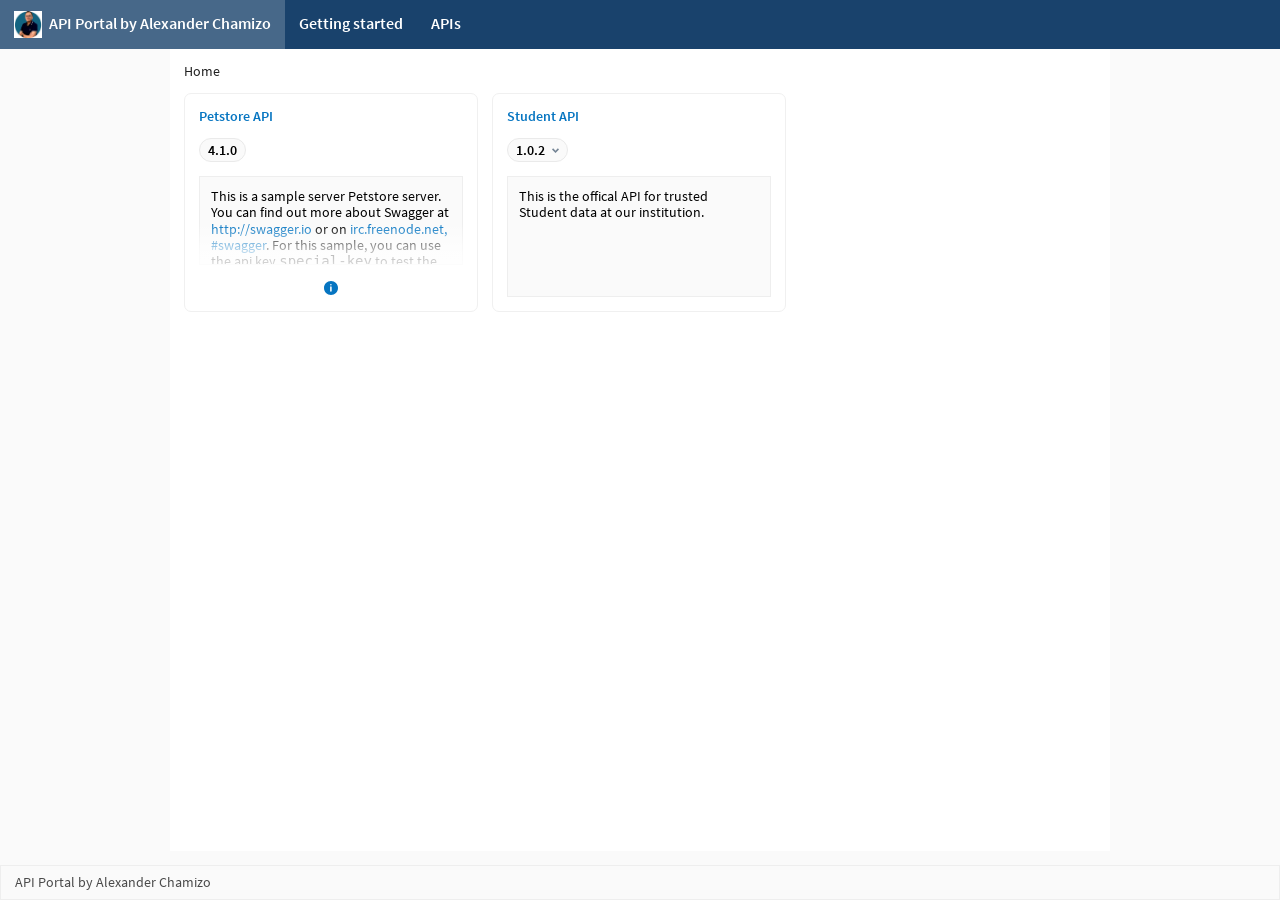
<file: index.html>
<!doctype html>
<html lang="en">
	<head>
	<meta name="generator" content="Hugo 0.126.1">


<meta charset="utf-8">
<title>Landing page</title><meta name="viewport" content="width=device-width, initial-scale=1" />

<meta property="og:title" content="Landing page" />
<meta property="og:type" content="website" />
<meta property="og:url" content="/">


<link rel="icon" href="./img/brand-logo.png" sizes="196x196" />
<link rel="apple-touch-icon" href="./img/brand-logo.png" sizes="196x196" />

<link rel="stylesheet" href="./css/full.min.e55d9236833ff9b3819e293fc402c2b5454b9015e74e6521a4916948975ee1f8.css" media="all" />


<meta name="theme-color" content="#fafafa" />
</head>
	<body class="home">
		<header class="header">


<ul class="header__menu">
  <li class="header__item">
    <a class="header__link header__brand  header__page--active" href="./"  aria-current="page">
      <span class="sr-only">Home</span>
      <span>API Portal by Alexander Chamizo</span>
    </a>
  </li>
<li class="header__item">
    <a href="./getting-started/" class="header__link"  >Getting started</a>
  </li>
<li class="header__item">
    <a href="./apis/" class="header__link"  >APIs</a>
  </li>
</ul>
</header>
		<main id="content">

<nav class="breadcrumb" aria-label="Breadcrumb">
	<ol class="breadcrumb__list">
		<li class="breadcrumb__item"><a href="./" class="breadcrumb__element">Home</a></li>
</ol>
</nav>


<div class="api-container">
        <article class="api">
                <h2 class="api__title"><a href="./apis/petstore-api/4.1.0/" class="api__link">Petstore API</a></h2>
                

<div class="dropdown api__list"><span class="btn btn__version api__version--selected">4.1.0</span>
</div>
<div id="tooltip_api__description__0" class="api__description wysiwyg js-tooltip-content">This is a sample server Petstore server.  You can find out more about Swagger at <a href="http://swagger.io">http://swagger.io</a> or on <a href="http://swagger.io/irc/">irc.freenode.net, #swagger</a>.  For this sample, you can use the api key <code>special-key</code> to test the authorization filters.</div>
                <div class="api__description_expanded_container">
                    <button type="button" class="btn--description-expanded tooltip js-tooltip-trigger js-api-description-expanded invisible" aria-expanded="false" aria-haspopup="true" aria-controls="tooltip_api__description__0">
                        <svg class="tooltip__icon" viewBox="0 0 16 16" aria-hidden="true"><g><path d="M8,0 C12.418278,0 16,3.581722 16,8 C16,12.418278 12.418278,16 8,16 C3.581722,16 0,12.418278 0,8 C0,3.581722 3.581722,0 8,0 Z M7.88888889,6.11262338 C7.39796911,6.11262338 7,6.51059249 7,7.00151227 L7,11.4459567 C7,11.9368765 7.39796911,12.3348456 7.88888889,12.3348456 C8.37980867,12.3348456 8.77777778,11.9368765 8.77777778,11.4459567 L8.77777778,7.00151227 C8.77777778,6.51059249 8.37980867,6.11262338 7.88888889,6.11262338 Z M7.88888889,3.44293218 C7.39796911,3.44293218 7,3.84090129 7,4.33182107 C7,4.82274084 7.39796911,5.22070996 7.88888889,5.22070996 C8.37980867,5.22070996 8.77777778,4.82274084 8.77777778,4.33182107 C8.77777778,3.84090129 8.37980867,3.44293218 7.88888889,3.44293218 Z"></path></g></svg>
                    </button>
                </div>
            </article>
        <article class="api">
                <h2 class="api__title"><a href="./apis/student-api/1.0.2/" class="api__link">Student API</a></h2>
                

<div class="dropdown api__list"><button type="button" class="btn btn__version js-dropdown" aria-controls="versions_71031901694a802954df193b15aa4fb5" aria-haspopup="true" aria-expanded="false">
    <span class="api__version--selected">1.0.2</span>
    <svg viewBox="0 0 16 16" aria-hidden="true" class="dropdown__icon btn__version--icon"><path d="M8 13.6l-8-8L2.6 3 8 8.4 13.4 3 16 5.6z"></path></svg>
  </button>
  <div id="versions_71031901694a802954df193b15aa4fb5" role="menu" class="dropdown__content" hidden>
  <a href="./apis/student-api/1.0.0/" role="menuitem" class="dropdown__item" tabindex="-1">1.0.0</a>
  <a href="./apis/student-api/1.0.1/" role="menuitem" class="dropdown__item" tabindex="-1">1.0.1</a>
  <a href="./apis/student-api/1.0.2/" role="menuitem" class="dropdown__item dropdown__item--selected" aria-current="page" tabindex="-1">1.0.2</a>
  </div>
</div>
<div id="tooltip_api__description__1" class="api__description wysiwyg js-tooltip-content">This is the offical API for trusted Student data at our institution.</div>
                <div class="api__description_expanded_container">
                    <button type="button" class="btn--description-expanded tooltip js-tooltip-trigger js-api-description-expanded invisible" aria-expanded="false" aria-haspopup="true" aria-controls="tooltip_api__description__1">
                        <svg class="tooltip__icon" viewBox="0 0 16 16" aria-hidden="true"><g><path d="M8,0 C12.418278,0 16,3.581722 16,8 C16,12.418278 12.418278,16 8,16 C3.581722,16 0,12.418278 0,8 C0,3.581722 3.581722,0 8,0 Z M7.88888889,6.11262338 C7.39796911,6.11262338 7,6.51059249 7,7.00151227 L7,11.4459567 C7,11.9368765 7.39796911,12.3348456 7.88888889,12.3348456 C8.37980867,12.3348456 8.77777778,11.9368765 8.77777778,11.4459567 L8.77777778,7.00151227 C8.77777778,6.51059249 8.37980867,6.11262338 7.88888889,6.11262338 Z M7.88888889,3.44293218 C7.39796911,3.44293218 7,3.84090129 7,4.33182107 C7,4.82274084 7.39796911,5.22070996 7.88888889,5.22070996 C8.37980867,5.22070996 8.77777778,4.82274084 8.77777778,4.33182107 C8.77777778,3.84090129 8.37980867,3.44293218 7.88888889,3.44293218 Z"></path></g></svg>
                    </button>
                </div>
            </article>
        </div>
</main>
		<footer class="footer">


<span>API Portal by Alexander Chamizo</span>
</footer>
		
		<script async src="./js/apis.min.0af8c111f772d278d2fbde38fa252ca44e9268c68955afb4aa5b85633382efb3.js"></script>
	</body>
</html>
</file>
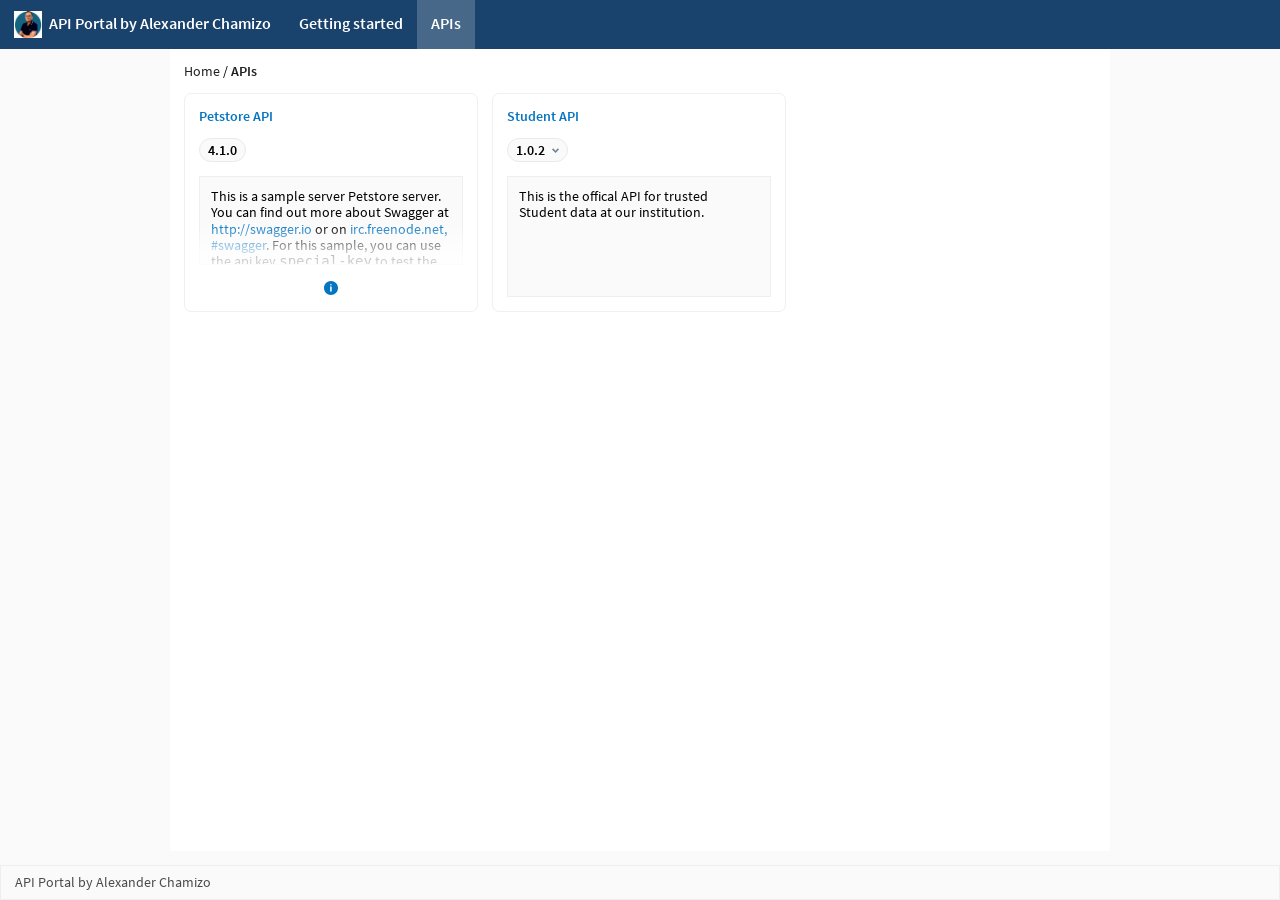
<file: apis/index.html>
<!doctype html>
<html lang="en">
  <head>


<meta charset="utf-8">
<title>APIs list</title><meta name="description" content="List of APIs" /><meta name="viewport" content="width=device-width, initial-scale=1" />

<meta property="og:title" content="APIs list" />
<meta property="og:type" content="website" />
<meta property="og:url" content="/apis/">


<link rel="icon" href="../img/brand-logo.png" sizes="196x196" />
<link rel="apple-touch-icon" href="../img/brand-logo.png" sizes="196x196" />

<link rel="stylesheet" href="../css/full.min.e55d9236833ff9b3819e293fc402c2b5454b9015e74e6521a4916948975ee1f8.css" media="all" />


<meta name="theme-color" content="#fafafa" />
</head>
  <body class="api-list">
    <header class="header">


<ul class="header__menu">
  <li class="header__item">
    <a class="header__link header__brand " href="../" >
      <span class="sr-only">Home</span>
      <span>API Portal by Alexander Chamizo</span>
    </a>
  </li>
<li class="header__item">
    <a href="../getting-started/" class="header__link"  >Getting started</a>
  </li>
<li class="header__item">
    <a href="../apis/" class="header__link header__page--active"   aria-current="page">APIs</a>
  </li>
</ul>
</header>

    <main id="content">
      <h1 class="sr-only">API list</h1>


<nav class="breadcrumb" aria-label="Breadcrumb">
	<ol class="breadcrumb__list">
		<li class="breadcrumb__item"><a href="../" class="breadcrumb__element">Home</a></li>
    <li class="breadcrumb__item"><span class="breadcrumb__separator" aria-hidden="true"> / </span><a aria-current="page" href="../apis/" class="breadcrumb__element">APIs</a></li>
</ol>
</nav>


<div class="api-container">
        <article class="api">
                <h2 class="api__title"><a href="../apis/petstore-api/4.1.0/" class="api__link">Petstore API</a></h2>
                

<div class="dropdown api__list"><span class="btn btn__version api__version--selected">4.1.0</span>
</div>
<div id="tooltip_api__description__0" class="api__description wysiwyg js-tooltip-content">This is a sample server Petstore server.  You can find out more about Swagger at <a href="http://swagger.io">http://swagger.io</a> or on <a href="http://swagger.io/irc/">irc.freenode.net, #swagger</a>.  For this sample, you can use the api key <code>special-key</code> to test the authorization filters.</div>
                <div class="api__description_expanded_container">
                    <button type="button" class="btn--description-expanded tooltip js-tooltip-trigger js-api-description-expanded invisible" aria-expanded="false" aria-haspopup="true" aria-controls="tooltip_api__description__0">
                        <svg class="tooltip__icon" viewBox="0 0 16 16" aria-hidden="true"><g><path d="M8,0 C12.418278,0 16,3.581722 16,8 C16,12.418278 12.418278,16 8,16 C3.581722,16 0,12.418278 0,8 C0,3.581722 3.581722,0 8,0 Z M7.88888889,6.11262338 C7.39796911,6.11262338 7,6.51059249 7,7.00151227 L7,11.4459567 C7,11.9368765 7.39796911,12.3348456 7.88888889,12.3348456 C8.37980867,12.3348456 8.77777778,11.9368765 8.77777778,11.4459567 L8.77777778,7.00151227 C8.77777778,6.51059249 8.37980867,6.11262338 7.88888889,6.11262338 Z M7.88888889,3.44293218 C7.39796911,3.44293218 7,3.84090129 7,4.33182107 C7,4.82274084 7.39796911,5.22070996 7.88888889,5.22070996 C8.37980867,5.22070996 8.77777778,4.82274084 8.77777778,4.33182107 C8.77777778,3.84090129 8.37980867,3.44293218 7.88888889,3.44293218 Z"></path></g></svg>
                    </button>
                </div>
            </article>
        <article class="api">
                <h2 class="api__title"><a href="../apis/student-api/1.0.2/" class="api__link">Student API</a></h2>
                

<div class="dropdown api__list"><button type="button" class="btn btn__version js-dropdown" aria-controls="versions_1fb3014a4605d590a19174b1352f89a9" aria-haspopup="true" aria-expanded="false">
    <span class="api__version--selected">1.0.2</span>
    <svg viewBox="0 0 16 16" aria-hidden="true" class="dropdown__icon btn__version--icon"><path d="M8 13.6l-8-8L2.6 3 8 8.4 13.4 3 16 5.6z"></path></svg>
  </button>
  <div id="versions_1fb3014a4605d590a19174b1352f89a9" role="menu" class="dropdown__content" hidden>
  <a href="../apis/student-api/1.0.0/" role="menuitem" class="dropdown__item" tabindex="-1">1.0.0</a>
  <a href="../apis/student-api/1.0.1/" role="menuitem" class="dropdown__item" tabindex="-1">1.0.1</a>
  <a href="../apis/student-api/1.0.2/" role="menuitem" class="dropdown__item dropdown__item--selected" aria-current="page" tabindex="-1">1.0.2</a>
  </div>
</div>
<div id="tooltip_api__description__1" class="api__description wysiwyg js-tooltip-content">This is the offical API for trusted Student data at our institution.</div>
                <div class="api__description_expanded_container">
                    <button type="button" class="btn--description-expanded tooltip js-tooltip-trigger js-api-description-expanded invisible" aria-expanded="false" aria-haspopup="true" aria-controls="tooltip_api__description__1">
                        <svg class="tooltip__icon" viewBox="0 0 16 16" aria-hidden="true"><g><path d="M8,0 C12.418278,0 16,3.581722 16,8 C16,12.418278 12.418278,16 8,16 C3.581722,16 0,12.418278 0,8 C0,3.581722 3.581722,0 8,0 Z M7.88888889,6.11262338 C7.39796911,6.11262338 7,6.51059249 7,7.00151227 L7,11.4459567 C7,11.9368765 7.39796911,12.3348456 7.88888889,12.3348456 C8.37980867,12.3348456 8.77777778,11.9368765 8.77777778,11.4459567 L8.77777778,7.00151227 C8.77777778,6.51059249 8.37980867,6.11262338 7.88888889,6.11262338 Z M7.88888889,3.44293218 C7.39796911,3.44293218 7,3.84090129 7,4.33182107 C7,4.82274084 7.39796911,5.22070996 7.88888889,5.22070996 C8.37980867,5.22070996 8.77777778,4.82274084 8.77777778,4.33182107 C8.77777778,3.84090129 8.37980867,3.44293218 7.88888889,3.44293218 Z"></path></g></svg>
                    </button>
                </div>
            </article>
        </div>
</main>

    <footer class="footer">


<span>API Portal by Alexander Chamizo</span>
</footer>

    
    <script type="module" src="../js/apis.min.0af8c111f772d278d2fbde38fa252ca44e9268c68955afb4aa5b85633382efb3.js"></script>
  </body>
</html>
</file>
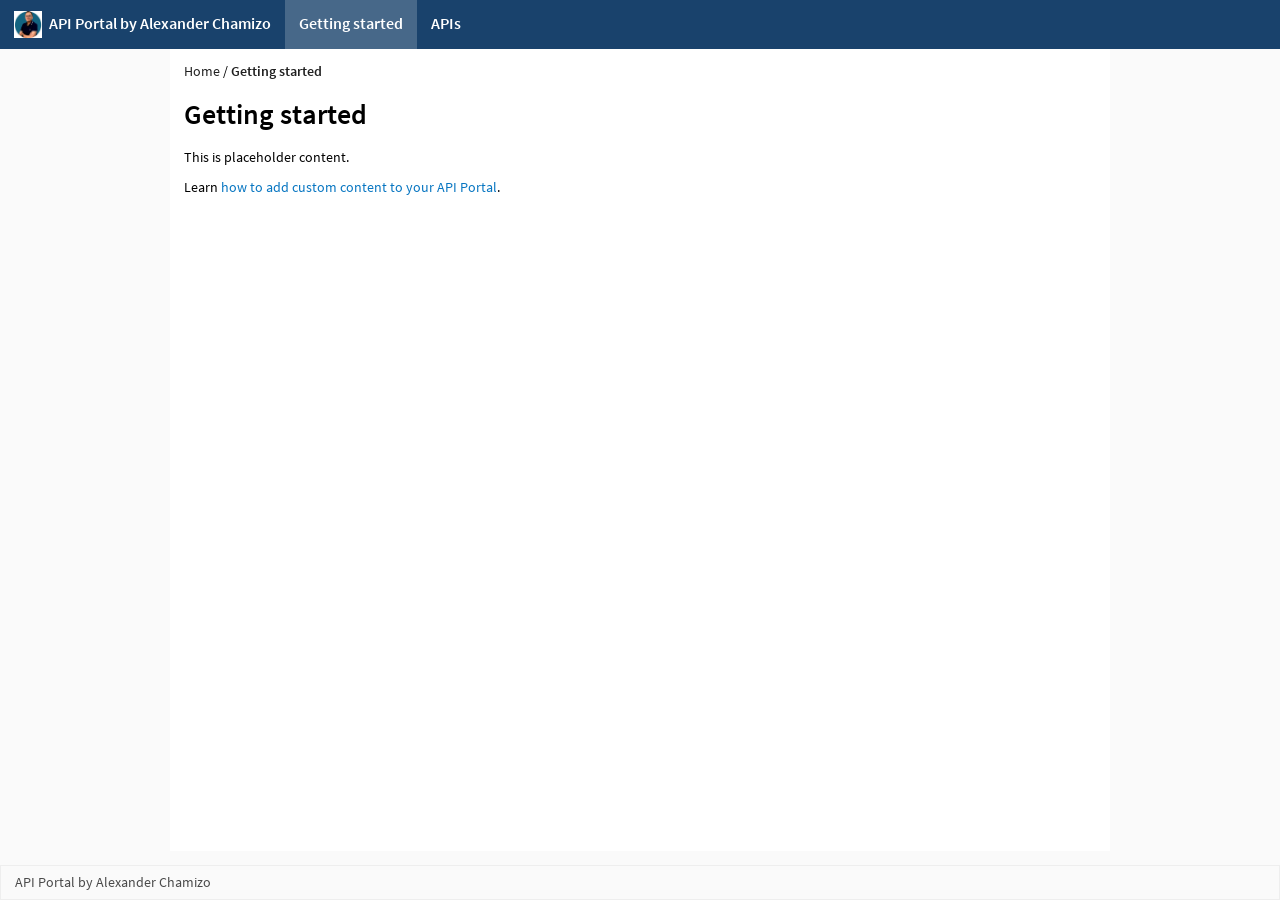
<file: getting-started/index.html>
<!doctype html>
<html lang="en">
	<head>


<meta charset="utf-8">
<title>Getting started</title><meta name="viewport" content="width=device-width, initial-scale=1" />

<meta property="og:title" content="Getting started" />
<meta property="og:type" content="website" />
<meta property="og:url" content="/getting-started/">


<link rel="icon" href="../img/brand-logo.png" sizes="196x196" />
<link rel="apple-touch-icon" href="../img/brand-logo.png" sizes="196x196" />

<link rel="stylesheet" href="../css/full.min.e55d9236833ff9b3819e293fc402c2b5454b9015e74e6521a4916948975ee1f8.css" media="all" />


<meta name="theme-color" content="#fafafa" />
</head>
	<body class="container">
		<header class="header">


<ul class="header__menu">
  <li class="header__item">
    <a class="header__link header__brand " href="../" >
      <span class="sr-only">Home</span>
      <span>API Portal by Alexander Chamizo</span>
    </a>
  </li>
<li class="header__item">
    <a href="../getting-started/" class="header__link header__page--active"   aria-current="page">Getting started</a>
  </li>
<li class="header__item">
    <a href="../apis/" class="header__link"  >APIs</a>
  </li>
</ul>
</header>
		<main id="content" class="wysiwyg">


<nav class="breadcrumb" aria-label="Breadcrumb">
	<ol class="breadcrumb__list">
		<li class="breadcrumb__item"><a href="../" class="breadcrumb__element">Home</a></li>
<li class="breadcrumb__item"><span class="breadcrumb__separator" aria-hidden="true"> / </span><a aria-current="page" href="../getting-started/" class="breadcrumb__element">Getting started</a></li>
    </ol>
</nav>
<h1 id="getting-started">Getting started</h1>
<p>This is placeholder content.</p>
<p>Learn <a href="https://help.talend.com/access/sources/content/topic?pageid=designer_portal_organize_add_content&EnrichVersion=Cloud&afs:lang=en">how to add custom content to your API Portal</a>.</p>
</main>
		<footer class="footer">


<span>API Portal by Alexander Chamizo</span>
</footer>
	</body>
</html>
</file>
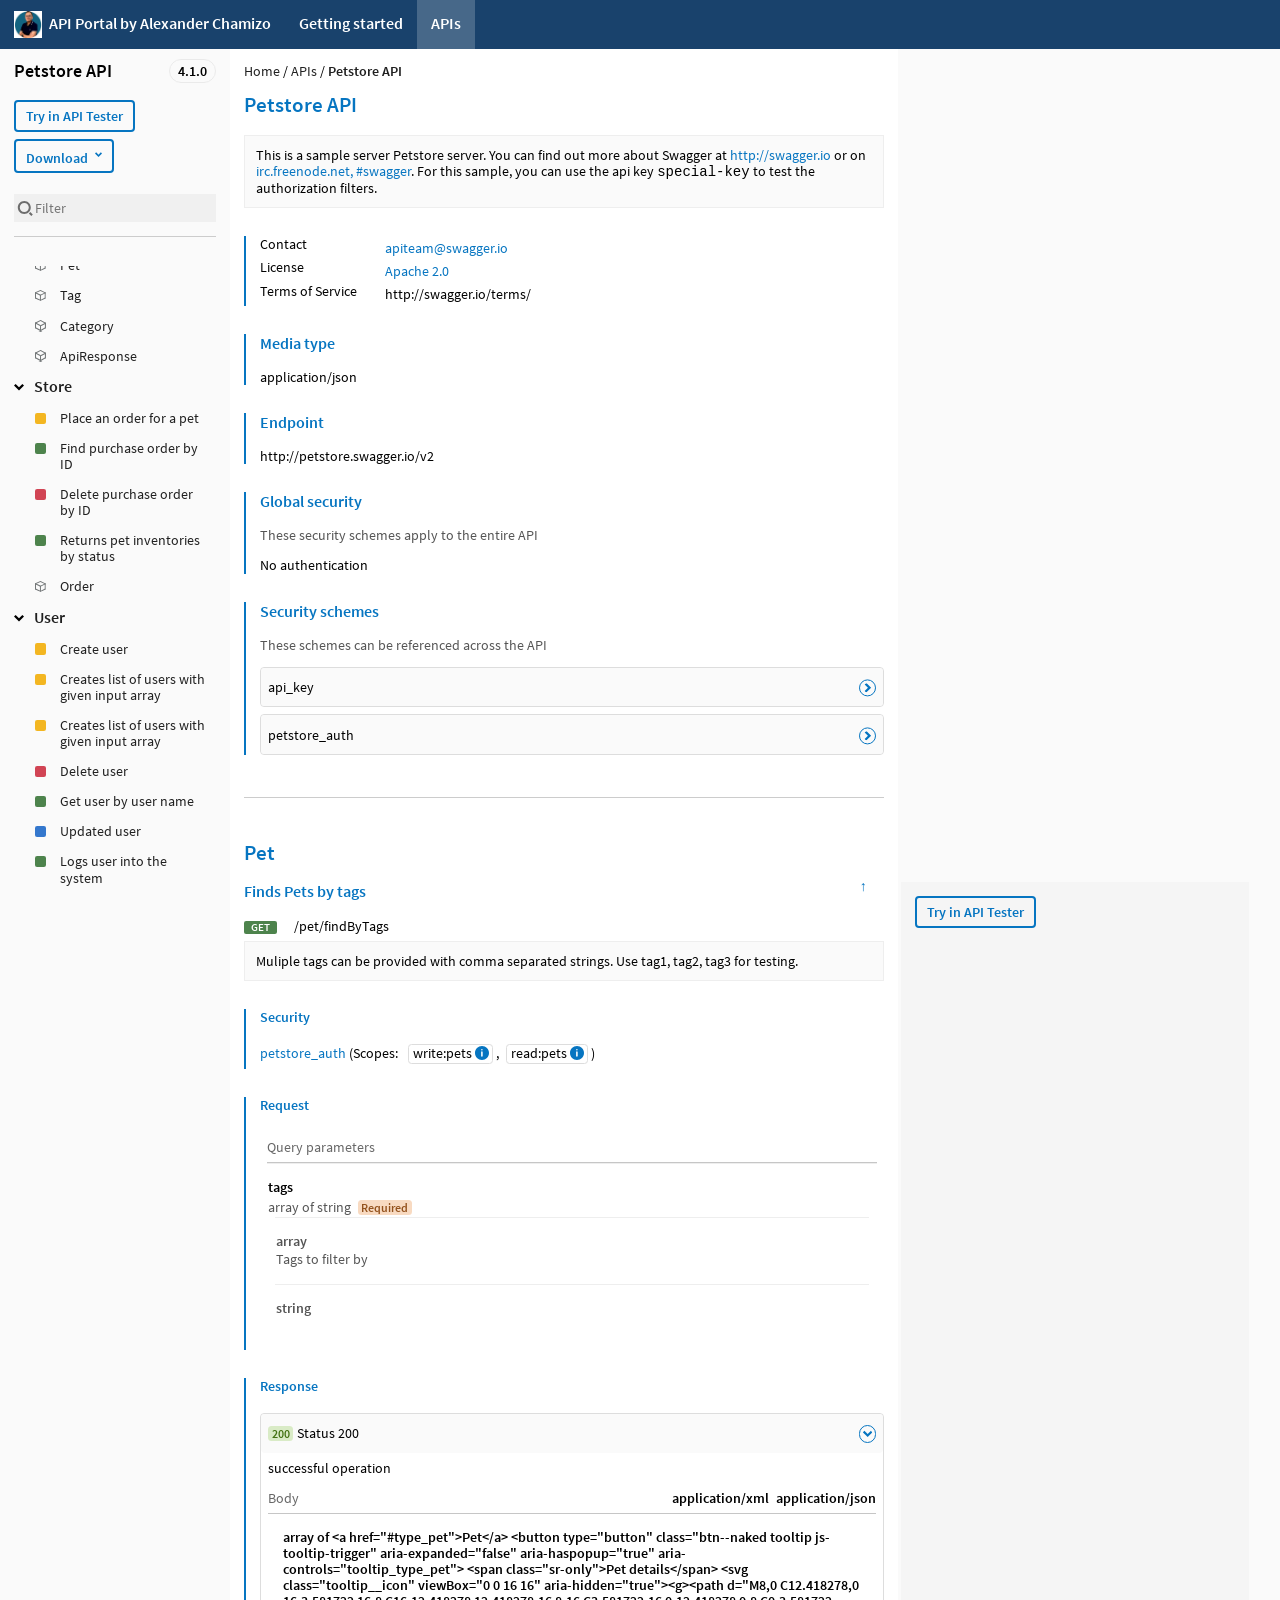
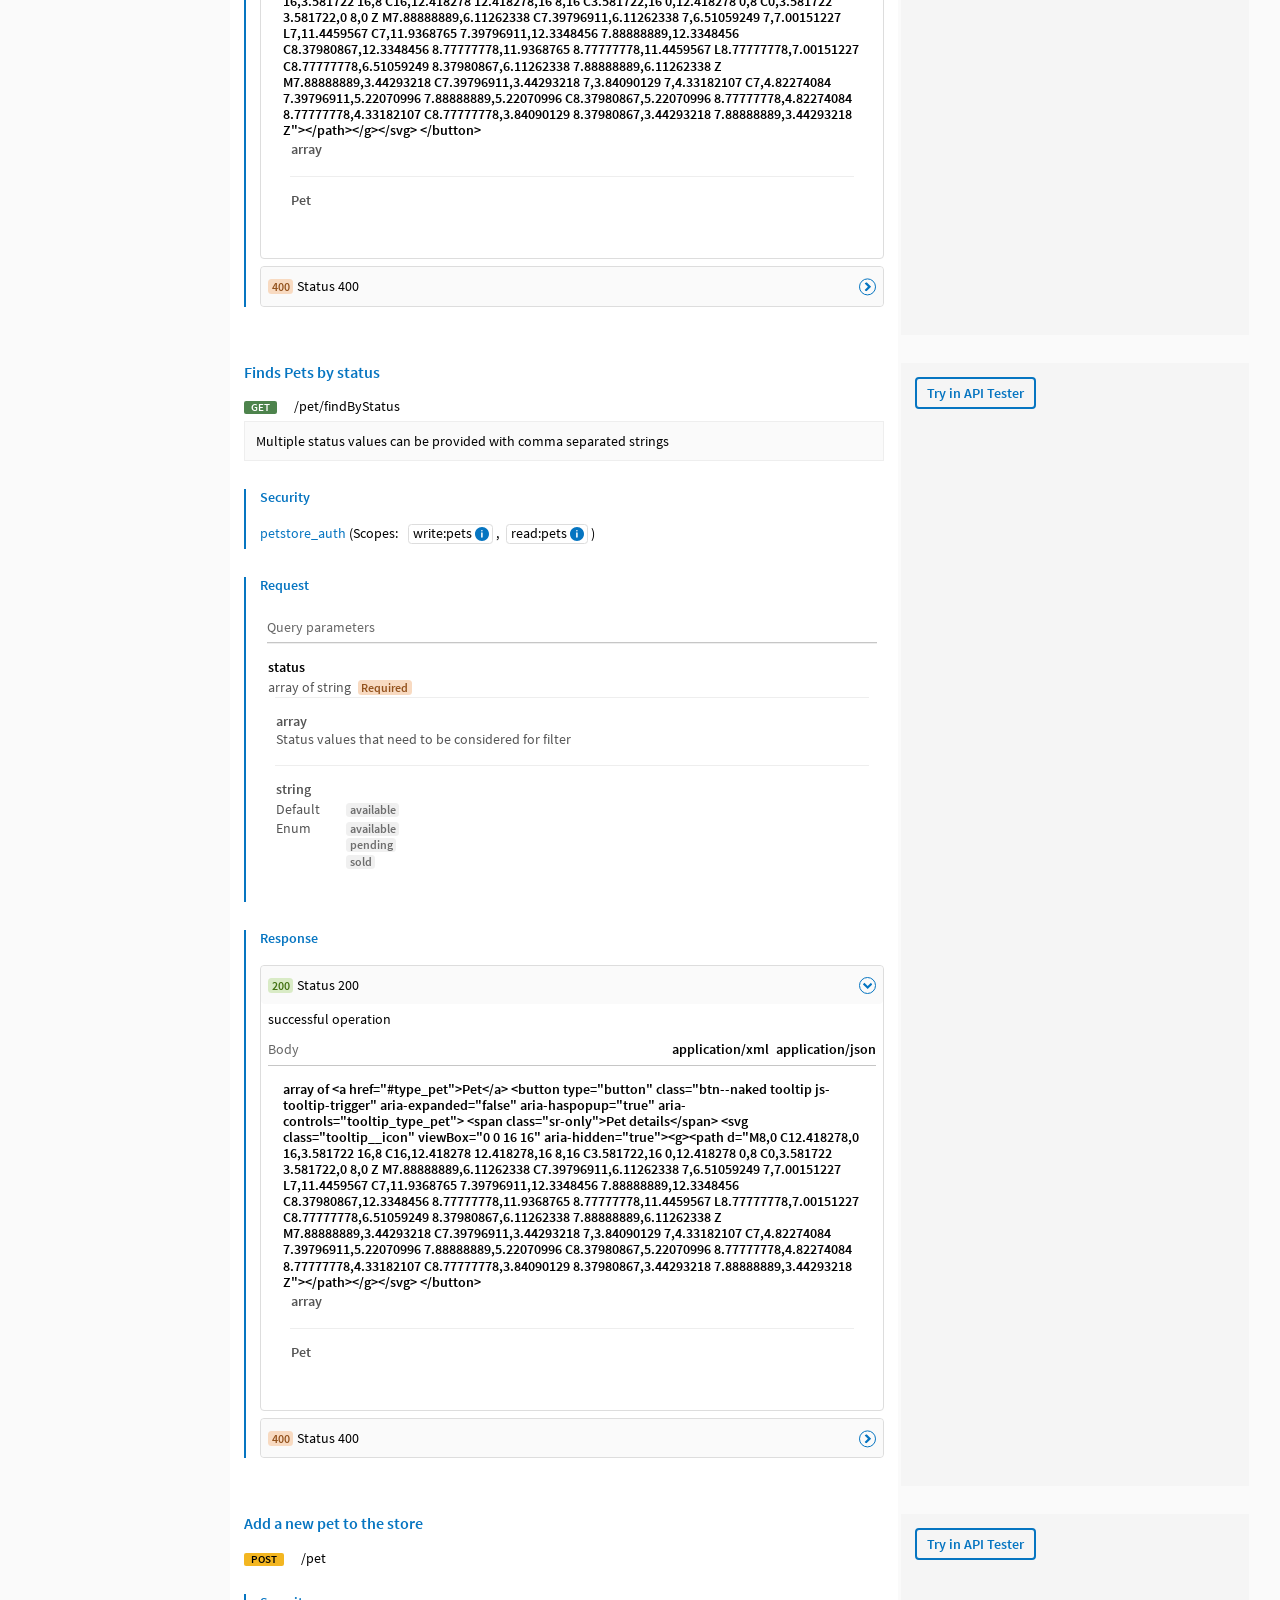
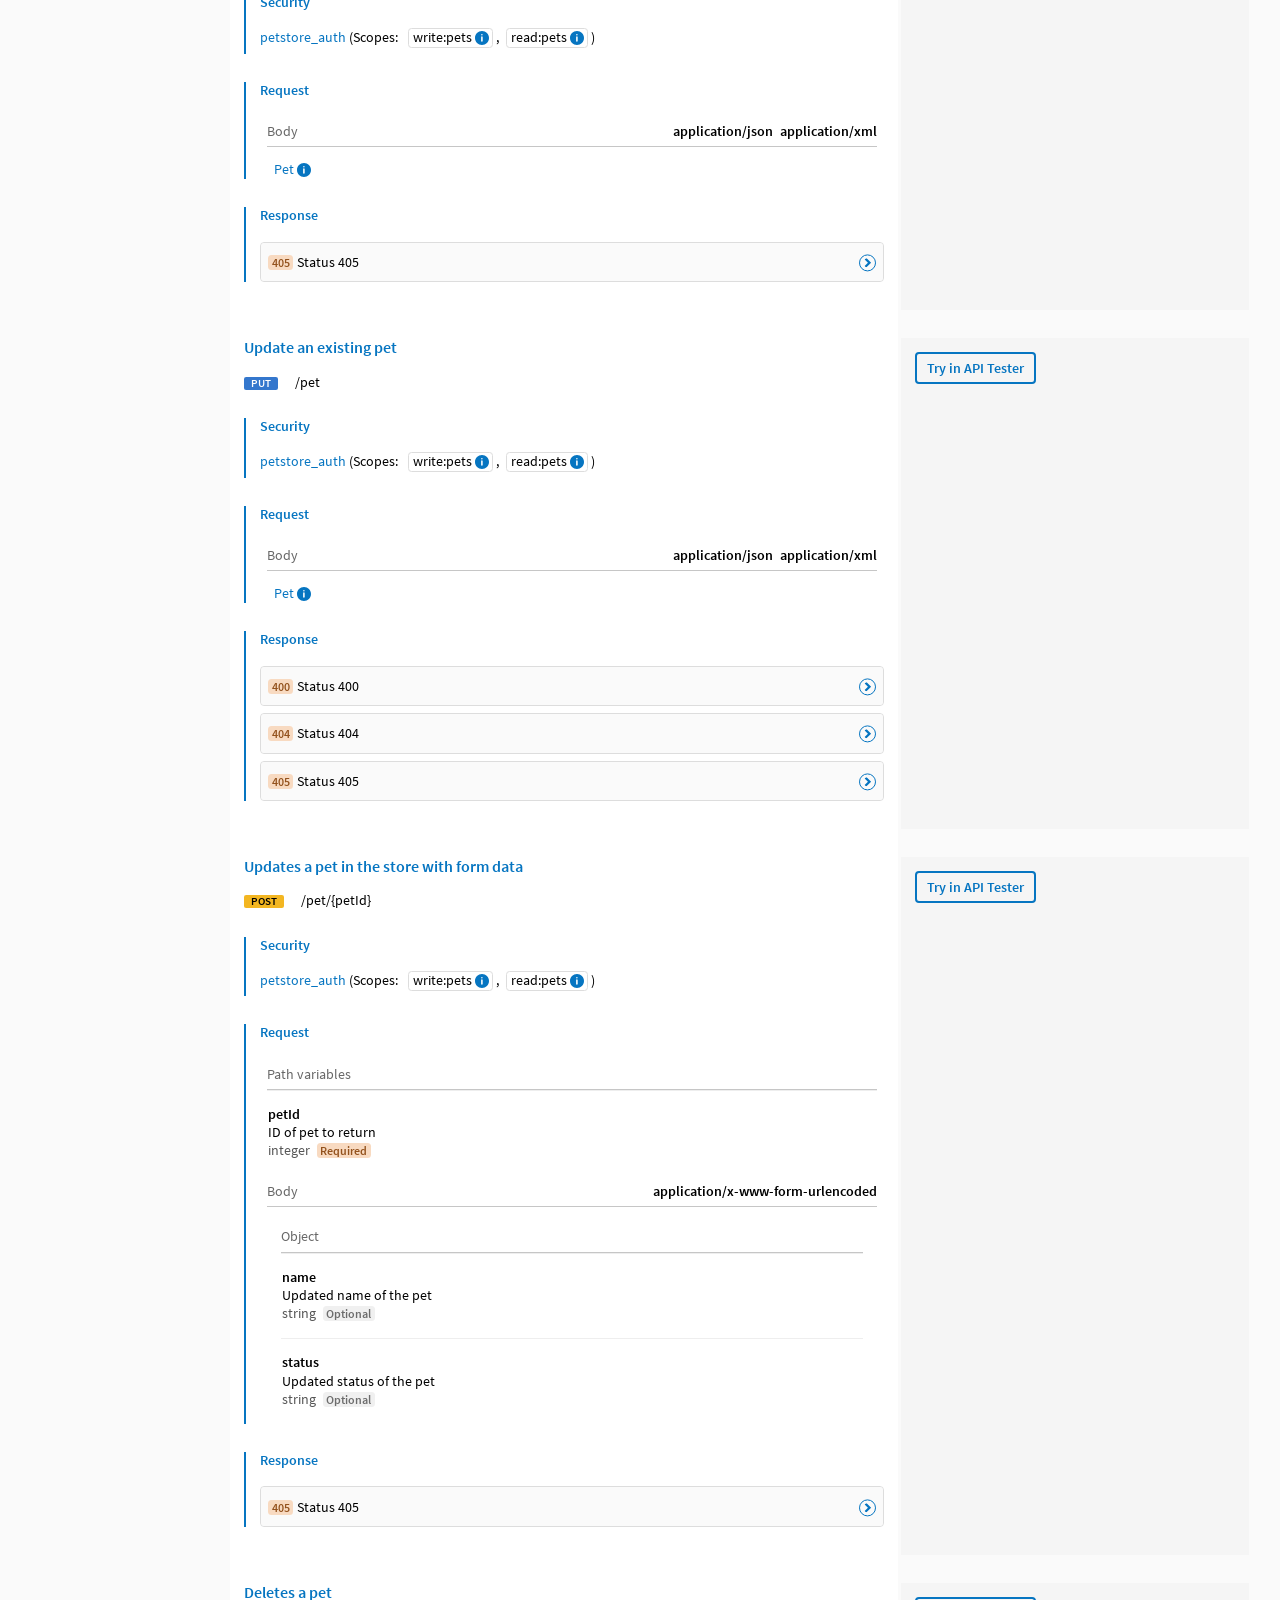
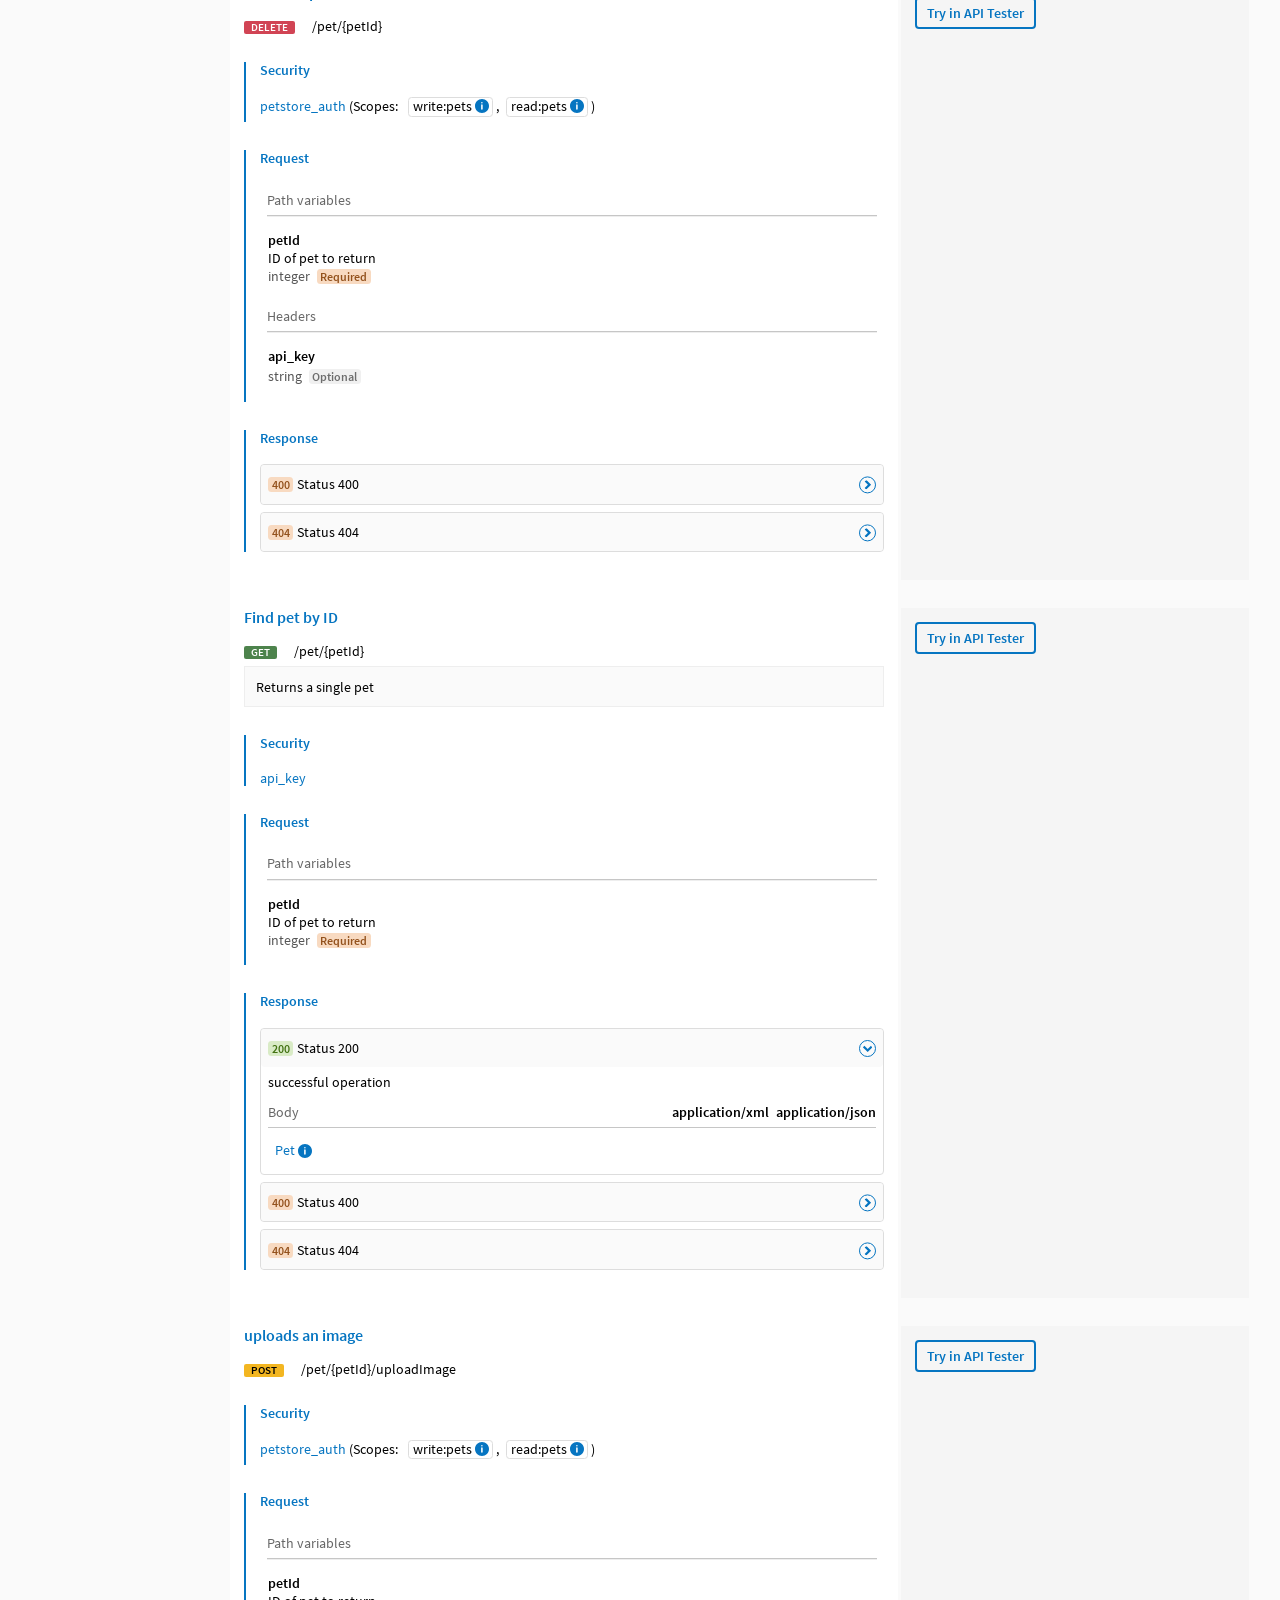
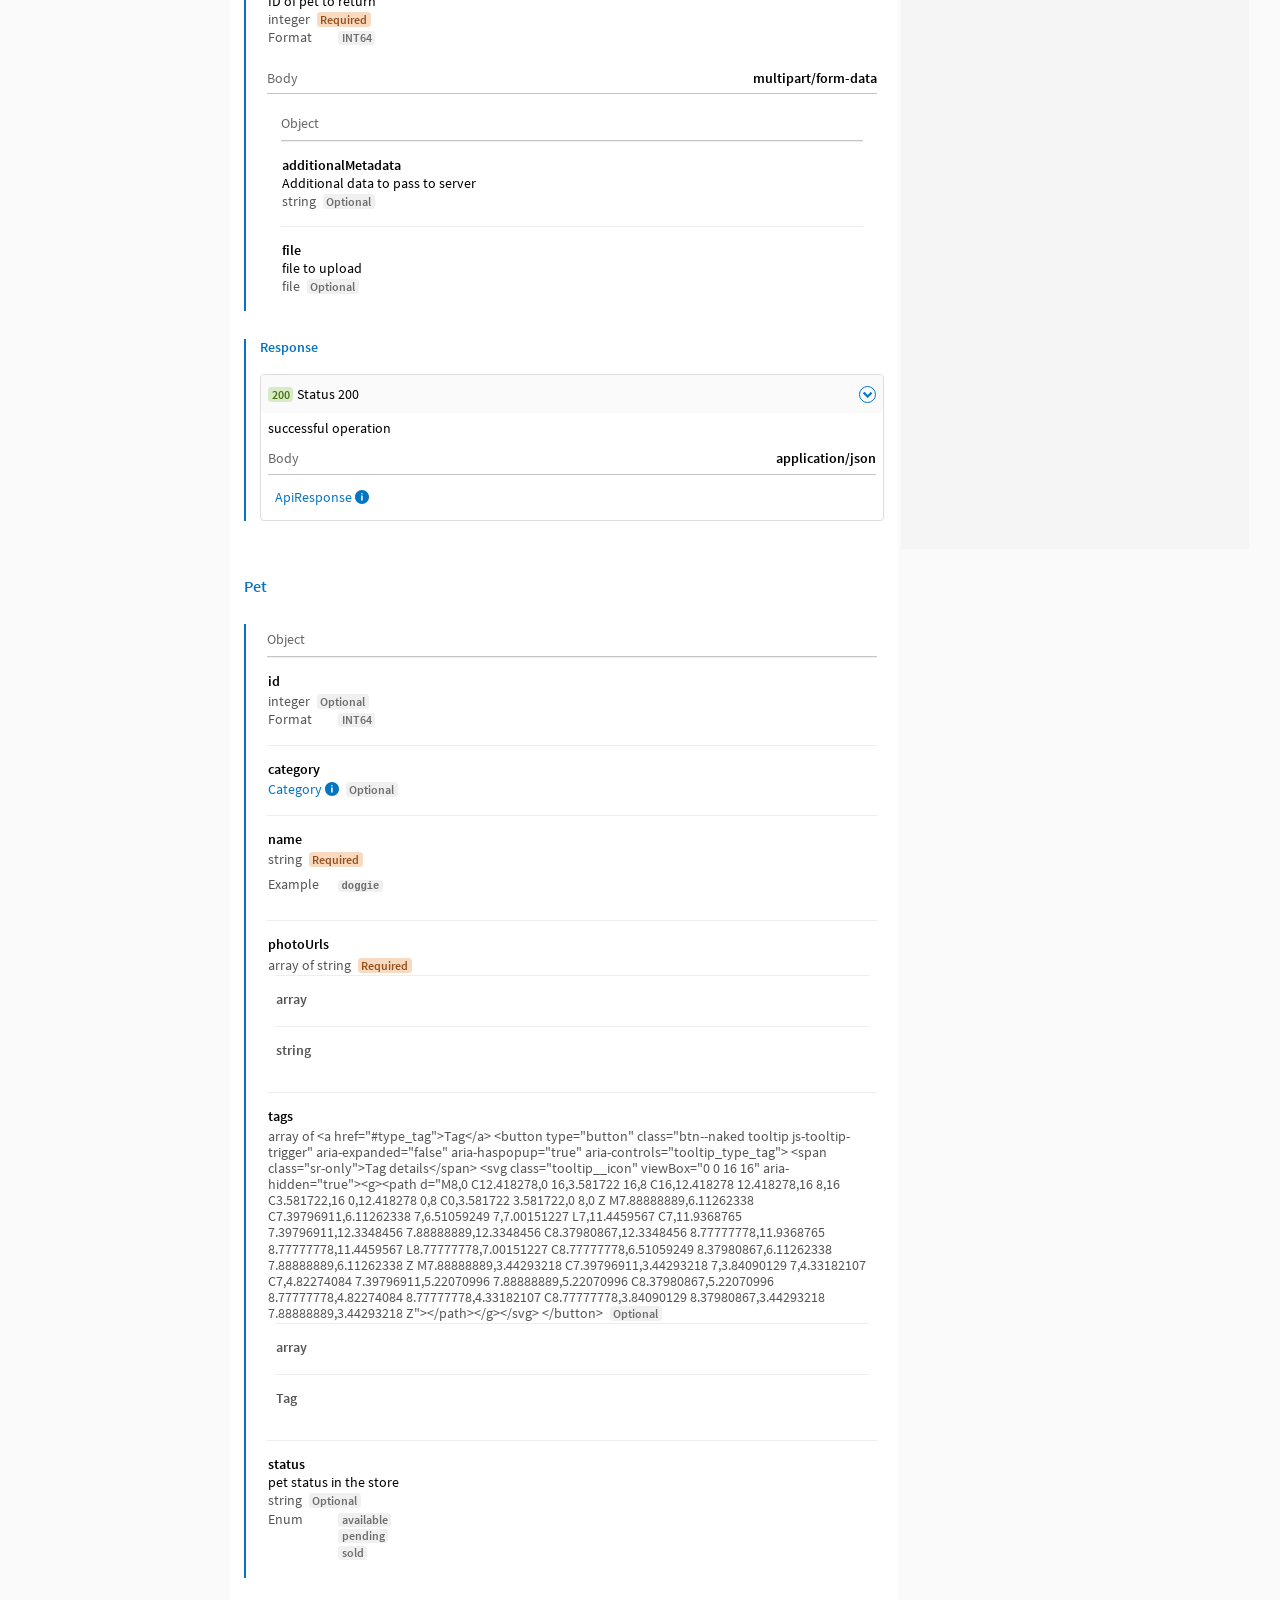
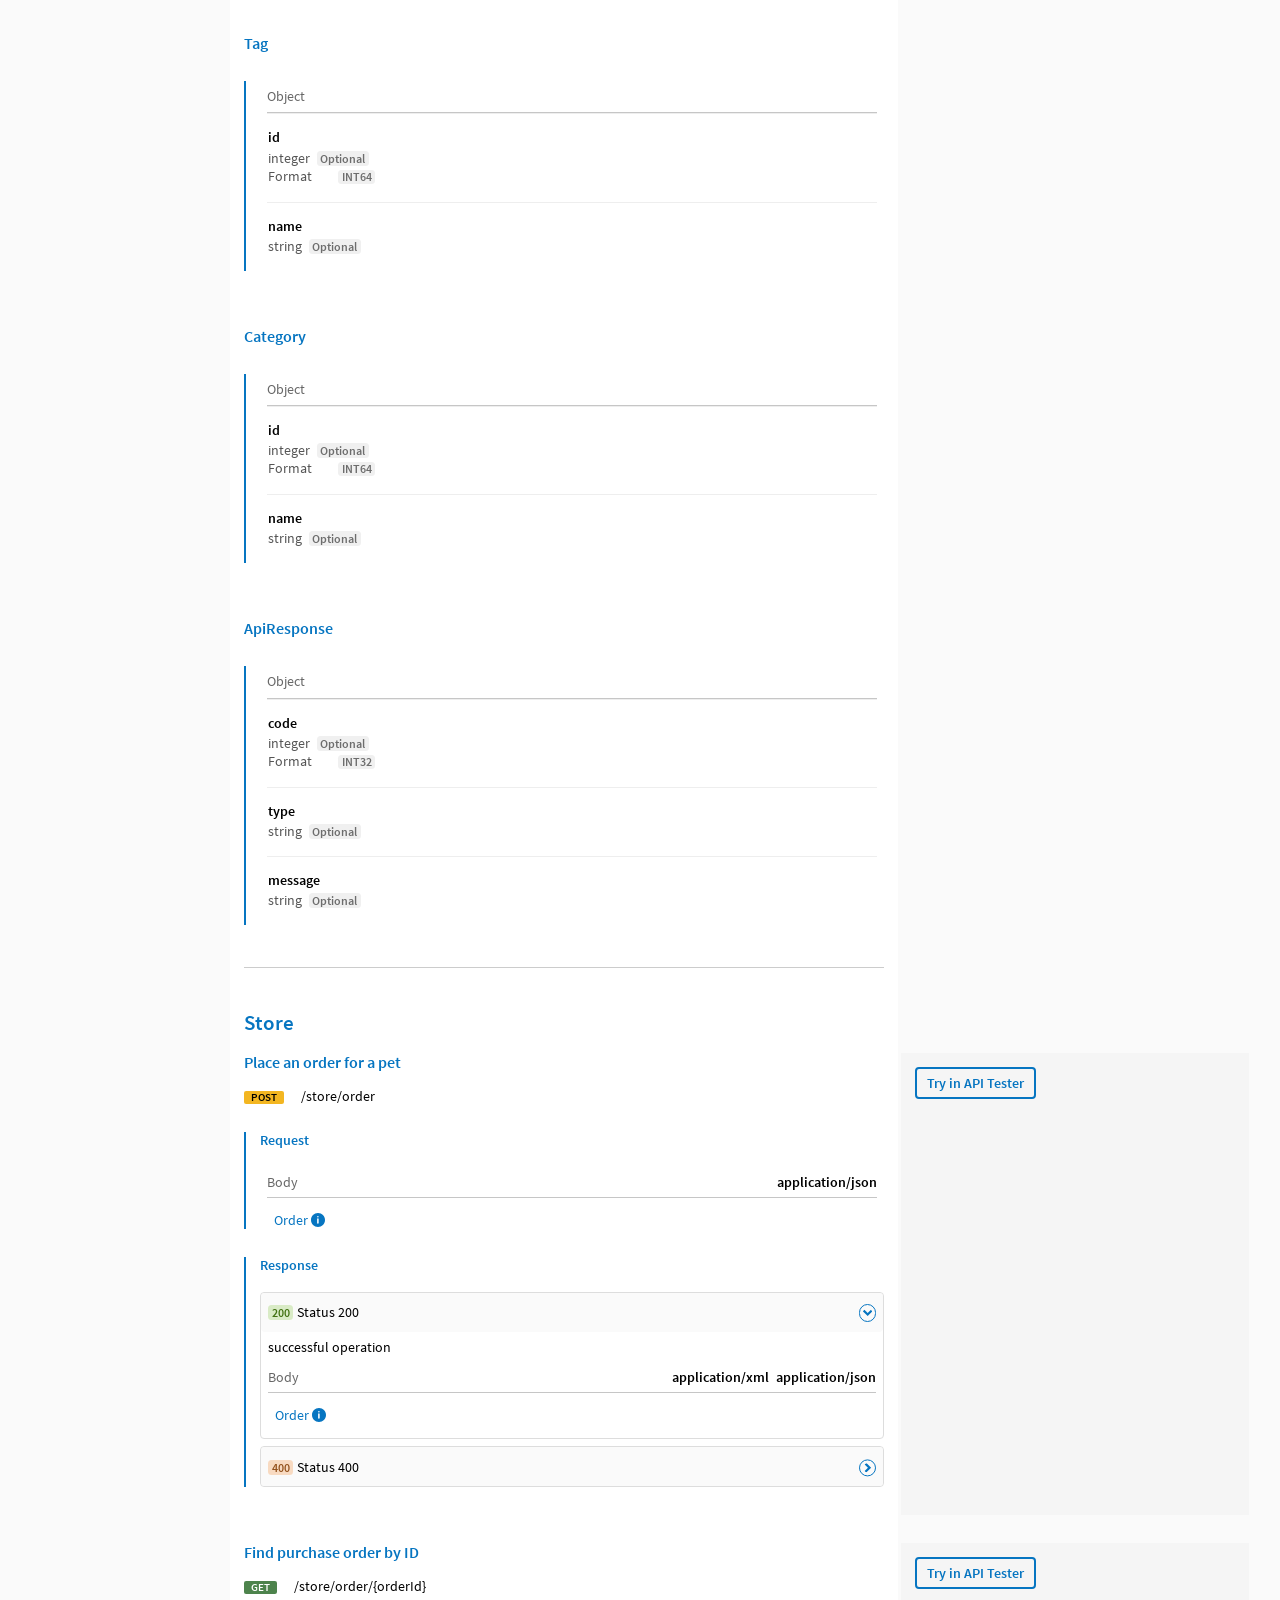
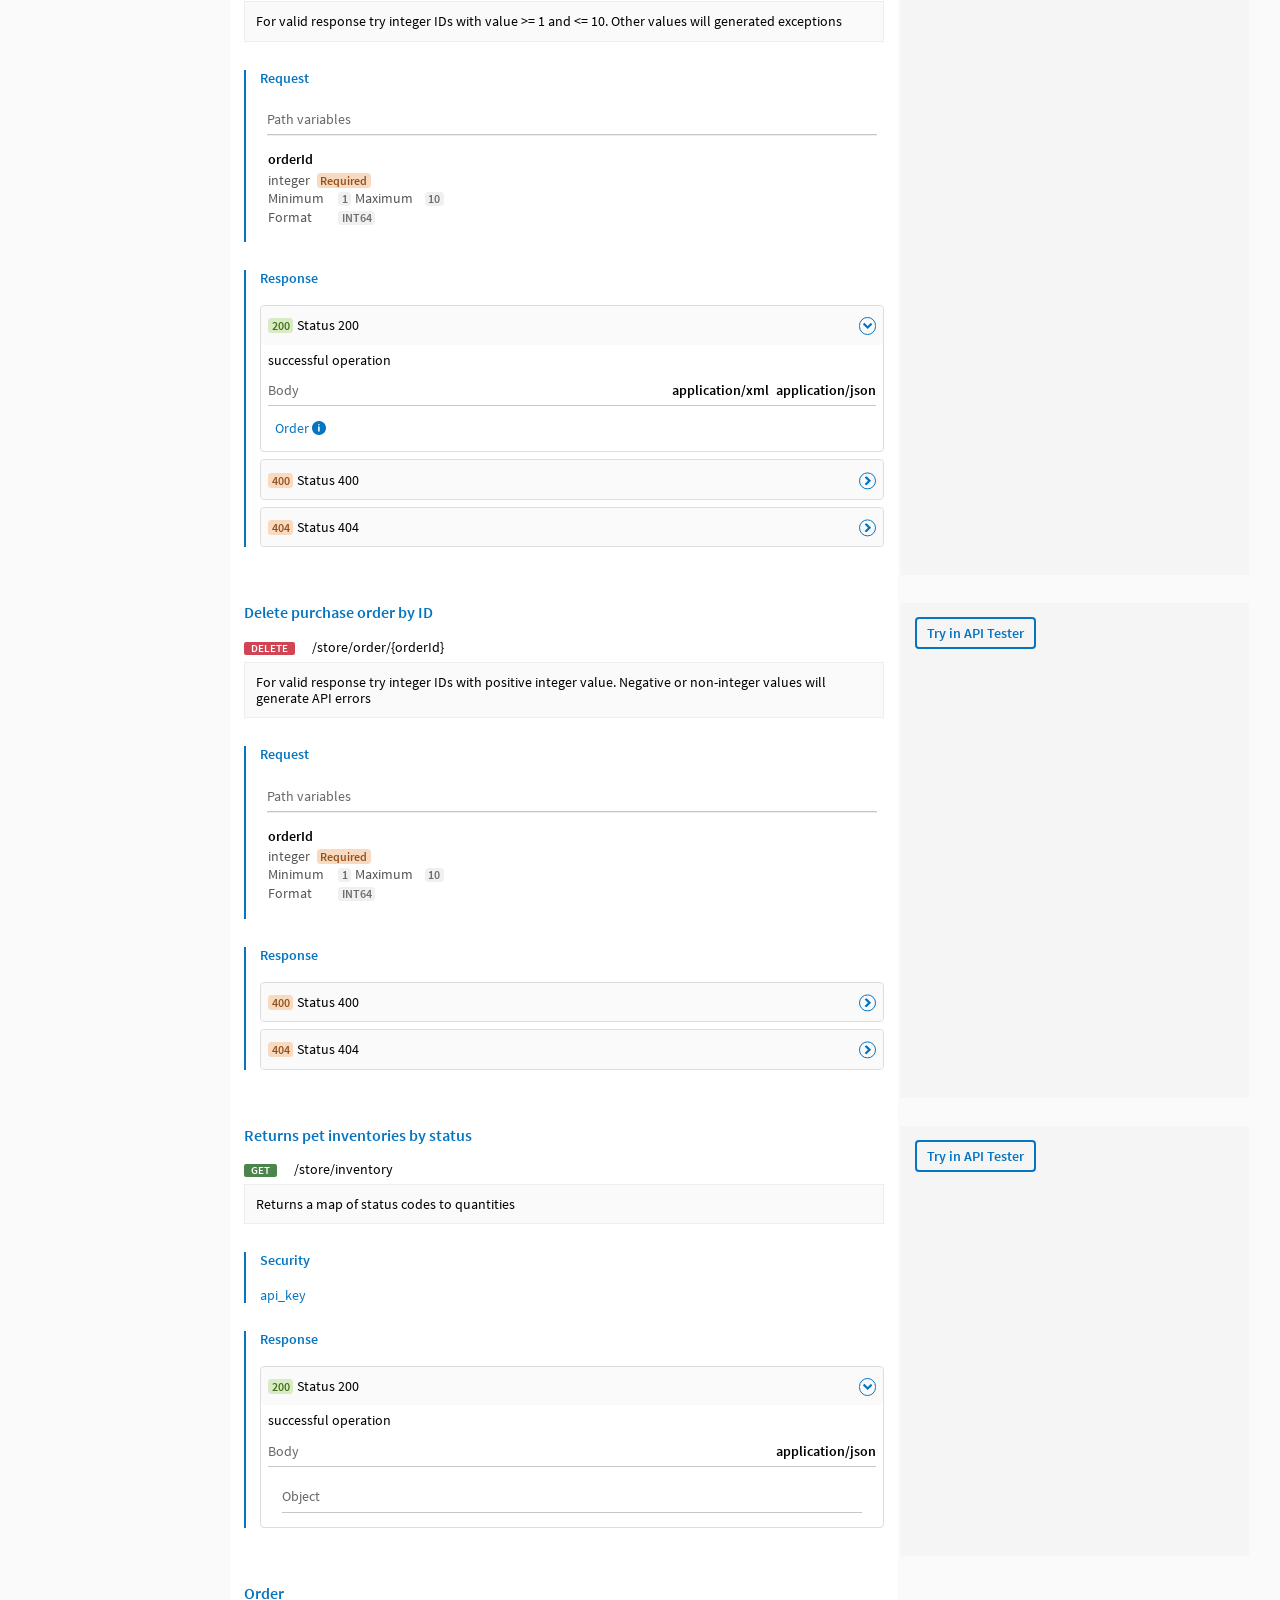
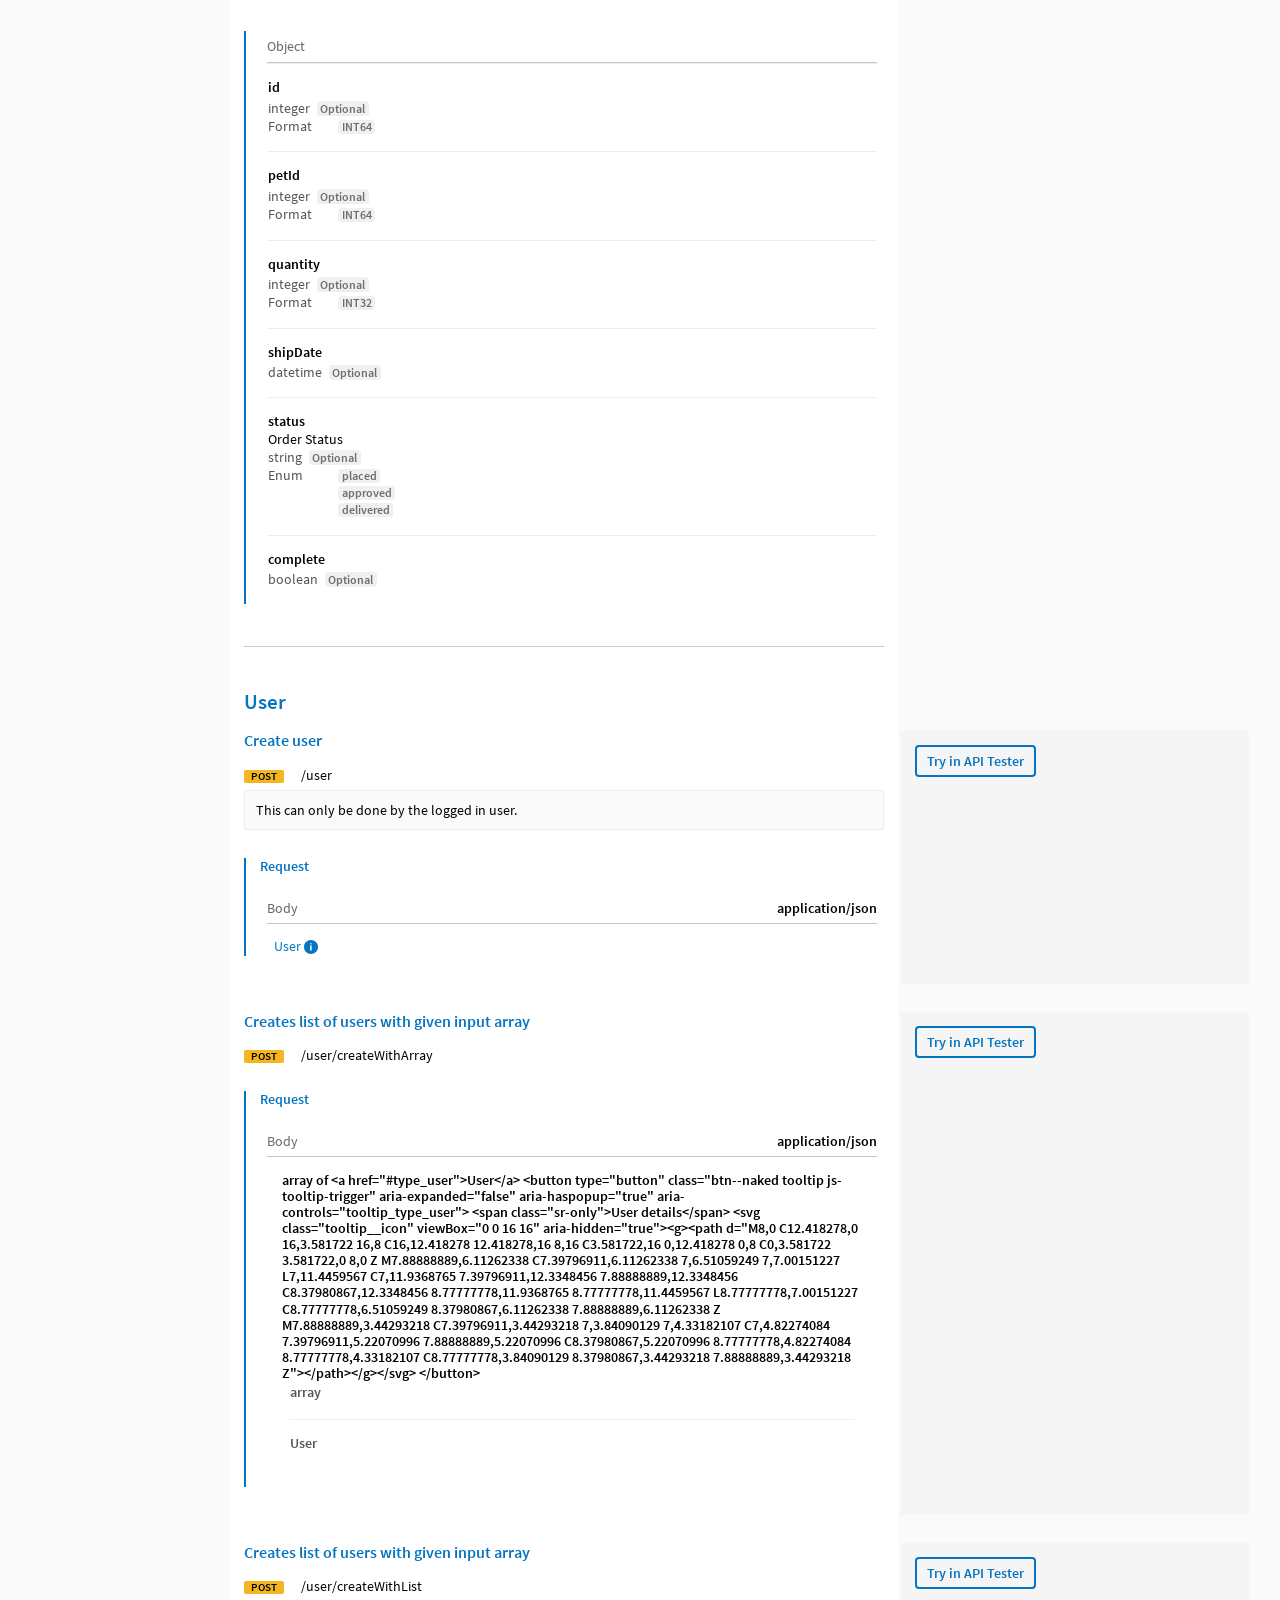
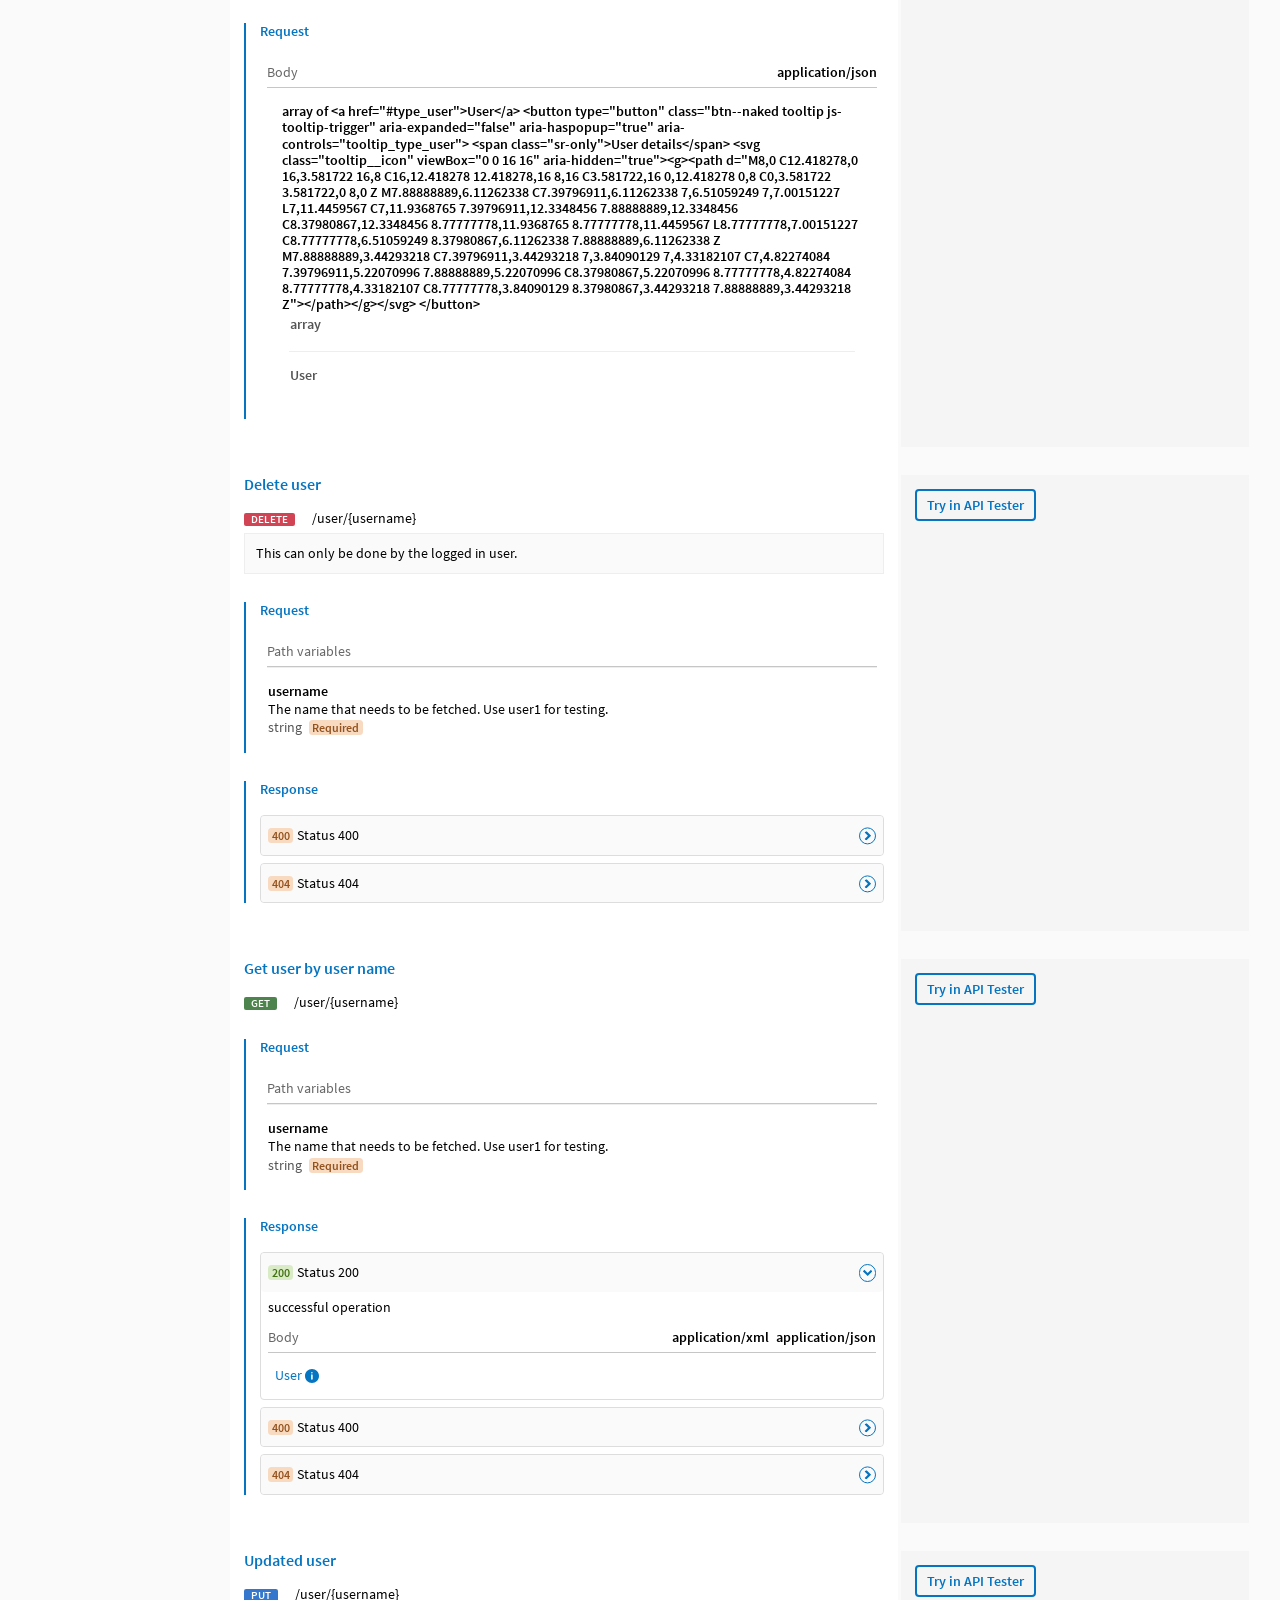
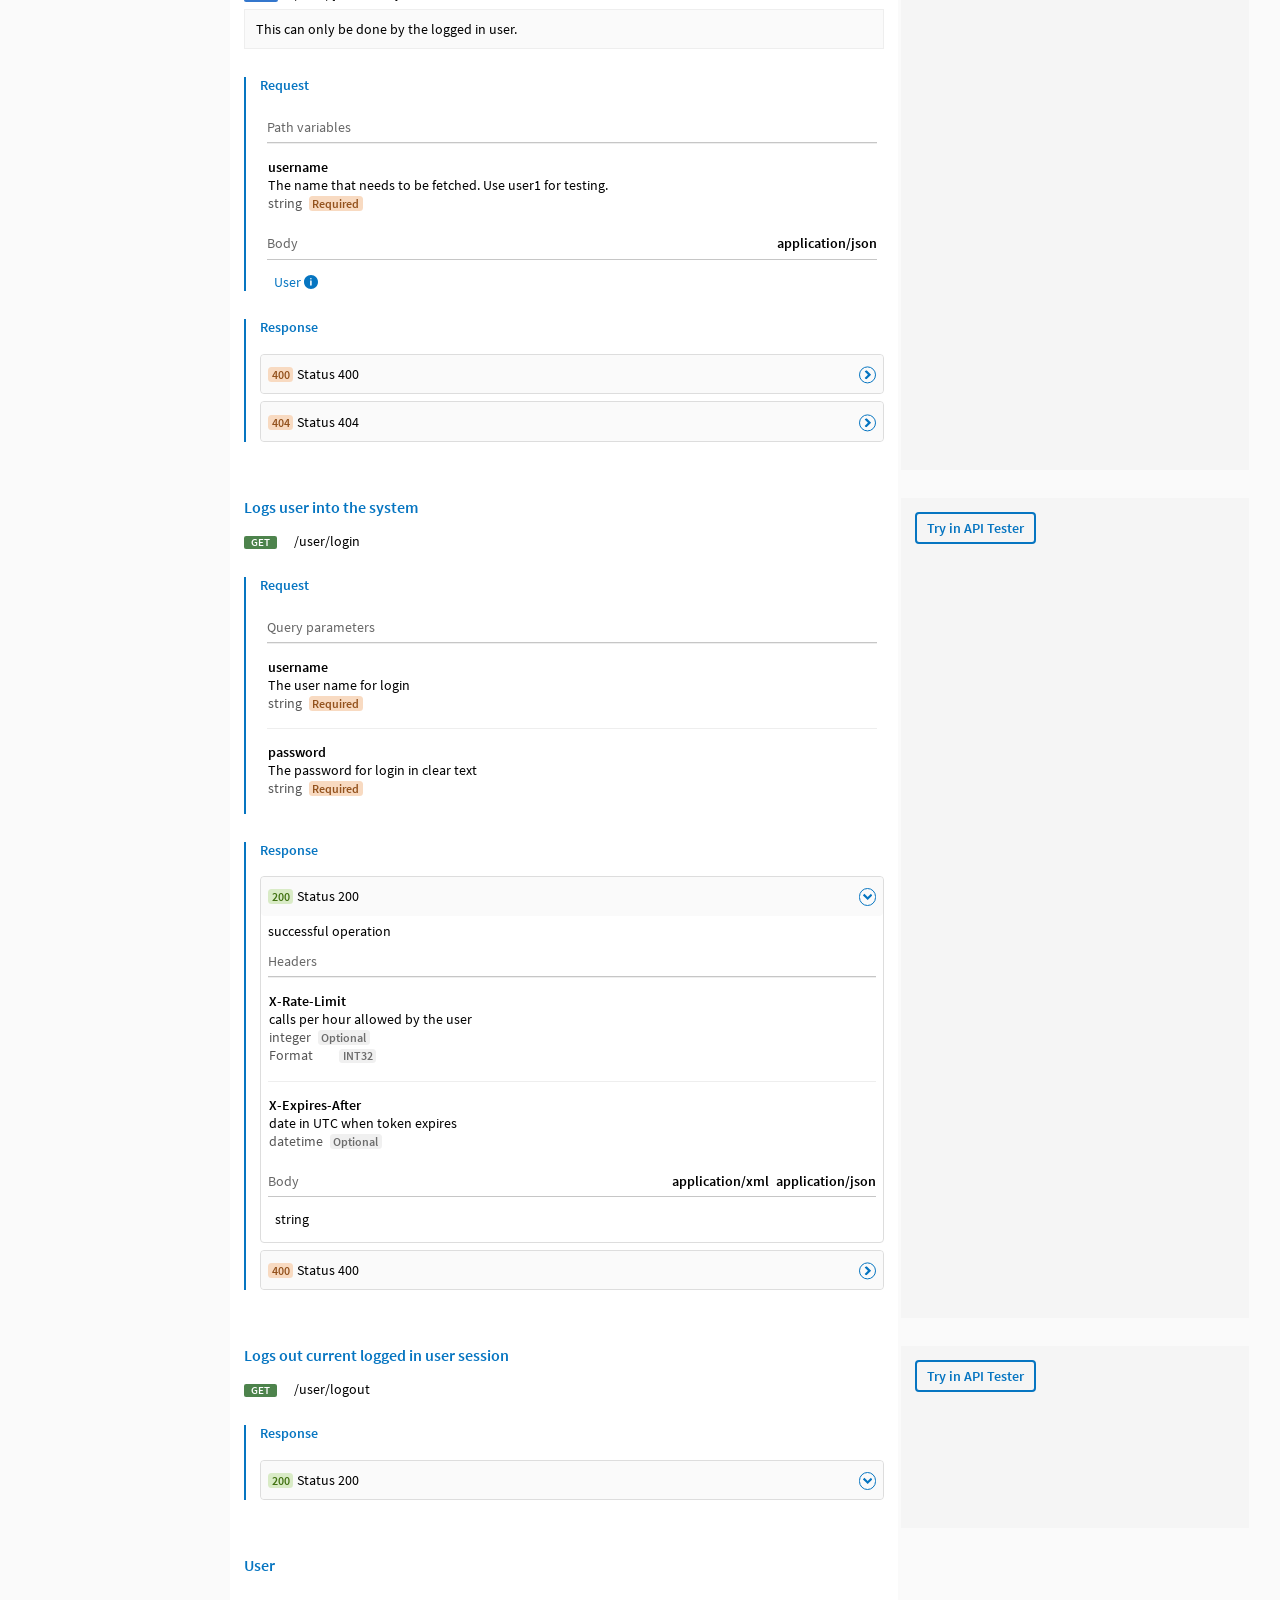
<file: apis/petstore-api/4.1.0/index.html>
<!doctype html>
<html lang="en">
	<head>
    <meta data-indicator-element-id="dhcIndicator" name="dhc-aware-page" />
      <meta name="try-in-tester-api-context" content="{&#34;etnResource6Url&#34;:&#34;/apitesterformat6.json&#34;}" />
      <title>Petstore API</title>
      <meta content="Petstore API" property="og:title">
    


<meta charset="utf-8">
<meta name="viewport" content="width=device-width, initial-scale=1" />


<meta property="og:type" content="website" />
<meta property="og:url" content="/apis/petstore-api/4.1.0/">


<link rel="icon" href="../../../img/brand-logo.png" sizes="196x196" />
<link rel="apple-touch-icon" href="../../../img/brand-logo.png" sizes="196x196" />

<link rel="stylesheet" href="../../../css/full.min.e55d9236833ff9b3819e293fc402c2b5454b9015e74e6521a4916948975ee1f8.css" media="all" />


<meta name="theme-color" content="#fafafa" />
</head>
	<body class="api-reference">
		<header class="header">


<ul class="header__menu">
  <li class="header__item">
    <a class="header__link header__brand " href="../../../" >
      <span class="sr-only">Home</span>
      <span>API Portal by Alexander Chamizo</span>
    </a>
  </li>
<li class="header__item">
    <a href="../../../getting-started/" class="header__link"  >Getting started</a>
  </li>
<li class="header__item">
    <a href="../../../apis/" class="header__link header__section--active"  >APIs</a>
  </li>
</ul>
</header>
    <aside class="left-panel">
        

<div class="left-panel__wrapper">
  <div class="api__general">
    <h1 class="left-panel__api-title">Petstore API</h1>


<div class="dropdown api__version"><span class="btn btn__version api__version--selected">4.1.0</span>
</div>
</div>
  <div class="api__action">
    
<div class="try-in-tester js-try-in-tester">
  <button class="try-in-tester__action js-try-in-tester--action btn btn--primary js-api-try-in-tester "
          type="button">
    Try in API Tester
    </button>
  </div>


<div class="dropdown">
  <button class="js-dropdown btn btn--primary" aria-controls="download" aria-haspopup="true" aria-expanded="false" type="button">
    Download<svg viewBox="0 0 16 16" aria-hidden="true" class="dropdown__icon"><path d="M8 13.6l-8-8L2.6 3 8 8.4 13.4 3 16 5.6z"></path></svg>
  </button>
  <div id="download" role="menu" class="dropdown__content" hidden>
    <a href="../../../apis/petstore-api/4.1.0/openapi30.json" role="menuitem" class="dropdown__item" tabindex="-1" download="petstore-api-4.1.0-openapi30.json">OAS 3</a>
    <a href="../../../apis/petstore-api/4.1.0/swagger20.json" role="menuitem" class="dropdown__item" tabindex="-1" download="petstore-api-4.1.0-swagger20.json">Swagger 2</a>
    </div>
  </div>
</div>

  <form class="search-form">
    <label class="search-form__label" for="filter">
      <svg class="search-form__icon" aria-hidden="true" width="16" height="16" xmlns="http://www.w3.org/2000/svg" viewBox="0 0 16 16"><path d="M7.5 14C3.9 14 1 11.1 1 7.5S3.9 1 7.5 1 14 3.9 14 7.5 11.1 14 7.5 14zm0-11C5 3 3 5 3 7.5S5 12 7.5 12 12 10 12 7.5 10 3 7.5 3zm6 9c-.4.6-.9 1.1-1.5 1.5l2.5 2.5 1.5-1.5-2.5-2.5z"></path></svg>
      <span class="sr-only">Filter</span>
    </label>
    <input class="search-form__field js-filter" id="filter" type="search" placeholder="Filter" />
  </form>

  <hr />

  <nav class="api__nav" aria-label="API content">
    <ul class="api-toc js-api-toc">
<li>
        <details open>
          <summary class="api-toc__section-title"><a href="#section_pet">Pet</a></summary>
  <ul class="api-toc__content">
    
  <li class="api-toc__item api-toc__item--request-get"><a href="#operation_finds-pets-by-tags">Finds Pets by tags</a></li>
        
  <li class="api-toc__item api-toc__item--request-get"><a href="#operation_finds-pets-by-status">Finds Pets by status</a></li>
        
  <li class="api-toc__item api-toc__item--request-post"><a href="#operation_add-a-new-pet-to-the-store">Add a new pet to the store</a></li>
        
  <li class="api-toc__item api-toc__item--request-put"><a href="#operation_update-an-existing-pet">Update an existing pet</a></li>
        
  <li class="api-toc__item api-toc__item--request-post"><a href="#operation_updates-a-pet-in-the-store-with-form-data">Updates a pet in the store with form data</a></li>
        
  <li class="api-toc__item api-toc__item--request-delete"><a href="#operation_deletes-a-pet">Deletes a pet</a></li>
        
  <li class="api-toc__item api-toc__item--request-get"><a href="#operation_find-pet-by-id">Find pet by ID</a></li>
        
  <li class="api-toc__item api-toc__item--request-post"><a href="#operation_uploads-an-image">uploads an image</a></li>
        <li class="api-toc__item api-toc__item--datatype"><a href="#type_pet">Pet</a></li>
    <li class="api-toc__item api-toc__item--datatype"><a href="#type_tag">Tag</a></li>
    <li class="api-toc__item api-toc__item--datatype"><a href="#type_category">Category</a></li>
    <li class="api-toc__item api-toc__item--datatype"><a href="#type_apiresponse">ApiResponse</a></li>
    </ul>
</details>
      </li>
<li>
        <details open>
          <summary class="api-toc__section-title"><a href="#section_store">Store</a></summary>
  <ul class="api-toc__content">
    
  <li class="api-toc__item api-toc__item--request-post"><a href="#operation_place-an-order-for-a-pet">Place an order for a pet</a></li>
        
  <li class="api-toc__item api-toc__item--request-get"><a href="#operation_find-purchase-order-by-id">Find purchase order by ID</a></li>
        
  <li class="api-toc__item api-toc__item--request-delete"><a href="#operation_delete-purchase-order-by-id">Delete purchase order by ID</a></li>
        
  <li class="api-toc__item api-toc__item--request-get"><a href="#operation_returns-pet-inventories-by-status">Returns pet inventories by status</a></li>
        <li class="api-toc__item api-toc__item--datatype"><a href="#type_order">Order</a></li>
    </ul>
</details>
      </li>
<li>
        <details open>
          <summary class="api-toc__section-title"><a href="#section_user">User</a></summary>
  <ul class="api-toc__content">
    
  <li class="api-toc__item api-toc__item--request-post"><a href="#operation_create-user">Create user</a></li>
        
  <li class="api-toc__item api-toc__item--request-post"><a href="#operation_creates-list-of-users-with-given-input-array_2">Creates list of users with given input array</a></li>
        
  <li class="api-toc__item api-toc__item--request-post"><a href="#operation_creates-list-of-users-with-given-input-array">Creates list of users with given input array</a></li>
        
  <li class="api-toc__item api-toc__item--request-delete"><a href="#operation_delete-user">Delete user</a></li>
        
  <li class="api-toc__item api-toc__item--request-get"><a href="#operation_get-user-by-user-name">Get user by user name</a></li>
        
  <li class="api-toc__item api-toc__item--request-put"><a href="#operation_updated-user">Updated user</a></li>
        
  <li class="api-toc__item api-toc__item--request-get"><a href="#operation_logs-user-into-the-system">Logs user into the system</a></li>
        
  <li class="api-toc__item api-toc__item--request-get"><a href="#operation_logs-out-current-logged-in-user-session">Logs out current logged in user session</a></li>
        <li class="api-toc__item api-toc__item--datatype"><a href="#type_user">User</a></li>
    </ul>
</details>
      </li>
</ul>
  </nav>
</div>

</aside>
      <main id="content">
        

<nav class="breadcrumb" aria-label="Breadcrumb">
	<ol class="breadcrumb__list">
		<li class="breadcrumb__item"><a href="../../../" class="breadcrumb__element">Home</a></li>
    <li class="breadcrumb__item"><span class="breadcrumb__separator" aria-hidden="true"> / </span><a href="../../../apis/" class="breadcrumb__element">APIs</a></li>

  
  <li class="breadcrumb__item"><span class="breadcrumb__separator" aria-hidden="true"> / </span><a aria-current="page" href="../../../apis/petstore-api/4.1.0/" class="breadcrumb__element">Petstore API</a></li>
</ol>
</nav>


<h2 class="api-reference__api-title" id="top">Petstore API</h2>
<div class="api__content_description wysiwyg">This is a sample server Petstore server.  You can find out more about Swagger at <a href="http://swagger.io">http://swagger.io</a> or on <a href="http://swagger.io/irc/">irc.freenode.net, #swagger</a>.  For this sample, you can use the api key <code>special-key</code> to test the authorization filters.</div>

<dl class="definition contact">
  <dt class="contact__term">Contact</dt>
  <dd class="contact__definition"><span><a href="mailto:apiteam@swagger.io">apiteam@swagger.io</a></span></dd>
    <dt class="contact__term">License</dt>
      <dd class="contact__definition"><a href="http://www.apache.org/licenses/LICENSE-2.0.html">Apache 2.0</a></dd>
    <dt class="contact__term">Terms of Service</dt>
      <dd class="contact__definition">http://swagger.io/terms/</dd>
  </dl>
<div class="definition">
      <h3 id="mediatypes">Media type</h3>
      <div>application/json</div>
    </div>
<div class="definition">
      <h3 id="endpoints">Endpoint</h3>
      <ul class="endpoints">
        <li class="endpoint__value">
          <span class="endpoint__url">http://petstore.swagger.io/v2</span>
          </li>
        </ul>
    </div>
<div class="definition">
      <h3 id="global-security">Global security</h3>
      <p class="note">These security schemes apply to the entire API</p>
      <div>
        

<ul class="global-security">

<li class="global-security__type">No authentication</li>
</ul>
</div>
    </div>
<section class="definition" aria-labelledby="securitySchemes">
      <h3 id="securitySchemes">Security schemes</h3>
      <p class="note">These schemes can be referenced across the API</p>
  

<details class="security_scheme">
        <summary class="security-scheme__name" id="securityscheme_api_key"><span class="security-scheme__name--content">api_key</span> <svg viewBox="0 0 16 16" aria-hidden="true" class="security-scheme__name--icon"><path d="M8 13.6l-8-8L2.6 3 8 8.4 13.4 3 16 5.6z"></path></svg></summary>
        <table class="security-scheme__content">
          <caption class="security-scheme__type">Custom / API key</caption>
          <thead class="sr-only">
          <tr>
            <th scope="col">Name</th>
            <th scope="col">Description</th>
          </tr>
          </thead>
          <tbody>
  </tbody>
        </table>
  



<table>
  <caption class="security-scheme__headers">Headers</caption><thead class="sr-only">
    <tr>
      <th scope="col">Name</th>
      <th scope="col">Description</th>
      <th scope="col">Type</th>
      <th scope="col">Attributes and examples</th>
    </tr>
  </thead>
  <tbody>
  
      


<tr class="security-scheme__parameter">
	<th class="security-scheme__parameter-type-label" scope="row">api_key</th>
	<td class="wysiwyg"></td>
	<td class="security-scheme__parameter-type">
    <span class="parameter-type">
      

string</span>
<span class="badge">Optional</span></td>
	<td class="security-scheme__parameter-attributes-examples">



</td>
</tr>
</tbody>
</table>
</details>


<details class="security_scheme">
        <summary class="security-scheme__name" id="securityscheme_petstore_auth"><span class="security-scheme__name--content">petstore_auth</span> <svg viewBox="0 0 16 16" aria-hidden="true" class="security-scheme__name--icon"><path d="M8 13.6l-8-8L2.6 3 8 8.4 13.4 3 16 5.6z"></path></svg></summary>
        <table class="security-scheme__content">
          <caption class="security-scheme__type">OAuth 2.0</caption>
          <thead class="sr-only">
          <tr>
            <th scope="col">Name</th>
            <th scope="col">Description</th>
          </tr>
          </thead>
          <tbody>
  <tr class="security-scheme__parameter">
            <th scope="row">Grant</th>
            <td><span class="badge">implicit</span></td>
          </tr>
  <tr class="security-scheme__parameter">
            <th scope="row">Authorization URI</th>
            <td><span class="badge">http://petstore.swagger.io/oauth/dialog</span></td>
          </tr>
  <tr class="security-scheme__parameter">
            <th scope="row">Scopes</th>
            <td>
              <ul class="security-scheme__scopes">
    <li><span class="badge">write:pets</span> <div class="security-scheme__scope-description wysiwyg" id="securityschemescope_writepets">modify pets in your account</div></li>
    <li><span class="badge">read:pets</span> <div class="security-scheme__scope-description wysiwyg" id="securityschemescope_readpets">read your pets</div></li>
    </ul>
            </td>
          </tr>
  </tbody>
        </table>
  </details>
</section>

<hr class="separator"/>
    <section aria-labelledby="section_pet">
      <h2 id="section_pet">Pet</h2>
  

<section id="operation_finds-pets-by-tags_anchor" class="operation" aria-labelledby="operation_finds-pets-by-tags">
	<div class="operation__content">
        <h3 id="operation_finds-pets-by-tags">Finds Pets by tags</h3>
        <span class="operation--get operation--default">GET</span> <span class="operation__url">/pet/findByTags</span>
	<div class="operation__description wysiwyg">Muliple tags can be provided with comma separated strings. Use tag1, tag2, tag3 for testing.</div><div class="definition__security definition">
			<h4>Security</h4>
	      	<div>
			

<ul class="operation-security">

<li class="operation-security__type">
		<a href="#securityscheme_petstore_auth">petstore_auth</a>
			<span>(Scopes:
				<span class="security-scope-reference">
						write:pets
								<button type="button" class="btn--naked tooltip js-tooltip-trigger" aria-expanded="false" aria-haspopup="true" aria-controls="securityschemescope_writepets">
									<span class="sr-only">write:pets details</span>
									<svg class="tooltip__icon" viewBox="0 0 16 16" aria-hidden="true">
										<g><path d="M8,0 C12.418278,0 16,3.581722 16,8 C16,12.418278 12.418278,16 8,16 C3.581722,16 0,12.418278 0,8 C0,3.581722 3.581722,0 8,0 Z M7.88888889,6.11262338 C7.39796911,6.11262338 7,6.51059249 7,7.00151227 L7,11.4459567 C7,11.9368765 7.39796911,12.3348456 7.88888889,12.3348456 C8.37980867,12.3348456 8.77777778,11.9368765 8.77777778,11.4459567 L8.77777778,7.00151227 C8.77777778,6.51059249 8.37980867,6.11262338 7.88888889,6.11262338 Z M7.88888889,3.44293218 C7.39796911,3.44293218 7,3.84090129 7,4.33182107 C7,4.82274084 7.39796911,5.22070996 7.88888889,5.22070996 C8.37980867,5.22070996 8.77777778,4.82274084 8.77777778,4.33182107 C8.77777778,3.84090129 8.37980867,3.44293218 7.88888889,3.44293218 Z"></path></g>
									</svg>
								</button>
						</span>
					,<span class="security-scope-reference">
						read:pets
								<button type="button" class="btn--naked tooltip js-tooltip-trigger" aria-expanded="false" aria-haspopup="true" aria-controls="securityschemescope_readpets">
									<span class="sr-only">read:pets details</span>
									<svg class="tooltip__icon" viewBox="0 0 16 16" aria-hidden="true">
										<g><path d="M8,0 C12.418278,0 16,3.581722 16,8 C16,12.418278 12.418278,16 8,16 C3.581722,16 0,12.418278 0,8 C0,3.581722 3.581722,0 8,0 Z M7.88888889,6.11262338 C7.39796911,6.11262338 7,6.51059249 7,7.00151227 L7,11.4459567 C7,11.9368765 7.39796911,12.3348456 7.88888889,12.3348456 C8.37980867,12.3348456 8.77777778,11.9368765 8.77777778,11.4459567 L8.77777778,7.00151227 C8.77777778,6.51059249 8.37980867,6.11262338 7.88888889,6.11262338 Z M7.88888889,3.44293218 C7.39796911,3.44293218 7,3.84090129 7,4.33182107 C7,4.82274084 7.39796911,5.22070996 7.88888889,5.22070996 C8.37980867,5.22070996 8.77777778,4.82274084 8.77777778,4.33182107 C8.77777778,3.84090129 8.37980867,3.44293218 7.88888889,3.44293218 Z"></path></g>
									</svg>
								</button>
						</span>
					)
		</span>
			</li>
		</ul>
</div>
	    </div>
	<div class="definition__content definition">
			<div>
				<h4>Request</h4>
		



<table>
  <caption class="request__query-parameters">Query parameters</caption><thead class="sr-only">
    <tr>
      <th scope="col">Name</th>
      <th scope="col">Description</th>
      <th scope="col">Type</th>
      <th scope="col">Attributes and examples</th>
    </tr>
  </thead>
  <tbody>
  
      

<tr class="request__parameter">
  <th class="request__parameter-type-label" scope="row" aria-describedby="94d3880b2f1e84225cddba190b0f61f0">tags</th>
  <td></td>
  <td class="request__parameter-type">
    <span class="parameter-type">
      

array of 

string
</span>
    <span class="badge badge--warn">Required</span></td>
  <td class="request__parameter-attributes-examples">


<table id="94d3880b2f1e84225cddba190b0f61f0">
  <caption class="request-title sr-only">Datatype details</caption>
  <thead class="sr-only">
    <tr>
      <th scope="col">Type</th>
      <th scope="col">Description</th>
      <th scope="col">Attributes and examples</th>
    </tr>
  </thead>
  <tbody>
<tr class="request__parameter array-parameter--description">
      <th scope="row">array</th>
      <td>Tags to filter by</td>
      <td class="request__parameter-attributes-examples">
  



</td>
    </tr>
<tr class="request__parameter array-parameter--description">
      <th scope="row">
      string</th>
      <td></td>
      <td class="request__parameter-attributes-examples">



</td>
    </tr>
  </tbody>
</table>

  </td>
</tr>
</tbody>
</table>


</div>
		

</div>
	<div class="definition__content definition">
			<h4>Response</h4>
		
		
				
					

<div class="response">
	<details class="response__detail" open="">
		<summary class="response__type"><span><span class="badge badge--2xx">200</span>Status 200</span><svg viewBox="0 0 16 16" aria-hidden="true" class="response__type--icon"><path d="M8 13.6l-8-8L2.6 3 8 8.4 13.4 3 16 5.6z"></path></svg></summary>
		<div class="response-description wysiwyg">successful operation</div>



<div class="response__content">
    <span class="response__body">Body</span>
    <div class="dropdown">
    <span class="response__mimetype">application/xml</span><span class="response__mimetype">application/json</span></div>
</div>

    <div id="body_b84834c97f5b56e30884cbcb197e2b05applicationxml-applicationjson" class="body__content" >
    <div class="body__content">




<table>
  <caption class="data-type-title sr-only"> details</caption>
  <thead class="sr-only">
    <tr>
      <th scope="col">Name</th>
      <th scope="col">Description</th>
      <th scope="col">Type</th>
      <th scope="col">Attributes and examples</th>
    </tr>
  </thead>
  <tbody>
    <tr class="response-body__parameter response-body__array-type-details">
      <th class="response-body__parameter-type-label" scope="row" aria-describedby="4bcdce2c0f03033af6fc4cebf034a24c">


array of 



&lt;a href=&#34;#type_pet&#34;&gt;Pet&lt;/a&gt;
&lt;button type=&#34;button&#34; class=&#34;btn--naked tooltip js-tooltip-trigger&#34; aria-expanded=&#34;false&#34; aria-haspopup=&#34;true&#34; aria-controls=&#34;tooltip_type_pet&#34;&gt;
	&lt;span class=&#34;sr-only&#34;&gt;Pet details&lt;/span&gt;
	&lt;svg class=&#34;tooltip__icon&#34; viewBox=&#34;0 0 16 16&#34; aria-hidden=&#34;true&#34;&gt;&lt;g&gt;&lt;path d=&#34;M8,0 C12.418278,0 16,3.581722 16,8 C16,12.418278 12.418278,16 8,16 C3.581722,16 0,12.418278 0,8 C0,3.581722 3.581722,0 8,0 Z M7.88888889,6.11262338 C7.39796911,6.11262338 7,6.51059249 7,7.00151227 L7,11.4459567 C7,11.9368765 7.39796911,12.3348456 7.88888889,12.3348456 C8.37980867,12.3348456 8.77777778,11.9368765 8.77777778,11.4459567 L8.77777778,7.00151227 C8.77777778,6.51059249 8.37980867,6.11262338 7.88888889,6.11262338 Z M7.88888889,3.44293218 C7.39796911,3.44293218 7,3.84090129 7,4.33182107 C7,4.82274084 7.39796911,5.22070996 7.88888889,5.22070996 C8.37980867,5.22070996 8.77777778,4.82274084 8.77777778,4.33182107 C8.77777778,3.84090129 8.37980867,3.44293218 7.88888889,3.44293218 Z&#34;&gt;&lt;/path&gt;&lt;/g&gt;&lt;/svg&gt;
&lt;/button&gt;


      </th>
      <td class="response-body__parameter-attributes-examples">


<table id="4bcdce2c0f03033af6fc4cebf034a24c">
  <caption class="response-body-title sr-only">Datatype details</caption>
  <thead class="sr-only">
    <tr>
      <th scope="col">Type</th>
      <th scope="col">Description</th>
      <th scope="col">Attributes and examples</th>
    </tr>
  </thead>
  <tbody>
<tr class="response-body__parameter response-body__array-first-type">
      <th scope="row">array</th>
      <td></td>
      <td class="response-body__parameter-attributes-examples">
  
    

</td>
    </tr>
<tr class="response-body__parameter array-parameter--description">
      <th scope="row">
      Pet</th>
      <td></td>
      <td class="response-body__parameter-attributes-examples">



</td>
    </tr>
  </tbody>
</table>

      </td>
      <td colspan="2"></td>
    </tr>
  </tbody>
</table>
</div>
        </div>
    </details>
</div>

				

<div class="response">
	<details class="response__detail" >
		<summary class="response__type"><span><span class="badge badge--4xx">400</span>Status 400</span><svg viewBox="0 0 16 16" aria-hidden="true" class="response__type--icon"><path d="M8 13.6l-8-8L2.6 3 8 8.4 13.4 3 16 5.6z"></path></svg></summary>
		<div class="response-description wysiwyg">Invalid tag value</div>



</details>
</div>
</div>
	</div>
	<div class="operation__content-info operation__content-info--odd">
		
<div class="try-in-tester js-try-in-tester">
  <button class="try-in-tester__action js-try-in-tester--action btn btn--primary js-operation-try-in-tester "
          data-operation-id="afda4b22-b78a-46a4-abad-351e7f516610" type="button">
    Try in API Tester
    </button>
  </div>

</div>
</section>


<section id="operation_finds-pets-by-status_anchor" class="operation" aria-labelledby="operation_finds-pets-by-status">
	<div class="operation__content">
        <h3 id="operation_finds-pets-by-status">Finds Pets by status</h3>
        <span class="operation--get operation--default">GET</span> <span class="operation__url">/pet/findByStatus</span>
	<div class="operation__description wysiwyg">Multiple status values can be provided with comma separated strings</div><div class="definition__security definition">
			<h4>Security</h4>
	      	<div>
			

<ul class="operation-security">

<li class="operation-security__type">
		<a href="#securityscheme_petstore_auth">petstore_auth</a>
			<span>(Scopes:
				<span class="security-scope-reference">
						write:pets
								<button type="button" class="btn--naked tooltip js-tooltip-trigger" aria-expanded="false" aria-haspopup="true" aria-controls="securityschemescope_writepets">
									<span class="sr-only">write:pets details</span>
									<svg class="tooltip__icon" viewBox="0 0 16 16" aria-hidden="true">
										<g><path d="M8,0 C12.418278,0 16,3.581722 16,8 C16,12.418278 12.418278,16 8,16 C3.581722,16 0,12.418278 0,8 C0,3.581722 3.581722,0 8,0 Z M7.88888889,6.11262338 C7.39796911,6.11262338 7,6.51059249 7,7.00151227 L7,11.4459567 C7,11.9368765 7.39796911,12.3348456 7.88888889,12.3348456 C8.37980867,12.3348456 8.77777778,11.9368765 8.77777778,11.4459567 L8.77777778,7.00151227 C8.77777778,6.51059249 8.37980867,6.11262338 7.88888889,6.11262338 Z M7.88888889,3.44293218 C7.39796911,3.44293218 7,3.84090129 7,4.33182107 C7,4.82274084 7.39796911,5.22070996 7.88888889,5.22070996 C8.37980867,5.22070996 8.77777778,4.82274084 8.77777778,4.33182107 C8.77777778,3.84090129 8.37980867,3.44293218 7.88888889,3.44293218 Z"></path></g>
									</svg>
								</button>
						</span>
					,<span class="security-scope-reference">
						read:pets
								<button type="button" class="btn--naked tooltip js-tooltip-trigger" aria-expanded="false" aria-haspopup="true" aria-controls="securityschemescope_readpets">
									<span class="sr-only">read:pets details</span>
									<svg class="tooltip__icon" viewBox="0 0 16 16" aria-hidden="true">
										<g><path d="M8,0 C12.418278,0 16,3.581722 16,8 C16,12.418278 12.418278,16 8,16 C3.581722,16 0,12.418278 0,8 C0,3.581722 3.581722,0 8,0 Z M7.88888889,6.11262338 C7.39796911,6.11262338 7,6.51059249 7,7.00151227 L7,11.4459567 C7,11.9368765 7.39796911,12.3348456 7.88888889,12.3348456 C8.37980867,12.3348456 8.77777778,11.9368765 8.77777778,11.4459567 L8.77777778,7.00151227 C8.77777778,6.51059249 8.37980867,6.11262338 7.88888889,6.11262338 Z M7.88888889,3.44293218 C7.39796911,3.44293218 7,3.84090129 7,4.33182107 C7,4.82274084 7.39796911,5.22070996 7.88888889,5.22070996 C8.37980867,5.22070996 8.77777778,4.82274084 8.77777778,4.33182107 C8.77777778,3.84090129 8.37980867,3.44293218 7.88888889,3.44293218 Z"></path></g>
									</svg>
								</button>
						</span>
					)
		</span>
			</li>
		</ul>
</div>
	    </div>
	<div class="definition__content definition">
			<div>
				<h4>Request</h4>
		



<table>
  <caption class="request__query-parameters">Query parameters</caption><thead class="sr-only">
    <tr>
      <th scope="col">Name</th>
      <th scope="col">Description</th>
      <th scope="col">Type</th>
      <th scope="col">Attributes and examples</th>
    </tr>
  </thead>
  <tbody>
  
      

<tr class="request__parameter">
  <th class="request__parameter-type-label" scope="row" aria-describedby="a80b54320e19d8d2fbf1f92148db600c">status</th>
  <td></td>
  <td class="request__parameter-type">
    <span class="parameter-type">
      

array of 

string
</span>
    <span class="badge badge--warn">Required</span></td>
  <td class="request__parameter-attributes-examples">


<table id="a80b54320e19d8d2fbf1f92148db600c">
  <caption class="request-title sr-only">Datatype details</caption>
  <thead class="sr-only">
    <tr>
      <th scope="col">Type</th>
      <th scope="col">Description</th>
      <th scope="col">Attributes and examples</th>
    </tr>
  </thead>
  <tbody>
<tr class="request__parameter array-parameter--description">
      <th scope="row">array</th>
      <td>Status values that need to be considered for filter</td>
      <td class="request__parameter-attributes-examples">
  



</td>
    </tr>
<tr class="request__parameter array-parameter--description">
      <th scope="row">
      string</th>
      <td></td>
      <td class="request__parameter-attributes-examples">



<div class="request__parameter-attribute-example"><span class="metadata__label">Default</span><span class="badge">available</span></div><div class="request__parameter-attribute-example"><span class="metadata__label">Enum</span><ul class="metadata-enum">		<li class="badge">available</li><li class="badge">pending</li><li class="badge">sold</li></ul></div></td>
    </tr>
  </tbody>
</table>

  </td>
</tr>
</tbody>
</table>


</div>
		

</div>
	<div class="definition__content definition">
			<h4>Response</h4>
		
		
				
					

<div class="response">
	<details class="response__detail" open="">
		<summary class="response__type"><span><span class="badge badge--2xx">200</span>Status 200</span><svg viewBox="0 0 16 16" aria-hidden="true" class="response__type--icon"><path d="M8 13.6l-8-8L2.6 3 8 8.4 13.4 3 16 5.6z"></path></svg></summary>
		<div class="response-description wysiwyg">successful operation</div>



<div class="response__content">
    <span class="response__body">Body</span>
    <div class="dropdown">
    <span class="response__mimetype">application/xml</span><span class="response__mimetype">application/json</span></div>
</div>

    <div id="body_b08785454b5b0fc97389e2683bcc4eb1applicationxml-applicationjson" class="body__content" >
    <div class="body__content">




<table>
  <caption class="data-type-title sr-only"> details</caption>
  <thead class="sr-only">
    <tr>
      <th scope="col">Name</th>
      <th scope="col">Description</th>
      <th scope="col">Type</th>
      <th scope="col">Attributes and examples</th>
    </tr>
  </thead>
  <tbody>
    <tr class="response-body__parameter response-body__array-type-details">
      <th class="response-body__parameter-type-label" scope="row" aria-describedby="a3e30ca04f4ebf02c0bf443c63dfcc2c">


array of 



&lt;a href=&#34;#type_pet&#34;&gt;Pet&lt;/a&gt;
&lt;button type=&#34;button&#34; class=&#34;btn--naked tooltip js-tooltip-trigger&#34; aria-expanded=&#34;false&#34; aria-haspopup=&#34;true&#34; aria-controls=&#34;tooltip_type_pet&#34;&gt;
	&lt;span class=&#34;sr-only&#34;&gt;Pet details&lt;/span&gt;
	&lt;svg class=&#34;tooltip__icon&#34; viewBox=&#34;0 0 16 16&#34; aria-hidden=&#34;true&#34;&gt;&lt;g&gt;&lt;path d=&#34;M8,0 C12.418278,0 16,3.581722 16,8 C16,12.418278 12.418278,16 8,16 C3.581722,16 0,12.418278 0,8 C0,3.581722 3.581722,0 8,0 Z M7.88888889,6.11262338 C7.39796911,6.11262338 7,6.51059249 7,7.00151227 L7,11.4459567 C7,11.9368765 7.39796911,12.3348456 7.88888889,12.3348456 C8.37980867,12.3348456 8.77777778,11.9368765 8.77777778,11.4459567 L8.77777778,7.00151227 C8.77777778,6.51059249 8.37980867,6.11262338 7.88888889,6.11262338 Z M7.88888889,3.44293218 C7.39796911,3.44293218 7,3.84090129 7,4.33182107 C7,4.82274084 7.39796911,5.22070996 7.88888889,5.22070996 C8.37980867,5.22070996 8.77777778,4.82274084 8.77777778,4.33182107 C8.77777778,3.84090129 8.37980867,3.44293218 7.88888889,3.44293218 Z&#34;&gt;&lt;/path&gt;&lt;/g&gt;&lt;/svg&gt;
&lt;/button&gt;


      </th>
      <td class="response-body__parameter-attributes-examples">


<table id="a3e30ca04f4ebf02c0bf443c63dfcc2c">
  <caption class="response-body-title sr-only">Datatype details</caption>
  <thead class="sr-only">
    <tr>
      <th scope="col">Type</th>
      <th scope="col">Description</th>
      <th scope="col">Attributes and examples</th>
    </tr>
  </thead>
  <tbody>
<tr class="response-body__parameter response-body__array-first-type">
      <th scope="row">array</th>
      <td></td>
      <td class="response-body__parameter-attributes-examples">
  
    

</td>
    </tr>
<tr class="response-body__parameter array-parameter--description">
      <th scope="row">
      Pet</th>
      <td></td>
      <td class="response-body__parameter-attributes-examples">



</td>
    </tr>
  </tbody>
</table>

      </td>
      <td colspan="2"></td>
    </tr>
  </tbody>
</table>
</div>
        </div>
    </details>
</div>

				

<div class="response">
	<details class="response__detail" >
		<summary class="response__type"><span><span class="badge badge--4xx">400</span>Status 400</span><svg viewBox="0 0 16 16" aria-hidden="true" class="response__type--icon"><path d="M8 13.6l-8-8L2.6 3 8 8.4 13.4 3 16 5.6z"></path></svg></summary>
		<div class="response-description wysiwyg">Invalid status value</div>



</details>
</div>
</div>
	</div>
	<div class="operation__content-info operation__content-info--odd">
		
<div class="try-in-tester js-try-in-tester">
  <button class="try-in-tester__action js-try-in-tester--action btn btn--primary js-operation-try-in-tester "
          data-operation-id="3da4ea0f-146c-494b-b452-e4d4a1b65700" type="button">
    Try in API Tester
    </button>
  </div>

</div>
</section>


<section id="operation_add-a-new-pet-to-the-store_anchor" class="operation" aria-labelledby="operation_add-a-new-pet-to-the-store">
	<div class="operation__content">
        <h3 id="operation_add-a-new-pet-to-the-store">Add a new pet to the store</h3>
        <span class="operation--post operation--default">POST</span> <span class="operation__url">/pet</span>
	<div class="definition__security definition">
			<h4>Security</h4>
	      	<div>
			

<ul class="operation-security">

<li class="operation-security__type">
		<a href="#securityscheme_petstore_auth">petstore_auth</a>
			<span>(Scopes:
				<span class="security-scope-reference">
						write:pets
								<button type="button" class="btn--naked tooltip js-tooltip-trigger" aria-expanded="false" aria-haspopup="true" aria-controls="securityschemescope_writepets">
									<span class="sr-only">write:pets details</span>
									<svg class="tooltip__icon" viewBox="0 0 16 16" aria-hidden="true">
										<g><path d="M8,0 C12.418278,0 16,3.581722 16,8 C16,12.418278 12.418278,16 8,16 C3.581722,16 0,12.418278 0,8 C0,3.581722 3.581722,0 8,0 Z M7.88888889,6.11262338 C7.39796911,6.11262338 7,6.51059249 7,7.00151227 L7,11.4459567 C7,11.9368765 7.39796911,12.3348456 7.88888889,12.3348456 C8.37980867,12.3348456 8.77777778,11.9368765 8.77777778,11.4459567 L8.77777778,7.00151227 C8.77777778,6.51059249 8.37980867,6.11262338 7.88888889,6.11262338 Z M7.88888889,3.44293218 C7.39796911,3.44293218 7,3.84090129 7,4.33182107 C7,4.82274084 7.39796911,5.22070996 7.88888889,5.22070996 C8.37980867,5.22070996 8.77777778,4.82274084 8.77777778,4.33182107 C8.77777778,3.84090129 8.37980867,3.44293218 7.88888889,3.44293218 Z"></path></g>
									</svg>
								</button>
						</span>
					,<span class="security-scope-reference">
						read:pets
								<button type="button" class="btn--naked tooltip js-tooltip-trigger" aria-expanded="false" aria-haspopup="true" aria-controls="securityschemescope_readpets">
									<span class="sr-only">read:pets details</span>
									<svg class="tooltip__icon" viewBox="0 0 16 16" aria-hidden="true">
										<g><path d="M8,0 C12.418278,0 16,3.581722 16,8 C16,12.418278 12.418278,16 8,16 C3.581722,16 0,12.418278 0,8 C0,3.581722 3.581722,0 8,0 Z M7.88888889,6.11262338 C7.39796911,6.11262338 7,6.51059249 7,7.00151227 L7,11.4459567 C7,11.9368765 7.39796911,12.3348456 7.88888889,12.3348456 C8.37980867,12.3348456 8.77777778,11.9368765 8.77777778,11.4459567 L8.77777778,7.00151227 C8.77777778,6.51059249 8.37980867,6.11262338 7.88888889,6.11262338 Z M7.88888889,3.44293218 C7.39796911,3.44293218 7,3.84090129 7,4.33182107 C7,4.82274084 7.39796911,5.22070996 7.88888889,5.22070996 C8.37980867,5.22070996 8.77777778,4.82274084 8.77777778,4.33182107 C8.77777778,3.84090129 8.37980867,3.44293218 7.88888889,3.44293218 Z"></path></g>
									</svg>
								</button>
						</span>
					)
		</span>
			</li>
		</ul>
</div>
	    </div>
	<div class="definition__content definition">
			<div>
				<h4>Request</h4>
		





</div>
		

<div class="request__content">
    <span class="request__body">Body</span>
    <div class="dropdown">
    <span class="request__mimetype">application/json</span><span class="request__mimetype">application/xml</span></div>
</div>

    <div id="body_b62854cfeb4e53b487c807599bb8301capplicationjson-applicationxml" class="body__content" >
    <div class="body__content">




<a href="#type_pet">Pet</a>
<button type="button" class="btn--naked tooltip js-tooltip-trigger" aria-expanded="false" aria-haspopup="true" aria-controls="tooltip_type_pet">
	<span class="sr-only">Pet details</span>
	<svg class="tooltip__icon" viewBox="0 0 16 16" aria-hidden="true"><g><path d="M8,0 C12.418278,0 16,3.581722 16,8 C16,12.418278 12.418278,16 8,16 C3.581722,16 0,12.418278 0,8 C0,3.581722 3.581722,0 8,0 Z M7.88888889,6.11262338 C7.39796911,6.11262338 7,6.51059249 7,7.00151227 L7,11.4459567 C7,11.9368765 7.39796911,12.3348456 7.88888889,12.3348456 C8.37980867,12.3348456 8.77777778,11.9368765 8.77777778,11.4459567 L8.77777778,7.00151227 C8.77777778,6.51059249 8.37980867,6.11262338 7.88888889,6.11262338 Z M7.88888889,3.44293218 C7.39796911,3.44293218 7,3.84090129 7,4.33182107 C7,4.82274084 7.39796911,5.22070996 7.88888889,5.22070996 C8.37980867,5.22070996 8.77777778,4.82274084 8.77777778,4.33182107 C8.77777778,3.84090129 8.37980867,3.44293218 7.88888889,3.44293218 Z"></path></g></svg>
</button>
</div>
        </div>
    </div>
	<div class="definition__content definition">
			<h4>Response</h4>
		
		
				

<div class="response">
	<details class="response__detail" >
		<summary class="response__type"><span><span class="badge badge--4xx">405</span>Status 405</span><svg viewBox="0 0 16 16" aria-hidden="true" class="response__type--icon"><path d="M8 13.6l-8-8L2.6 3 8 8.4 13.4 3 16 5.6z"></path></svg></summary>
		<div class="response-description wysiwyg">Invalid input</div>



</details>
</div>
</div>
	</div>
	<div class="operation__content-info operation__content-info--odd">
		
<div class="try-in-tester js-try-in-tester">
  <button class="try-in-tester__action js-try-in-tester--action btn btn--primary js-operation-try-in-tester "
          data-operation-id="4567ac19-428f-4c96-87d8-58b879c8a961" type="button">
    Try in API Tester
    </button>
  </div>

</div>
</section>

<section id="operation_update-an-existing-pet_anchor" class="operation" aria-labelledby="operation_update-an-existing-pet">
	<div class="operation__content">
        <h3 id="operation_update-an-existing-pet">Update an existing pet</h3>
        <span class="operation--put operation--default">PUT</span> <span class="operation__url">/pet</span>
	<div class="definition__security definition">
			<h4>Security</h4>
	      	<div>
			

<ul class="operation-security">

<li class="operation-security__type">
		<a href="#securityscheme_petstore_auth">petstore_auth</a>
			<span>(Scopes:
				<span class="security-scope-reference">
						write:pets
								<button type="button" class="btn--naked tooltip js-tooltip-trigger" aria-expanded="false" aria-haspopup="true" aria-controls="securityschemescope_writepets">
									<span class="sr-only">write:pets details</span>
									<svg class="tooltip__icon" viewBox="0 0 16 16" aria-hidden="true">
										<g><path d="M8,0 C12.418278,0 16,3.581722 16,8 C16,12.418278 12.418278,16 8,16 C3.581722,16 0,12.418278 0,8 C0,3.581722 3.581722,0 8,0 Z M7.88888889,6.11262338 C7.39796911,6.11262338 7,6.51059249 7,7.00151227 L7,11.4459567 C7,11.9368765 7.39796911,12.3348456 7.88888889,12.3348456 C8.37980867,12.3348456 8.77777778,11.9368765 8.77777778,11.4459567 L8.77777778,7.00151227 C8.77777778,6.51059249 8.37980867,6.11262338 7.88888889,6.11262338 Z M7.88888889,3.44293218 C7.39796911,3.44293218 7,3.84090129 7,4.33182107 C7,4.82274084 7.39796911,5.22070996 7.88888889,5.22070996 C8.37980867,5.22070996 8.77777778,4.82274084 8.77777778,4.33182107 C8.77777778,3.84090129 8.37980867,3.44293218 7.88888889,3.44293218 Z"></path></g>
									</svg>
								</button>
						</span>
					,<span class="security-scope-reference">
						read:pets
								<button type="button" class="btn--naked tooltip js-tooltip-trigger" aria-expanded="false" aria-haspopup="true" aria-controls="securityschemescope_readpets">
									<span class="sr-only">read:pets details</span>
									<svg class="tooltip__icon" viewBox="0 0 16 16" aria-hidden="true">
										<g><path d="M8,0 C12.418278,0 16,3.581722 16,8 C16,12.418278 12.418278,16 8,16 C3.581722,16 0,12.418278 0,8 C0,3.581722 3.581722,0 8,0 Z M7.88888889,6.11262338 C7.39796911,6.11262338 7,6.51059249 7,7.00151227 L7,11.4459567 C7,11.9368765 7.39796911,12.3348456 7.88888889,12.3348456 C8.37980867,12.3348456 8.77777778,11.9368765 8.77777778,11.4459567 L8.77777778,7.00151227 C8.77777778,6.51059249 8.37980867,6.11262338 7.88888889,6.11262338 Z M7.88888889,3.44293218 C7.39796911,3.44293218 7,3.84090129 7,4.33182107 C7,4.82274084 7.39796911,5.22070996 7.88888889,5.22070996 C8.37980867,5.22070996 8.77777778,4.82274084 8.77777778,4.33182107 C8.77777778,3.84090129 8.37980867,3.44293218 7.88888889,3.44293218 Z"></path></g>
									</svg>
								</button>
						</span>
					)
		</span>
			</li>
		</ul>
</div>
	    </div>
	<div class="definition__content definition">
			<div>
				<h4>Request</h4>
		





</div>
		

<div class="request__content">
    <span class="request__body">Body</span>
    <div class="dropdown">
    <span class="request__mimetype">application/json</span><span class="request__mimetype">application/xml</span></div>
</div>

    <div id="body_eb9543c3f40c5c98b5016478828bbb7eapplicationjson-applicationxml" class="body__content" >
    <div class="body__content">




<a href="#type_pet">Pet</a>
<button type="button" class="btn--naked tooltip js-tooltip-trigger" aria-expanded="false" aria-haspopup="true" aria-controls="tooltip_type_pet">
	<span class="sr-only">Pet details</span>
	<svg class="tooltip__icon" viewBox="0 0 16 16" aria-hidden="true"><g><path d="M8,0 C12.418278,0 16,3.581722 16,8 C16,12.418278 12.418278,16 8,16 C3.581722,16 0,12.418278 0,8 C0,3.581722 3.581722,0 8,0 Z M7.88888889,6.11262338 C7.39796911,6.11262338 7,6.51059249 7,7.00151227 L7,11.4459567 C7,11.9368765 7.39796911,12.3348456 7.88888889,12.3348456 C8.37980867,12.3348456 8.77777778,11.9368765 8.77777778,11.4459567 L8.77777778,7.00151227 C8.77777778,6.51059249 8.37980867,6.11262338 7.88888889,6.11262338 Z M7.88888889,3.44293218 C7.39796911,3.44293218 7,3.84090129 7,4.33182107 C7,4.82274084 7.39796911,5.22070996 7.88888889,5.22070996 C8.37980867,5.22070996 8.77777778,4.82274084 8.77777778,4.33182107 C8.77777778,3.84090129 8.37980867,3.44293218 7.88888889,3.44293218 Z"></path></g></svg>
</button>
</div>
        </div>
    </div>
	<div class="definition__content definition">
			<h4>Response</h4>
		
		
				

<div class="response">
	<details class="response__detail" >
		<summary class="response__type"><span><span class="badge badge--4xx">400</span>Status 400</span><svg viewBox="0 0 16 16" aria-hidden="true" class="response__type--icon"><path d="M8 13.6l-8-8L2.6 3 8 8.4 13.4 3 16 5.6z"></path></svg></summary>
		<div class="response-description wysiwyg">Invalid ID supplied</div>



</details>
</div>

				

<div class="response">
	<details class="response__detail" >
		<summary class="response__type"><span><span class="badge badge--4xx">404</span>Status 404</span><svg viewBox="0 0 16 16" aria-hidden="true" class="response__type--icon"><path d="M8 13.6l-8-8L2.6 3 8 8.4 13.4 3 16 5.6z"></path></svg></summary>
		<div class="response-description wysiwyg">Pet not found</div>



</details>
</div>

				

<div class="response">
	<details class="response__detail" >
		<summary class="response__type"><span><span class="badge badge--4xx">405</span>Status 405</span><svg viewBox="0 0 16 16" aria-hidden="true" class="response__type--icon"><path d="M8 13.6l-8-8L2.6 3 8 8.4 13.4 3 16 5.6z"></path></svg></summary>
		<div class="response-description wysiwyg">Validation exception</div>



</details>
</div>
</div>
	</div>
	<div class="operation__content-info operation__content-info--odd">
		
<div class="try-in-tester js-try-in-tester">
  <button class="try-in-tester__action js-try-in-tester--action btn btn--primary js-operation-try-in-tester "
          data-operation-id="be380936-7e09-4b4d-a34d-891357031ecc" type="button">
    Try in API Tester
    </button>
  </div>

</div>
</section>


<section id="operation_updates-a-pet-in-the-store-with-form-data_anchor" class="operation" aria-labelledby="operation_updates-a-pet-in-the-store-with-form-data">
	<div class="operation__content">
        <h3 id="operation_updates-a-pet-in-the-store-with-form-data">Updates a pet in the store with form data</h3>
        <span class="operation--post operation--default">POST</span> <span class="operation__url">/pet/{petId}</span>
	<div class="definition__security definition">
			<h4>Security</h4>
	      	<div>
			

<ul class="operation-security">

<li class="operation-security__type">
		<a href="#securityscheme_petstore_auth">petstore_auth</a>
			<span>(Scopes:
				<span class="security-scope-reference">
						write:pets
								<button type="button" class="btn--naked tooltip js-tooltip-trigger" aria-expanded="false" aria-haspopup="true" aria-controls="securityschemescope_writepets">
									<span class="sr-only">write:pets details</span>
									<svg class="tooltip__icon" viewBox="0 0 16 16" aria-hidden="true">
										<g><path d="M8,0 C12.418278,0 16,3.581722 16,8 C16,12.418278 12.418278,16 8,16 C3.581722,16 0,12.418278 0,8 C0,3.581722 3.581722,0 8,0 Z M7.88888889,6.11262338 C7.39796911,6.11262338 7,6.51059249 7,7.00151227 L7,11.4459567 C7,11.9368765 7.39796911,12.3348456 7.88888889,12.3348456 C8.37980867,12.3348456 8.77777778,11.9368765 8.77777778,11.4459567 L8.77777778,7.00151227 C8.77777778,6.51059249 8.37980867,6.11262338 7.88888889,6.11262338 Z M7.88888889,3.44293218 C7.39796911,3.44293218 7,3.84090129 7,4.33182107 C7,4.82274084 7.39796911,5.22070996 7.88888889,5.22070996 C8.37980867,5.22070996 8.77777778,4.82274084 8.77777778,4.33182107 C8.77777778,3.84090129 8.37980867,3.44293218 7.88888889,3.44293218 Z"></path></g>
									</svg>
								</button>
						</span>
					,<span class="security-scope-reference">
						read:pets
								<button type="button" class="btn--naked tooltip js-tooltip-trigger" aria-expanded="false" aria-haspopup="true" aria-controls="securityschemescope_readpets">
									<span class="sr-only">read:pets details</span>
									<svg class="tooltip__icon" viewBox="0 0 16 16" aria-hidden="true">
										<g><path d="M8,0 C12.418278,0 16,3.581722 16,8 C16,12.418278 12.418278,16 8,16 C3.581722,16 0,12.418278 0,8 C0,3.581722 3.581722,0 8,0 Z M7.88888889,6.11262338 C7.39796911,6.11262338 7,6.51059249 7,7.00151227 L7,11.4459567 C7,11.9368765 7.39796911,12.3348456 7.88888889,12.3348456 C8.37980867,12.3348456 8.77777778,11.9368765 8.77777778,11.4459567 L8.77777778,7.00151227 C8.77777778,6.51059249 8.37980867,6.11262338 7.88888889,6.11262338 Z M7.88888889,3.44293218 C7.39796911,3.44293218 7,3.84090129 7,4.33182107 C7,4.82274084 7.39796911,5.22070996 7.88888889,5.22070996 C8.37980867,5.22070996 8.77777778,4.82274084 8.77777778,4.33182107 C8.77777778,3.84090129 8.37980867,3.44293218 7.88888889,3.44293218 Z"></path></g>
									</svg>
								</button>
						</span>
					)
		</span>
			</li>
		</ul>
</div>
	    </div>
	<div class="definition__content definition">
			<div>
				<h4>Request</h4>
		

<table>
  <caption class="request__path-variables">Path variables</caption><thead class="sr-only">
    <tr>
      <th scope="col">Name</th>
      <th scope="col">Description</th>
      <th scope="col">Type</th>
      <th scope="col">Attributes and examples</th>
    </tr>
  </thead>
  <tbody>
  
      


<tr class="request__parameter">
	<th class="request__parameter-type-label" scope="row">petId</th>
	<td class="wysiwyg">ID of pet to return</td>
	<td class="request__parameter-type">
    <span class="parameter-type">
      

integer</span>
<span class="badge badge--warn">Required</span></td>
	<td class="request__parameter-attributes-examples">



</td>
</tr>
</tbody>
</table>




</div>
		

<div class="request__content">
    <span class="request__body">Body</span>
    <div class="dropdown">
    <span class="request__mimetype">application/x-www-form-urlencoded</span></div>
</div>

    <div id="body_5b9e458c4c978610bb8f8c5be403b273applicationx-www-form-urlencoded" class="body__content" >
    <div class="body__content">




<div class="data-type__object-title">Object</div>


<table>
  <thead class="sr-only">
    <tr>
      <th scope="col">Name</th>
      <th scope="col">Description</th>
      <th scope="col">Type</th>
      <th scope="col">Attributes and examples</th>
    </tr>
  </thead>
  <tbody>
  
      


<tr class="request-body__parameter">
	<th class="request-body__parameter-type-label" scope="row">name</th>
	<td class="wysiwyg">Updated name of the pet</td>
	<td class="request-body__parameter-type">
    <span class="parameter-type">
      

string</span>
<span class="badge">Optional</span></td>
	<td class="request-body__parameter-attributes-examples">



</td>
</tr>

      


<tr class="request-body__parameter">
	<th class="request-body__parameter-type-label" scope="row">status</th>
	<td class="wysiwyg">Updated status of the pet</td>
	<td class="request-body__parameter-type">
    <span class="parameter-type">
      

string</span>
<span class="badge">Optional</span></td>
	<td class="request-body__parameter-attributes-examples">



</td>
</tr>
</tbody>
</table>
</div>
        </div>
    </div>
	<div class="definition__content definition">
			<h4>Response</h4>
		
		
				

<div class="response">
	<details class="response__detail" >
		<summary class="response__type"><span><span class="badge badge--4xx">405</span>Status 405</span><svg viewBox="0 0 16 16" aria-hidden="true" class="response__type--icon"><path d="M8 13.6l-8-8L2.6 3 8 8.4 13.4 3 16 5.6z"></path></svg></summary>
		<div class="response-description wysiwyg">Invalid input</div>



</details>
</div>
</div>
	</div>
	<div class="operation__content-info operation__content-info--odd">
		
<div class="try-in-tester js-try-in-tester">
  <button class="try-in-tester__action js-try-in-tester--action btn btn--primary js-operation-try-in-tester "
          data-operation-id="02c15703-a1a3-47a3-8420-708b6d99d12a" type="button">
    Try in API Tester
    </button>
  </div>

</div>
</section>

<section id="operation_deletes-a-pet_anchor" class="operation" aria-labelledby="operation_deletes-a-pet">
	<div class="operation__content">
        <h3 id="operation_deletes-a-pet">Deletes a pet</h3>
        <span class="operation--delete operation--default">DELETE</span> <span class="operation__url">/pet/{petId}</span>
	<div class="definition__security definition">
			<h4>Security</h4>
	      	<div>
			

<ul class="operation-security">

<li class="operation-security__type">
		<a href="#securityscheme_petstore_auth">petstore_auth</a>
			<span>(Scopes:
				<span class="security-scope-reference">
						write:pets
								<button type="button" class="btn--naked tooltip js-tooltip-trigger" aria-expanded="false" aria-haspopup="true" aria-controls="securityschemescope_writepets">
									<span class="sr-only">write:pets details</span>
									<svg class="tooltip__icon" viewBox="0 0 16 16" aria-hidden="true">
										<g><path d="M8,0 C12.418278,0 16,3.581722 16,8 C16,12.418278 12.418278,16 8,16 C3.581722,16 0,12.418278 0,8 C0,3.581722 3.581722,0 8,0 Z M7.88888889,6.11262338 C7.39796911,6.11262338 7,6.51059249 7,7.00151227 L7,11.4459567 C7,11.9368765 7.39796911,12.3348456 7.88888889,12.3348456 C8.37980867,12.3348456 8.77777778,11.9368765 8.77777778,11.4459567 L8.77777778,7.00151227 C8.77777778,6.51059249 8.37980867,6.11262338 7.88888889,6.11262338 Z M7.88888889,3.44293218 C7.39796911,3.44293218 7,3.84090129 7,4.33182107 C7,4.82274084 7.39796911,5.22070996 7.88888889,5.22070996 C8.37980867,5.22070996 8.77777778,4.82274084 8.77777778,4.33182107 C8.77777778,3.84090129 8.37980867,3.44293218 7.88888889,3.44293218 Z"></path></g>
									</svg>
								</button>
						</span>
					,<span class="security-scope-reference">
						read:pets
								<button type="button" class="btn--naked tooltip js-tooltip-trigger" aria-expanded="false" aria-haspopup="true" aria-controls="securityschemescope_readpets">
									<span class="sr-only">read:pets details</span>
									<svg class="tooltip__icon" viewBox="0 0 16 16" aria-hidden="true">
										<g><path d="M8,0 C12.418278,0 16,3.581722 16,8 C16,12.418278 12.418278,16 8,16 C3.581722,16 0,12.418278 0,8 C0,3.581722 3.581722,0 8,0 Z M7.88888889,6.11262338 C7.39796911,6.11262338 7,6.51059249 7,7.00151227 L7,11.4459567 C7,11.9368765 7.39796911,12.3348456 7.88888889,12.3348456 C8.37980867,12.3348456 8.77777778,11.9368765 8.77777778,11.4459567 L8.77777778,7.00151227 C8.77777778,6.51059249 8.37980867,6.11262338 7.88888889,6.11262338 Z M7.88888889,3.44293218 C7.39796911,3.44293218 7,3.84090129 7,4.33182107 C7,4.82274084 7.39796911,5.22070996 7.88888889,5.22070996 C8.37980867,5.22070996 8.77777778,4.82274084 8.77777778,4.33182107 C8.77777778,3.84090129 8.37980867,3.44293218 7.88888889,3.44293218 Z"></path></g>
									</svg>
								</button>
						</span>
					)
		</span>
			</li>
		</ul>
</div>
	    </div>
	<div class="definition__content definition">
			<div>
				<h4>Request</h4>
		

<table>
  <caption class="request__path-variables">Path variables</caption><thead class="sr-only">
    <tr>
      <th scope="col">Name</th>
      <th scope="col">Description</th>
      <th scope="col">Type</th>
      <th scope="col">Attributes and examples</th>
    </tr>
  </thead>
  <tbody>
  
      


<tr class="request__parameter">
	<th class="request__parameter-type-label" scope="row">petId</th>
	<td class="wysiwyg">ID of pet to return</td>
	<td class="request__parameter-type">
    <span class="parameter-type">
      

integer</span>
<span class="badge badge--warn">Required</span></td>
	<td class="request__parameter-attributes-examples">



</td>
</tr>
</tbody>
</table>




<table>
  <caption class="request__headers">Headers</caption><thead class="sr-only">
    <tr>
      <th scope="col">Name</th>
      <th scope="col">Description</th>
      <th scope="col">Type</th>
      <th scope="col">Attributes and examples</th>
    </tr>
  </thead>
  <tbody>
  
      


<tr class="request__parameter">
	<th class="request__parameter-type-label" scope="row">api_key</th>
	<td class="wysiwyg"></td>
	<td class="request__parameter-type">
    <span class="parameter-type">
      

string</span>
<span class="badge">Optional</span></td>
	<td class="request__parameter-attributes-examples">



</td>
</tr>
</tbody>
</table>
</div>
		

</div>
	<div class="definition__content definition">
			<h4>Response</h4>
		
		
				

<div class="response">
	<details class="response__detail" >
		<summary class="response__type"><span><span class="badge badge--4xx">400</span>Status 400</span><svg viewBox="0 0 16 16" aria-hidden="true" class="response__type--icon"><path d="M8 13.6l-8-8L2.6 3 8 8.4 13.4 3 16 5.6z"></path></svg></summary>
		<div class="response-description wysiwyg">Invalid ID supplied</div>



</details>
</div>

				

<div class="response">
	<details class="response__detail" >
		<summary class="response__type"><span><span class="badge badge--4xx">404</span>Status 404</span><svg viewBox="0 0 16 16" aria-hidden="true" class="response__type--icon"><path d="M8 13.6l-8-8L2.6 3 8 8.4 13.4 3 16 5.6z"></path></svg></summary>
		<div class="response-description wysiwyg">Pet not found</div>



</details>
</div>
</div>
	</div>
	<div class="operation__content-info operation__content-info--odd">
		
<div class="try-in-tester js-try-in-tester">
  <button class="try-in-tester__action js-try-in-tester--action btn btn--primary js-operation-try-in-tester "
          data-operation-id="1097797e-06e1-404d-b943-9468fb7cc100" type="button">
    Try in API Tester
    </button>
  </div>

</div>
</section>

<section id="operation_find-pet-by-id_anchor" class="operation" aria-labelledby="operation_find-pet-by-id">
	<div class="operation__content">
        <h3 id="operation_find-pet-by-id">Find pet by ID</h3>
        <span class="operation--get operation--default">GET</span> <span class="operation__url">/pet/{petId}</span>
	<div class="operation__description wysiwyg">Returns a single pet</div><div class="definition__security definition">
			<h4>Security</h4>
	      	<div>
			

<ul class="operation-security">

<li class="operation-security__type">
		<a href="#securityscheme_api_key">api_key</a>
			</li>
		</ul>
</div>
	    </div>
	<div class="definition__content definition">
			<div>
				<h4>Request</h4>
		

<table>
  <caption class="request__path-variables">Path variables</caption><thead class="sr-only">
    <tr>
      <th scope="col">Name</th>
      <th scope="col">Description</th>
      <th scope="col">Type</th>
      <th scope="col">Attributes and examples</th>
    </tr>
  </thead>
  <tbody>
  
      


<tr class="request__parameter">
	<th class="request__parameter-type-label" scope="row">petId</th>
	<td class="wysiwyg">ID of pet to return</td>
	<td class="request__parameter-type">
    <span class="parameter-type">
      

integer</span>
<span class="badge badge--warn">Required</span></td>
	<td class="request__parameter-attributes-examples">



</td>
</tr>
</tbody>
</table>




</div>
		

</div>
	<div class="definition__content definition">
			<h4>Response</h4>
		
		
				
					

<div class="response">
	<details class="response__detail" open="">
		<summary class="response__type"><span><span class="badge badge--2xx">200</span>Status 200</span><svg viewBox="0 0 16 16" aria-hidden="true" class="response__type--icon"><path d="M8 13.6l-8-8L2.6 3 8 8.4 13.4 3 16 5.6z"></path></svg></summary>
		<div class="response-description wysiwyg">successful operation</div>



<div class="response__content">
    <span class="response__body">Body</span>
    <div class="dropdown">
    <span class="response__mimetype">application/xml</span><span class="response__mimetype">application/json</span></div>
</div>

    <div id="body_c4758c57913e6b4c8b8500e849fb3bb2applicationxml-applicationjson" class="body__content" >
    <div class="body__content">




<a href="#type_pet">Pet</a>
<button type="button" class="btn--naked tooltip js-tooltip-trigger" aria-expanded="false" aria-haspopup="true" aria-controls="tooltip_type_pet">
	<span class="sr-only">Pet details</span>
	<svg class="tooltip__icon" viewBox="0 0 16 16" aria-hidden="true"><g><path d="M8,0 C12.418278,0 16,3.581722 16,8 C16,12.418278 12.418278,16 8,16 C3.581722,16 0,12.418278 0,8 C0,3.581722 3.581722,0 8,0 Z M7.88888889,6.11262338 C7.39796911,6.11262338 7,6.51059249 7,7.00151227 L7,11.4459567 C7,11.9368765 7.39796911,12.3348456 7.88888889,12.3348456 C8.37980867,12.3348456 8.77777778,11.9368765 8.77777778,11.4459567 L8.77777778,7.00151227 C8.77777778,6.51059249 8.37980867,6.11262338 7.88888889,6.11262338 Z M7.88888889,3.44293218 C7.39796911,3.44293218 7,3.84090129 7,4.33182107 C7,4.82274084 7.39796911,5.22070996 7.88888889,5.22070996 C8.37980867,5.22070996 8.77777778,4.82274084 8.77777778,4.33182107 C8.77777778,3.84090129 8.37980867,3.44293218 7.88888889,3.44293218 Z"></path></g></svg>
</button>
</div>
        </div>
    </details>
</div>

				

<div class="response">
	<details class="response__detail" >
		<summary class="response__type"><span><span class="badge badge--4xx">400</span>Status 400</span><svg viewBox="0 0 16 16" aria-hidden="true" class="response__type--icon"><path d="M8 13.6l-8-8L2.6 3 8 8.4 13.4 3 16 5.6z"></path></svg></summary>
		<div class="response-description wysiwyg">Invalid ID supplied</div>



</details>
</div>

				

<div class="response">
	<details class="response__detail" >
		<summary class="response__type"><span><span class="badge badge--4xx">404</span>Status 404</span><svg viewBox="0 0 16 16" aria-hidden="true" class="response__type--icon"><path d="M8 13.6l-8-8L2.6 3 8 8.4 13.4 3 16 5.6z"></path></svg></summary>
		<div class="response-description wysiwyg">Pet not found</div>



</details>
</div>
</div>
	</div>
	<div class="operation__content-info operation__content-info--odd">
		
<div class="try-in-tester js-try-in-tester">
  <button class="try-in-tester__action js-try-in-tester--action btn btn--primary js-operation-try-in-tester "
          data-operation-id="8d94befd-ed55-4181-908b-e342b5231028" type="button">
    Try in API Tester
    </button>
  </div>

</div>
</section>


<section id="operation_uploads-an-image_anchor" class="operation" aria-labelledby="operation_uploads-an-image">
	<div class="operation__content">
        <h3 id="operation_uploads-an-image">uploads an image</h3>
        <span class="operation--post operation--default">POST</span> <span class="operation__url">/pet/{petId}/uploadImage</span>
	<div class="definition__security definition">
			<h4>Security</h4>
	      	<div>
			

<ul class="operation-security">

<li class="operation-security__type">
		<a href="#securityscheme_petstore_auth">petstore_auth</a>
			<span>(Scopes:
				<span class="security-scope-reference">
						write:pets
								<button type="button" class="btn--naked tooltip js-tooltip-trigger" aria-expanded="false" aria-haspopup="true" aria-controls="securityschemescope_writepets">
									<span class="sr-only">write:pets details</span>
									<svg class="tooltip__icon" viewBox="0 0 16 16" aria-hidden="true">
										<g><path d="M8,0 C12.418278,0 16,3.581722 16,8 C16,12.418278 12.418278,16 8,16 C3.581722,16 0,12.418278 0,8 C0,3.581722 3.581722,0 8,0 Z M7.88888889,6.11262338 C7.39796911,6.11262338 7,6.51059249 7,7.00151227 L7,11.4459567 C7,11.9368765 7.39796911,12.3348456 7.88888889,12.3348456 C8.37980867,12.3348456 8.77777778,11.9368765 8.77777778,11.4459567 L8.77777778,7.00151227 C8.77777778,6.51059249 8.37980867,6.11262338 7.88888889,6.11262338 Z M7.88888889,3.44293218 C7.39796911,3.44293218 7,3.84090129 7,4.33182107 C7,4.82274084 7.39796911,5.22070996 7.88888889,5.22070996 C8.37980867,5.22070996 8.77777778,4.82274084 8.77777778,4.33182107 C8.77777778,3.84090129 8.37980867,3.44293218 7.88888889,3.44293218 Z"></path></g>
									</svg>
								</button>
						</span>
					,<span class="security-scope-reference">
						read:pets
								<button type="button" class="btn--naked tooltip js-tooltip-trigger" aria-expanded="false" aria-haspopup="true" aria-controls="securityschemescope_readpets">
									<span class="sr-only">read:pets details</span>
									<svg class="tooltip__icon" viewBox="0 0 16 16" aria-hidden="true">
										<g><path d="M8,0 C12.418278,0 16,3.581722 16,8 C16,12.418278 12.418278,16 8,16 C3.581722,16 0,12.418278 0,8 C0,3.581722 3.581722,0 8,0 Z M7.88888889,6.11262338 C7.39796911,6.11262338 7,6.51059249 7,7.00151227 L7,11.4459567 C7,11.9368765 7.39796911,12.3348456 7.88888889,12.3348456 C8.37980867,12.3348456 8.77777778,11.9368765 8.77777778,11.4459567 L8.77777778,7.00151227 C8.77777778,6.51059249 8.37980867,6.11262338 7.88888889,6.11262338 Z M7.88888889,3.44293218 C7.39796911,3.44293218 7,3.84090129 7,4.33182107 C7,4.82274084 7.39796911,5.22070996 7.88888889,5.22070996 C8.37980867,5.22070996 8.77777778,4.82274084 8.77777778,4.33182107 C8.77777778,3.84090129 8.37980867,3.44293218 7.88888889,3.44293218 Z"></path></g>
									</svg>
								</button>
						</span>
					)
		</span>
			</li>
		</ul>
</div>
	    </div>
	<div class="definition__content definition">
			<div>
				<h4>Request</h4>
		

<table>
  <caption class="request__path-variables">Path variables</caption><thead class="sr-only">
    <tr>
      <th scope="col">Name</th>
      <th scope="col">Description</th>
      <th scope="col">Type</th>
      <th scope="col">Attributes and examples</th>
    </tr>
  </thead>
  <tbody>
  
      


<tr class="request__parameter">
	<th class="request__parameter-type-label" scope="row">petId</th>
	<td class="wysiwyg">ID of pet to return</td>
	<td class="request__parameter-type">
    <span class="parameter-type">
      

integer</span>
<span class="badge badge--warn">Required</span></td>
	<td class="request__parameter-attributes-examples">



<div class="request__parameter-attribute-example"><span class="metadata__label">Format</span><span class="badge">INT64</span></div></td>
</tr>
</tbody>
</table>




</div>
		

<div class="request__content">
    <span class="request__body">Body</span>
    <div class="dropdown">
    <span class="request__mimetype">multipart/form-data</span></div>
</div>

    <div id="body_552c4463e73c8c588bb71b8b90fb940emultipartform-data" class="body__content" >
    <div class="body__content">




<div class="data-type__object-title">Object</div>


<table>
  <thead class="sr-only">
    <tr>
      <th scope="col">Name</th>
      <th scope="col">Description</th>
      <th scope="col">Type</th>
      <th scope="col">Attributes and examples</th>
    </tr>
  </thead>
  <tbody>
  
      


<tr class="request-body__parameter">
	<th class="request-body__parameter-type-label" scope="row">additionalMetadata</th>
	<td class="wysiwyg">Additional data to pass to server</td>
	<td class="request-body__parameter-type">
    <span class="parameter-type">
      

string</span>
<span class="badge">Optional</span></td>
	<td class="request-body__parameter-attributes-examples">



</td>
</tr>

      


<tr class="request-body__parameter">
	<th class="request-body__parameter-type-label" scope="row">file</th>
	<td class="wysiwyg">file to upload</td>
	<td class="request-body__parameter-type">
    <span class="parameter-type">
      

file</span>
<span class="badge">Optional</span></td>
	<td class="request-body__parameter-attributes-examples">



</td>
</tr>
</tbody>
</table>
</div>
        </div>
    </div>
	<div class="definition__content definition">
			<h4>Response</h4>
		
		
				
					

<div class="response">
	<details class="response__detail" open="">
		<summary class="response__type"><span><span class="badge badge--2xx">200</span>Status 200</span><svg viewBox="0 0 16 16" aria-hidden="true" class="response__type--icon"><path d="M8 13.6l-8-8L2.6 3 8 8.4 13.4 3 16 5.6z"></path></svg></summary>
		<div class="response-description wysiwyg">successful operation</div>



<div class="response__content">
    <span class="response__body">Body</span>
    <div class="dropdown">
    <span class="response__mimetype">application/json</span></div>
</div>

    <div id="body_8eec5184cb8537fb562407983b9bc4b0applicationjson" class="body__content" >
    <div class="body__content">




<a href="#type_apiresponse">ApiResponse</a>
<button type="button" class="btn--naked tooltip js-tooltip-trigger" aria-expanded="false" aria-haspopup="true" aria-controls="tooltip_type_apiresponse">
	<span class="sr-only">ApiResponse details</span>
	<svg class="tooltip__icon" viewBox="0 0 16 16" aria-hidden="true"><g><path d="M8,0 C12.418278,0 16,3.581722 16,8 C16,12.418278 12.418278,16 8,16 C3.581722,16 0,12.418278 0,8 C0,3.581722 3.581722,0 8,0 Z M7.88888889,6.11262338 C7.39796911,6.11262338 7,6.51059249 7,7.00151227 L7,11.4459567 C7,11.9368765 7.39796911,12.3348456 7.88888889,12.3348456 C8.37980867,12.3348456 8.77777778,11.9368765 8.77777778,11.4459567 L8.77777778,7.00151227 C8.77777778,6.51059249 8.37980867,6.11262338 7.88888889,6.11262338 Z M7.88888889,3.44293218 C7.39796911,3.44293218 7,3.84090129 7,4.33182107 C7,4.82274084 7.39796911,5.22070996 7.88888889,5.22070996 C8.37980867,5.22070996 8.77777778,4.82274084 8.77777778,4.33182107 C8.77777778,3.84090129 8.37980867,3.44293218 7.88888889,3.44293218 Z"></path></g></svg>
</button>
</div>
        </div>
    </details>
</div>
</div>
	</div>
	<div class="operation__content-info operation__content-info--odd">
		
<div class="try-in-tester js-try-in-tester">
  <button class="try-in-tester__action js-try-in-tester--action btn btn--primary js-operation-try-in-tester "
          data-operation-id="8323c0a7-9874-4d3f-87b4-a05db886bf8b" type="button">
    Try in API Tester
    </button>
  </div>

</div>
</section>


<section id="type_pet_anchor" class="datatype" aria-labelledby="type_pet">
	<div class="data-type__content">
		<div class="data-type__header">
			<h3 id="type_pet">Pet</h3>
		</div>
		<div class="definition__data-type definition">
			<div id="tooltip_type_pet" class="js-tooltip-content" >

	



<div class="data-type__object-title">Object</div>


<table>
  <thead class="sr-only">
    <tr>
      <th scope="col">Name</th>
      <th scope="col">Description</th>
      <th scope="col">Type</th>
      <th scope="col">Attributes and examples</th>
    </tr>
  </thead>
  <tbody>
  
      


<tr class="data-type__parameter">
	<th class="data-type__parameter-type-label" scope="row">id</th>
	<td class="wysiwyg"></td>
	<td class="data-type__parameter-type">
    <span class="parameter-type">
      

integer</span>
<span class="badge">Optional</span></td>
	<td class="data-type__parameter-attributes-examples">



<div class="data-type__parameter-attribute-example"><span class="metadata__label">Format</span><span class="badge">INT64</span></div></td>
</tr>

      


<tr class="data-type__parameter">
	<th class="data-type__parameter-type-label" scope="row">category</th>
	<td class="wysiwyg"></td>
	<td class="data-type__parameter-type">
    <span class="parameter-type">
      



<a href="#type_category">Category</a>
<button type="button" class="btn--naked tooltip js-tooltip-trigger" aria-expanded="false" aria-haspopup="true" aria-controls="tooltip_type_category">
	<span class="sr-only">Category details</span>
	<svg class="tooltip__icon" viewBox="0 0 16 16" aria-hidden="true"><g><path d="M8,0 C12.418278,0 16,3.581722 16,8 C16,12.418278 12.418278,16 8,16 C3.581722,16 0,12.418278 0,8 C0,3.581722 3.581722,0 8,0 Z M7.88888889,6.11262338 C7.39796911,6.11262338 7,6.51059249 7,7.00151227 L7,11.4459567 C7,11.9368765 7.39796911,12.3348456 7.88888889,12.3348456 C8.37980867,12.3348456 8.77777778,11.9368765 8.77777778,11.4459567 L8.77777778,7.00151227 C8.77777778,6.51059249 8.37980867,6.11262338 7.88888889,6.11262338 Z M7.88888889,3.44293218 C7.39796911,3.44293218 7,3.84090129 7,4.33182107 C7,4.82274084 7.39796911,5.22070996 7.88888889,5.22070996 C8.37980867,5.22070996 8.77777778,4.82274084 8.77777778,4.33182107 C8.77777778,3.84090129 8.37980867,3.44293218 7.88888889,3.44293218 Z"></path></g></svg>
</button>
</span>
<span class="badge">Optional</span></td>
	<td class="data-type__parameter-attributes-examples">



</td>
</tr>

      


<tr class="data-type__parameter">
	<th class="data-type__parameter-type-label" scope="row">name</th>
	<td class="wysiwyg"></td>
	<td class="data-type__parameter-type">
    <span class="parameter-type">
      

string</span>
<span class="badge badge--warn">Required</span></td>
	<td class="data-type__parameter-attributes-examples">



<div class="data-type__parameter-attribute-example">
	<span class="metadata__label">Example</span><pre class="badge metadata__example">doggie</pre></div>
</td>
</tr>

      

<tr class="data-type__parameter">
  <th class="data-type__parameter-type-label" scope="row" aria-describedby="1f0808bdb6da012059b2284cdff41e39">photoUrls</th>
  <td></td>
  <td class="data-type__parameter-type">
    <span class="parameter-type">
      

array of 

string
</span>
    <span class="badge badge--warn">Required</span></td>
  <td class="data-type__parameter-attributes-examples">


<table id="1f0808bdb6da012059b2284cdff41e39">
  <caption class="data-type-title sr-only">Datatype details</caption>
  <thead class="sr-only">
    <tr>
      <th scope="col">Type</th>
      <th scope="col">Description</th>
      <th scope="col">Attributes and examples</th>
    </tr>
  </thead>
  <tbody>
<tr class="data-type__parameter array-parameter--description">
      <th scope="row">array</th>
      <td></td>
      <td class="data-type__parameter-attributes-examples">
  



</td>
    </tr>
<tr class="data-type__parameter array-parameter--description">
      <th scope="row">
      string</th>
      <td></td>
      <td class="data-type__parameter-attributes-examples">



</td>
    </tr>
  </tbody>
</table>

  </td>
</tr>

      

<tr class="data-type__parameter">
  <th class="data-type__parameter-type-label" scope="row" aria-describedby="b9c22f2df81689a411bbf380d50ed040">tags</th>
  <td></td>
  <td class="data-type__parameter-type">
    <span class="parameter-type">
      

array of 



&lt;a href=&#34;#type_tag&#34;&gt;Tag&lt;/a&gt;
&lt;button type=&#34;button&#34; class=&#34;btn--naked tooltip js-tooltip-trigger&#34; aria-expanded=&#34;false&#34; aria-haspopup=&#34;true&#34; aria-controls=&#34;tooltip_type_tag&#34;&gt;
	&lt;span class=&#34;sr-only&#34;&gt;Tag details&lt;/span&gt;
	&lt;svg class=&#34;tooltip__icon&#34; viewBox=&#34;0 0 16 16&#34; aria-hidden=&#34;true&#34;&gt;&lt;g&gt;&lt;path d=&#34;M8,0 C12.418278,0 16,3.581722 16,8 C16,12.418278 12.418278,16 8,16 C3.581722,16 0,12.418278 0,8 C0,3.581722 3.581722,0 8,0 Z M7.88888889,6.11262338 C7.39796911,6.11262338 7,6.51059249 7,7.00151227 L7,11.4459567 C7,11.9368765 7.39796911,12.3348456 7.88888889,12.3348456 C8.37980867,12.3348456 8.77777778,11.9368765 8.77777778,11.4459567 L8.77777778,7.00151227 C8.77777778,6.51059249 8.37980867,6.11262338 7.88888889,6.11262338 Z M7.88888889,3.44293218 C7.39796911,3.44293218 7,3.84090129 7,4.33182107 C7,4.82274084 7.39796911,5.22070996 7.88888889,5.22070996 C8.37980867,5.22070996 8.77777778,4.82274084 8.77777778,4.33182107 C8.77777778,3.84090129 8.37980867,3.44293218 7.88888889,3.44293218 Z&#34;&gt;&lt;/path&gt;&lt;/g&gt;&lt;/svg&gt;
&lt;/button&gt;

</span>
    <span class="badge">Optional</span></td>
  <td class="data-type__parameter-attributes-examples">


<table id="b9c22f2df81689a411bbf380d50ed040">
  <caption class="data-type-title sr-only">Datatype details</caption>
  <thead class="sr-only">
    <tr>
      <th scope="col">Type</th>
      <th scope="col">Description</th>
      <th scope="col">Attributes and examples</th>
    </tr>
  </thead>
  <tbody>
<tr class="data-type__parameter array-parameter--description">
      <th scope="row">array</th>
      <td></td>
      <td class="data-type__parameter-attributes-examples">
  



</td>
    </tr>
<tr class="data-type__parameter array-parameter--description">
      <th scope="row">
      Tag</th>
      <td></td>
      <td class="data-type__parameter-attributes-examples">



</td>
    </tr>
  </tbody>
</table>

  </td>
</tr>

      


<tr class="data-type__parameter">
	<th class="data-type__parameter-type-label" scope="row">status</th>
	<td class="wysiwyg">pet status in the store</td>
	<td class="data-type__parameter-type">
    <span class="parameter-type">
      

string</span>
<span class="badge">Optional</span></td>
	<td class="data-type__parameter-attributes-examples">



<div class="data-type__parameter-attribute-example"><span class="metadata__label">Enum</span><ul class="metadata-enum">		<li class="badge">available</li><li class="badge">pending</li><li class="badge">sold</li></ul></div></td>
</tr>
</tbody>
</table>
</div>

</div>
	</div>
</section>


<section id="type_tag_anchor" class="datatype" aria-labelledby="type_tag">
	<div class="data-type__content">
		<div class="data-type__header">
			<h3 id="type_tag">Tag</h3>
		</div>
		<div class="definition__data-type definition">
			<div id="tooltip_type_tag" class="js-tooltip-content" >

	



<div class="data-type__object-title">Object</div>


<table>
  <thead class="sr-only">
    <tr>
      <th scope="col">Name</th>
      <th scope="col">Description</th>
      <th scope="col">Type</th>
      <th scope="col">Attributes and examples</th>
    </tr>
  </thead>
  <tbody>
  
      


<tr class="data-type__parameter">
	<th class="data-type__parameter-type-label" scope="row">id</th>
	<td class="wysiwyg"></td>
	<td class="data-type__parameter-type">
    <span class="parameter-type">
      

integer</span>
<span class="badge">Optional</span></td>
	<td class="data-type__parameter-attributes-examples">



<div class="data-type__parameter-attribute-example"><span class="metadata__label">Format</span><span class="badge">INT64</span></div></td>
</tr>

      


<tr class="data-type__parameter">
	<th class="data-type__parameter-type-label" scope="row">name</th>
	<td class="wysiwyg"></td>
	<td class="data-type__parameter-type">
    <span class="parameter-type">
      

string</span>
<span class="badge">Optional</span></td>
	<td class="data-type__parameter-attributes-examples">



</td>
</tr>
</tbody>
</table>
</div>

</div>
	</div>
</section>


<section id="type_category_anchor" class="datatype" aria-labelledby="type_category">
	<div class="data-type__content">
		<div class="data-type__header">
			<h3 id="type_category">Category</h3>
		</div>
		<div class="definition__data-type definition">
			<div id="tooltip_type_category" class="js-tooltip-content" >

	



<div class="data-type__object-title">Object</div>


<table>
  <thead class="sr-only">
    <tr>
      <th scope="col">Name</th>
      <th scope="col">Description</th>
      <th scope="col">Type</th>
      <th scope="col">Attributes and examples</th>
    </tr>
  </thead>
  <tbody>
  
      


<tr class="data-type__parameter">
	<th class="data-type__parameter-type-label" scope="row">id</th>
	<td class="wysiwyg"></td>
	<td class="data-type__parameter-type">
    <span class="parameter-type">
      

integer</span>
<span class="badge">Optional</span></td>
	<td class="data-type__parameter-attributes-examples">



<div class="data-type__parameter-attribute-example"><span class="metadata__label">Format</span><span class="badge">INT64</span></div></td>
</tr>

      


<tr class="data-type__parameter">
	<th class="data-type__parameter-type-label" scope="row">name</th>
	<td class="wysiwyg"></td>
	<td class="data-type__parameter-type">
    <span class="parameter-type">
      

string</span>
<span class="badge">Optional</span></td>
	<td class="data-type__parameter-attributes-examples">



</td>
</tr>
</tbody>
</table>
</div>

</div>
	</div>
</section>


<section id="type_apiresponse_anchor" class="datatype" aria-labelledby="type_apiresponse">
	<div class="data-type__content">
		<div class="data-type__header">
			<h3 id="type_apiresponse">ApiResponse</h3>
		</div>
		<div class="definition__data-type definition">
			<div id="tooltip_type_apiresponse" class="js-tooltip-content" >

	



<div class="data-type__object-title">Object</div>


<table>
  <thead class="sr-only">
    <tr>
      <th scope="col">Name</th>
      <th scope="col">Description</th>
      <th scope="col">Type</th>
      <th scope="col">Attributes and examples</th>
    </tr>
  </thead>
  <tbody>
  
      


<tr class="data-type__parameter">
	<th class="data-type__parameter-type-label" scope="row">code</th>
	<td class="wysiwyg"></td>
	<td class="data-type__parameter-type">
    <span class="parameter-type">
      

integer</span>
<span class="badge">Optional</span></td>
	<td class="data-type__parameter-attributes-examples">



<div class="data-type__parameter-attribute-example"><span class="metadata__label">Format</span><span class="badge">INT32</span></div></td>
</tr>

      


<tr class="data-type__parameter">
	<th class="data-type__parameter-type-label" scope="row">type</th>
	<td class="wysiwyg"></td>
	<td class="data-type__parameter-type">
    <span class="parameter-type">
      

string</span>
<span class="badge">Optional</span></td>
	<td class="data-type__parameter-attributes-examples">



</td>
</tr>

      


<tr class="data-type__parameter">
	<th class="data-type__parameter-type-label" scope="row">message</th>
	<td class="wysiwyg"></td>
	<td class="data-type__parameter-type">
    <span class="parameter-type">
      

string</span>
<span class="badge">Optional</span></td>
	<td class="data-type__parameter-attributes-examples">



</td>
</tr>
</tbody>
</table>
</div>

</div>
	</div>
</section>
</section>
<hr class="separator"/>
    <section aria-labelledby="section_store">
      <h2 id="section_store">Store</h2>
  

<section id="operation_place-an-order-for-a-pet_anchor" class="operation" aria-labelledby="operation_place-an-order-for-a-pet">
	<div class="operation__content">
        <h3 id="operation_place-an-order-for-a-pet">Place an order for a pet</h3>
        <span class="operation--post operation--default">POST</span> <span class="operation__url">/store/order</span>
	<div class="definition__content definition">
			<div>
				<h4>Request</h4>
		





</div>
		

<div class="request__content">
    <span class="request__body">Body</span>
    <div class="dropdown">
    <span class="request__mimetype">application/json</span></div>
</div>

    <div id="body_bb07f1847ebc5c4238e568389b90bc54applicationjson" class="body__content" >
    <div class="body__content">




<a href="#type_order">Order</a>
<button type="button" class="btn--naked tooltip js-tooltip-trigger" aria-expanded="false" aria-haspopup="true" aria-controls="tooltip_type_order">
	<span class="sr-only">Order details</span>
	<svg class="tooltip__icon" viewBox="0 0 16 16" aria-hidden="true"><g><path d="M8,0 C12.418278,0 16,3.581722 16,8 C16,12.418278 12.418278,16 8,16 C3.581722,16 0,12.418278 0,8 C0,3.581722 3.581722,0 8,0 Z M7.88888889,6.11262338 C7.39796911,6.11262338 7,6.51059249 7,7.00151227 L7,11.4459567 C7,11.9368765 7.39796911,12.3348456 7.88888889,12.3348456 C8.37980867,12.3348456 8.77777778,11.9368765 8.77777778,11.4459567 L8.77777778,7.00151227 C8.77777778,6.51059249 8.37980867,6.11262338 7.88888889,6.11262338 Z M7.88888889,3.44293218 C7.39796911,3.44293218 7,3.84090129 7,4.33182107 C7,4.82274084 7.39796911,5.22070996 7.88888889,5.22070996 C8.37980867,5.22070996 8.77777778,4.82274084 8.77777778,4.33182107 C8.77777778,3.84090129 8.37980867,3.44293218 7.88888889,3.44293218 Z"></path></g></svg>
</button>
</div>
        </div>
    </div>
	<div class="definition__content definition">
			<h4>Response</h4>
		
		
				
					

<div class="response">
	<details class="response__detail" open="">
		<summary class="response__type"><span><span class="badge badge--2xx">200</span>Status 200</span><svg viewBox="0 0 16 16" aria-hidden="true" class="response__type--icon"><path d="M8 13.6l-8-8L2.6 3 8 8.4 13.4 3 16 5.6z"></path></svg></summary>
		<div class="response-description wysiwyg">successful operation</div>



<div class="response__content">
    <span class="response__body">Body</span>
    <div class="dropdown">
    <span class="response__mimetype">application/xml</span><span class="response__mimetype">application/json</span></div>
</div>

    <div id="body_b898f5b4ce02c5b49c31048be7b65387applicationxml-applicationjson" class="body__content" >
    <div class="body__content">




<a href="#type_order">Order</a>
<button type="button" class="btn--naked tooltip js-tooltip-trigger" aria-expanded="false" aria-haspopup="true" aria-controls="tooltip_type_order">
	<span class="sr-only">Order details</span>
	<svg class="tooltip__icon" viewBox="0 0 16 16" aria-hidden="true"><g><path d="M8,0 C12.418278,0 16,3.581722 16,8 C16,12.418278 12.418278,16 8,16 C3.581722,16 0,12.418278 0,8 C0,3.581722 3.581722,0 8,0 Z M7.88888889,6.11262338 C7.39796911,6.11262338 7,6.51059249 7,7.00151227 L7,11.4459567 C7,11.9368765 7.39796911,12.3348456 7.88888889,12.3348456 C8.37980867,12.3348456 8.77777778,11.9368765 8.77777778,11.4459567 L8.77777778,7.00151227 C8.77777778,6.51059249 8.37980867,6.11262338 7.88888889,6.11262338 Z M7.88888889,3.44293218 C7.39796911,3.44293218 7,3.84090129 7,4.33182107 C7,4.82274084 7.39796911,5.22070996 7.88888889,5.22070996 C8.37980867,5.22070996 8.77777778,4.82274084 8.77777778,4.33182107 C8.77777778,3.84090129 8.37980867,3.44293218 7.88888889,3.44293218 Z"></path></g></svg>
</button>
</div>
        </div>
    </details>
</div>

				

<div class="response">
	<details class="response__detail" >
		<summary class="response__type"><span><span class="badge badge--4xx">400</span>Status 400</span><svg viewBox="0 0 16 16" aria-hidden="true" class="response__type--icon"><path d="M8 13.6l-8-8L2.6 3 8 8.4 13.4 3 16 5.6z"></path></svg></summary>
		<div class="response-description wysiwyg">Invalid Order</div>



</details>
</div>
</div>
	</div>
	<div class="operation__content-info operation__content-info--odd">
		
<div class="try-in-tester js-try-in-tester">
  <button class="try-in-tester__action js-try-in-tester--action btn btn--primary js-operation-try-in-tester "
          data-operation-id="3816fac2-73c6-43f8-87e6-4c41270f5051" type="button">
    Try in API Tester
    </button>
  </div>

</div>
</section>


<section id="operation_find-purchase-order-by-id_anchor" class="operation" aria-labelledby="operation_find-purchase-order-by-id">
	<div class="operation__content">
        <h3 id="operation_find-purchase-order-by-id">Find purchase order by ID</h3>
        <span class="operation--get operation--default">GET</span> <span class="operation__url">/store/order/{orderId}</span>
	<div class="operation__description wysiwyg">For valid response try integer IDs with value &gt;= 1 and &lt;= 10. Other values will generated exceptions</div><div class="definition__content definition">
			<div>
				<h4>Request</h4>
		

<table>
  <caption class="request__path-variables">Path variables</caption><thead class="sr-only">
    <tr>
      <th scope="col">Name</th>
      <th scope="col">Description</th>
      <th scope="col">Type</th>
      <th scope="col">Attributes and examples</th>
    </tr>
  </thead>
  <tbody>
  
      


<tr class="request__parameter">
	<th class="request__parameter-type-label" scope="row">orderId</th>
	<td class="wysiwyg"></td>
	<td class="request__parameter-type">
    <span class="parameter-type">
      

integer</span>
<span class="badge badge--warn">Required</span></td>
	<td class="request__parameter-attributes-examples">



<div class="request__parameter-attribute-example">
	<span class="metadata__label">Minimum</span><span class="badge">1</span><span class="metadata__label">Maximum</span><span class="badge">10</span></div>
<div class="request__parameter-attribute-example"><span class="metadata__label">Format</span><span class="badge">INT64</span></div></td>
</tr>
</tbody>
</table>




</div>
		

</div>
	<div class="definition__content definition">
			<h4>Response</h4>
		
		
				
					

<div class="response">
	<details class="response__detail" open="">
		<summary class="response__type"><span><span class="badge badge--2xx">200</span>Status 200</span><svg viewBox="0 0 16 16" aria-hidden="true" class="response__type--icon"><path d="M8 13.6l-8-8L2.6 3 8 8.4 13.4 3 16 5.6z"></path></svg></summary>
		<div class="response-description wysiwyg">successful operation</div>



<div class="response__content">
    <span class="response__body">Body</span>
    <div class="dropdown">
    <span class="response__mimetype">application/xml</span><span class="response__mimetype">application/json</span></div>
</div>

    <div id="body_c6b104cb87b55837325bb480ce9f849eapplicationxml-applicationjson" class="body__content" >
    <div class="body__content">




<a href="#type_order">Order</a>
<button type="button" class="btn--naked tooltip js-tooltip-trigger" aria-expanded="false" aria-haspopup="true" aria-controls="tooltip_type_order">
	<span class="sr-only">Order details</span>
	<svg class="tooltip__icon" viewBox="0 0 16 16" aria-hidden="true"><g><path d="M8,0 C12.418278,0 16,3.581722 16,8 C16,12.418278 12.418278,16 8,16 C3.581722,16 0,12.418278 0,8 C0,3.581722 3.581722,0 8,0 Z M7.88888889,6.11262338 C7.39796911,6.11262338 7,6.51059249 7,7.00151227 L7,11.4459567 C7,11.9368765 7.39796911,12.3348456 7.88888889,12.3348456 C8.37980867,12.3348456 8.77777778,11.9368765 8.77777778,11.4459567 L8.77777778,7.00151227 C8.77777778,6.51059249 8.37980867,6.11262338 7.88888889,6.11262338 Z M7.88888889,3.44293218 C7.39796911,3.44293218 7,3.84090129 7,4.33182107 C7,4.82274084 7.39796911,5.22070996 7.88888889,5.22070996 C8.37980867,5.22070996 8.77777778,4.82274084 8.77777778,4.33182107 C8.77777778,3.84090129 8.37980867,3.44293218 7.88888889,3.44293218 Z"></path></g></svg>
</button>
</div>
        </div>
    </details>
</div>

				

<div class="response">
	<details class="response__detail" >
		<summary class="response__type"><span><span class="badge badge--4xx">400</span>Status 400</span><svg viewBox="0 0 16 16" aria-hidden="true" class="response__type--icon"><path d="M8 13.6l-8-8L2.6 3 8 8.4 13.4 3 16 5.6z"></path></svg></summary>
		<div class="response-description wysiwyg">Invalid ID supplied</div>



</details>
</div>

				

<div class="response">
	<details class="response__detail" >
		<summary class="response__type"><span><span class="badge badge--4xx">404</span>Status 404</span><svg viewBox="0 0 16 16" aria-hidden="true" class="response__type--icon"><path d="M8 13.6l-8-8L2.6 3 8 8.4 13.4 3 16 5.6z"></path></svg></summary>
		<div class="response-description wysiwyg">Order not found</div>



</details>
</div>
</div>
	</div>
	<div class="operation__content-info operation__content-info--odd">
		
<div class="try-in-tester js-try-in-tester">
  <button class="try-in-tester__action js-try-in-tester--action btn btn--primary js-operation-try-in-tester "
          data-operation-id="4e25864c-4acc-4e1a-93f2-e0442f913821" type="button">
    Try in API Tester
    </button>
  </div>

</div>
</section>

<section id="operation_delete-purchase-order-by-id_anchor" class="operation" aria-labelledby="operation_delete-purchase-order-by-id">
	<div class="operation__content">
        <h3 id="operation_delete-purchase-order-by-id">Delete purchase order by ID</h3>
        <span class="operation--delete operation--default">DELETE</span> <span class="operation__url">/store/order/{orderId}</span>
	<div class="operation__description wysiwyg">For valid response try integer IDs with positive integer value. Negative or non-integer values will generate API errors</div><div class="definition__content definition">
			<div>
				<h4>Request</h4>
		

<table>
  <caption class="request__path-variables">Path variables</caption><thead class="sr-only">
    <tr>
      <th scope="col">Name</th>
      <th scope="col">Description</th>
      <th scope="col">Type</th>
      <th scope="col">Attributes and examples</th>
    </tr>
  </thead>
  <tbody>
  
      


<tr class="request__parameter">
	<th class="request__parameter-type-label" scope="row">orderId</th>
	<td class="wysiwyg"></td>
	<td class="request__parameter-type">
    <span class="parameter-type">
      

integer</span>
<span class="badge badge--warn">Required</span></td>
	<td class="request__parameter-attributes-examples">



<div class="request__parameter-attribute-example">
	<span class="metadata__label">Minimum</span><span class="badge">1</span><span class="metadata__label">Maximum</span><span class="badge">10</span></div>
<div class="request__parameter-attribute-example"><span class="metadata__label">Format</span><span class="badge">INT64</span></div></td>
</tr>
</tbody>
</table>




</div>
		

</div>
	<div class="definition__content definition">
			<h4>Response</h4>
		
		
				

<div class="response">
	<details class="response__detail" >
		<summary class="response__type"><span><span class="badge badge--4xx">400</span>Status 400</span><svg viewBox="0 0 16 16" aria-hidden="true" class="response__type--icon"><path d="M8 13.6l-8-8L2.6 3 8 8.4 13.4 3 16 5.6z"></path></svg></summary>
		<div class="response-description wysiwyg">Invalid ID supplied</div>



</details>
</div>

				

<div class="response">
	<details class="response__detail" >
		<summary class="response__type"><span><span class="badge badge--4xx">404</span>Status 404</span><svg viewBox="0 0 16 16" aria-hidden="true" class="response__type--icon"><path d="M8 13.6l-8-8L2.6 3 8 8.4 13.4 3 16 5.6z"></path></svg></summary>
		<div class="response-description wysiwyg">Order not found</div>



</details>
</div>
</div>
	</div>
	<div class="operation__content-info operation__content-info--odd">
		
<div class="try-in-tester js-try-in-tester">
  <button class="try-in-tester__action js-try-in-tester--action btn btn--primary js-operation-try-in-tester "
          data-operation-id="c441e2e1-f24b-4412-8406-36bf165b4f05" type="button">
    Try in API Tester
    </button>
  </div>

</div>
</section>


<section id="operation_returns-pet-inventories-by-status_anchor" class="operation" aria-labelledby="operation_returns-pet-inventories-by-status">
	<div class="operation__content">
        <h3 id="operation_returns-pet-inventories-by-status">Returns pet inventories by status</h3>
        <span class="operation--get operation--default">GET</span> <span class="operation__url">/store/inventory</span>
	<div class="operation__description wysiwyg">Returns a map of status codes to quantities</div><div class="definition__security definition">
			<h4>Security</h4>
	      	<div>
			

<ul class="operation-security">

<li class="operation-security__type">
		<a href="#securityscheme_api_key">api_key</a>
			</li>
		</ul>
</div>
	    </div>
	<div class="definition__content definition">
			<h4>Response</h4>
		
		
				
					

<div class="response">
	<details class="response__detail" open="">
		<summary class="response__type"><span><span class="badge badge--2xx">200</span>Status 200</span><svg viewBox="0 0 16 16" aria-hidden="true" class="response__type--icon"><path d="M8 13.6l-8-8L2.6 3 8 8.4 13.4 3 16 5.6z"></path></svg></summary>
		<div class="response-description wysiwyg">successful operation</div>



<div class="response__content">
    <span class="response__body">Body</span>
    <div class="dropdown">
    <span class="response__mimetype">application/json</span></div>
</div>

    <div id="body_4b1b38b7c9eb8654505b98ef837024ccapplicationjson" class="body__content" >
    <div class="body__content">




<div class="data-type__object-title">Object</div>


</div>
        </div>
    </details>
</div>
</div>
	</div>
	<div class="operation__content-info operation__content-info--odd">
		
<div class="try-in-tester js-try-in-tester">
  <button class="try-in-tester__action js-try-in-tester--action btn btn--primary js-operation-try-in-tester "
          data-operation-id="db23ec47-776e-49a1-ac0d-2dc69d8b29aa" type="button">
    Try in API Tester
    </button>
  </div>

</div>
</section>


<section id="type_order_anchor" class="datatype" aria-labelledby="type_order">
	<div class="data-type__content">
		<div class="data-type__header">
			<h3 id="type_order">Order</h3>
		</div>
		<div class="definition__data-type definition">
			<div id="tooltip_type_order" class="js-tooltip-content" >

	



<div class="data-type__object-title">Object</div>


<table>
  <thead class="sr-only">
    <tr>
      <th scope="col">Name</th>
      <th scope="col">Description</th>
      <th scope="col">Type</th>
      <th scope="col">Attributes and examples</th>
    </tr>
  </thead>
  <tbody>
  
      


<tr class="data-type__parameter">
	<th class="data-type__parameter-type-label" scope="row">id</th>
	<td class="wysiwyg"></td>
	<td class="data-type__parameter-type">
    <span class="parameter-type">
      

integer</span>
<span class="badge">Optional</span></td>
	<td class="data-type__parameter-attributes-examples">



<div class="data-type__parameter-attribute-example"><span class="metadata__label">Format</span><span class="badge">INT64</span></div></td>
</tr>

      


<tr class="data-type__parameter">
	<th class="data-type__parameter-type-label" scope="row">petId</th>
	<td class="wysiwyg"></td>
	<td class="data-type__parameter-type">
    <span class="parameter-type">
      

integer</span>
<span class="badge">Optional</span></td>
	<td class="data-type__parameter-attributes-examples">



<div class="data-type__parameter-attribute-example"><span class="metadata__label">Format</span><span class="badge">INT64</span></div></td>
</tr>

      


<tr class="data-type__parameter">
	<th class="data-type__parameter-type-label" scope="row">quantity</th>
	<td class="wysiwyg"></td>
	<td class="data-type__parameter-type">
    <span class="parameter-type">
      

integer</span>
<span class="badge">Optional</span></td>
	<td class="data-type__parameter-attributes-examples">



<div class="data-type__parameter-attribute-example"><span class="metadata__label">Format</span><span class="badge">INT32</span></div></td>
</tr>

      


<tr class="data-type__parameter">
	<th class="data-type__parameter-type-label" scope="row">shipDate</th>
	<td class="wysiwyg"></td>
	<td class="data-type__parameter-type">
    <span class="parameter-type">
      

datetime</span>
<span class="badge">Optional</span></td>
	<td class="data-type__parameter-attributes-examples">



</td>
</tr>

      


<tr class="data-type__parameter">
	<th class="data-type__parameter-type-label" scope="row">status</th>
	<td class="wysiwyg">Order Status</td>
	<td class="data-type__parameter-type">
    <span class="parameter-type">
      

string</span>
<span class="badge">Optional</span></td>
	<td class="data-type__parameter-attributes-examples">



<div class="data-type__parameter-attribute-example"><span class="metadata__label">Enum</span><ul class="metadata-enum">		<li class="badge">placed</li><li class="badge">approved</li><li class="badge">delivered</li></ul></div></td>
</tr>

      


<tr class="data-type__parameter">
	<th class="data-type__parameter-type-label" scope="row">complete</th>
	<td class="wysiwyg"></td>
	<td class="data-type__parameter-type">
    <span class="parameter-type">
      

boolean</span>
<span class="badge">Optional</span></td>
	<td class="data-type__parameter-attributes-examples">



</td>
</tr>
</tbody>
</table>
</div>

</div>
	</div>
</section>
</section>
<hr class="separator"/>
    <section aria-labelledby="section_user">
      <h2 id="section_user">User</h2>
  

<section id="operation_create-user_anchor" class="operation" aria-labelledby="operation_create-user">
	<div class="operation__content">
        <h3 id="operation_create-user">Create user</h3>
        <span class="operation--post operation--default">POST</span> <span class="operation__url">/user</span>
	<div class="operation__description wysiwyg">This can only be done by the logged in user.</div><div class="definition__content definition">
			<div>
				<h4>Request</h4>
		





</div>
		

<div class="request__content">
    <span class="request__body">Body</span>
    <div class="dropdown">
    <span class="request__mimetype">application/json</span></div>
</div>

    <div id="body_8b6002e3959eb5bbf48c188ccb457734applicationjson" class="body__content" >
    <div class="body__content">




<a href="#type_user">User</a>
<button type="button" class="btn--naked tooltip js-tooltip-trigger" aria-expanded="false" aria-haspopup="true" aria-controls="tooltip_type_user">
	<span class="sr-only">User details</span>
	<svg class="tooltip__icon" viewBox="0 0 16 16" aria-hidden="true"><g><path d="M8,0 C12.418278,0 16,3.581722 16,8 C16,12.418278 12.418278,16 8,16 C3.581722,16 0,12.418278 0,8 C0,3.581722 3.581722,0 8,0 Z M7.88888889,6.11262338 C7.39796911,6.11262338 7,6.51059249 7,7.00151227 L7,11.4459567 C7,11.9368765 7.39796911,12.3348456 7.88888889,12.3348456 C8.37980867,12.3348456 8.77777778,11.9368765 8.77777778,11.4459567 L8.77777778,7.00151227 C8.77777778,6.51059249 8.37980867,6.11262338 7.88888889,6.11262338 Z M7.88888889,3.44293218 C7.39796911,3.44293218 7,3.84090129 7,4.33182107 C7,4.82274084 7.39796911,5.22070996 7.88888889,5.22070996 C8.37980867,5.22070996 8.77777778,4.82274084 8.77777778,4.33182107 C8.77777778,3.84090129 8.37980867,3.44293218 7.88888889,3.44293218 Z"></path></g></svg>
</button>
</div>
        </div>
    </div>
	</div>
	<div class="operation__content-info operation__content-info--odd">
		
<div class="try-in-tester js-try-in-tester">
  <button class="try-in-tester__action js-try-in-tester--action btn btn--primary js-operation-try-in-tester "
          data-operation-id="0150d33b-4014-46b9-b905-aca48cbbbdb9" type="button">
    Try in API Tester
    </button>
  </div>

</div>
</section>


<section id="operation_creates-list-of-users-with-given-input-array_2_anchor" class="operation" aria-labelledby="operation_creates-list-of-users-with-given-input-array_2">
	<div class="operation__content">
        <h3 id="operation_creates-list-of-users-with-given-input-array_2">Creates list of users with given input array</h3>
        <span class="operation--post operation--default">POST</span> <span class="operation__url">/user/createWithArray</span>
	<div class="definition__content definition">
			<div>
				<h4>Request</h4>
		





</div>
		

<div class="request__content">
    <span class="request__body">Body</span>
    <div class="dropdown">
    <span class="request__mimetype">application/json</span></div>
</div>

    <div id="body_89749bb7e3c543b28fbc040bce885561applicationjson" class="body__content" >
    <div class="body__content">




<table>
  <caption class="data-type-title sr-only"> details</caption>
  <thead class="sr-only">
    <tr>
      <th scope="col">Name</th>
      <th scope="col">Description</th>
      <th scope="col">Type</th>
      <th scope="col">Attributes and examples</th>
    </tr>
  </thead>
  <tbody>
    <tr class="request-body__parameter request-body__array-type-details">
      <th class="request-body__parameter-type-label" scope="row" aria-describedby="2f6eef40bbcd3f0a40c024c33cfc3c4a">


array of 



&lt;a href=&#34;#type_user&#34;&gt;User&lt;/a&gt;
&lt;button type=&#34;button&#34; class=&#34;btn--naked tooltip js-tooltip-trigger&#34; aria-expanded=&#34;false&#34; aria-haspopup=&#34;true&#34; aria-controls=&#34;tooltip_type_user&#34;&gt;
	&lt;span class=&#34;sr-only&#34;&gt;User details&lt;/span&gt;
	&lt;svg class=&#34;tooltip__icon&#34; viewBox=&#34;0 0 16 16&#34; aria-hidden=&#34;true&#34;&gt;&lt;g&gt;&lt;path d=&#34;M8,0 C12.418278,0 16,3.581722 16,8 C16,12.418278 12.418278,16 8,16 C3.581722,16 0,12.418278 0,8 C0,3.581722 3.581722,0 8,0 Z M7.88888889,6.11262338 C7.39796911,6.11262338 7,6.51059249 7,7.00151227 L7,11.4459567 C7,11.9368765 7.39796911,12.3348456 7.88888889,12.3348456 C8.37980867,12.3348456 8.77777778,11.9368765 8.77777778,11.4459567 L8.77777778,7.00151227 C8.77777778,6.51059249 8.37980867,6.11262338 7.88888889,6.11262338 Z M7.88888889,3.44293218 C7.39796911,3.44293218 7,3.84090129 7,4.33182107 C7,4.82274084 7.39796911,5.22070996 7.88888889,5.22070996 C8.37980867,5.22070996 8.77777778,4.82274084 8.77777778,4.33182107 C8.77777778,3.84090129 8.37980867,3.44293218 7.88888889,3.44293218 Z&#34;&gt;&lt;/path&gt;&lt;/g&gt;&lt;/svg&gt;
&lt;/button&gt;


      </th>
      <td class="request-body__parameter-attributes-examples">


<table id="2f6eef40bbcd3f0a40c024c33cfc3c4a">
  <caption class="request-body-title sr-only">Datatype details</caption>
  <thead class="sr-only">
    <tr>
      <th scope="col">Type</th>
      <th scope="col">Description</th>
      <th scope="col">Attributes and examples</th>
    </tr>
  </thead>
  <tbody>
<tr class="request-body__parameter request-body__array-first-type">
      <th scope="row">array</th>
      <td></td>
      <td class="request-body__parameter-attributes-examples">
  
    

</td>
    </tr>
<tr class="request-body__parameter array-parameter--description">
      <th scope="row">
      User</th>
      <td></td>
      <td class="request-body__parameter-attributes-examples">



</td>
    </tr>
  </tbody>
</table>

      </td>
      <td colspan="2"></td>
    </tr>
  </tbody>
</table>
</div>
        </div>
    </div>
	</div>
	<div class="operation__content-info operation__content-info--odd">
		
<div class="try-in-tester js-try-in-tester">
  <button class="try-in-tester__action js-try-in-tester--action btn btn--primary js-operation-try-in-tester "
          data-operation-id="a621bf7e-ee42-4357-b006-be47d4b6a396" type="button">
    Try in API Tester
    </button>
  </div>

</div>
</section>


<section id="operation_creates-list-of-users-with-given-input-array_anchor" class="operation" aria-labelledby="operation_creates-list-of-users-with-given-input-array">
	<div class="operation__content">
        <h3 id="operation_creates-list-of-users-with-given-input-array">Creates list of users with given input array</h3>
        <span class="operation--post operation--default">POST</span> <span class="operation__url">/user/createWithList</span>
	<div class="definition__content definition">
			<div>
				<h4>Request</h4>
		





</div>
		

<div class="request__content">
    <span class="request__body">Body</span>
    <div class="dropdown">
    <span class="request__mimetype">application/json</span></div>
</div>

    <div id="body_84b877b4e6355b5c0c248f8b109b3ce9applicationjson" class="body__content" >
    <div class="body__content">




<table>
  <caption class="data-type-title sr-only"> details</caption>
  <thead class="sr-only">
    <tr>
      <th scope="col">Name</th>
      <th scope="col">Description</th>
      <th scope="col">Type</th>
      <th scope="col">Attributes and examples</th>
    </tr>
  </thead>
  <tbody>
    <tr class="request-body__parameter request-body__array-type-details">
      <th class="request-body__parameter-type-label" scope="row" aria-describedby="fe0ce6c4b04c4c3c22a3ffdb33c4f0a0">


array of 



&lt;a href=&#34;#type_user&#34;&gt;User&lt;/a&gt;
&lt;button type=&#34;button&#34; class=&#34;btn--naked tooltip js-tooltip-trigger&#34; aria-expanded=&#34;false&#34; aria-haspopup=&#34;true&#34; aria-controls=&#34;tooltip_type_user&#34;&gt;
	&lt;span class=&#34;sr-only&#34;&gt;User details&lt;/span&gt;
	&lt;svg class=&#34;tooltip__icon&#34; viewBox=&#34;0 0 16 16&#34; aria-hidden=&#34;true&#34;&gt;&lt;g&gt;&lt;path d=&#34;M8,0 C12.418278,0 16,3.581722 16,8 C16,12.418278 12.418278,16 8,16 C3.581722,16 0,12.418278 0,8 C0,3.581722 3.581722,0 8,0 Z M7.88888889,6.11262338 C7.39796911,6.11262338 7,6.51059249 7,7.00151227 L7,11.4459567 C7,11.9368765 7.39796911,12.3348456 7.88888889,12.3348456 C8.37980867,12.3348456 8.77777778,11.9368765 8.77777778,11.4459567 L8.77777778,7.00151227 C8.77777778,6.51059249 8.37980867,6.11262338 7.88888889,6.11262338 Z M7.88888889,3.44293218 C7.39796911,3.44293218 7,3.84090129 7,4.33182107 C7,4.82274084 7.39796911,5.22070996 7.88888889,5.22070996 C8.37980867,5.22070996 8.77777778,4.82274084 8.77777778,4.33182107 C8.77777778,3.84090129 8.37980867,3.44293218 7.88888889,3.44293218 Z&#34;&gt;&lt;/path&gt;&lt;/g&gt;&lt;/svg&gt;
&lt;/button&gt;


      </th>
      <td class="request-body__parameter-attributes-examples">


<table id="fe0ce6c4b04c4c3c22a3ffdb33c4f0a0">
  <caption class="request-body-title sr-only">Datatype details</caption>
  <thead class="sr-only">
    <tr>
      <th scope="col">Type</th>
      <th scope="col">Description</th>
      <th scope="col">Attributes and examples</th>
    </tr>
  </thead>
  <tbody>
<tr class="request-body__parameter request-body__array-first-type">
      <th scope="row">array</th>
      <td></td>
      <td class="request-body__parameter-attributes-examples">
  
    

</td>
    </tr>
<tr class="request-body__parameter array-parameter--description">
      <th scope="row">
      User</th>
      <td></td>
      <td class="request-body__parameter-attributes-examples">



</td>
    </tr>
  </tbody>
</table>

      </td>
      <td colspan="2"></td>
    </tr>
  </tbody>
</table>
</div>
        </div>
    </div>
	</div>
	<div class="operation__content-info operation__content-info--odd">
		
<div class="try-in-tester js-try-in-tester">
  <button class="try-in-tester__action js-try-in-tester--action btn btn--primary js-operation-try-in-tester "
          data-operation-id="c567a413-faac-4769-9b6f-a5997fd8bb22" type="button">
    Try in API Tester
    </button>
  </div>

</div>
</section>


<section id="operation_delete-user_anchor" class="operation" aria-labelledby="operation_delete-user">
	<div class="operation__content">
        <h3 id="operation_delete-user">Delete user</h3>
        <span class="operation--delete operation--default">DELETE</span> <span class="operation__url">/user/{username}</span>
	<div class="operation__description wysiwyg">This can only be done by the logged in user.</div><div class="definition__content definition">
			<div>
				<h4>Request</h4>
		

<table>
  <caption class="request__path-variables">Path variables</caption><thead class="sr-only">
    <tr>
      <th scope="col">Name</th>
      <th scope="col">Description</th>
      <th scope="col">Type</th>
      <th scope="col">Attributes and examples</th>
    </tr>
  </thead>
  <tbody>
  
      


<tr class="request__parameter">
	<th class="request__parameter-type-label" scope="row">username</th>
	<td class="wysiwyg">The name that needs to be fetched. Use user1 for testing.</td>
	<td class="request__parameter-type">
    <span class="parameter-type">
      

string</span>
<span class="badge badge--warn">Required</span></td>
	<td class="request__parameter-attributes-examples">



</td>
</tr>
</tbody>
</table>




</div>
		

</div>
	<div class="definition__content definition">
			<h4>Response</h4>
		
		
				

<div class="response">
	<details class="response__detail" >
		<summary class="response__type"><span><span class="badge badge--4xx">400</span>Status 400</span><svg viewBox="0 0 16 16" aria-hidden="true" class="response__type--icon"><path d="M8 13.6l-8-8L2.6 3 8 8.4 13.4 3 16 5.6z"></path></svg></summary>
		<div class="response-description wysiwyg">Invalid username supplied</div>



</details>
</div>

				

<div class="response">
	<details class="response__detail" >
		<summary class="response__type"><span><span class="badge badge--4xx">404</span>Status 404</span><svg viewBox="0 0 16 16" aria-hidden="true" class="response__type--icon"><path d="M8 13.6l-8-8L2.6 3 8 8.4 13.4 3 16 5.6z"></path></svg></summary>
		<div class="response-description wysiwyg">User not found</div>



</details>
</div>
</div>
	</div>
	<div class="operation__content-info operation__content-info--odd">
		
<div class="try-in-tester js-try-in-tester">
  <button class="try-in-tester__action js-try-in-tester--action btn btn--primary js-operation-try-in-tester "
          data-operation-id="2ab881fc-c147-43c7-840f-56dfa5ac4048" type="button">
    Try in API Tester
    </button>
  </div>

</div>
</section>

<section id="operation_get-user-by-user-name_anchor" class="operation" aria-labelledby="operation_get-user-by-user-name">
	<div class="operation__content">
        <h3 id="operation_get-user-by-user-name">Get user by user name</h3>
        <span class="operation--get operation--default">GET</span> <span class="operation__url">/user/{username}</span>
	<div class="definition__content definition">
			<div>
				<h4>Request</h4>
		

<table>
  <caption class="request__path-variables">Path variables</caption><thead class="sr-only">
    <tr>
      <th scope="col">Name</th>
      <th scope="col">Description</th>
      <th scope="col">Type</th>
      <th scope="col">Attributes and examples</th>
    </tr>
  </thead>
  <tbody>
  
      


<tr class="request__parameter">
	<th class="request__parameter-type-label" scope="row">username</th>
	<td class="wysiwyg">The name that needs to be fetched. Use user1 for testing.</td>
	<td class="request__parameter-type">
    <span class="parameter-type">
      

string</span>
<span class="badge badge--warn">Required</span></td>
	<td class="request__parameter-attributes-examples">



</td>
</tr>
</tbody>
</table>




</div>
		

</div>
	<div class="definition__content definition">
			<h4>Response</h4>
		
		
				
					

<div class="response">
	<details class="response__detail" open="">
		<summary class="response__type"><span><span class="badge badge--2xx">200</span>Status 200</span><svg viewBox="0 0 16 16" aria-hidden="true" class="response__type--icon"><path d="M8 13.6l-8-8L2.6 3 8 8.4 13.4 3 16 5.6z"></path></svg></summary>
		<div class="response-description wysiwyg">successful operation</div>



<div class="response__content">
    <span class="response__body">Body</span>
    <div class="dropdown">
    <span class="response__mimetype">application/xml</span><span class="response__mimetype">application/json</span></div>
</div>

    <div id="body_865c47b218c3c4b5efb39984e0b5708bapplicationxml-applicationjson" class="body__content" >
    <div class="body__content">




<a href="#type_user">User</a>
<button type="button" class="btn--naked tooltip js-tooltip-trigger" aria-expanded="false" aria-haspopup="true" aria-controls="tooltip_type_user">
	<span class="sr-only">User details</span>
	<svg class="tooltip__icon" viewBox="0 0 16 16" aria-hidden="true"><g><path d="M8,0 C12.418278,0 16,3.581722 16,8 C16,12.418278 12.418278,16 8,16 C3.581722,16 0,12.418278 0,8 C0,3.581722 3.581722,0 8,0 Z M7.88888889,6.11262338 C7.39796911,6.11262338 7,6.51059249 7,7.00151227 L7,11.4459567 C7,11.9368765 7.39796911,12.3348456 7.88888889,12.3348456 C8.37980867,12.3348456 8.77777778,11.9368765 8.77777778,11.4459567 L8.77777778,7.00151227 C8.77777778,6.51059249 8.37980867,6.11262338 7.88888889,6.11262338 Z M7.88888889,3.44293218 C7.39796911,3.44293218 7,3.84090129 7,4.33182107 C7,4.82274084 7.39796911,5.22070996 7.88888889,5.22070996 C8.37980867,5.22070996 8.77777778,4.82274084 8.77777778,4.33182107 C8.77777778,3.84090129 8.37980867,3.44293218 7.88888889,3.44293218 Z"></path></g></svg>
</button>
</div>
        </div>
    </details>
</div>

				

<div class="response">
	<details class="response__detail" >
		<summary class="response__type"><span><span class="badge badge--4xx">400</span>Status 400</span><svg viewBox="0 0 16 16" aria-hidden="true" class="response__type--icon"><path d="M8 13.6l-8-8L2.6 3 8 8.4 13.4 3 16 5.6z"></path></svg></summary>
		<div class="response-description wysiwyg">Invalid username supplied</div>



</details>
</div>

				

<div class="response">
	<details class="response__detail" >
		<summary class="response__type"><span><span class="badge badge--4xx">404</span>Status 404</span><svg viewBox="0 0 16 16" aria-hidden="true" class="response__type--icon"><path d="M8 13.6l-8-8L2.6 3 8 8.4 13.4 3 16 5.6z"></path></svg></summary>
		<div class="response-description wysiwyg">User not found</div>



</details>
</div>
</div>
	</div>
	<div class="operation__content-info operation__content-info--odd">
		
<div class="try-in-tester js-try-in-tester">
  <button class="try-in-tester__action js-try-in-tester--action btn btn--primary js-operation-try-in-tester "
          data-operation-id="cabbe72f-cf47-45f2-afd1-df8f1091fe15" type="button">
    Try in API Tester
    </button>
  </div>

</div>
</section>

<section id="operation_updated-user_anchor" class="operation" aria-labelledby="operation_updated-user">
	<div class="operation__content">
        <h3 id="operation_updated-user">Updated user</h3>
        <span class="operation--put operation--default">PUT</span> <span class="operation__url">/user/{username}</span>
	<div class="operation__description wysiwyg">This can only be done by the logged in user.</div><div class="definition__content definition">
			<div>
				<h4>Request</h4>
		

<table>
  <caption class="request__path-variables">Path variables</caption><thead class="sr-only">
    <tr>
      <th scope="col">Name</th>
      <th scope="col">Description</th>
      <th scope="col">Type</th>
      <th scope="col">Attributes and examples</th>
    </tr>
  </thead>
  <tbody>
  
      


<tr class="request__parameter">
	<th class="request__parameter-type-label" scope="row">username</th>
	<td class="wysiwyg">The name that needs to be fetched. Use user1 for testing.</td>
	<td class="request__parameter-type">
    <span class="parameter-type">
      

string</span>
<span class="badge badge--warn">Required</span></td>
	<td class="request__parameter-attributes-examples">



</td>
</tr>
</tbody>
</table>




</div>
		

<div class="request__content">
    <span class="request__body">Body</span>
    <div class="dropdown">
    <span class="request__mimetype">application/json</span></div>
</div>

    <div id="body_c9c3f4b89b855072e416b8eb580b4c37applicationjson" class="body__content" >
    <div class="body__content">




<a href="#type_user">User</a>
<button type="button" class="btn--naked tooltip js-tooltip-trigger" aria-expanded="false" aria-haspopup="true" aria-controls="tooltip_type_user">
	<span class="sr-only">User details</span>
	<svg class="tooltip__icon" viewBox="0 0 16 16" aria-hidden="true"><g><path d="M8,0 C12.418278,0 16,3.581722 16,8 C16,12.418278 12.418278,16 8,16 C3.581722,16 0,12.418278 0,8 C0,3.581722 3.581722,0 8,0 Z M7.88888889,6.11262338 C7.39796911,6.11262338 7,6.51059249 7,7.00151227 L7,11.4459567 C7,11.9368765 7.39796911,12.3348456 7.88888889,12.3348456 C8.37980867,12.3348456 8.77777778,11.9368765 8.77777778,11.4459567 L8.77777778,7.00151227 C8.77777778,6.51059249 8.37980867,6.11262338 7.88888889,6.11262338 Z M7.88888889,3.44293218 C7.39796911,3.44293218 7,3.84090129 7,4.33182107 C7,4.82274084 7.39796911,5.22070996 7.88888889,5.22070996 C8.37980867,5.22070996 8.77777778,4.82274084 8.77777778,4.33182107 C8.77777778,3.84090129 8.37980867,3.44293218 7.88888889,3.44293218 Z"></path></g></svg>
</button>
</div>
        </div>
    </div>
	<div class="definition__content definition">
			<h4>Response</h4>
		
		
				

<div class="response">
	<details class="response__detail" >
		<summary class="response__type"><span><span class="badge badge--4xx">400</span>Status 400</span><svg viewBox="0 0 16 16" aria-hidden="true" class="response__type--icon"><path d="M8 13.6l-8-8L2.6 3 8 8.4 13.4 3 16 5.6z"></path></svg></summary>
		<div class="response-description wysiwyg">Invalid user supplied</div>



</details>
</div>

				

<div class="response">
	<details class="response__detail" >
		<summary class="response__type"><span><span class="badge badge--4xx">404</span>Status 404</span><svg viewBox="0 0 16 16" aria-hidden="true" class="response__type--icon"><path d="M8 13.6l-8-8L2.6 3 8 8.4 13.4 3 16 5.6z"></path></svg></summary>
		<div class="response-description wysiwyg">User not found</div>



</details>
</div>
</div>
	</div>
	<div class="operation__content-info operation__content-info--odd">
		
<div class="try-in-tester js-try-in-tester">
  <button class="try-in-tester__action js-try-in-tester--action btn btn--primary js-operation-try-in-tester "
          data-operation-id="cb31b6f3-c885-42bd-b5a1-d97284acc110" type="button">
    Try in API Tester
    </button>
  </div>

</div>
</section>


<section id="operation_logs-user-into-the-system_anchor" class="operation" aria-labelledby="operation_logs-user-into-the-system">
	<div class="operation__content">
        <h3 id="operation_logs-user-into-the-system">Logs user into the system</h3>
        <span class="operation--get operation--default">GET</span> <span class="operation__url">/user/login</span>
	<div class="definition__content definition">
			<div>
				<h4>Request</h4>
		



<table>
  <caption class="request__query-parameters">Query parameters</caption><thead class="sr-only">
    <tr>
      <th scope="col">Name</th>
      <th scope="col">Description</th>
      <th scope="col">Type</th>
      <th scope="col">Attributes and examples</th>
    </tr>
  </thead>
  <tbody>
  
      


<tr class="request__parameter">
	<th class="request__parameter-type-label" scope="row">username</th>
	<td class="wysiwyg">The user name for login</td>
	<td class="request__parameter-type">
    <span class="parameter-type">
      

string</span>
<span class="badge badge--warn">Required</span></td>
	<td class="request__parameter-attributes-examples">



</td>
</tr>

      


<tr class="request__parameter">
	<th class="request__parameter-type-label" scope="row">password</th>
	<td class="wysiwyg">The password for login in clear text</td>
	<td class="request__parameter-type">
    <span class="parameter-type">
      

string</span>
<span class="badge badge--warn">Required</span></td>
	<td class="request__parameter-attributes-examples">



</td>
</tr>
</tbody>
</table>


</div>
		

</div>
	<div class="definition__content definition">
			<h4>Response</h4>
		
		
				
					

<div class="response">
	<details class="response__detail" open="">
		<summary class="response__type"><span><span class="badge badge--2xx">200</span>Status 200</span><svg viewBox="0 0 16 16" aria-hidden="true" class="response__type--icon"><path d="M8 13.6l-8-8L2.6 3 8 8.4 13.4 3 16 5.6z"></path></svg></summary>
		<div class="response-description wysiwyg">successful operation</div>

<table>
  <caption class="response__headers">Headers</caption><thead class="sr-only">
    <tr>
      <th scope="col">Name</th>
      <th scope="col">Description</th>
      <th scope="col">Type</th>
      <th scope="col">Attributes and examples</th>
    </tr>
  </thead>
  <tbody>
  
      


<tr class="response__parameter">
	<th class="response__parameter-type-label" scope="row">X-Rate-Limit</th>
	<td class="wysiwyg">calls per hour allowed by the user</td>
	<td class="response__parameter-type">
    <span class="parameter-type">
      

integer</span>
<span class="badge">Optional</span></td>
	<td class="response__parameter-attributes-examples">



<div class="response__parameter-attribute-example"><span class="metadata__label">Format</span><span class="badge">INT32</span></div></td>
</tr>

      


<tr class="response__parameter">
	<th class="response__parameter-type-label" scope="row">X-Expires-After</th>
	<td class="wysiwyg">date in UTC when token expires</td>
	<td class="response__parameter-type">
    <span class="parameter-type">
      

datetime</span>
<span class="badge">Optional</span></td>
	<td class="response__parameter-attributes-examples">



</td>
</tr>
</tbody>
</table>


<div class="response__content">
    <span class="response__body">Body</span>
    <div class="dropdown">
    <span class="response__mimetype">application/xml</span><span class="response__mimetype">application/json</span></div>
</div>

    <div id="body_80bc96952b1e4b3f0c84ec8bb5537478applicationxml-applicationjson" class="body__content" >
    <div class="body__content">




string</div>
        </div>
    </details>
</div>

				

<div class="response">
	<details class="response__detail" >
		<summary class="response__type"><span><span class="badge badge--4xx">400</span>Status 400</span><svg viewBox="0 0 16 16" aria-hidden="true" class="response__type--icon"><path d="M8 13.6l-8-8L2.6 3 8 8.4 13.4 3 16 5.6z"></path></svg></summary>
		<div class="response-description wysiwyg">Invalid username/password supplied</div>



</details>
</div>
</div>
	</div>
	<div class="operation__content-info operation__content-info--odd">
		
<div class="try-in-tester js-try-in-tester">
  <button class="try-in-tester__action js-try-in-tester--action btn btn--primary js-operation-try-in-tester "
          data-operation-id="03417de3-da55-420b-a440-a46abd542c96" type="button">
    Try in API Tester
    </button>
  </div>

</div>
</section>


<section id="operation_logs-out-current-logged-in-user-session_anchor" class="operation" aria-labelledby="operation_logs-out-current-logged-in-user-session">
	<div class="operation__content">
        <h3 id="operation_logs-out-current-logged-in-user-session">Logs out current logged in user session</h3>
        <span class="operation--get operation--default">GET</span> <span class="operation__url">/user/logout</span>
	<div class="definition__content definition">
			<h4>Response</h4>
		
		
				
					

<div class="response">
	<details class="response__detail" open="">
		<summary class="response__type"><span><span class="badge badge--2xx">200</span>Status 200</span><svg viewBox="0 0 16 16" aria-hidden="true" class="response__type--icon"><path d="M8 13.6l-8-8L2.6 3 8 8.4 13.4 3 16 5.6z"></path></svg></summary>
		



</details>
</div>
</div>
	</div>
	<div class="operation__content-info operation__content-info--odd">
		
<div class="try-in-tester js-try-in-tester">
  <button class="try-in-tester__action js-try-in-tester--action btn btn--primary js-operation-try-in-tester "
          data-operation-id="bc470b15-5cdf-4b42-99d4-29ce9b506e72" type="button">
    Try in API Tester
    </button>
  </div>

</div>
</section>


<section id="type_user_anchor" class="datatype" aria-labelledby="type_user">
	<div class="data-type__content">
		<div class="data-type__header">
			<h3 id="type_user">User</h3>
		</div>
		<div class="definition__data-type definition">
			<div id="tooltip_type_user" class="js-tooltip-content" >

	



<div class="data-type__object-title">Object</div>


<table>
  <thead class="sr-only">
    <tr>
      <th scope="col">Name</th>
      <th scope="col">Description</th>
      <th scope="col">Type</th>
      <th scope="col">Attributes and examples</th>
    </tr>
  </thead>
  <tbody>
  
      


<tr class="data-type__parameter">
	<th class="data-type__parameter-type-label" scope="row">id</th>
	<td class="wysiwyg"></td>
	<td class="data-type__parameter-type">
    <span class="parameter-type">
      

integer</span>
<span class="badge">Optional</span></td>
	<td class="data-type__parameter-attributes-examples">



<div class="data-type__parameter-attribute-example"><span class="metadata__label">Format</span><span class="badge">INT64</span></div></td>
</tr>

      


<tr class="data-type__parameter">
	<th class="data-type__parameter-type-label" scope="row">username</th>
	<td class="wysiwyg"></td>
	<td class="data-type__parameter-type">
    <span class="parameter-type">
      

string</span>
<span class="badge">Optional</span></td>
	<td class="data-type__parameter-attributes-examples">



</td>
</tr>

      


<tr class="data-type__parameter">
	<th class="data-type__parameter-type-label" scope="row">firstName</th>
	<td class="wysiwyg"></td>
	<td class="data-type__parameter-type">
    <span class="parameter-type">
      

string</span>
<span class="badge">Optional</span></td>
	<td class="data-type__parameter-attributes-examples">



</td>
</tr>

      


<tr class="data-type__parameter">
	<th class="data-type__parameter-type-label" scope="row">lastName</th>
	<td class="wysiwyg"></td>
	<td class="data-type__parameter-type">
    <span class="parameter-type">
      

string</span>
<span class="badge">Optional</span></td>
	<td class="data-type__parameter-attributes-examples">



</td>
</tr>

      


<tr class="data-type__parameter">
	<th class="data-type__parameter-type-label" scope="row">email</th>
	<td class="wysiwyg"></td>
	<td class="data-type__parameter-type">
    <span class="parameter-type">
      

string</span>
<span class="badge">Optional</span></td>
	<td class="data-type__parameter-attributes-examples">



</td>
</tr>

      


<tr class="data-type__parameter">
	<th class="data-type__parameter-type-label" scope="row">password</th>
	<td class="wysiwyg"></td>
	<td class="data-type__parameter-type">
    <span class="parameter-type">
      

string</span>
<span class="badge">Optional</span></td>
	<td class="data-type__parameter-attributes-examples">



</td>
</tr>

      


<tr class="data-type__parameter">
	<th class="data-type__parameter-type-label" scope="row">phone</th>
	<td class="wysiwyg"></td>
	<td class="data-type__parameter-type">
    <span class="parameter-type">
      

string</span>
<span class="badge">Optional</span></td>
	<td class="data-type__parameter-attributes-examples">



</td>
</tr>

      


<tr class="data-type__parameter">
	<th class="data-type__parameter-type-label" scope="row">userStatus</th>
	<td class="wysiwyg">User Status</td>
	<td class="data-type__parameter-type">
    <span class="parameter-type">
      

integer</span>
<span class="badge">Optional</span></td>
	<td class="data-type__parameter-attributes-examples">



<div class="data-type__parameter-attribute-example"><span class="metadata__label">Format</span><span class="badge">INT32</span></div></td>
</tr>
</tbody>
</table>
</div>

</div>
	</div>
</section>
</section>
<span class="back-to-top-wrapper"><a class="back-to-top" href="#"><span class="sr-only">back to top</span>↑</a></span></main>
    <footer class="footer">


<span>API Portal by Alexander Chamizo</span>
</footer>

		

<div tabindex="-1" role="dialog" aria-labelledby="modal-label" hidden id="try-in-tester-version-modal" class="modal__overlay js-close-modal">
  <div role="document" class="modal__wrapper scrollable">
    <h2 id="modal-label" class="modal__title">Talend API Tester upgrade is required</h2>
    <div class="modal__content">
      <p>Your Talend API Tester extension is in Version <strong id="js-current-version-tester"></strong>, but the minimum required version for this feature is <strong id="js-minimum-version-tester"></strong>.</p>
      <a target="_blank" rel="noopener" href="https://help.talend.com/access/sources/content/topic?pageid=tester_update_extension&EnrichVersion=Cloud&afs:lang=en">
        Learn more about API Tester<svg role="img" aria-label='Open in a new window' class="open-link-new-window-svg" xmlns="http://www.w3.org/2000/svg" viewBox="0 0 16 16">
          <path d="M16 0v6h-2V3l-8.489 8.773-1.253-1.253L13 2h-3V0zm-4 10v4H2V4h4V2H0v14h14v-6z"></path>
        </svg>
      </a>
    </div>
    <button type="button" aria-label='Close modal' class="js-close-modal modal__close btn--naked">&times;</button>
  </div>
</div>
<script type="module" src="../../../js/apis.min.0af8c111f772d278d2fbde38fa252ca44e9268c68955afb4aa5b85633382efb3.js"></script>
		
		<script type="module" src="../../../js/tryInTester.min.3429317c2b5f67d690fc7dc79759ee71803fb089dc3628fb584c21f3f2a782fd.js"></script>
	</body>
</html>
</file>
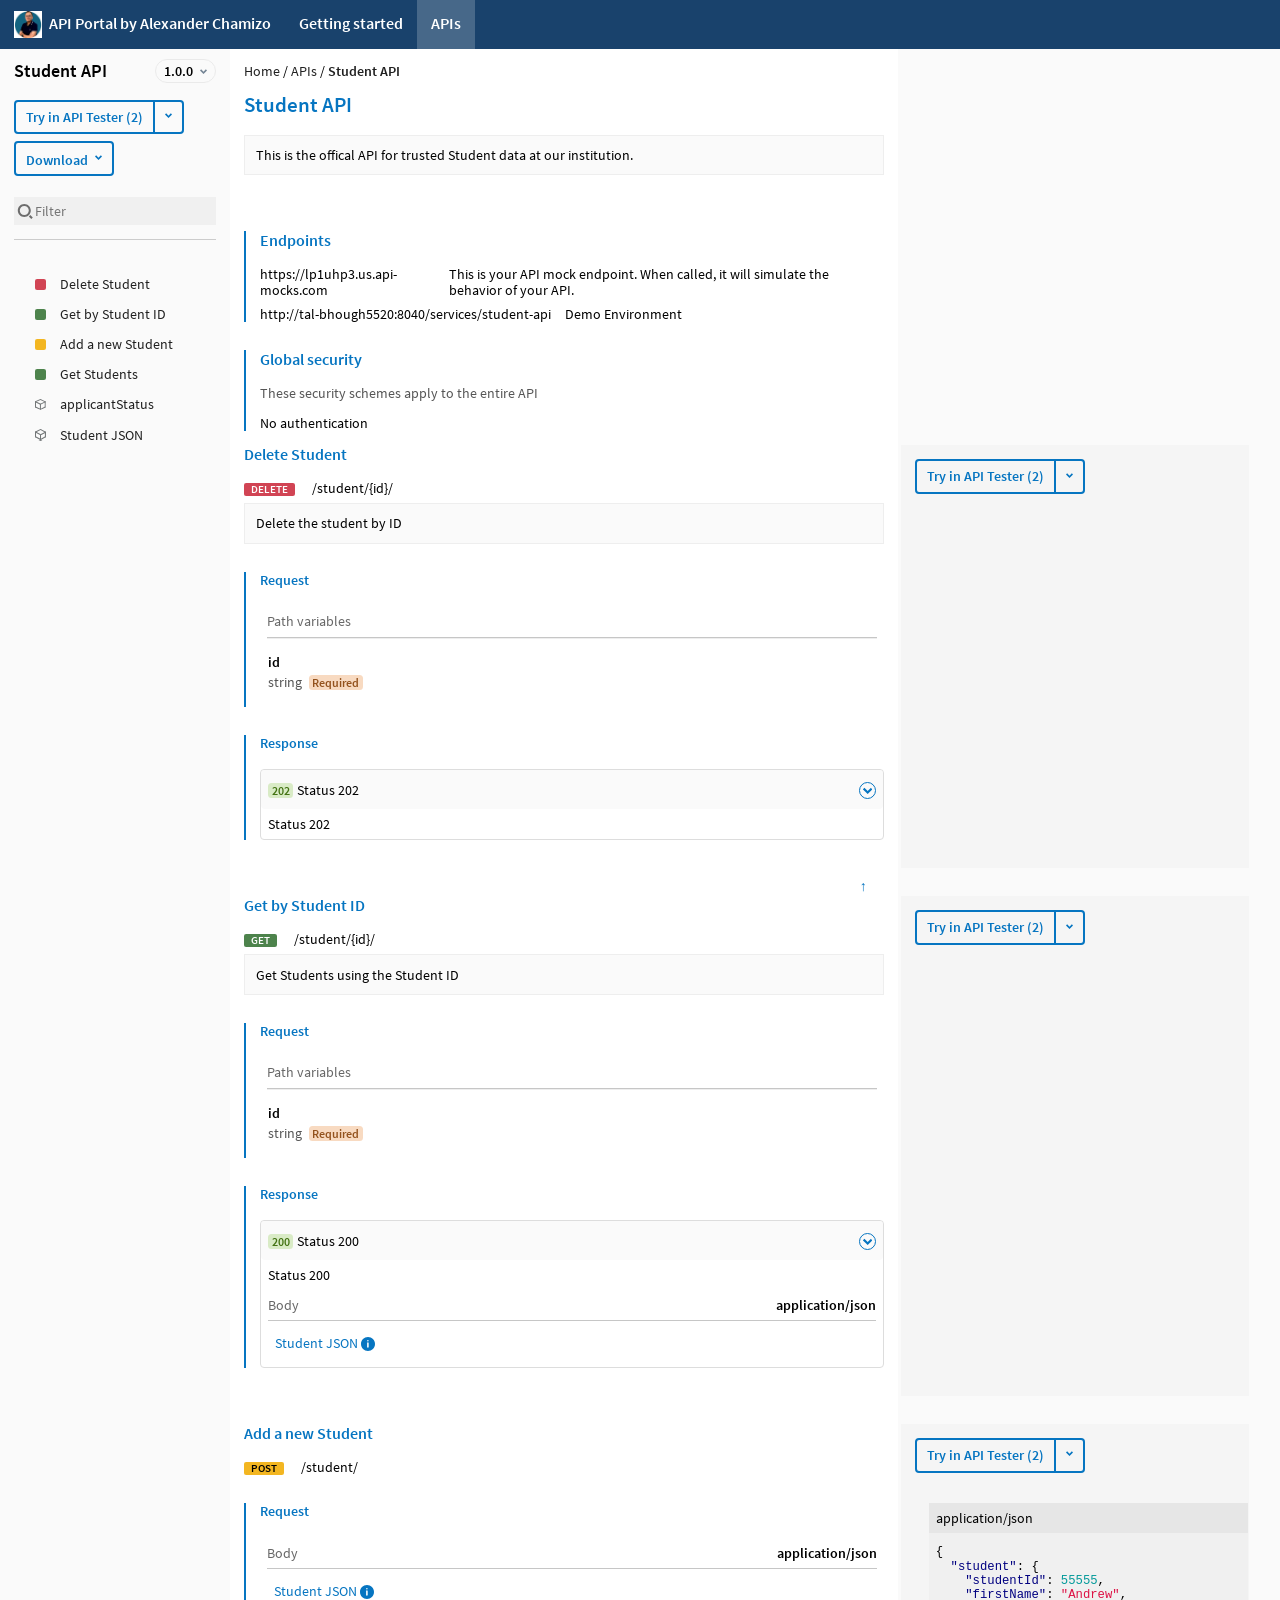
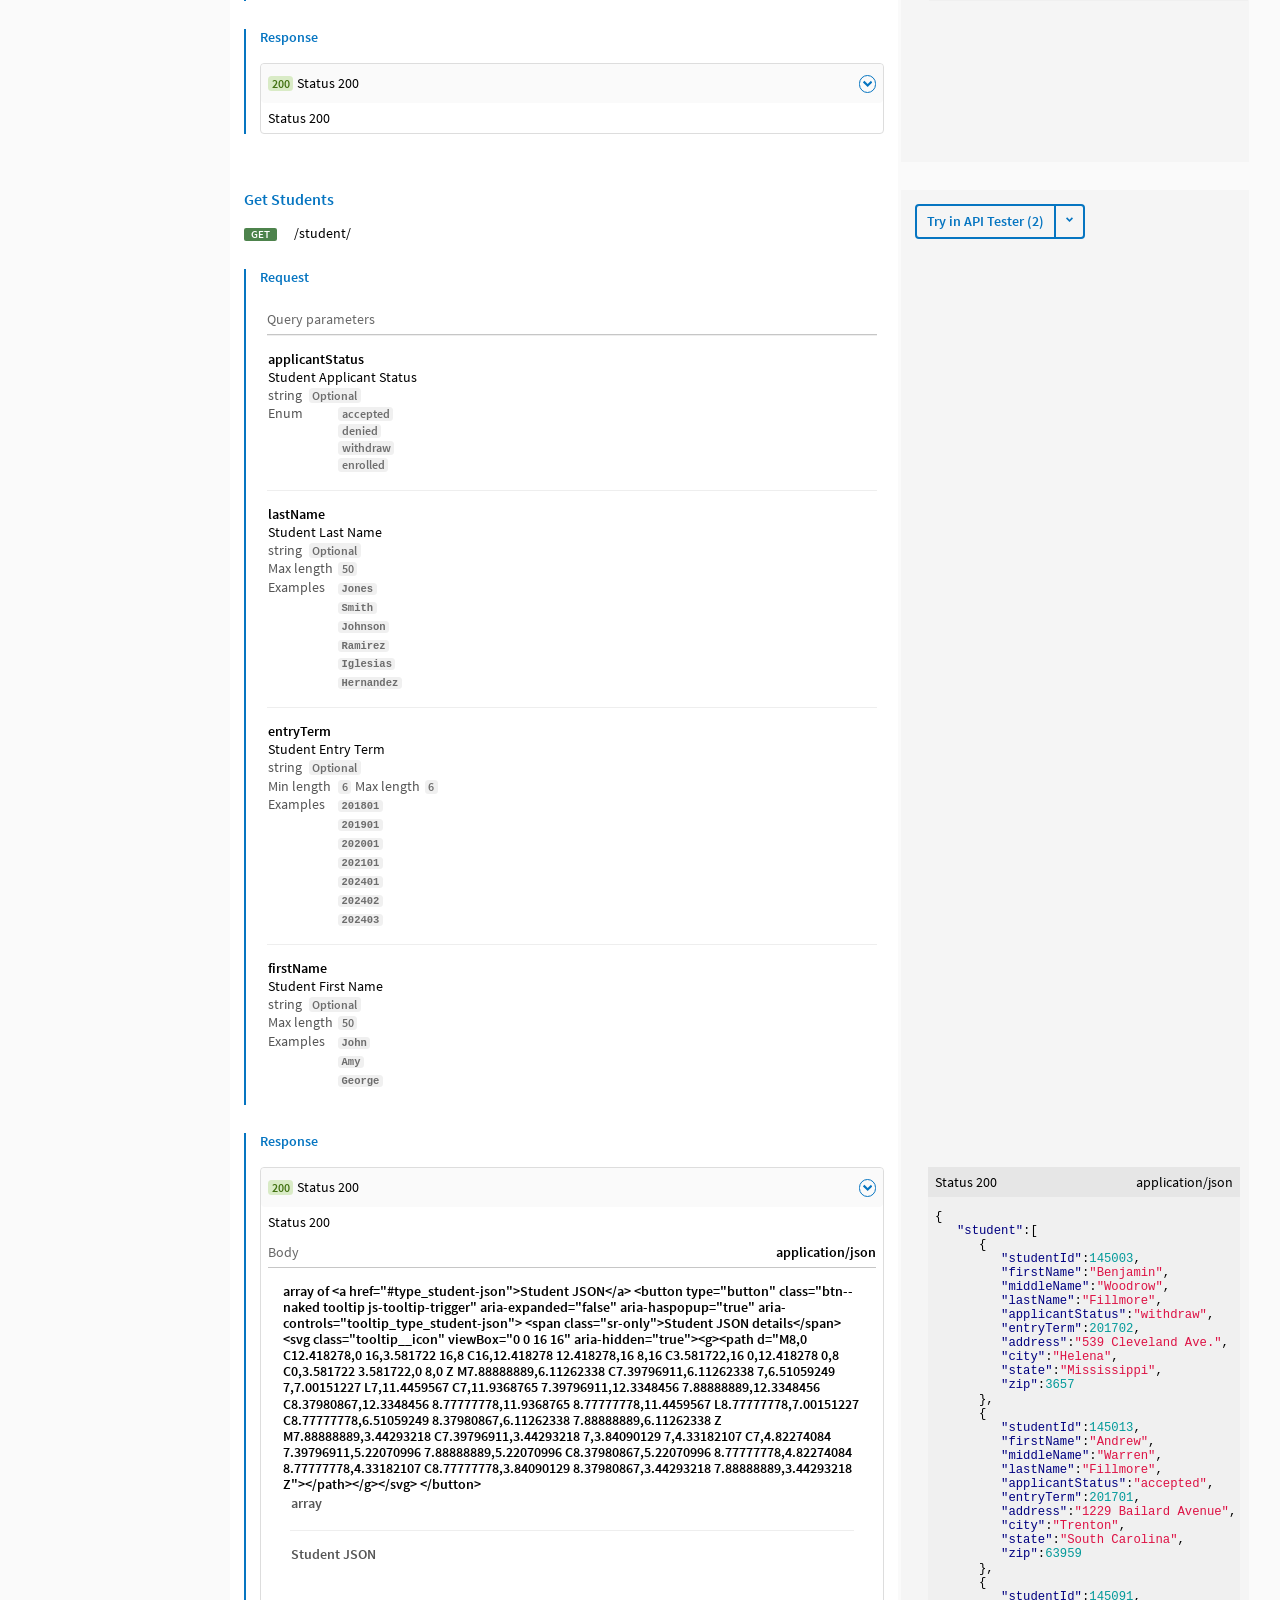
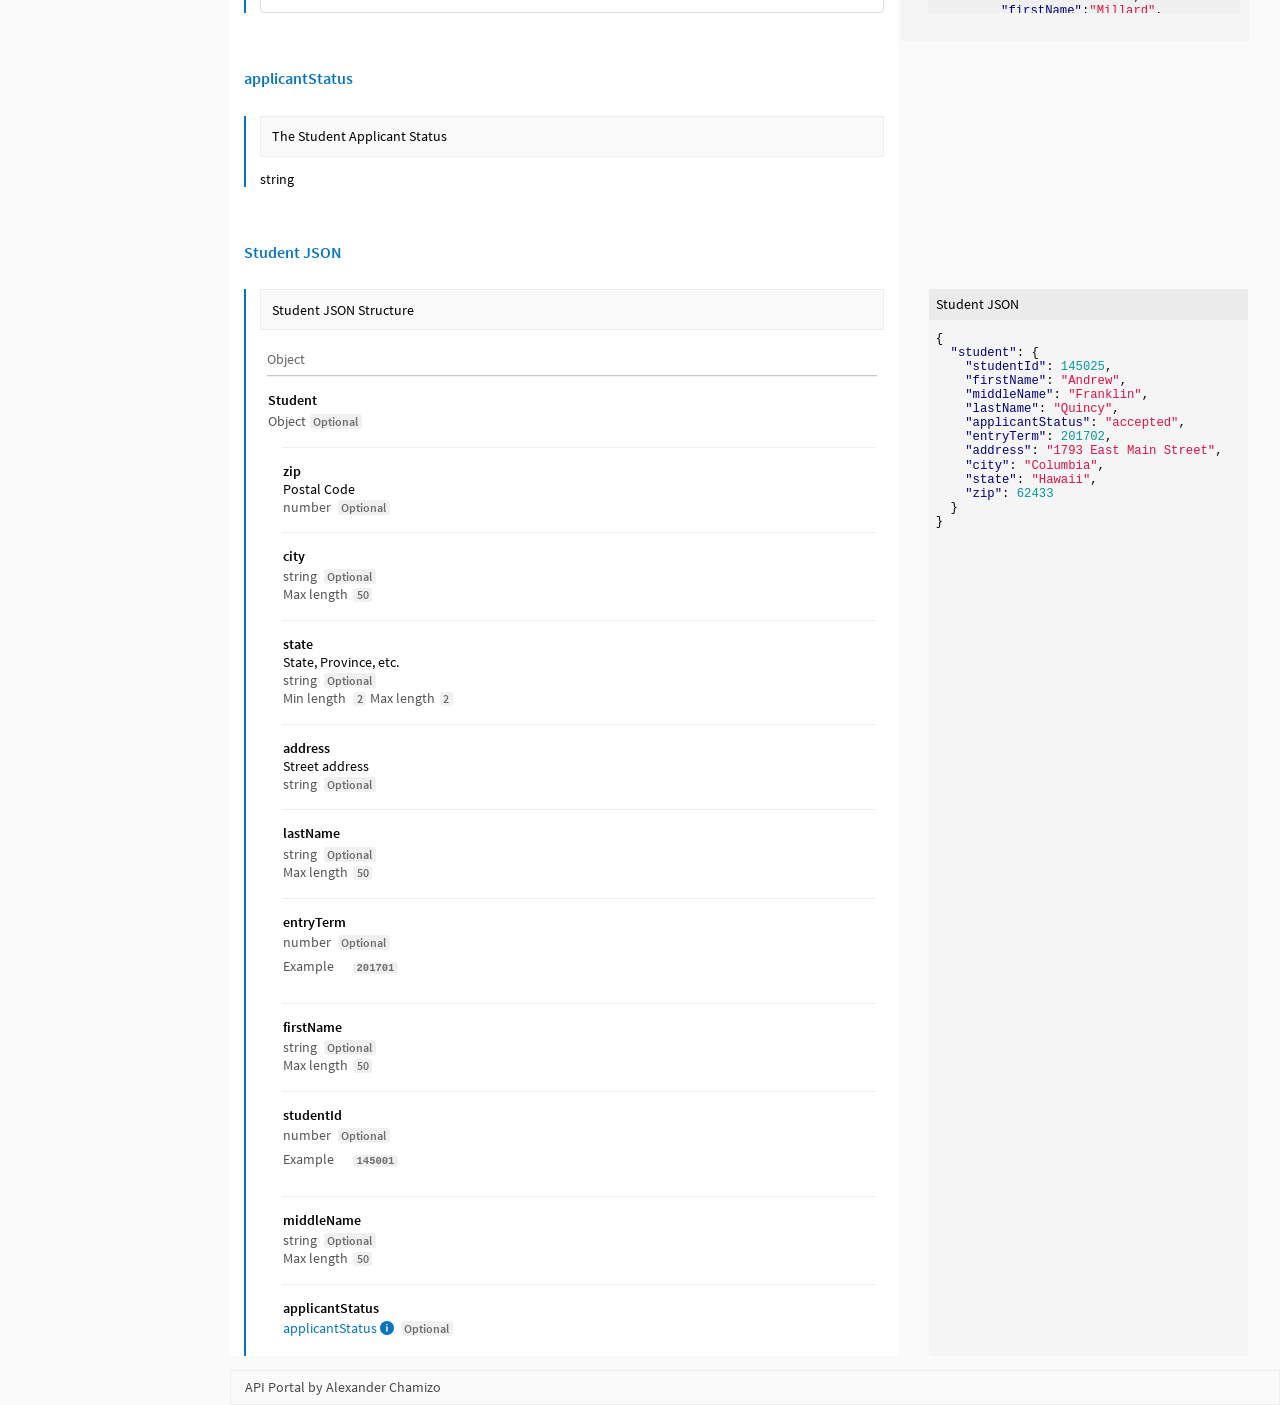
<file: apis/student-api/1.0.0/index.html>
<!doctype html>
<html lang="en">
	<head>
    <meta data-indicator-element-id="dhcIndicator" name="dhc-aware-page" />
      <meta name="try-in-tester-api-context" content="{&#34;etnResource6Url&#34;:&#34;/apitesterformat6.json&#34;}" />
      <title>Student API</title>
      <meta content="Student API" property="og:title">
    


<meta charset="utf-8">
<meta name="viewport" content="width=device-width, initial-scale=1" />


<meta property="og:type" content="website" />
<meta property="og:url" content="/apis/student-api/1.0.0/">


<link rel="icon" href="../../../img/brand-logo.png" sizes="196x196" />
<link rel="apple-touch-icon" href="../../../img/brand-logo.png" sizes="196x196" />

<link rel="stylesheet" href="../../../css/full.min.e55d9236833ff9b3819e293fc402c2b5454b9015e74e6521a4916948975ee1f8.css" media="all" />


<meta name="theme-color" content="#fafafa" />
</head>
	<body class="api-reference">
		<header class="header">


<ul class="header__menu">
  <li class="header__item">
    <a class="header__link header__brand " href="../../../" >
      <span class="sr-only">Home</span>
      <span>API Portal by Alexander Chamizo</span>
    </a>
  </li>
<li class="header__item">
    <a href="../../../getting-started/" class="header__link"  >Getting started</a>
  </li>
<li class="header__item">
    <a href="../../../apis/" class="header__link header__section--active"  >APIs</a>
  </li>
</ul>
</header>
    <aside class="left-panel">
        

<div class="left-panel__wrapper">
  <div class="api__general">
    <h1 class="left-panel__api-title">Student API</h1>


<div class="dropdown api__version"><button type="button" class="btn btn__version js-dropdown" aria-controls="versions_59f2b6748a4391d095a30ba91510f411" aria-haspopup="true" aria-expanded="false">
    <span class="api__version--selected">1.0.0</span>
    <svg viewBox="0 0 16 16" aria-hidden="true" class="dropdown__icon btn__version--icon"><path d="M8 13.6l-8-8L2.6 3 8 8.4 13.4 3 16 5.6z"></path></svg>
  </button>
  <div id="versions_59f2b6748a4391d095a30ba91510f411" role="menu" class="dropdown__content" hidden>
  <a href="../../../apis/student-api/1.0.0/" role="menuitem" class="dropdown__item dropdown__item--selected" aria-current="page" tabindex="-1">1.0.0</a>
  <a href="../../../apis/student-api/1.0.1/" role="menuitem" class="dropdown__item" tabindex="-1">1.0.1</a>
  <a href="../../../apis/student-api/1.0.2/" role="menuitem" class="dropdown__item" tabindex="-1">1.0.2</a>
  </div>
</div>
</div>
  <div class="api__action">
    
<div class="try-in-tester js-try-in-tester">
  <button class="try-in-tester__action js-try-in-tester--action btn btn--primary js-api-try-in-tester try-in-tester__action--with-dropdown "
          type="button">
    Try in API Tester
    (2)</button>
  <button title="Select your endpoint" class="try-in-tester__dropdown js-dropdown btn btn--primary"
    aria-controls="endpoints-list"
    aria-label="Select your endpoint"
    aria-haspopup="true"
    aria-expanded="false"
    type="button">
      <svg viewBox="0 0 16 16" aria-hidden="true" class="dropdown__icon"><path d="M8 13.6l-8-8L2.6 3 8 8.4 13.4 3 16 5.6z"></path></svg>
    </button>
    <div id="endpoints-list"
         role="menu"
         class="dropdown__content dropdown__content--endpoints "
         hidden>
      <button title="https://lp1uhp3.us.api-mocks.com"
                data-endpoint-url="https://lp1uhp3.us.api-mocks.com"
                role="menuitem"
                class="js-try-in-tester-endpoint dropdown__item dropdown__item--endpoints btn--naked"
                type="button">
          <span class="text--ellipsis dropdown__item--endpoints-url">https://lp1uhp3.us.api-mocks.com</span></button>
      <button title="http://tal-bhough5520:8040/services/student-api"
                data-endpoint-url="http://tal-bhough5520:8040/services/student-api"
                role="menuitem"
                class="js-try-in-tester-endpoint dropdown__item dropdown__item--endpoints btn--naked"
                type="button">
          <span class="text--ellipsis dropdown__item--endpoints-url">http://tal-bhough5520:8040/services/student-api</span></button>
      <a role="menuitem"
         class="dropdown__item dropdown__item--endpoints-link-description"
         href="#endpoints">
        Go to endpoint descriptions</a>
    </div>
  </div>


<div class="dropdown">
  <button class="js-dropdown btn btn--primary" aria-controls="download" aria-haspopup="true" aria-expanded="false" type="button">
    Download<svg viewBox="0 0 16 16" aria-hidden="true" class="dropdown__icon"><path d="M8 13.6l-8-8L2.6 3 8 8.4 13.4 3 16 5.6z"></path></svg>
  </button>
  <div id="download" role="menu" class="dropdown__content" hidden>
    <a href="../../../apis/student-api/1.0.0/openapi30.json" role="menuitem" class="dropdown__item" tabindex="-1" download="student-api-1.0.0-openapi30.json">OAS 3</a>
    <a href="../../../apis/student-api/1.0.0/swagger20.json" role="menuitem" class="dropdown__item" tabindex="-1" download="student-api-1.0.0-swagger20.json">Swagger 2</a>
    </div>
  </div>
</div>

  <form class="search-form">
    <label class="search-form__label" for="filter">
      <svg class="search-form__icon" aria-hidden="true" width="16" height="16" xmlns="http://www.w3.org/2000/svg" viewBox="0 0 16 16"><path d="M7.5 14C3.9 14 1 11.1 1 7.5S3.9 1 7.5 1 14 3.9 14 7.5 11.1 14 7.5 14zm0-11C5 3 3 5 3 7.5S5 12 7.5 12 12 10 12 7.5 10 3 7.5 3zm6 9c-.4.6-.9 1.1-1.5 1.5l2.5 2.5 1.5-1.5-2.5-2.5z"></path></svg>
      <span class="sr-only">Filter</span>
    </label>
    <input class="search-form__field js-filter" id="filter" type="search" placeholder="Filter" />
  </form>

  <hr />

  <nav class="api__nav" aria-label="API content">
    <ul class="api-toc js-api-toc">
<li><ul class="api-toc__content">
    
  <li class="api-toc__item api-toc__item--request-delete"><a href="#operation_delete-student">Delete Student</a></li>
        
  <li class="api-toc__item api-toc__item--request-get"><a href="#operation_get-by-student-id">Get by Student ID</a></li>
        
  <li class="api-toc__item api-toc__item--request-post"><a href="#operation_add-a-new-student">Add a new Student</a></li>
        
  <li class="api-toc__item api-toc__item--request-get"><a href="#operation_get-students">Get Students</a></li>
        <li class="api-toc__item api-toc__item--datatype"><a href="#type_applicantstatus">applicantStatus</a></li>
    <li class="api-toc__item api-toc__item--datatype"><a href="#type_student-json">Student JSON</a></li>
    </ul>
</li>
</ul>
  </nav>
</div>

</aside>
      <main id="content">
        

<nav class="breadcrumb" aria-label="Breadcrumb">
	<ol class="breadcrumb__list">
		<li class="breadcrumb__item"><a href="../../../" class="breadcrumb__element">Home</a></li>
    <li class="breadcrumb__item"><span class="breadcrumb__separator" aria-hidden="true"> / </span><a href="../../../apis/" class="breadcrumb__element">APIs</a></li>

  
  <li class="breadcrumb__item"><span class="breadcrumb__separator" aria-hidden="true"> / </span><a aria-current="page" href="../../../apis/student-api/1.0.0/" class="breadcrumb__element">Student API</a></li>
</ol>
</nav>


<h2 class="api-reference__api-title" id="top">Student API</h2>
<div class="api__content_description wysiwyg">This is the offical API for trusted Student data at our institution.</div>

<dl class="definition contact">
  </dl>
<div class="definition">
      <h3 id="endpoints">Endpoints</h3>
      <ul class="endpoints">
        <li class="endpoint__value">
          <span class="endpoint__url">https://lp1uhp3.us.api-mocks.com</span>
          <div class="endpoint__description wysiwyg">This is your API mock endpoint. When called, it will simulate the behavior of your API.</div></li>
        <li class="endpoint__value">
          <span class="endpoint__url">http://tal-bhough5520:8040/services/student-api</span>
          <div class="endpoint__description wysiwyg">Demo Environment</div></li>
        </ul>
    </div>
<div class="definition">
      <h3 id="global-security">Global security</h3>
      <p class="note">These security schemes apply to the entire API</p>
      <div>
        

<ul class="global-security">

<li class="global-security__type">No authentication</li>
</ul>
</div>
    </div>



<section id="operation_delete-student_anchor" class="operation" aria-labelledby="operation_delete-student">
	<div class="operation__content">
        <h3 id="operation_delete-student">Delete Student</h3>
        <span class="operation--delete operation--default">DELETE</span> <span class="operation__url">/student/{id}/</span>
	<div class="operation__description wysiwyg">Delete the student by ID</div><div class="definition__content definition">
			<div>
				<h4>Request</h4>
		

<table>
  <caption class="request__path-variables">Path variables</caption><thead class="sr-only">
    <tr>
      <th scope="col">Name</th>
      <th scope="col">Description</th>
      <th scope="col">Type</th>
      <th scope="col">Attributes and examples</th>
    </tr>
  </thead>
  <tbody>
  
      


<tr class="request__parameter">
	<th class="request__parameter-type-label" scope="row">id</th>
	<td class="wysiwyg"></td>
	<td class="request__parameter-type">
    <span class="parameter-type">
      

string</span>
<span class="badge badge--warn">Required</span></td>
	<td class="request__parameter-attributes-examples">



</td>
</tr>
</tbody>
</table>




</div>
		

</div>
	<div class="definition__content definition">
			<h4>Response</h4>
		
		
				
					

<div class="response">
	<details class="response__detail" open="">
		<summary class="response__type"><span><span class="badge badge--2xx">202</span>Status 202</span><svg viewBox="0 0 16 16" aria-hidden="true" class="response__type--icon"><path d="M8 13.6l-8-8L2.6 3 8 8.4 13.4 3 16 5.6z"></path></svg></summary>
		<div class="response-description wysiwyg">Status 202</div>



</details>
</div>
</div>
	</div>
	<div class="operation__content-info operation__content-info--odd">
		
<div class="try-in-tester js-try-in-tester">
  <button class="try-in-tester__action js-try-in-tester--action btn btn--primary js-operation-try-in-tester try-in-tester__action--with-dropdown "
          data-operation-id="91ae5f3c-864c-4b79-95bf-00fc9c5452ce" type="button">
    Try in API Tester
    (2)</button>
  <button title="Select your endpoint" class="try-in-tester__dropdown js-dropdown btn btn--primary"
    aria-controls="endpoints-list"
    aria-label="Select your endpoint"
    aria-haspopup="true"
    aria-expanded="false"
    type="button">
      <svg viewBox="0 0 16 16" aria-hidden="true" class="dropdown__icon"><path d="M8 13.6l-8-8L2.6 3 8 8.4 13.4 3 16 5.6z"></path></svg>
    </button>
    <div id="endpoints-list"
         role="menu"
         class="dropdown__content dropdown__content--endpoints dropdown__content--endpoints-operation "
         hidden>
      <button title="https://lp1uhp3.us.api-mocks.com"
                data-endpoint-url="https://lp1uhp3.us.api-mocks.com"
                role="menuitem"
                class="js-try-in-tester-endpoint dropdown__item dropdown__item--endpoints btn--naked"
                type="button">
          <span class="text--ellipsis dropdown__item--endpoints-url">https://lp1uhp3.us.api-mocks.com</span></button>
      <button title="http://tal-bhough5520:8040/services/student-api"
                data-endpoint-url="http://tal-bhough5520:8040/services/student-api"
                role="menuitem"
                class="js-try-in-tester-endpoint dropdown__item dropdown__item--endpoints btn--naked"
                type="button">
          <span class="text--ellipsis dropdown__item--endpoints-url">http://tal-bhough5520:8040/services/student-api</span></button>
      <a role="menuitem"
         class="dropdown__item dropdown__item--endpoints-link-description"
         href="#endpoints">
        Go to endpoint descriptions</a>
    </div>
  </div>

</div>
</section>

<section id="operation_get-by-student-id_anchor" class="operation" aria-labelledby="operation_get-by-student-id">
	<div class="operation__content">
        <h3 id="operation_get-by-student-id">Get by Student ID</h3>
        <span class="operation--get operation--default">GET</span> <span class="operation__url">/student/{id}/</span>
	<div class="operation__description wysiwyg">Get Students using the Student ID</div><div class="definition__content definition">
			<div>
				<h4>Request</h4>
		

<table>
  <caption class="request__path-variables">Path variables</caption><thead class="sr-only">
    <tr>
      <th scope="col">Name</th>
      <th scope="col">Description</th>
      <th scope="col">Type</th>
      <th scope="col">Attributes and examples</th>
    </tr>
  </thead>
  <tbody>
  
      


<tr class="request__parameter">
	<th class="request__parameter-type-label" scope="row">id</th>
	<td class="wysiwyg"></td>
	<td class="request__parameter-type">
    <span class="parameter-type">
      

string</span>
<span class="badge badge--warn">Required</span></td>
	<td class="request__parameter-attributes-examples">



</td>
</tr>
</tbody>
</table>




</div>
		

</div>
	<div class="definition__content definition">
			<h4>Response</h4>
		
		
				
					

<div class="response">
	<details class="response__detail" open="">
		<summary class="response__type"><span><span class="badge badge--2xx">200</span>Status 200</span><svg viewBox="0 0 16 16" aria-hidden="true" class="response__type--icon"><path d="M8 13.6l-8-8L2.6 3 8 8.4 13.4 3 16 5.6z"></path></svg></summary>
		<div class="response-description wysiwyg">Status 200</div>



<div class="response__content">
    <span class="response__body">Body</span>
    <div class="dropdown">
    <span class="response__mimetype">application/json</span></div>
</div>

    <div id="body_bb52094b8e38184bb57809e4cc6c7f35applicationjson" class="body__content" >
    <div class="body__content">




<a href="#type_student-json">Student JSON</a>
<button type="button" class="btn--naked tooltip js-tooltip-trigger" aria-expanded="false" aria-haspopup="true" aria-controls="tooltip_type_student-json">
	<span class="sr-only">Student JSON details</span>
	<svg class="tooltip__icon" viewBox="0 0 16 16" aria-hidden="true"><g><path d="M8,0 C12.418278,0 16,3.581722 16,8 C16,12.418278 12.418278,16 8,16 C3.581722,16 0,12.418278 0,8 C0,3.581722 3.581722,0 8,0 Z M7.88888889,6.11262338 C7.39796911,6.11262338 7,6.51059249 7,7.00151227 L7,11.4459567 C7,11.9368765 7.39796911,12.3348456 7.88888889,12.3348456 C8.37980867,12.3348456 8.77777778,11.9368765 8.77777778,11.4459567 L8.77777778,7.00151227 C8.77777778,6.51059249 8.37980867,6.11262338 7.88888889,6.11262338 Z M7.88888889,3.44293218 C7.39796911,3.44293218 7,3.84090129 7,4.33182107 C7,4.82274084 7.39796911,5.22070996 7.88888889,5.22070996 C8.37980867,5.22070996 8.77777778,4.82274084 8.77777778,4.33182107 C8.77777778,3.84090129 8.37980867,3.44293218 7.88888889,3.44293218 Z"></path></g></svg>
</button>
</div>
        </div>
    </details>
</div>
</div>
	</div>
	<div class="operation__content-info operation__content-info--odd">
		
<div class="try-in-tester js-try-in-tester">
  <button class="try-in-tester__action js-try-in-tester--action btn btn--primary js-operation-try-in-tester try-in-tester__action--with-dropdown "
          data-operation-id="eb16b27f-420c-49db-ab0a-fb125d62135b" type="button">
    Try in API Tester
    (2)</button>
  <button title="Select your endpoint" class="try-in-tester__dropdown js-dropdown btn btn--primary"
    aria-controls="endpoints-list"
    aria-label="Select your endpoint"
    aria-haspopup="true"
    aria-expanded="false"
    type="button">
      <svg viewBox="0 0 16 16" aria-hidden="true" class="dropdown__icon"><path d="M8 13.6l-8-8L2.6 3 8 8.4 13.4 3 16 5.6z"></path></svg>
    </button>
    <div id="endpoints-list"
         role="menu"
         class="dropdown__content dropdown__content--endpoints dropdown__content--endpoints-operation "
         hidden>
      <button title="https://lp1uhp3.us.api-mocks.com"
                data-endpoint-url="https://lp1uhp3.us.api-mocks.com"
                role="menuitem"
                class="js-try-in-tester-endpoint dropdown__item dropdown__item--endpoints btn--naked"
                type="button">
          <span class="text--ellipsis dropdown__item--endpoints-url">https://lp1uhp3.us.api-mocks.com</span></button>
      <button title="http://tal-bhough5520:8040/services/student-api"
                data-endpoint-url="http://tal-bhough5520:8040/services/student-api"
                role="menuitem"
                class="js-try-in-tester-endpoint dropdown__item dropdown__item--endpoints btn--naked"
                type="button">
          <span class="text--ellipsis dropdown__item--endpoints-url">http://tal-bhough5520:8040/services/student-api</span></button>
      <a role="menuitem"
         class="dropdown__item dropdown__item--endpoints-link-description"
         href="#endpoints">
        Go to endpoint descriptions</a>
    </div>
  </div>

</div>
</section>


<section id="operation_add-a-new-student_anchor" class="operation" aria-labelledby="operation_add-a-new-student">
	<div class="operation__content">
        <h3 id="operation_add-a-new-student">Add a new Student</h3>
        <span class="operation--post operation--default">POST</span> <span class="operation__url">/student/</span>
	<div class="definition__content definition">
			<div>
				<h4>Request</h4>
		





</div>
		

<div class="request__content">
    <span class="request__body">Body</span>
    <div class="dropdown">
    <span class="request__mimetype">application/json</span></div>
</div>

    <div id="body_e34b5947c0bcf788b9e8528c6b4b3015applicationjson" class="body__content" >
    <div class="body__content">




<a href="#type_student-json">Student JSON</a>
<button type="button" class="btn--naked tooltip js-tooltip-trigger" aria-expanded="false" aria-haspopup="true" aria-controls="tooltip_type_student-json">
	<span class="sr-only">Student JSON details</span>
	<svg class="tooltip__icon" viewBox="0 0 16 16" aria-hidden="true"><g><path d="M8,0 C12.418278,0 16,3.581722 16,8 C16,12.418278 12.418278,16 8,16 C3.581722,16 0,12.418278 0,8 C0,3.581722 3.581722,0 8,0 Z M7.88888889,6.11262338 C7.39796911,6.11262338 7,6.51059249 7,7.00151227 L7,11.4459567 C7,11.9368765 7.39796911,12.3348456 7.88888889,12.3348456 C8.37980867,12.3348456 8.77777778,11.9368765 8.77777778,11.4459567 L8.77777778,7.00151227 C8.77777778,6.51059249 8.37980867,6.11262338 7.88888889,6.11262338 Z M7.88888889,3.44293218 C7.39796911,3.44293218 7,3.84090129 7,4.33182107 C7,4.82274084 7.39796911,5.22070996 7.88888889,5.22070996 C8.37980867,5.22070996 8.77777778,4.82274084 8.77777778,4.33182107 C8.77777778,3.84090129 8.37980867,3.44293218 7.88888889,3.44293218 Z"></path></g></svg>
</button>
</div>
        <div class="definition-example">
        <div id="bodySample_e34b5947c0bcf788b9e8528c6b4b3015applicationjson" class="definition-example__title">
            <span class="definition-example__mimetype">
                    application/json</span>
            </div>
        <div role="region" tabindex="0" class="code-container" aria-labelledby="bodySample_e34b5947c0bcf788b9e8528c6b4b3015applicationjson">


	
		<div class="highlight"><pre tabindex="0" class="chroma"><code class="language-json" data-lang="json"><span class="line"><span class="cl"><span class="p">{</span>
</span></span><span class="line"><span class="cl">  <span class="nt">&#34;student&#34;</span><span class="p">:</span> <span class="p">{</span>
</span></span><span class="line"><span class="cl">    <span class="nt">&#34;studentId&#34;</span><span class="p">:</span> <span class="mi">55555</span><span class="p">,</span>
</span></span><span class="line"><span class="cl">    <span class="nt">&#34;firstName&#34;</span><span class="p">:</span> <span class="s2">&#34;Andrew&#34;</span><span class="p">,</span>
</span></span><span class="line"><span class="cl">    <span class="nt">&#34;middleName&#34;</span><span class="p">:</span> <span class="s2">&#34;Franklin&#34;</span><span class="p">,</span>
</span></span><span class="line"><span class="cl">    <span class="nt">&#34;lastName&#34;</span><span class="p">:</span> <span class="s2">&#34;Quincy&#34;</span><span class="p">,</span>
</span></span><span class="line"><span class="cl">    <span class="nt">&#34;applicantStatus&#34;</span><span class="p">:</span> <span class="s2">&#34;accepted&#34;</span><span class="p">,</span>
</span></span><span class="line"><span class="cl">    <span class="nt">&#34;entryTerm&#34;</span><span class="p">:</span> <span class="mi">201702</span><span class="p">,</span>
</span></span><span class="line"><span class="cl">    <span class="nt">&#34;address&#34;</span><span class="p">:</span> <span class="s2">&#34;1793 East Main Street&#34;</span><span class="p">,</span>
</span></span><span class="line"><span class="cl">    <span class="nt">&#34;city&#34;</span><span class="p">:</span> <span class="s2">&#34;Columbia&#34;</span><span class="p">,</span>
</span></span><span class="line"><span class="cl">    <span class="nt">&#34;state&#34;</span><span class="p">:</span> <span class="s2">&#34;Hawaii&#34;</span><span class="p">,</span>
</span></span><span class="line"><span class="cl">    <span class="nt">&#34;zip&#34;</span><span class="p">:</span> <span class="mi">62433</span>
</span></span><span class="line"><span class="cl">  <span class="p">}</span>
</span></span><span class="line"><span class="cl"><span class="p">}</span></span></span></code></pre></div></div>
    </div>
        </div>
    </div>
	<div class="definition__content definition">
			<h4>Response</h4>
		
		
				
					

<div class="response">
	<details class="response__detail" open="">
		<summary class="response__type"><span><span class="badge badge--2xx">200</span>Status 200</span><svg viewBox="0 0 16 16" aria-hidden="true" class="response__type--icon"><path d="M8 13.6l-8-8L2.6 3 8 8.4 13.4 3 16 5.6z"></path></svg></summary>
		<div class="response-description wysiwyg">Status 200</div>



</details>
</div>
</div>
	</div>
	<div class="operation__content-info operation__content-info--odd">
		
<div class="try-in-tester js-try-in-tester">
  <button class="try-in-tester__action js-try-in-tester--action btn btn--primary js-operation-try-in-tester try-in-tester__action--with-dropdown "
          data-operation-id="2f9c7f34-fa22-4da4-b0f1-960f465265d3" type="button">
    Try in API Tester
    (2)</button>
  <button title="Select your endpoint" class="try-in-tester__dropdown js-dropdown btn btn--primary"
    aria-controls="endpoints-list"
    aria-label="Select your endpoint"
    aria-haspopup="true"
    aria-expanded="false"
    type="button">
      <svg viewBox="0 0 16 16" aria-hidden="true" class="dropdown__icon"><path d="M8 13.6l-8-8L2.6 3 8 8.4 13.4 3 16 5.6z"></path></svg>
    </button>
    <div id="endpoints-list"
         role="menu"
         class="dropdown__content dropdown__content--endpoints dropdown__content--endpoints-operation "
         hidden>
      <button title="https://lp1uhp3.us.api-mocks.com"
                data-endpoint-url="https://lp1uhp3.us.api-mocks.com"
                role="menuitem"
                class="js-try-in-tester-endpoint dropdown__item dropdown__item--endpoints btn--naked"
                type="button">
          <span class="text--ellipsis dropdown__item--endpoints-url">https://lp1uhp3.us.api-mocks.com</span></button>
      <button title="http://tal-bhough5520:8040/services/student-api"
                data-endpoint-url="http://tal-bhough5520:8040/services/student-api"
                role="menuitem"
                class="js-try-in-tester-endpoint dropdown__item dropdown__item--endpoints btn--naked"
                type="button">
          <span class="text--ellipsis dropdown__item--endpoints-url">http://tal-bhough5520:8040/services/student-api</span></button>
      <a role="menuitem"
         class="dropdown__item dropdown__item--endpoints-link-description"
         href="#endpoints">
        Go to endpoint descriptions</a>
    </div>
  </div>

</div>
</section>

<section id="operation_get-students_anchor" class="operation" aria-labelledby="operation_get-students">
	<div class="operation__content">
        <h3 id="operation_get-students">Get Students</h3>
        <span class="operation--get operation--default">GET</span> <span class="operation__url">/student/</span>
	<div class="definition__content definition">
			<div>
				<h4>Request</h4>
		



<table>
  <caption class="request__query-parameters">Query parameters</caption><thead class="sr-only">
    <tr>
      <th scope="col">Name</th>
      <th scope="col">Description</th>
      <th scope="col">Type</th>
      <th scope="col">Attributes and examples</th>
    </tr>
  </thead>
  <tbody>
  
      


<tr class="request__parameter">
	<th class="request__parameter-type-label" scope="row">applicantStatus</th>
	<td class="wysiwyg">Student Applicant Status</td>
	<td class="request__parameter-type">
    <span class="parameter-type">
      

string</span>
<span class="badge">Optional</span></td>
	<td class="request__parameter-attributes-examples">



<div class="request__parameter-attribute-example"><span class="metadata__label">Enum</span><ul class="metadata-enum">		<li class="badge">accepted</li><li class="badge">denied</li><li class="badge">withdraw</li><li class="badge">enrolled</li></ul></div></td>
</tr>

      


<tr class="request__parameter">
	<th class="request__parameter-type-label" scope="row">lastName</th>
	<td class="wysiwyg">Student Last Name</td>
	<td class="request__parameter-type">
    <span class="parameter-type">
      

string</span>
<span class="badge">Optional</span></td>
	<td class="request__parameter-attributes-examples">



<div class="request__parameter-attribute-example">
<span class="metadata__label">Max length</span><span class="badge">50</span></div>
<div class="request__parameter-attribute-example">
	<span class="metadata__label">Examples</span><ul class="metadata-examples">
    <li><pre class="badge metadata__example">Jones</pre></li>
    <li><pre class="badge metadata__example">Smith</pre></li>
    <li><pre class="badge metadata__example">Johnson</pre></li>
    <li><pre class="badge metadata__example">Ramirez</pre></li>
    <li><pre class="badge metadata__example">Iglesias</pre></li>
    <li><pre class="badge metadata__example">Hernandez</pre></li>
    </ul>
  </div>
</td>
</tr>

      


<tr class="request__parameter">
	<th class="request__parameter-type-label" scope="row">entryTerm</th>
	<td class="wysiwyg">Student Entry Term</td>
	<td class="request__parameter-type">
    <span class="parameter-type">
      

string</span>
<span class="badge">Optional</span></td>
	<td class="request__parameter-attributes-examples">



<div class="request__parameter-attribute-example">
<span class="metadata__label">Min length</span><span class="badge">6</span><span class="metadata__label">Max length</span><span class="badge">6</span></div>
<div class="request__parameter-attribute-example">
	<span class="metadata__label">Examples</span><ul class="metadata-examples">
    <li><pre class="badge metadata__example">201801</pre></li>
    <li><pre class="badge metadata__example">201901</pre></li>
    <li><pre class="badge metadata__example">202001</pre></li>
    <li><pre class="badge metadata__example">202101</pre></li>
    <li><pre class="badge metadata__example">202401</pre></li>
    <li><pre class="badge metadata__example">202402</pre></li>
    <li><pre class="badge metadata__example">202403</pre></li>
    </ul>
  </div>
</td>
</tr>

      


<tr class="request__parameter">
	<th class="request__parameter-type-label" scope="row">firstName</th>
	<td class="wysiwyg">Student First Name</td>
	<td class="request__parameter-type">
    <span class="parameter-type">
      

string</span>
<span class="badge">Optional</span></td>
	<td class="request__parameter-attributes-examples">



<div class="request__parameter-attribute-example">
<span class="metadata__label">Max length</span><span class="badge">50</span></div>
<div class="request__parameter-attribute-example">
	<span class="metadata__label">Examples</span><ul class="metadata-examples">
    <li><pre class="badge metadata__example">John</pre></li>
    <li><pre class="badge metadata__example">Amy</pre></li>
    <li><pre class="badge metadata__example">George</pre></li>
    </ul>
  </div>
</td>
</tr>
</tbody>
</table>


</div>
		

</div>
	<div class="definition__content definition">
			<h4>Response</h4>
		
		
				
					

<div class="response">
	<details class="response__detail" open="">
		<summary class="response__type"><span><span class="badge badge--2xx">200</span>Status 200</span><svg viewBox="0 0 16 16" aria-hidden="true" class="response__type--icon"><path d="M8 13.6l-8-8L2.6 3 8 8.4 13.4 3 16 5.6z"></path></svg></summary>
		<div class="response-description wysiwyg">Status 200</div>



<div class="response__content">
    <span class="response__body">Body</span>
    <div class="dropdown">
    <span class="response__mimetype">application/json</span></div>
</div>

    <div id="body_450b95c2b8e5710c6cbe3849748b83bfapplicationjson" class="body__content" >
    <div class="body__content">




<table>
  <caption class="data-type-title sr-only"> details</caption>
  <thead class="sr-only">
    <tr>
      <th scope="col">Name</th>
      <th scope="col">Description</th>
      <th scope="col">Type</th>
      <th scope="col">Attributes and examples</th>
    </tr>
  </thead>
  <tbody>
    <tr class="response-body__parameter response-body__array-type-details">
      <th class="response-body__parameter-type-label" scope="row" aria-describedby="fb33a430cf44eccc6cf2ec02af00d34b">


array of 



&lt;a href=&#34;#type_student-json&#34;&gt;Student JSON&lt;/a&gt;
&lt;button type=&#34;button&#34; class=&#34;btn--naked tooltip js-tooltip-trigger&#34; aria-expanded=&#34;false&#34; aria-haspopup=&#34;true&#34; aria-controls=&#34;tooltip_type_student-json&#34;&gt;
	&lt;span class=&#34;sr-only&#34;&gt;Student JSON details&lt;/span&gt;
	&lt;svg class=&#34;tooltip__icon&#34; viewBox=&#34;0 0 16 16&#34; aria-hidden=&#34;true&#34;&gt;&lt;g&gt;&lt;path d=&#34;M8,0 C12.418278,0 16,3.581722 16,8 C16,12.418278 12.418278,16 8,16 C3.581722,16 0,12.418278 0,8 C0,3.581722 3.581722,0 8,0 Z M7.88888889,6.11262338 C7.39796911,6.11262338 7,6.51059249 7,7.00151227 L7,11.4459567 C7,11.9368765 7.39796911,12.3348456 7.88888889,12.3348456 C8.37980867,12.3348456 8.77777778,11.9368765 8.77777778,11.4459567 L8.77777778,7.00151227 C8.77777778,6.51059249 8.37980867,6.11262338 7.88888889,6.11262338 Z M7.88888889,3.44293218 C7.39796911,3.44293218 7,3.84090129 7,4.33182107 C7,4.82274084 7.39796911,5.22070996 7.88888889,5.22070996 C8.37980867,5.22070996 8.77777778,4.82274084 8.77777778,4.33182107 C8.77777778,3.84090129 8.37980867,3.44293218 7.88888889,3.44293218 Z&#34;&gt;&lt;/path&gt;&lt;/g&gt;&lt;/svg&gt;
&lt;/button&gt;


      </th>
      <td class="response-body__parameter-attributes-examples">


<table id="fb33a430cf44eccc6cf2ec02af00d34b">
  <caption class="response-body-title sr-only">Datatype details</caption>
  <thead class="sr-only">
    <tr>
      <th scope="col">Type</th>
      <th scope="col">Description</th>
      <th scope="col">Attributes and examples</th>
    </tr>
  </thead>
  <tbody>
<tr class="response-body__parameter response-body__array-first-type">
      <th scope="row">array</th>
      <td></td>
      <td class="response-body__parameter-attributes-examples">
  
    

</td>
    </tr>
<tr class="response-body__parameter array-parameter--description">
      <th scope="row">
      Student JSON</th>
      <td></td>
      <td class="response-body__parameter-attributes-examples">



</td>
    </tr>
  </tbody>
</table>

      </td>
      <td colspan="2"></td>
    </tr>
  </tbody>
</table>
</div>
        <div class="definition-example">
        <div id="bodySample_450b95c2b8e5710c6cbe3849748b83bfapplicationjson" class="definition-example__title">
            <span>Status 200</span><span class="definition-example__mimetype">
                    application/json</span>
            </div>
        <div role="region" tabindex="0" class="code-container" aria-labelledby="bodySample_450b95c2b8e5710c6cbe3849748b83bfapplicationjson">


	
		<div class="highlight"><pre tabindex="0" class="chroma"><code class="language-json" data-lang="json"><span class="line"><span class="cl"><span class="p">{</span>  
</span></span><span class="line"><span class="cl">   <span class="nt">&#34;student&#34;</span><span class="p">:[</span>  
</span></span><span class="line"><span class="cl">      <span class="p">{</span>  
</span></span><span class="line"><span class="cl">         <span class="nt">&#34;studentId&#34;</span><span class="p">:</span><span class="mi">145003</span><span class="p">,</span>
</span></span><span class="line"><span class="cl">         <span class="nt">&#34;firstName&#34;</span><span class="p">:</span><span class="s2">&#34;Benjamin&#34;</span><span class="p">,</span>
</span></span><span class="line"><span class="cl">         <span class="nt">&#34;middleName&#34;</span><span class="p">:</span><span class="s2">&#34;Woodrow&#34;</span><span class="p">,</span>
</span></span><span class="line"><span class="cl">         <span class="nt">&#34;lastName&#34;</span><span class="p">:</span><span class="s2">&#34;Fillmore&#34;</span><span class="p">,</span>
</span></span><span class="line"><span class="cl">         <span class="nt">&#34;applicantStatus&#34;</span><span class="p">:</span><span class="s2">&#34;withdraw&#34;</span><span class="p">,</span>
</span></span><span class="line"><span class="cl">         <span class="nt">&#34;entryTerm&#34;</span><span class="p">:</span><span class="mi">201702</span><span class="p">,</span>
</span></span><span class="line"><span class="cl">         <span class="nt">&#34;address&#34;</span><span class="p">:</span><span class="s2">&#34;539 Cleveland Ave.&#34;</span><span class="p">,</span>
</span></span><span class="line"><span class="cl">         <span class="nt">&#34;city&#34;</span><span class="p">:</span><span class="s2">&#34;Helena&#34;</span><span class="p">,</span>
</span></span><span class="line"><span class="cl">         <span class="nt">&#34;state&#34;</span><span class="p">:</span><span class="s2">&#34;Mississippi&#34;</span><span class="p">,</span>
</span></span><span class="line"><span class="cl">         <span class="nt">&#34;zip&#34;</span><span class="p">:</span><span class="mi">3657</span>
</span></span><span class="line"><span class="cl">      <span class="p">},</span>
</span></span><span class="line"><span class="cl">      <span class="p">{</span>  
</span></span><span class="line"><span class="cl">         <span class="nt">&#34;studentId&#34;</span><span class="p">:</span><span class="mi">145013</span><span class="p">,</span>
</span></span><span class="line"><span class="cl">         <span class="nt">&#34;firstName&#34;</span><span class="p">:</span><span class="s2">&#34;Andrew&#34;</span><span class="p">,</span>
</span></span><span class="line"><span class="cl">         <span class="nt">&#34;middleName&#34;</span><span class="p">:</span><span class="s2">&#34;Warren&#34;</span><span class="p">,</span>
</span></span><span class="line"><span class="cl">         <span class="nt">&#34;lastName&#34;</span><span class="p">:</span><span class="s2">&#34;Fillmore&#34;</span><span class="p">,</span>
</span></span><span class="line"><span class="cl">         <span class="nt">&#34;applicantStatus&#34;</span><span class="p">:</span><span class="s2">&#34;accepted&#34;</span><span class="p">,</span>
</span></span><span class="line"><span class="cl">         <span class="nt">&#34;entryTerm&#34;</span><span class="p">:</span><span class="mi">201701</span><span class="p">,</span>
</span></span><span class="line"><span class="cl">         <span class="nt">&#34;address&#34;</span><span class="p">:</span><span class="s2">&#34;1229 Bailard Avenue&#34;</span><span class="p">,</span>
</span></span><span class="line"><span class="cl">         <span class="nt">&#34;city&#34;</span><span class="p">:</span><span class="s2">&#34;Trenton&#34;</span><span class="p">,</span>
</span></span><span class="line"><span class="cl">         <span class="nt">&#34;state&#34;</span><span class="p">:</span><span class="s2">&#34;South Carolina&#34;</span><span class="p">,</span>
</span></span><span class="line"><span class="cl">         <span class="nt">&#34;zip&#34;</span><span class="p">:</span><span class="mi">63959</span>
</span></span><span class="line"><span class="cl">      <span class="p">},</span>
</span></span><span class="line"><span class="cl">      <span class="p">{</span>  
</span></span><span class="line"><span class="cl">         <span class="nt">&#34;studentId&#34;</span><span class="p">:</span><span class="mi">145091</span><span class="p">,</span>
</span></span><span class="line"><span class="cl">         <span class="nt">&#34;firstName&#34;</span><span class="p">:</span><span class="s2">&#34;Millard&#34;</span><span class="p">,</span>
</span></span><span class="line"><span class="cl">         <span class="nt">&#34;middleName&#34;</span><span class="p">:</span><span class="s2">&#34;Richard&#34;</span><span class="p">,</span>
</span></span><span class="line"><span class="cl">         <span class="nt">&#34;lastName&#34;</span><span class="p">:</span><span class="s2">&#34;Fillmore&#34;</span><span class="p">,</span>
</span></span><span class="line"><span class="cl">         <span class="nt">&#34;applicantStatus&#34;</span><span class="p">:</span><span class="s2">&#34;enrolled&#34;</span><span class="p">,</span>
</span></span><span class="line"><span class="cl">         <span class="nt">&#34;entryTerm&#34;</span><span class="p">:</span><span class="mi">201701</span><span class="p">,</span>
</span></span><span class="line"><span class="cl">         <span class="nt">&#34;address&#34;</span><span class="p">:</span><span class="s2">&#34;1090 Carpinteria North&#34;</span><span class="p">,</span>
</span></span><span class="line"><span class="cl">         <span class="nt">&#34;city&#34;</span><span class="p">:</span><span class="s2">&#34;Providence&#34;</span><span class="p">,</span>
</span></span><span class="line"><span class="cl">         <span class="nt">&#34;state&#34;</span><span class="p">:</span><span class="s2">&#34;Maine&#34;</span><span class="p">,</span>
</span></span><span class="line"><span class="cl">         <span class="nt">&#34;zip&#34;</span><span class="p">:</span><span class="mi">57472</span>
</span></span><span class="line"><span class="cl">      <span class="p">}</span>
</span></span><span class="line"><span class="cl">   <span class="p">]</span>
</span></span><span class="line"><span class="cl"><span class="p">}</span></span></span></code></pre></div></div>
    </div>
        </div>
    </details>
</div>
</div>
	</div>
	<div class="operation__content-info operation__content-info--odd">
		
<div class="try-in-tester js-try-in-tester">
  <button class="try-in-tester__action js-try-in-tester--action btn btn--primary js-operation-try-in-tester try-in-tester__action--with-dropdown "
          data-operation-id="c511c381-21b7-49f1-b24e-22c5279f3514" type="button">
    Try in API Tester
    (2)</button>
  <button title="Select your endpoint" class="try-in-tester__dropdown js-dropdown btn btn--primary"
    aria-controls="endpoints-list"
    aria-label="Select your endpoint"
    aria-haspopup="true"
    aria-expanded="false"
    type="button">
      <svg viewBox="0 0 16 16" aria-hidden="true" class="dropdown__icon"><path d="M8 13.6l-8-8L2.6 3 8 8.4 13.4 3 16 5.6z"></path></svg>
    </button>
    <div id="endpoints-list"
         role="menu"
         class="dropdown__content dropdown__content--endpoints dropdown__content--endpoints-operation "
         hidden>
      <button title="https://lp1uhp3.us.api-mocks.com"
                data-endpoint-url="https://lp1uhp3.us.api-mocks.com"
                role="menuitem"
                class="js-try-in-tester-endpoint dropdown__item dropdown__item--endpoints btn--naked"
                type="button">
          <span class="text--ellipsis dropdown__item--endpoints-url">https://lp1uhp3.us.api-mocks.com</span></button>
      <button title="http://tal-bhough5520:8040/services/student-api"
                data-endpoint-url="http://tal-bhough5520:8040/services/student-api"
                role="menuitem"
                class="js-try-in-tester-endpoint dropdown__item dropdown__item--endpoints btn--naked"
                type="button">
          <span class="text--ellipsis dropdown__item--endpoints-url">http://tal-bhough5520:8040/services/student-api</span></button>
      <a role="menuitem"
         class="dropdown__item dropdown__item--endpoints-link-description"
         href="#endpoints">
        Go to endpoint descriptions</a>
    </div>
  </div>

</div>
</section>


<section id="type_applicantstatus_anchor" class="datatype" aria-labelledby="type_applicantstatus">
	<div class="data-type__content">
		<div class="data-type__header">
			<h3 id="type_applicantstatus">applicantStatus</h3>
		</div>
		<div class="definition__data-type definition">
			<div id="tooltip_type_applicantstatus" class="js-tooltip-content" >
<div class="data-type__description wysiwyg">The Student Applicant Status</div>
	



string</div>

</div>
	</div>
</section>


<section id="type_student-json_anchor" class="datatype" aria-labelledby="type_student-json">
	<div class="data-type__content">
		<div class="data-type__header">
			<h3 id="type_student-json">Student JSON</h3>
		</div>
		<div class="definition__data-type definition">
			<div id="tooltip_type_student-json" class="js-tooltip-content" >
<div class="data-type__description wysiwyg">Student JSON Structure</div>
	



<div class="data-type__object-title">Object</div>


<table>
  <thead class="sr-only">
    <tr>
      <th scope="col">Name</th>
      <th scope="col">Description</th>
      <th scope="col">Type</th>
      <th scope="col">Attributes and examples</th>
    </tr>
  </thead>
  <tbody>
  
      

<tr class="data-type__parameter">
  <th class="data-type__parameter-type-label" scope="row" aria-describedby="802ad1cc2d063244cbab4f7e49018d9d">Student</th>
  <td class="wysiwyg"></td>
  <td class="data-type__parameter-type"><span class="parameter-type">Object</span><span class="badge">Optional</span></td>
  <td class="data-type__parameter-attributes-examples">



</td>
</tr>
<tr class="data-type__parameter--subtype">
  <td colspan="4">


<table id="802ad1cc2d063244cbab4f7e49018d9d">
  <thead class="sr-only">
    <tr>
      <th scope="col">Name</th>
      <th scope="col">Description</th>
      <th scope="col">Type</th>
      <th scope="col">Attributes and examples</th>
    </tr>
  </thead>
  <tbody>
  
      


<tr class="data-type__parameter">
	<th class="data-type__parameter-type-label" scope="row">zip</th>
	<td class="wysiwyg">Postal Code</td>
	<td class="data-type__parameter-type">
    <span class="parameter-type">
      

number</span>
<span class="badge">Optional</span></td>
	<td class="data-type__parameter-attributes-examples">



</td>
</tr>

      


<tr class="data-type__parameter">
	<th class="data-type__parameter-type-label" scope="row">city</th>
	<td class="wysiwyg"></td>
	<td class="data-type__parameter-type">
    <span class="parameter-type">
      

string</span>
<span class="badge">Optional</span></td>
	<td class="data-type__parameter-attributes-examples">



<div class="data-type__parameter-attribute-example">
<span class="metadata__label">Max length</span><span class="badge">50</span></div>
</td>
</tr>

      


<tr class="data-type__parameter">
	<th class="data-type__parameter-type-label" scope="row">state</th>
	<td class="wysiwyg">State, Province, etc.</td>
	<td class="data-type__parameter-type">
    <span class="parameter-type">
      

string</span>
<span class="badge">Optional</span></td>
	<td class="data-type__parameter-attributes-examples">



<div class="data-type__parameter-attribute-example">
<span class="metadata__label">Min length</span><span class="badge">2</span><span class="metadata__label">Max length</span><span class="badge">2</span></div>
</td>
</tr>

      


<tr class="data-type__parameter">
	<th class="data-type__parameter-type-label" scope="row">address</th>
	<td class="wysiwyg">Street address</td>
	<td class="data-type__parameter-type">
    <span class="parameter-type">
      

string</span>
<span class="badge">Optional</span></td>
	<td class="data-type__parameter-attributes-examples">



</td>
</tr>

      


<tr class="data-type__parameter">
	<th class="data-type__parameter-type-label" scope="row">lastName</th>
	<td class="wysiwyg"></td>
	<td class="data-type__parameter-type">
    <span class="parameter-type">
      

string</span>
<span class="badge">Optional</span></td>
	<td class="data-type__parameter-attributes-examples">



<div class="data-type__parameter-attribute-example">
<span class="metadata__label">Max length</span><span class="badge">50</span></div>
</td>
</tr>

      


<tr class="data-type__parameter">
	<th class="data-type__parameter-type-label" scope="row">entryTerm</th>
	<td class="wysiwyg"></td>
	<td class="data-type__parameter-type">
    <span class="parameter-type">
      

number</span>
<span class="badge">Optional</span></td>
	<td class="data-type__parameter-attributes-examples">



<div class="data-type__parameter-attribute-example">
	<span class="metadata__label">Example</span><pre class="badge metadata__example">201701</pre></div>
</td>
</tr>

      


<tr class="data-type__parameter">
	<th class="data-type__parameter-type-label" scope="row">firstName</th>
	<td class="wysiwyg"></td>
	<td class="data-type__parameter-type">
    <span class="parameter-type">
      

string</span>
<span class="badge">Optional</span></td>
	<td class="data-type__parameter-attributes-examples">



<div class="data-type__parameter-attribute-example">
<span class="metadata__label">Max length</span><span class="badge">50</span></div>
</td>
</tr>

      


<tr class="data-type__parameter">
	<th class="data-type__parameter-type-label" scope="row">studentId</th>
	<td class="wysiwyg"></td>
	<td class="data-type__parameter-type">
    <span class="parameter-type">
      

number</span>
<span class="badge">Optional</span></td>
	<td class="data-type__parameter-attributes-examples">



<div class="data-type__parameter-attribute-example">
	<span class="metadata__label">Example</span><pre class="badge metadata__example">145001</pre></div>
</td>
</tr>

      


<tr class="data-type__parameter">
	<th class="data-type__parameter-type-label" scope="row">middleName</th>
	<td class="wysiwyg"></td>
	<td class="data-type__parameter-type">
    <span class="parameter-type">
      

string</span>
<span class="badge">Optional</span></td>
	<td class="data-type__parameter-attributes-examples">



<div class="data-type__parameter-attribute-example">
<span class="metadata__label">Max length</span><span class="badge">50</span></div>
</td>
</tr>

      


<tr class="data-type__parameter">
	<th class="data-type__parameter-type-label" scope="row">applicantStatus</th>
	<td class="wysiwyg"></td>
	<td class="data-type__parameter-type">
    <span class="parameter-type">
      



<a href="#type_applicantstatus">applicantStatus</a>
<button type="button" class="btn--naked tooltip js-tooltip-trigger" aria-expanded="false" aria-haspopup="true" aria-controls="tooltip_type_applicantstatus">
	<span class="sr-only">applicantStatus details</span>
	<svg class="tooltip__icon" viewBox="0 0 16 16" aria-hidden="true"><g><path d="M8,0 C12.418278,0 16,3.581722 16,8 C16,12.418278 12.418278,16 8,16 C3.581722,16 0,12.418278 0,8 C0,3.581722 3.581722,0 8,0 Z M7.88888889,6.11262338 C7.39796911,6.11262338 7,6.51059249 7,7.00151227 L7,11.4459567 C7,11.9368765 7.39796911,12.3348456 7.88888889,12.3348456 C8.37980867,12.3348456 8.77777778,11.9368765 8.77777778,11.4459567 L8.77777778,7.00151227 C8.77777778,6.51059249 8.37980867,6.11262338 7.88888889,6.11262338 Z M7.88888889,3.44293218 C7.39796911,3.44293218 7,3.84090129 7,4.33182107 C7,4.82274084 7.39796911,5.22070996 7.88888889,5.22070996 C8.37980867,5.22070996 8.77777778,4.82274084 8.77777778,4.33182107 C8.77777778,3.84090129 8.37980867,3.44293218 7.88888889,3.44293218 Z"></path></g></svg>
</button>
</span>
<span class="badge">Optional</span></td>
	<td class="data-type__parameter-attributes-examples">



</td>
</tr>
</tbody>
</table>
</td>
</tr>
</tbody>
</table>
</div>

<div class="definition-example">
				<div id="type_student-json_926b757846f6688b1115ace86f5ca173" class="definition-example__title"><span>Student JSON</span></div>
				<div role="region" tabindex="0" class="code-container" aria-labelledby="type_student-json_926b757846f6688b1115ace86f5ca173">


	
		<div class="highlight"><pre tabindex="0" class="chroma"><code class="language-json" data-lang="json"><span class="line"><span class="cl"><span class="p">{</span>
</span></span><span class="line"><span class="cl">  <span class="nt">&#34;student&#34;</span><span class="p">:</span> <span class="p">{</span>
</span></span><span class="line"><span class="cl">    <span class="nt">&#34;studentId&#34;</span><span class="p">:</span> <span class="mi">145025</span><span class="p">,</span>
</span></span><span class="line"><span class="cl">    <span class="nt">&#34;firstName&#34;</span><span class="p">:</span> <span class="s2">&#34;Andrew&#34;</span><span class="p">,</span>
</span></span><span class="line"><span class="cl">    <span class="nt">&#34;middleName&#34;</span><span class="p">:</span> <span class="s2">&#34;Franklin&#34;</span><span class="p">,</span>
</span></span><span class="line"><span class="cl">    <span class="nt">&#34;lastName&#34;</span><span class="p">:</span> <span class="s2">&#34;Quincy&#34;</span><span class="p">,</span>
</span></span><span class="line"><span class="cl">    <span class="nt">&#34;applicantStatus&#34;</span><span class="p">:</span> <span class="s2">&#34;accepted&#34;</span><span class="p">,</span>
</span></span><span class="line"><span class="cl">    <span class="nt">&#34;entryTerm&#34;</span><span class="p">:</span> <span class="mi">201702</span><span class="p">,</span>
</span></span><span class="line"><span class="cl">    <span class="nt">&#34;address&#34;</span><span class="p">:</span> <span class="s2">&#34;1793 East Main Street&#34;</span><span class="p">,</span>
</span></span><span class="line"><span class="cl">    <span class="nt">&#34;city&#34;</span><span class="p">:</span> <span class="s2">&#34;Columbia&#34;</span><span class="p">,</span>
</span></span><span class="line"><span class="cl">    <span class="nt">&#34;state&#34;</span><span class="p">:</span> <span class="s2">&#34;Hawaii&#34;</span><span class="p">,</span>
</span></span><span class="line"><span class="cl">    <span class="nt">&#34;zip&#34;</span><span class="p">:</span> <span class="mi">62433</span>
</span></span><span class="line"><span class="cl">  <span class="p">}</span>
</span></span><span class="line"><span class="cl"><span class="p">}</span></span></span></code></pre></div></div>
			</div>
</div>
	</div>
</section>
<span class="back-to-top-wrapper"><a class="back-to-top" href="#"><span class="sr-only">back to top</span>↑</a></span></main>
    <footer class="footer">


<span>API Portal by Alexander Chamizo</span>
</footer>

		

<div tabindex="-1" role="dialog" aria-labelledby="modal-label" hidden id="try-in-tester-version-modal" class="modal__overlay js-close-modal">
  <div role="document" class="modal__wrapper scrollable">
    <h2 id="modal-label" class="modal__title">Talend API Tester upgrade is required</h2>
    <div class="modal__content">
      <p>Your Talend API Tester extension is in Version <strong id="js-current-version-tester"></strong>, but the minimum required version for this feature is <strong id="js-minimum-version-tester"></strong>.</p>
      <a target="_blank" rel="noopener" href="https://help.talend.com/access/sources/content/topic?pageid=tester_update_extension&EnrichVersion=Cloud&afs:lang=en">
        Learn more about API Tester<svg role="img" aria-label='Open in a new window' class="open-link-new-window-svg" xmlns="http://www.w3.org/2000/svg" viewBox="0 0 16 16">
          <path d="M16 0v6h-2V3l-8.489 8.773-1.253-1.253L13 2h-3V0zm-4 10v4H2V4h4V2H0v14h14v-6z"></path>
        </svg>
      </a>
    </div>
    <button type="button" aria-label='Close modal' class="js-close-modal modal__close btn--naked">&times;</button>
  </div>
</div>
<script type="module" src="../../../js/apis.min.0af8c111f772d278d2fbde38fa252ca44e9268c68955afb4aa5b85633382efb3.js"></script>
		
		<script type="module" src="../../../js/tryInTester.min.3429317c2b5f67d690fc7dc79759ee71803fb089dc3628fb584c21f3f2a782fd.js"></script>
	</body>
</html>
</file>
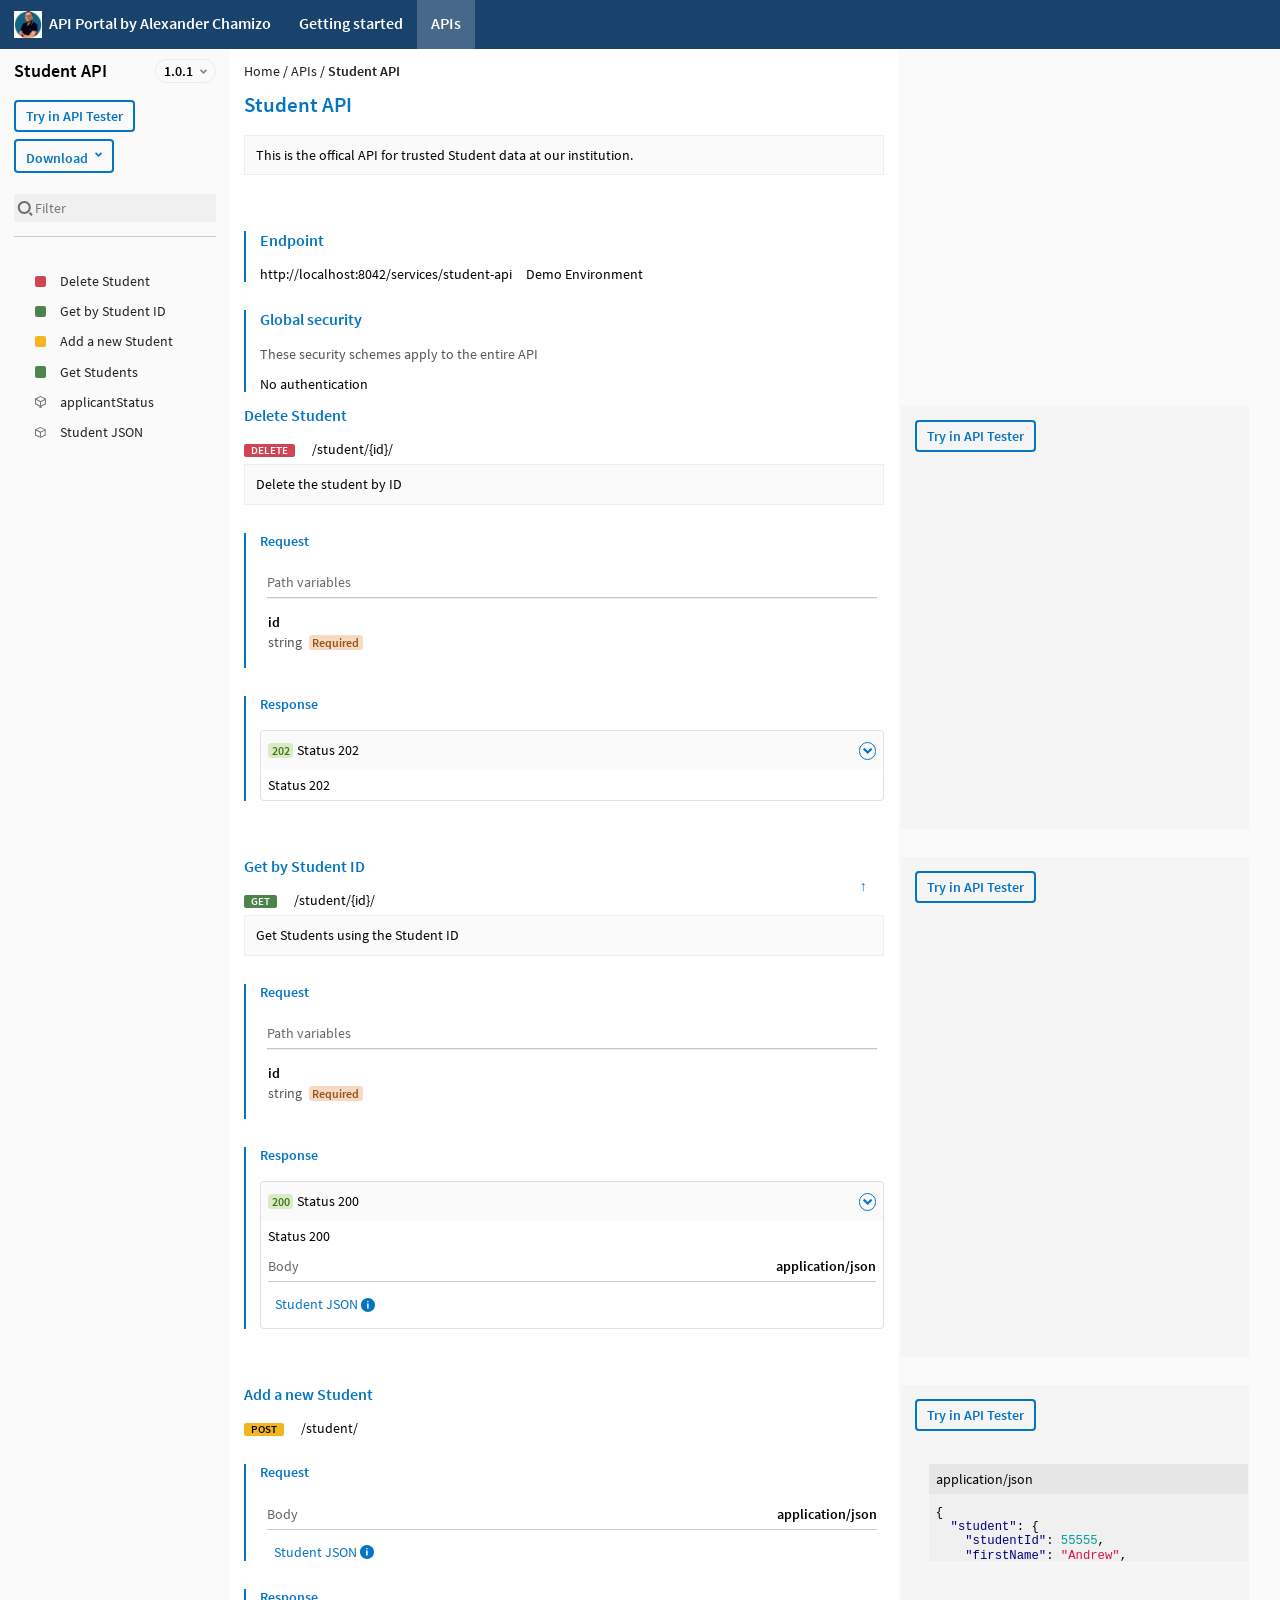
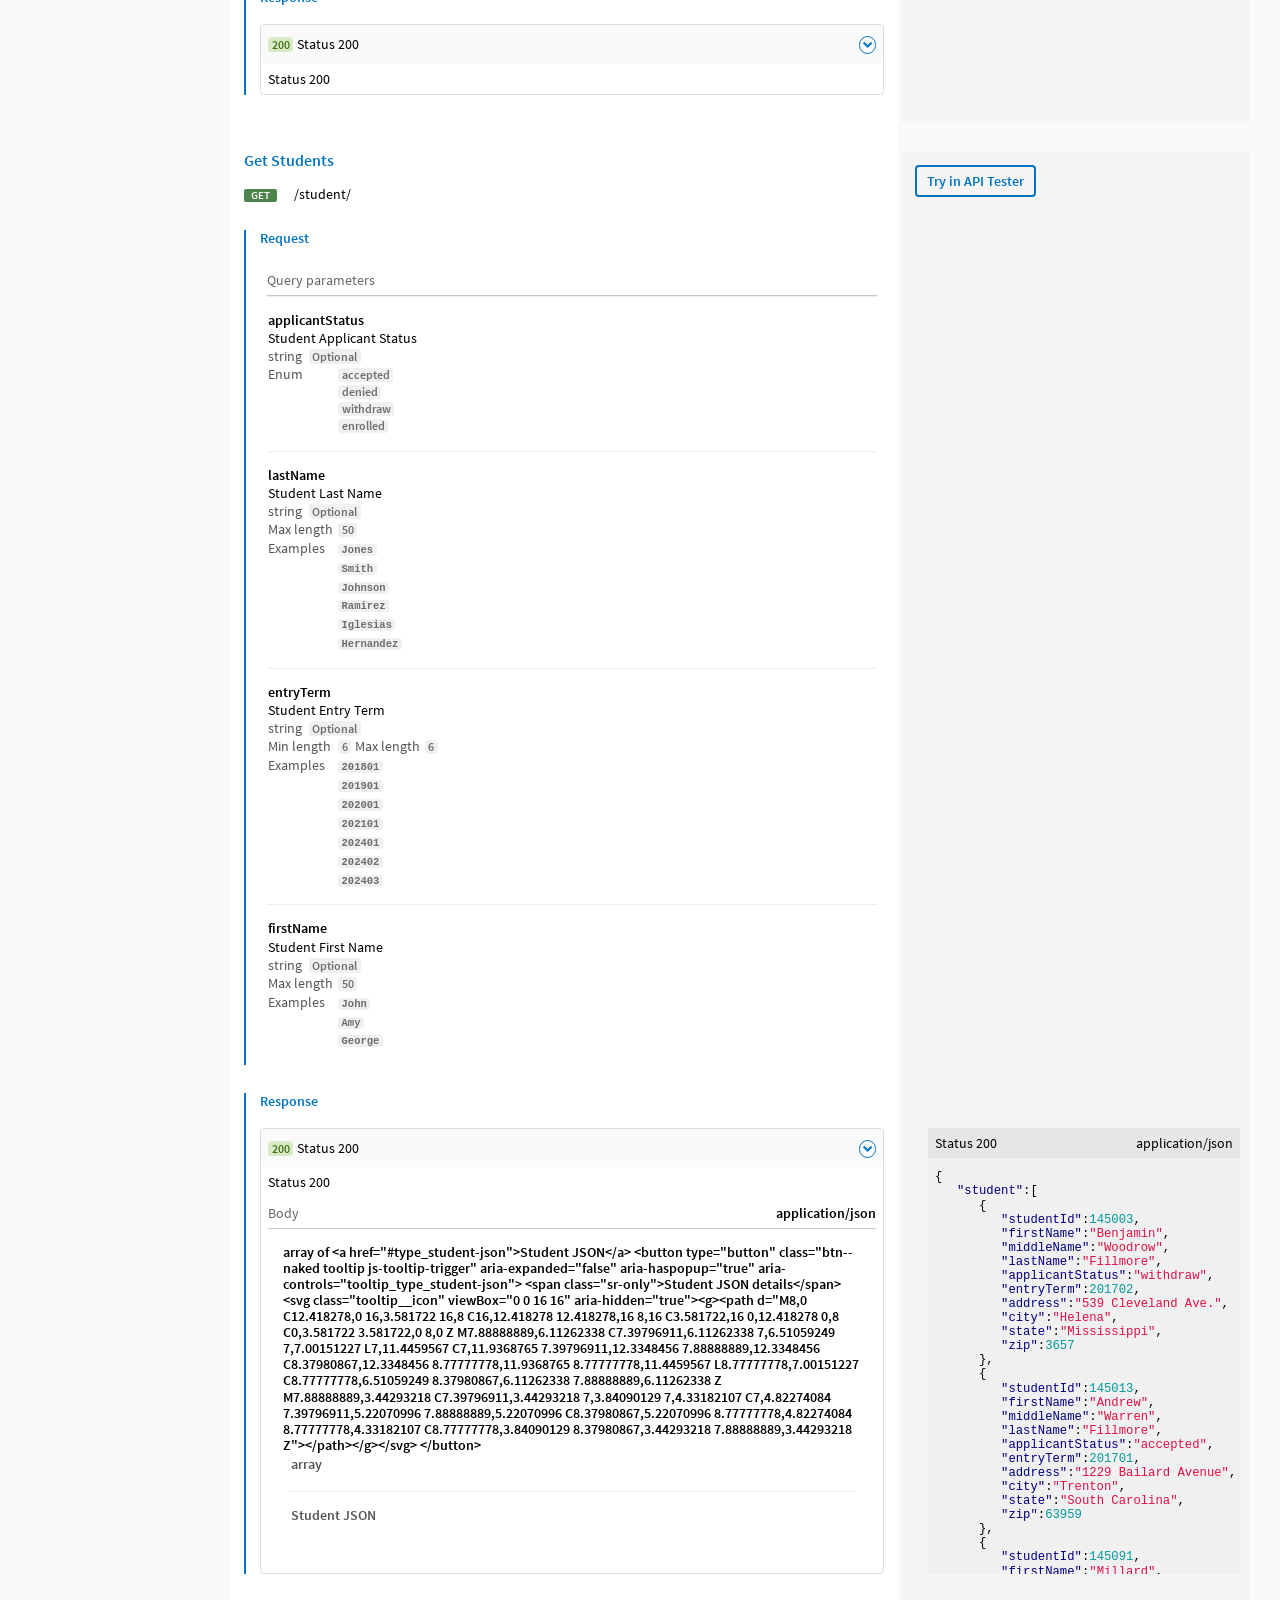
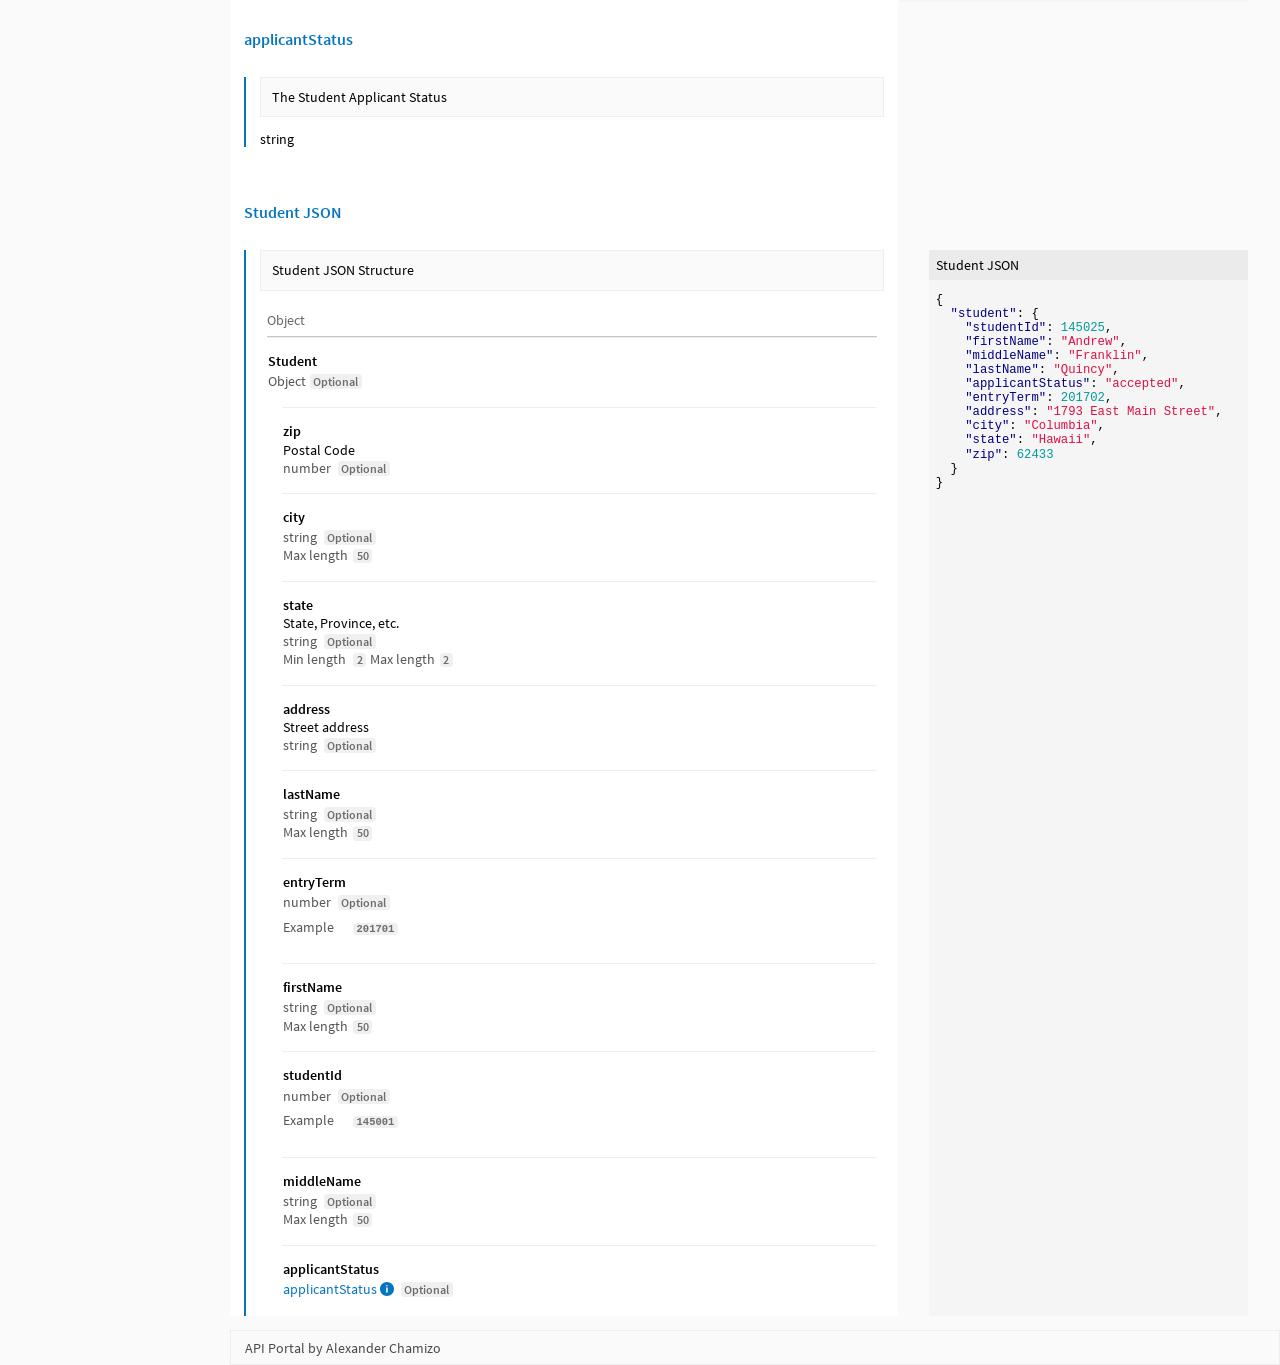
<file: apis/student-api/1.0.1/index.html>
<!doctype html>
<html lang="en">
	<head>
    <meta data-indicator-element-id="dhcIndicator" name="dhc-aware-page" />
      <meta name="try-in-tester-api-context" content="{&#34;etnResource6Url&#34;:&#34;/apitesterformat6.json&#34;}" />
      <title>Student API</title>
      <meta content="Student API" property="og:title">
    


<meta charset="utf-8">
<meta name="viewport" content="width=device-width, initial-scale=1" />


<meta property="og:type" content="website" />
<meta property="og:url" content="/apis/student-api/1.0.1/">


<link rel="icon" href="../../../img/brand-logo.png" sizes="196x196" />
<link rel="apple-touch-icon" href="../../../img/brand-logo.png" sizes="196x196" />

<link rel="stylesheet" href="../../../css/full.min.e55d9236833ff9b3819e293fc402c2b5454b9015e74e6521a4916948975ee1f8.css" media="all" />


<meta name="theme-color" content="#fafafa" />
</head>
	<body class="api-reference">
		<header class="header">


<ul class="header__menu">
  <li class="header__item">
    <a class="header__link header__brand " href="../../../" >
      <span class="sr-only">Home</span>
      <span>API Portal by Alexander Chamizo</span>
    </a>
  </li>
<li class="header__item">
    <a href="../../../getting-started/" class="header__link"  >Getting started</a>
  </li>
<li class="header__item">
    <a href="../../../apis/" class="header__link header__section--active"  >APIs</a>
  </li>
</ul>
</header>
    <aside class="left-panel">
        

<div class="left-panel__wrapper">
  <div class="api__general">
    <h1 class="left-panel__api-title">Student API</h1>


<div class="dropdown api__version"><button type="button" class="btn btn__version js-dropdown" aria-controls="versions_b5d91f90a1183fb45041597a4039261a" aria-haspopup="true" aria-expanded="false">
    <span class="api__version--selected">1.0.1</span>
    <svg viewBox="0 0 16 16" aria-hidden="true" class="dropdown__icon btn__version--icon"><path d="M8 13.6l-8-8L2.6 3 8 8.4 13.4 3 16 5.6z"></path></svg>
  </button>
  <div id="versions_b5d91f90a1183fb45041597a4039261a" role="menu" class="dropdown__content" hidden>
  <a href="../../../apis/student-api/1.0.0/" role="menuitem" class="dropdown__item" tabindex="-1">1.0.0</a>
  <a href="../../../apis/student-api/1.0.1/" role="menuitem" class="dropdown__item dropdown__item--selected" aria-current="page" tabindex="-1">1.0.1</a>
  <a href="../../../apis/student-api/1.0.2/" role="menuitem" class="dropdown__item" tabindex="-1">1.0.2</a>
  </div>
</div>
</div>
  <div class="api__action">
    
<div class="try-in-tester js-try-in-tester">
  <button class="try-in-tester__action js-try-in-tester--action btn btn--primary js-api-try-in-tester "
          type="button">
    Try in API Tester
    </button>
  </div>


<div class="dropdown">
  <button class="js-dropdown btn btn--primary" aria-controls="download" aria-haspopup="true" aria-expanded="false" type="button">
    Download<svg viewBox="0 0 16 16" aria-hidden="true" class="dropdown__icon"><path d="M8 13.6l-8-8L2.6 3 8 8.4 13.4 3 16 5.6z"></path></svg>
  </button>
  <div id="download" role="menu" class="dropdown__content" hidden>
    <a href="../../../apis/student-api/1.0.1/openapi30.json" role="menuitem" class="dropdown__item" tabindex="-1" download="student-api-1.0.1-openapi30.json">OAS 3</a>
    <a href="../../../apis/student-api/1.0.1/swagger20.json" role="menuitem" class="dropdown__item" tabindex="-1" download="student-api-1.0.1-swagger20.json">Swagger 2</a>
    </div>
  </div>
</div>

  <form class="search-form">
    <label class="search-form__label" for="filter">
      <svg class="search-form__icon" aria-hidden="true" width="16" height="16" xmlns="http://www.w3.org/2000/svg" viewBox="0 0 16 16"><path d="M7.5 14C3.9 14 1 11.1 1 7.5S3.9 1 7.5 1 14 3.9 14 7.5 11.1 14 7.5 14zm0-11C5 3 3 5 3 7.5S5 12 7.5 12 12 10 12 7.5 10 3 7.5 3zm6 9c-.4.6-.9 1.1-1.5 1.5l2.5 2.5 1.5-1.5-2.5-2.5z"></path></svg>
      <span class="sr-only">Filter</span>
    </label>
    <input class="search-form__field js-filter" id="filter" type="search" placeholder="Filter" />
  </form>

  <hr />

  <nav class="api__nav" aria-label="API content">
    <ul class="api-toc js-api-toc">
<li><ul class="api-toc__content">
    
  <li class="api-toc__item api-toc__item--request-delete"><a href="#operation_delete-student">Delete Student</a></li>
        
  <li class="api-toc__item api-toc__item--request-get"><a href="#operation_get-by-student-id">Get by Student ID</a></li>
        
  <li class="api-toc__item api-toc__item--request-post"><a href="#operation_add-a-new-student">Add a new Student</a></li>
        
  <li class="api-toc__item api-toc__item--request-get"><a href="#operation_get-students">Get Students</a></li>
        <li class="api-toc__item api-toc__item--datatype"><a href="#type_applicantstatus">applicantStatus</a></li>
    <li class="api-toc__item api-toc__item--datatype"><a href="#type_student-json">Student JSON</a></li>
    </ul>
</li>
</ul>
  </nav>
</div>

</aside>
      <main id="content">
        

<nav class="breadcrumb" aria-label="Breadcrumb">
	<ol class="breadcrumb__list">
		<li class="breadcrumb__item"><a href="../../../" class="breadcrumb__element">Home</a></li>
    <li class="breadcrumb__item"><span class="breadcrumb__separator" aria-hidden="true"> / </span><a href="../../../apis/" class="breadcrumb__element">APIs</a></li>

  
  <li class="breadcrumb__item"><span class="breadcrumb__separator" aria-hidden="true"> / </span><a aria-current="page" href="../../../apis/student-api/1.0.1/" class="breadcrumb__element">Student API</a></li>
</ol>
</nav>


<h2 class="api-reference__api-title" id="top">Student API</h2>
<div class="api__content_description wysiwyg">This is the offical API for trusted Student data at our institution.</div>

<dl class="definition contact">
  </dl>
<div class="definition">
      <h3 id="endpoints">Endpoint</h3>
      <ul class="endpoints">
        <li class="endpoint__value">
          <span class="endpoint__url">http://localhost:8042/services/student-api</span>
          <div class="endpoint__description wysiwyg">Demo Environment</div></li>
        </ul>
    </div>
<div class="definition">
      <h3 id="global-security">Global security</h3>
      <p class="note">These security schemes apply to the entire API</p>
      <div>
        

<ul class="global-security">

<li class="global-security__type">No authentication</li>
</ul>
</div>
    </div>



<section id="operation_delete-student_anchor" class="operation" aria-labelledby="operation_delete-student">
	<div class="operation__content">
        <h3 id="operation_delete-student">Delete Student</h3>
        <span class="operation--delete operation--default">DELETE</span> <span class="operation__url">/student/{id}/</span>
	<div class="operation__description wysiwyg">Delete the student by ID</div><div class="definition__content definition">
			<div>
				<h4>Request</h4>
		

<table>
  <caption class="request__path-variables">Path variables</caption><thead class="sr-only">
    <tr>
      <th scope="col">Name</th>
      <th scope="col">Description</th>
      <th scope="col">Type</th>
      <th scope="col">Attributes and examples</th>
    </tr>
  </thead>
  <tbody>
  
      


<tr class="request__parameter">
	<th class="request__parameter-type-label" scope="row">id</th>
	<td class="wysiwyg"></td>
	<td class="request__parameter-type">
    <span class="parameter-type">
      

string</span>
<span class="badge badge--warn">Required</span></td>
	<td class="request__parameter-attributes-examples">



</td>
</tr>
</tbody>
</table>




</div>
		

</div>
	<div class="definition__content definition">
			<h4>Response</h4>
		
		
				
					

<div class="response">
	<details class="response__detail" open="">
		<summary class="response__type"><span><span class="badge badge--2xx">202</span>Status 202</span><svg viewBox="0 0 16 16" aria-hidden="true" class="response__type--icon"><path d="M8 13.6l-8-8L2.6 3 8 8.4 13.4 3 16 5.6z"></path></svg></summary>
		<div class="response-description wysiwyg">Status 202</div>



</details>
</div>
</div>
	</div>
	<div class="operation__content-info operation__content-info--odd">
		
<div class="try-in-tester js-try-in-tester">
  <button class="try-in-tester__action js-try-in-tester--action btn btn--primary js-operation-try-in-tester "
          data-operation-id="91ae5f3c-864c-4b79-95bf-00fc9c5452ce" type="button">
    Try in API Tester
    </button>
  </div>

</div>
</section>

<section id="operation_get-by-student-id_anchor" class="operation" aria-labelledby="operation_get-by-student-id">
	<div class="operation__content">
        <h3 id="operation_get-by-student-id">Get by Student ID</h3>
        <span class="operation--get operation--default">GET</span> <span class="operation__url">/student/{id}/</span>
	<div class="operation__description wysiwyg">Get Students using the Student ID</div><div class="definition__content definition">
			<div>
				<h4>Request</h4>
		

<table>
  <caption class="request__path-variables">Path variables</caption><thead class="sr-only">
    <tr>
      <th scope="col">Name</th>
      <th scope="col">Description</th>
      <th scope="col">Type</th>
      <th scope="col">Attributes and examples</th>
    </tr>
  </thead>
  <tbody>
  
      


<tr class="request__parameter">
	<th class="request__parameter-type-label" scope="row">id</th>
	<td class="wysiwyg"></td>
	<td class="request__parameter-type">
    <span class="parameter-type">
      

string</span>
<span class="badge badge--warn">Required</span></td>
	<td class="request__parameter-attributes-examples">



</td>
</tr>
</tbody>
</table>




</div>
		

</div>
	<div class="definition__content definition">
			<h4>Response</h4>
		
		
				
					

<div class="response">
	<details class="response__detail" open="">
		<summary class="response__type"><span><span class="badge badge--2xx">200</span>Status 200</span><svg viewBox="0 0 16 16" aria-hidden="true" class="response__type--icon"><path d="M8 13.6l-8-8L2.6 3 8 8.4 13.4 3 16 5.6z"></path></svg></summary>
		<div class="response-description wysiwyg">Status 200</div>



<div class="response__content">
    <span class="response__body">Body</span>
    <div class="dropdown">
    <span class="response__mimetype">application/json</span></div>
</div>

    <div id="body_9bb635428385705b4f84ee7c918b0ccbapplicationjson" class="body__content" >
    <div class="body__content">




<a href="#type_student-json">Student JSON</a>
<button type="button" class="btn--naked tooltip js-tooltip-trigger" aria-expanded="false" aria-haspopup="true" aria-controls="tooltip_type_student-json">
	<span class="sr-only">Student JSON details</span>
	<svg class="tooltip__icon" viewBox="0 0 16 16" aria-hidden="true"><g><path d="M8,0 C12.418278,0 16,3.581722 16,8 C16,12.418278 12.418278,16 8,16 C3.581722,16 0,12.418278 0,8 C0,3.581722 3.581722,0 8,0 Z M7.88888889,6.11262338 C7.39796911,6.11262338 7,6.51059249 7,7.00151227 L7,11.4459567 C7,11.9368765 7.39796911,12.3348456 7.88888889,12.3348456 C8.37980867,12.3348456 8.77777778,11.9368765 8.77777778,11.4459567 L8.77777778,7.00151227 C8.77777778,6.51059249 8.37980867,6.11262338 7.88888889,6.11262338 Z M7.88888889,3.44293218 C7.39796911,3.44293218 7,3.84090129 7,4.33182107 C7,4.82274084 7.39796911,5.22070996 7.88888889,5.22070996 C8.37980867,5.22070996 8.77777778,4.82274084 8.77777778,4.33182107 C8.77777778,3.84090129 8.37980867,3.44293218 7.88888889,3.44293218 Z"></path></g></svg>
</button>
</div>
        </div>
    </details>
</div>
</div>
	</div>
	<div class="operation__content-info operation__content-info--odd">
		
<div class="try-in-tester js-try-in-tester">
  <button class="try-in-tester__action js-try-in-tester--action btn btn--primary js-operation-try-in-tester "
          data-operation-id="eb16b27f-420c-49db-ab0a-fb125d62135b" type="button">
    Try in API Tester
    </button>
  </div>

</div>
</section>


<section id="operation_add-a-new-student_anchor" class="operation" aria-labelledby="operation_add-a-new-student">
	<div class="operation__content">
        <h3 id="operation_add-a-new-student">Add a new Student</h3>
        <span class="operation--post operation--default">POST</span> <span class="operation__url">/student/</span>
	<div class="definition__content definition">
			<div>
				<h4>Request</h4>
		





</div>
		

<div class="request__content">
    <span class="request__body">Body</span>
    <div class="dropdown">
    <span class="request__mimetype">application/json</span></div>
</div>

    <div id="body_45e754bce004f88b6189378b3cc59bb2applicationjson" class="body__content" >
    <div class="body__content">




<a href="#type_student-json">Student JSON</a>
<button type="button" class="btn--naked tooltip js-tooltip-trigger" aria-expanded="false" aria-haspopup="true" aria-controls="tooltip_type_student-json">
	<span class="sr-only">Student JSON details</span>
	<svg class="tooltip__icon" viewBox="0 0 16 16" aria-hidden="true"><g><path d="M8,0 C12.418278,0 16,3.581722 16,8 C16,12.418278 12.418278,16 8,16 C3.581722,16 0,12.418278 0,8 C0,3.581722 3.581722,0 8,0 Z M7.88888889,6.11262338 C7.39796911,6.11262338 7,6.51059249 7,7.00151227 L7,11.4459567 C7,11.9368765 7.39796911,12.3348456 7.88888889,12.3348456 C8.37980867,12.3348456 8.77777778,11.9368765 8.77777778,11.4459567 L8.77777778,7.00151227 C8.77777778,6.51059249 8.37980867,6.11262338 7.88888889,6.11262338 Z M7.88888889,3.44293218 C7.39796911,3.44293218 7,3.84090129 7,4.33182107 C7,4.82274084 7.39796911,5.22070996 7.88888889,5.22070996 C8.37980867,5.22070996 8.77777778,4.82274084 8.77777778,4.33182107 C8.77777778,3.84090129 8.37980867,3.44293218 7.88888889,3.44293218 Z"></path></g></svg>
</button>
</div>
        <div class="definition-example">
        <div id="bodySample_45e754bce004f88b6189378b3cc59bb2applicationjson" class="definition-example__title">
            <span class="definition-example__mimetype">
                    application/json</span>
            </div>
        <div role="region" tabindex="0" class="code-container" aria-labelledby="bodySample_45e754bce004f88b6189378b3cc59bb2applicationjson">


	
		<div class="highlight"><pre tabindex="0" class="chroma"><code class="language-json" data-lang="json"><span class="line"><span class="cl"><span class="p">{</span>
</span></span><span class="line"><span class="cl">  <span class="nt">&#34;student&#34;</span><span class="p">:</span> <span class="p">{</span>
</span></span><span class="line"><span class="cl">    <span class="nt">&#34;studentId&#34;</span><span class="p">:</span> <span class="mi">55555</span><span class="p">,</span>
</span></span><span class="line"><span class="cl">    <span class="nt">&#34;firstName&#34;</span><span class="p">:</span> <span class="s2">&#34;Andrew&#34;</span><span class="p">,</span>
</span></span><span class="line"><span class="cl">    <span class="nt">&#34;middleName&#34;</span><span class="p">:</span> <span class="s2">&#34;Franklin&#34;</span><span class="p">,</span>
</span></span><span class="line"><span class="cl">    <span class="nt">&#34;lastName&#34;</span><span class="p">:</span> <span class="s2">&#34;Quincy&#34;</span><span class="p">,</span>
</span></span><span class="line"><span class="cl">    <span class="nt">&#34;applicantStatus&#34;</span><span class="p">:</span> <span class="s2">&#34;accepted&#34;</span><span class="p">,</span>
</span></span><span class="line"><span class="cl">    <span class="nt">&#34;entryTerm&#34;</span><span class="p">:</span> <span class="mi">201702</span><span class="p">,</span>
</span></span><span class="line"><span class="cl">    <span class="nt">&#34;address&#34;</span><span class="p">:</span> <span class="s2">&#34;1793 East Main Street&#34;</span><span class="p">,</span>
</span></span><span class="line"><span class="cl">    <span class="nt">&#34;city&#34;</span><span class="p">:</span> <span class="s2">&#34;Columbia&#34;</span><span class="p">,</span>
</span></span><span class="line"><span class="cl">    <span class="nt">&#34;state&#34;</span><span class="p">:</span> <span class="s2">&#34;Hawaii&#34;</span><span class="p">,</span>
</span></span><span class="line"><span class="cl">    <span class="nt">&#34;zip&#34;</span><span class="p">:</span> <span class="mi">62433</span>
</span></span><span class="line"><span class="cl">  <span class="p">}</span>
</span></span><span class="line"><span class="cl"><span class="p">}</span></span></span></code></pre></div></div>
    </div>
        </div>
    </div>
	<div class="definition__content definition">
			<h4>Response</h4>
		
		
				
					

<div class="response">
	<details class="response__detail" open="">
		<summary class="response__type"><span><span class="badge badge--2xx">200</span>Status 200</span><svg viewBox="0 0 16 16" aria-hidden="true" class="response__type--icon"><path d="M8 13.6l-8-8L2.6 3 8 8.4 13.4 3 16 5.6z"></path></svg></summary>
		<div class="response-description wysiwyg">Status 200</div>



</details>
</div>
</div>
	</div>
	<div class="operation__content-info operation__content-info--odd">
		
<div class="try-in-tester js-try-in-tester">
  <button class="try-in-tester__action js-try-in-tester--action btn btn--primary js-operation-try-in-tester "
          data-operation-id="2f9c7f34-fa22-4da4-b0f1-960f465265d3" type="button">
    Try in API Tester
    </button>
  </div>

</div>
</section>

<section id="operation_get-students_anchor" class="operation" aria-labelledby="operation_get-students">
	<div class="operation__content">
        <h3 id="operation_get-students">Get Students</h3>
        <span class="operation--get operation--default">GET</span> <span class="operation__url">/student/</span>
	<div class="definition__content definition">
			<div>
				<h4>Request</h4>
		



<table>
  <caption class="request__query-parameters">Query parameters</caption><thead class="sr-only">
    <tr>
      <th scope="col">Name</th>
      <th scope="col">Description</th>
      <th scope="col">Type</th>
      <th scope="col">Attributes and examples</th>
    </tr>
  </thead>
  <tbody>
  
      


<tr class="request__parameter">
	<th class="request__parameter-type-label" scope="row">applicantStatus</th>
	<td class="wysiwyg">Student Applicant Status</td>
	<td class="request__parameter-type">
    <span class="parameter-type">
      

string</span>
<span class="badge">Optional</span></td>
	<td class="request__parameter-attributes-examples">



<div class="request__parameter-attribute-example"><span class="metadata__label">Enum</span><ul class="metadata-enum">		<li class="badge">accepted</li><li class="badge">denied</li><li class="badge">withdraw</li><li class="badge">enrolled</li></ul></div></td>
</tr>

      


<tr class="request__parameter">
	<th class="request__parameter-type-label" scope="row">lastName</th>
	<td class="wysiwyg">Student Last Name</td>
	<td class="request__parameter-type">
    <span class="parameter-type">
      

string</span>
<span class="badge">Optional</span></td>
	<td class="request__parameter-attributes-examples">



<div class="request__parameter-attribute-example">
<span class="metadata__label">Max length</span><span class="badge">50</span></div>
<div class="request__parameter-attribute-example">
	<span class="metadata__label">Examples</span><ul class="metadata-examples">
    <li><pre class="badge metadata__example">Jones</pre></li>
    <li><pre class="badge metadata__example">Smith</pre></li>
    <li><pre class="badge metadata__example">Johnson</pre></li>
    <li><pre class="badge metadata__example">Ramirez</pre></li>
    <li><pre class="badge metadata__example">Iglesias</pre></li>
    <li><pre class="badge metadata__example">Hernandez</pre></li>
    </ul>
  </div>
</td>
</tr>

      


<tr class="request__parameter">
	<th class="request__parameter-type-label" scope="row">entryTerm</th>
	<td class="wysiwyg">Student Entry Term</td>
	<td class="request__parameter-type">
    <span class="parameter-type">
      

string</span>
<span class="badge">Optional</span></td>
	<td class="request__parameter-attributes-examples">



<div class="request__parameter-attribute-example">
<span class="metadata__label">Min length</span><span class="badge">6</span><span class="metadata__label">Max length</span><span class="badge">6</span></div>
<div class="request__parameter-attribute-example">
	<span class="metadata__label">Examples</span><ul class="metadata-examples">
    <li><pre class="badge metadata__example">201801</pre></li>
    <li><pre class="badge metadata__example">201901</pre></li>
    <li><pre class="badge metadata__example">202001</pre></li>
    <li><pre class="badge metadata__example">202101</pre></li>
    <li><pre class="badge metadata__example">202401</pre></li>
    <li><pre class="badge metadata__example">202402</pre></li>
    <li><pre class="badge metadata__example">202403</pre></li>
    </ul>
  </div>
</td>
</tr>

      


<tr class="request__parameter">
	<th class="request__parameter-type-label" scope="row">firstName</th>
	<td class="wysiwyg">Student First Name</td>
	<td class="request__parameter-type">
    <span class="parameter-type">
      

string</span>
<span class="badge">Optional</span></td>
	<td class="request__parameter-attributes-examples">



<div class="request__parameter-attribute-example">
<span class="metadata__label">Max length</span><span class="badge">50</span></div>
<div class="request__parameter-attribute-example">
	<span class="metadata__label">Examples</span><ul class="metadata-examples">
    <li><pre class="badge metadata__example">John</pre></li>
    <li><pre class="badge metadata__example">Amy</pre></li>
    <li><pre class="badge metadata__example">George</pre></li>
    </ul>
  </div>
</td>
</tr>
</tbody>
</table>


</div>
		

</div>
	<div class="definition__content definition">
			<h4>Response</h4>
		
		
				
					

<div class="response">
	<details class="response__detail" open="">
		<summary class="response__type"><span><span class="badge badge--2xx">200</span>Status 200</span><svg viewBox="0 0 16 16" aria-hidden="true" class="response__type--icon"><path d="M8 13.6l-8-8L2.6 3 8 8.4 13.4 3 16 5.6z"></path></svg></summary>
		<div class="response-description wysiwyg">Status 200</div>



<div class="response__content">
    <span class="response__body">Body</span>
    <div class="dropdown">
    <span class="response__mimetype">application/json</span></div>
</div>

    <div id="body_058cc7488bcb50b353e67e894b1b24f9applicationjson" class="body__content" >
    <div class="body__content">




<table>
  <caption class="data-type-title sr-only"> details</caption>
  <thead class="sr-only">
    <tr>
      <th scope="col">Name</th>
      <th scope="col">Description</th>
      <th scope="col">Type</th>
      <th scope="col">Attributes and examples</th>
    </tr>
  </thead>
  <tbody>
    <tr class="response-body__parameter response-body__array-type-details">
      <th class="response-body__parameter-type-label" scope="row" aria-describedby="f0caa4c3343cff2f020c6eec4bbd4c30">


array of 



&lt;a href=&#34;#type_student-json&#34;&gt;Student JSON&lt;/a&gt;
&lt;button type=&#34;button&#34; class=&#34;btn--naked tooltip js-tooltip-trigger&#34; aria-expanded=&#34;false&#34; aria-haspopup=&#34;true&#34; aria-controls=&#34;tooltip_type_student-json&#34;&gt;
	&lt;span class=&#34;sr-only&#34;&gt;Student JSON details&lt;/span&gt;
	&lt;svg class=&#34;tooltip__icon&#34; viewBox=&#34;0 0 16 16&#34; aria-hidden=&#34;true&#34;&gt;&lt;g&gt;&lt;path d=&#34;M8,0 C12.418278,0 16,3.581722 16,8 C16,12.418278 12.418278,16 8,16 C3.581722,16 0,12.418278 0,8 C0,3.581722 3.581722,0 8,0 Z M7.88888889,6.11262338 C7.39796911,6.11262338 7,6.51059249 7,7.00151227 L7,11.4459567 C7,11.9368765 7.39796911,12.3348456 7.88888889,12.3348456 C8.37980867,12.3348456 8.77777778,11.9368765 8.77777778,11.4459567 L8.77777778,7.00151227 C8.77777778,6.51059249 8.37980867,6.11262338 7.88888889,6.11262338 Z M7.88888889,3.44293218 C7.39796911,3.44293218 7,3.84090129 7,4.33182107 C7,4.82274084 7.39796911,5.22070996 7.88888889,5.22070996 C8.37980867,5.22070996 8.77777778,4.82274084 8.77777778,4.33182107 C8.77777778,3.84090129 8.37980867,3.44293218 7.88888889,3.44293218 Z&#34;&gt;&lt;/path&gt;&lt;/g&gt;&lt;/svg&gt;
&lt;/button&gt;


      </th>
      <td class="response-body__parameter-attributes-examples">


<table id="f0caa4c3343cff2f020c6eec4bbd4c30">
  <caption class="response-body-title sr-only">Datatype details</caption>
  <thead class="sr-only">
    <tr>
      <th scope="col">Type</th>
      <th scope="col">Description</th>
      <th scope="col">Attributes and examples</th>
    </tr>
  </thead>
  <tbody>
<tr class="response-body__parameter response-body__array-first-type">
      <th scope="row">array</th>
      <td></td>
      <td class="response-body__parameter-attributes-examples">
  
    

</td>
    </tr>
<tr class="response-body__parameter array-parameter--description">
      <th scope="row">
      Student JSON</th>
      <td></td>
      <td class="response-body__parameter-attributes-examples">



</td>
    </tr>
  </tbody>
</table>

      </td>
      <td colspan="2"></td>
    </tr>
  </tbody>
</table>
</div>
        <div class="definition-example">
        <div id="bodySample_058cc7488bcb50b353e67e894b1b24f9applicationjson" class="definition-example__title">
            <span>Status 200</span><span class="definition-example__mimetype">
                    application/json</span>
            </div>
        <div role="region" tabindex="0" class="code-container" aria-labelledby="bodySample_058cc7488bcb50b353e67e894b1b24f9applicationjson">


	
		<div class="highlight"><pre tabindex="0" class="chroma"><code class="language-json" data-lang="json"><span class="line"><span class="cl"><span class="p">{</span>  
</span></span><span class="line"><span class="cl">   <span class="nt">&#34;student&#34;</span><span class="p">:[</span>  
</span></span><span class="line"><span class="cl">      <span class="p">{</span>  
</span></span><span class="line"><span class="cl">         <span class="nt">&#34;studentId&#34;</span><span class="p">:</span><span class="mi">145003</span><span class="p">,</span>
</span></span><span class="line"><span class="cl">         <span class="nt">&#34;firstName&#34;</span><span class="p">:</span><span class="s2">&#34;Benjamin&#34;</span><span class="p">,</span>
</span></span><span class="line"><span class="cl">         <span class="nt">&#34;middleName&#34;</span><span class="p">:</span><span class="s2">&#34;Woodrow&#34;</span><span class="p">,</span>
</span></span><span class="line"><span class="cl">         <span class="nt">&#34;lastName&#34;</span><span class="p">:</span><span class="s2">&#34;Fillmore&#34;</span><span class="p">,</span>
</span></span><span class="line"><span class="cl">         <span class="nt">&#34;applicantStatus&#34;</span><span class="p">:</span><span class="s2">&#34;withdraw&#34;</span><span class="p">,</span>
</span></span><span class="line"><span class="cl">         <span class="nt">&#34;entryTerm&#34;</span><span class="p">:</span><span class="mi">201702</span><span class="p">,</span>
</span></span><span class="line"><span class="cl">         <span class="nt">&#34;address&#34;</span><span class="p">:</span><span class="s2">&#34;539 Cleveland Ave.&#34;</span><span class="p">,</span>
</span></span><span class="line"><span class="cl">         <span class="nt">&#34;city&#34;</span><span class="p">:</span><span class="s2">&#34;Helena&#34;</span><span class="p">,</span>
</span></span><span class="line"><span class="cl">         <span class="nt">&#34;state&#34;</span><span class="p">:</span><span class="s2">&#34;Mississippi&#34;</span><span class="p">,</span>
</span></span><span class="line"><span class="cl">         <span class="nt">&#34;zip&#34;</span><span class="p">:</span><span class="mi">3657</span>
</span></span><span class="line"><span class="cl">      <span class="p">},</span>
</span></span><span class="line"><span class="cl">      <span class="p">{</span>  
</span></span><span class="line"><span class="cl">         <span class="nt">&#34;studentId&#34;</span><span class="p">:</span><span class="mi">145013</span><span class="p">,</span>
</span></span><span class="line"><span class="cl">         <span class="nt">&#34;firstName&#34;</span><span class="p">:</span><span class="s2">&#34;Andrew&#34;</span><span class="p">,</span>
</span></span><span class="line"><span class="cl">         <span class="nt">&#34;middleName&#34;</span><span class="p">:</span><span class="s2">&#34;Warren&#34;</span><span class="p">,</span>
</span></span><span class="line"><span class="cl">         <span class="nt">&#34;lastName&#34;</span><span class="p">:</span><span class="s2">&#34;Fillmore&#34;</span><span class="p">,</span>
</span></span><span class="line"><span class="cl">         <span class="nt">&#34;applicantStatus&#34;</span><span class="p">:</span><span class="s2">&#34;accepted&#34;</span><span class="p">,</span>
</span></span><span class="line"><span class="cl">         <span class="nt">&#34;entryTerm&#34;</span><span class="p">:</span><span class="mi">201701</span><span class="p">,</span>
</span></span><span class="line"><span class="cl">         <span class="nt">&#34;address&#34;</span><span class="p">:</span><span class="s2">&#34;1229 Bailard Avenue&#34;</span><span class="p">,</span>
</span></span><span class="line"><span class="cl">         <span class="nt">&#34;city&#34;</span><span class="p">:</span><span class="s2">&#34;Trenton&#34;</span><span class="p">,</span>
</span></span><span class="line"><span class="cl">         <span class="nt">&#34;state&#34;</span><span class="p">:</span><span class="s2">&#34;South Carolina&#34;</span><span class="p">,</span>
</span></span><span class="line"><span class="cl">         <span class="nt">&#34;zip&#34;</span><span class="p">:</span><span class="mi">63959</span>
</span></span><span class="line"><span class="cl">      <span class="p">},</span>
</span></span><span class="line"><span class="cl">      <span class="p">{</span>  
</span></span><span class="line"><span class="cl">         <span class="nt">&#34;studentId&#34;</span><span class="p">:</span><span class="mi">145091</span><span class="p">,</span>
</span></span><span class="line"><span class="cl">         <span class="nt">&#34;firstName&#34;</span><span class="p">:</span><span class="s2">&#34;Millard&#34;</span><span class="p">,</span>
</span></span><span class="line"><span class="cl">         <span class="nt">&#34;middleName&#34;</span><span class="p">:</span><span class="s2">&#34;Richard&#34;</span><span class="p">,</span>
</span></span><span class="line"><span class="cl">         <span class="nt">&#34;lastName&#34;</span><span class="p">:</span><span class="s2">&#34;Fillmore&#34;</span><span class="p">,</span>
</span></span><span class="line"><span class="cl">         <span class="nt">&#34;applicantStatus&#34;</span><span class="p">:</span><span class="s2">&#34;enrolled&#34;</span><span class="p">,</span>
</span></span><span class="line"><span class="cl">         <span class="nt">&#34;entryTerm&#34;</span><span class="p">:</span><span class="mi">201701</span><span class="p">,</span>
</span></span><span class="line"><span class="cl">         <span class="nt">&#34;address&#34;</span><span class="p">:</span><span class="s2">&#34;1090 Carpinteria North&#34;</span><span class="p">,</span>
</span></span><span class="line"><span class="cl">         <span class="nt">&#34;city&#34;</span><span class="p">:</span><span class="s2">&#34;Providence&#34;</span><span class="p">,</span>
</span></span><span class="line"><span class="cl">         <span class="nt">&#34;state&#34;</span><span class="p">:</span><span class="s2">&#34;Maine&#34;</span><span class="p">,</span>
</span></span><span class="line"><span class="cl">         <span class="nt">&#34;zip&#34;</span><span class="p">:</span><span class="mi">57472</span>
</span></span><span class="line"><span class="cl">      <span class="p">}</span>
</span></span><span class="line"><span class="cl">   <span class="p">]</span>
</span></span><span class="line"><span class="cl"><span class="p">}</span></span></span></code></pre></div></div>
    </div>
        </div>
    </details>
</div>
</div>
	</div>
	<div class="operation__content-info operation__content-info--odd">
		
<div class="try-in-tester js-try-in-tester">
  <button class="try-in-tester__action js-try-in-tester--action btn btn--primary js-operation-try-in-tester "
          data-operation-id="c511c381-21b7-49f1-b24e-22c5279f3514" type="button">
    Try in API Tester
    </button>
  </div>

</div>
</section>


<section id="type_applicantstatus_anchor" class="datatype" aria-labelledby="type_applicantstatus">
	<div class="data-type__content">
		<div class="data-type__header">
			<h3 id="type_applicantstatus">applicantStatus</h3>
		</div>
		<div class="definition__data-type definition">
			<div id="tooltip_type_applicantstatus" class="js-tooltip-content" >
<div class="data-type__description wysiwyg">The Student Applicant Status</div>
	



string</div>

</div>
	</div>
</section>


<section id="type_student-json_anchor" class="datatype" aria-labelledby="type_student-json">
	<div class="data-type__content">
		<div class="data-type__header">
			<h3 id="type_student-json">Student JSON</h3>
		</div>
		<div class="definition__data-type definition">
			<div id="tooltip_type_student-json" class="js-tooltip-content" >
<div class="data-type__description wysiwyg">Student JSON Structure</div>
	



<div class="data-type__object-title">Object</div>


<table>
  <thead class="sr-only">
    <tr>
      <th scope="col">Name</th>
      <th scope="col">Description</th>
      <th scope="col">Type</th>
      <th scope="col">Attributes and examples</th>
    </tr>
  </thead>
  <tbody>
  
      

<tr class="data-type__parameter">
  <th class="data-type__parameter-type-label" scope="row" aria-describedby="a918602d44cb14ac4b003de72dd8c9f2">Student</th>
  <td class="wysiwyg"></td>
  <td class="data-type__parameter-type"><span class="parameter-type">Object</span><span class="badge">Optional</span></td>
  <td class="data-type__parameter-attributes-examples">



</td>
</tr>
<tr class="data-type__parameter--subtype">
  <td colspan="4">


<table id="a918602d44cb14ac4b003de72dd8c9f2">
  <thead class="sr-only">
    <tr>
      <th scope="col">Name</th>
      <th scope="col">Description</th>
      <th scope="col">Type</th>
      <th scope="col">Attributes and examples</th>
    </tr>
  </thead>
  <tbody>
  
      


<tr class="data-type__parameter">
	<th class="data-type__parameter-type-label" scope="row">zip</th>
	<td class="wysiwyg">Postal Code</td>
	<td class="data-type__parameter-type">
    <span class="parameter-type">
      

number</span>
<span class="badge">Optional</span></td>
	<td class="data-type__parameter-attributes-examples">



</td>
</tr>

      


<tr class="data-type__parameter">
	<th class="data-type__parameter-type-label" scope="row">city</th>
	<td class="wysiwyg"></td>
	<td class="data-type__parameter-type">
    <span class="parameter-type">
      

string</span>
<span class="badge">Optional</span></td>
	<td class="data-type__parameter-attributes-examples">



<div class="data-type__parameter-attribute-example">
<span class="metadata__label">Max length</span><span class="badge">50</span></div>
</td>
</tr>

      


<tr class="data-type__parameter">
	<th class="data-type__parameter-type-label" scope="row">state</th>
	<td class="wysiwyg">State, Province, etc.</td>
	<td class="data-type__parameter-type">
    <span class="parameter-type">
      

string</span>
<span class="badge">Optional</span></td>
	<td class="data-type__parameter-attributes-examples">



<div class="data-type__parameter-attribute-example">
<span class="metadata__label">Min length</span><span class="badge">2</span><span class="metadata__label">Max length</span><span class="badge">2</span></div>
</td>
</tr>

      


<tr class="data-type__parameter">
	<th class="data-type__parameter-type-label" scope="row">address</th>
	<td class="wysiwyg">Street address</td>
	<td class="data-type__parameter-type">
    <span class="parameter-type">
      

string</span>
<span class="badge">Optional</span></td>
	<td class="data-type__parameter-attributes-examples">



</td>
</tr>

      


<tr class="data-type__parameter">
	<th class="data-type__parameter-type-label" scope="row">lastName</th>
	<td class="wysiwyg"></td>
	<td class="data-type__parameter-type">
    <span class="parameter-type">
      

string</span>
<span class="badge">Optional</span></td>
	<td class="data-type__parameter-attributes-examples">



<div class="data-type__parameter-attribute-example">
<span class="metadata__label">Max length</span><span class="badge">50</span></div>
</td>
</tr>

      


<tr class="data-type__parameter">
	<th class="data-type__parameter-type-label" scope="row">entryTerm</th>
	<td class="wysiwyg"></td>
	<td class="data-type__parameter-type">
    <span class="parameter-type">
      

number</span>
<span class="badge">Optional</span></td>
	<td class="data-type__parameter-attributes-examples">



<div class="data-type__parameter-attribute-example">
	<span class="metadata__label">Example</span><pre class="badge metadata__example">201701</pre></div>
</td>
</tr>

      


<tr class="data-type__parameter">
	<th class="data-type__parameter-type-label" scope="row">firstName</th>
	<td class="wysiwyg"></td>
	<td class="data-type__parameter-type">
    <span class="parameter-type">
      

string</span>
<span class="badge">Optional</span></td>
	<td class="data-type__parameter-attributes-examples">



<div class="data-type__parameter-attribute-example">
<span class="metadata__label">Max length</span><span class="badge">50</span></div>
</td>
</tr>

      


<tr class="data-type__parameter">
	<th class="data-type__parameter-type-label" scope="row">studentId</th>
	<td class="wysiwyg"></td>
	<td class="data-type__parameter-type">
    <span class="parameter-type">
      

number</span>
<span class="badge">Optional</span></td>
	<td class="data-type__parameter-attributes-examples">



<div class="data-type__parameter-attribute-example">
	<span class="metadata__label">Example</span><pre class="badge metadata__example">145001</pre></div>
</td>
</tr>

      


<tr class="data-type__parameter">
	<th class="data-type__parameter-type-label" scope="row">middleName</th>
	<td class="wysiwyg"></td>
	<td class="data-type__parameter-type">
    <span class="parameter-type">
      

string</span>
<span class="badge">Optional</span></td>
	<td class="data-type__parameter-attributes-examples">



<div class="data-type__parameter-attribute-example">
<span class="metadata__label">Max length</span><span class="badge">50</span></div>
</td>
</tr>

      


<tr class="data-type__parameter">
	<th class="data-type__parameter-type-label" scope="row">applicantStatus</th>
	<td class="wysiwyg"></td>
	<td class="data-type__parameter-type">
    <span class="parameter-type">
      



<a href="#type_applicantstatus">applicantStatus</a>
<button type="button" class="btn--naked tooltip js-tooltip-trigger" aria-expanded="false" aria-haspopup="true" aria-controls="tooltip_type_applicantstatus">
	<span class="sr-only">applicantStatus details</span>
	<svg class="tooltip__icon" viewBox="0 0 16 16" aria-hidden="true"><g><path d="M8,0 C12.418278,0 16,3.581722 16,8 C16,12.418278 12.418278,16 8,16 C3.581722,16 0,12.418278 0,8 C0,3.581722 3.581722,0 8,0 Z M7.88888889,6.11262338 C7.39796911,6.11262338 7,6.51059249 7,7.00151227 L7,11.4459567 C7,11.9368765 7.39796911,12.3348456 7.88888889,12.3348456 C8.37980867,12.3348456 8.77777778,11.9368765 8.77777778,11.4459567 L8.77777778,7.00151227 C8.77777778,6.51059249 8.37980867,6.11262338 7.88888889,6.11262338 Z M7.88888889,3.44293218 C7.39796911,3.44293218 7,3.84090129 7,4.33182107 C7,4.82274084 7.39796911,5.22070996 7.88888889,5.22070996 C8.37980867,5.22070996 8.77777778,4.82274084 8.77777778,4.33182107 C8.77777778,3.84090129 8.37980867,3.44293218 7.88888889,3.44293218 Z"></path></g></svg>
</button>
</span>
<span class="badge">Optional</span></td>
	<td class="data-type__parameter-attributes-examples">



</td>
</tr>
</tbody>
</table>
</td>
</tr>
</tbody>
</table>
</div>

<div class="definition-example">
				<div id="type_student-json_186afc91637751248b56c5fbe768861a" class="definition-example__title"><span>Student JSON</span></div>
				<div role="region" tabindex="0" class="code-container" aria-labelledby="type_student-json_186afc91637751248b56c5fbe768861a">


	
		<div class="highlight"><pre tabindex="0" class="chroma"><code class="language-json" data-lang="json"><span class="line"><span class="cl"><span class="p">{</span>
</span></span><span class="line"><span class="cl">  <span class="nt">&#34;student&#34;</span><span class="p">:</span> <span class="p">{</span>
</span></span><span class="line"><span class="cl">    <span class="nt">&#34;studentId&#34;</span><span class="p">:</span> <span class="mi">145025</span><span class="p">,</span>
</span></span><span class="line"><span class="cl">    <span class="nt">&#34;firstName&#34;</span><span class="p">:</span> <span class="s2">&#34;Andrew&#34;</span><span class="p">,</span>
</span></span><span class="line"><span class="cl">    <span class="nt">&#34;middleName&#34;</span><span class="p">:</span> <span class="s2">&#34;Franklin&#34;</span><span class="p">,</span>
</span></span><span class="line"><span class="cl">    <span class="nt">&#34;lastName&#34;</span><span class="p">:</span> <span class="s2">&#34;Quincy&#34;</span><span class="p">,</span>
</span></span><span class="line"><span class="cl">    <span class="nt">&#34;applicantStatus&#34;</span><span class="p">:</span> <span class="s2">&#34;accepted&#34;</span><span class="p">,</span>
</span></span><span class="line"><span class="cl">    <span class="nt">&#34;entryTerm&#34;</span><span class="p">:</span> <span class="mi">201702</span><span class="p">,</span>
</span></span><span class="line"><span class="cl">    <span class="nt">&#34;address&#34;</span><span class="p">:</span> <span class="s2">&#34;1793 East Main Street&#34;</span><span class="p">,</span>
</span></span><span class="line"><span class="cl">    <span class="nt">&#34;city&#34;</span><span class="p">:</span> <span class="s2">&#34;Columbia&#34;</span><span class="p">,</span>
</span></span><span class="line"><span class="cl">    <span class="nt">&#34;state&#34;</span><span class="p">:</span> <span class="s2">&#34;Hawaii&#34;</span><span class="p">,</span>
</span></span><span class="line"><span class="cl">    <span class="nt">&#34;zip&#34;</span><span class="p">:</span> <span class="mi">62433</span>
</span></span><span class="line"><span class="cl">  <span class="p">}</span>
</span></span><span class="line"><span class="cl"><span class="p">}</span></span></span></code></pre></div></div>
			</div>
</div>
	</div>
</section>
<span class="back-to-top-wrapper"><a class="back-to-top" href="#"><span class="sr-only">back to top</span>↑</a></span></main>
    <footer class="footer">


<span>API Portal by Alexander Chamizo</span>
</footer>

		

<div tabindex="-1" role="dialog" aria-labelledby="modal-label" hidden id="try-in-tester-version-modal" class="modal__overlay js-close-modal">
  <div role="document" class="modal__wrapper scrollable">
    <h2 id="modal-label" class="modal__title">Talend API Tester upgrade is required</h2>
    <div class="modal__content">
      <p>Your Talend API Tester extension is in Version <strong id="js-current-version-tester"></strong>, but the minimum required version for this feature is <strong id="js-minimum-version-tester"></strong>.</p>
      <a target="_blank" rel="noopener" href="https://help.talend.com/access/sources/content/topic?pageid=tester_update_extension&EnrichVersion=Cloud&afs:lang=en">
        Learn more about API Tester<svg role="img" aria-label='Open in a new window' class="open-link-new-window-svg" xmlns="http://www.w3.org/2000/svg" viewBox="0 0 16 16">
          <path d="M16 0v6h-2V3l-8.489 8.773-1.253-1.253L13 2h-3V0zm-4 10v4H2V4h4V2H0v14h14v-6z"></path>
        </svg>
      </a>
    </div>
    <button type="button" aria-label='Close modal' class="js-close-modal modal__close btn--naked">&times;</button>
  </div>
</div>
<script type="module" src="../../../js/apis.min.0af8c111f772d278d2fbde38fa252ca44e9268c68955afb4aa5b85633382efb3.js"></script>
		
		<script type="module" src="../../../js/tryInTester.min.3429317c2b5f67d690fc7dc79759ee71803fb089dc3628fb584c21f3f2a782fd.js"></script>
	</body>
</html>
</file>
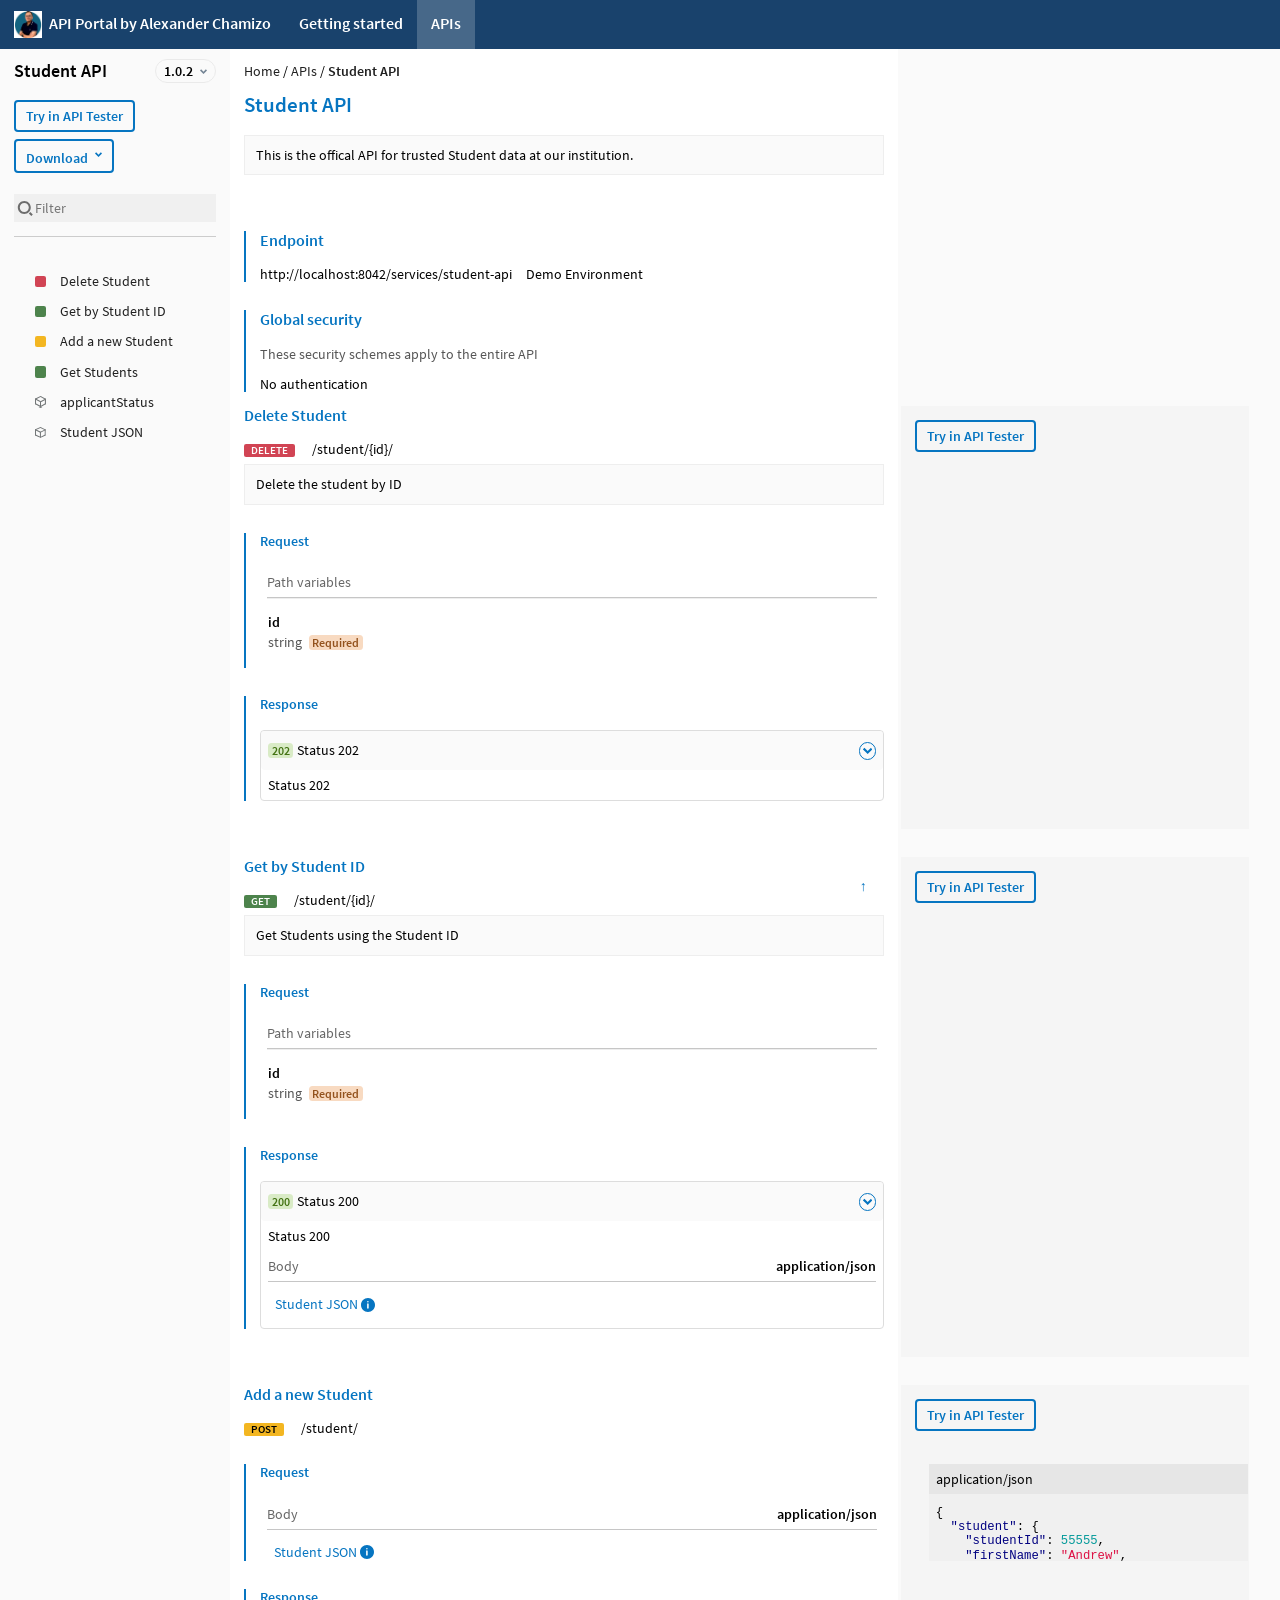
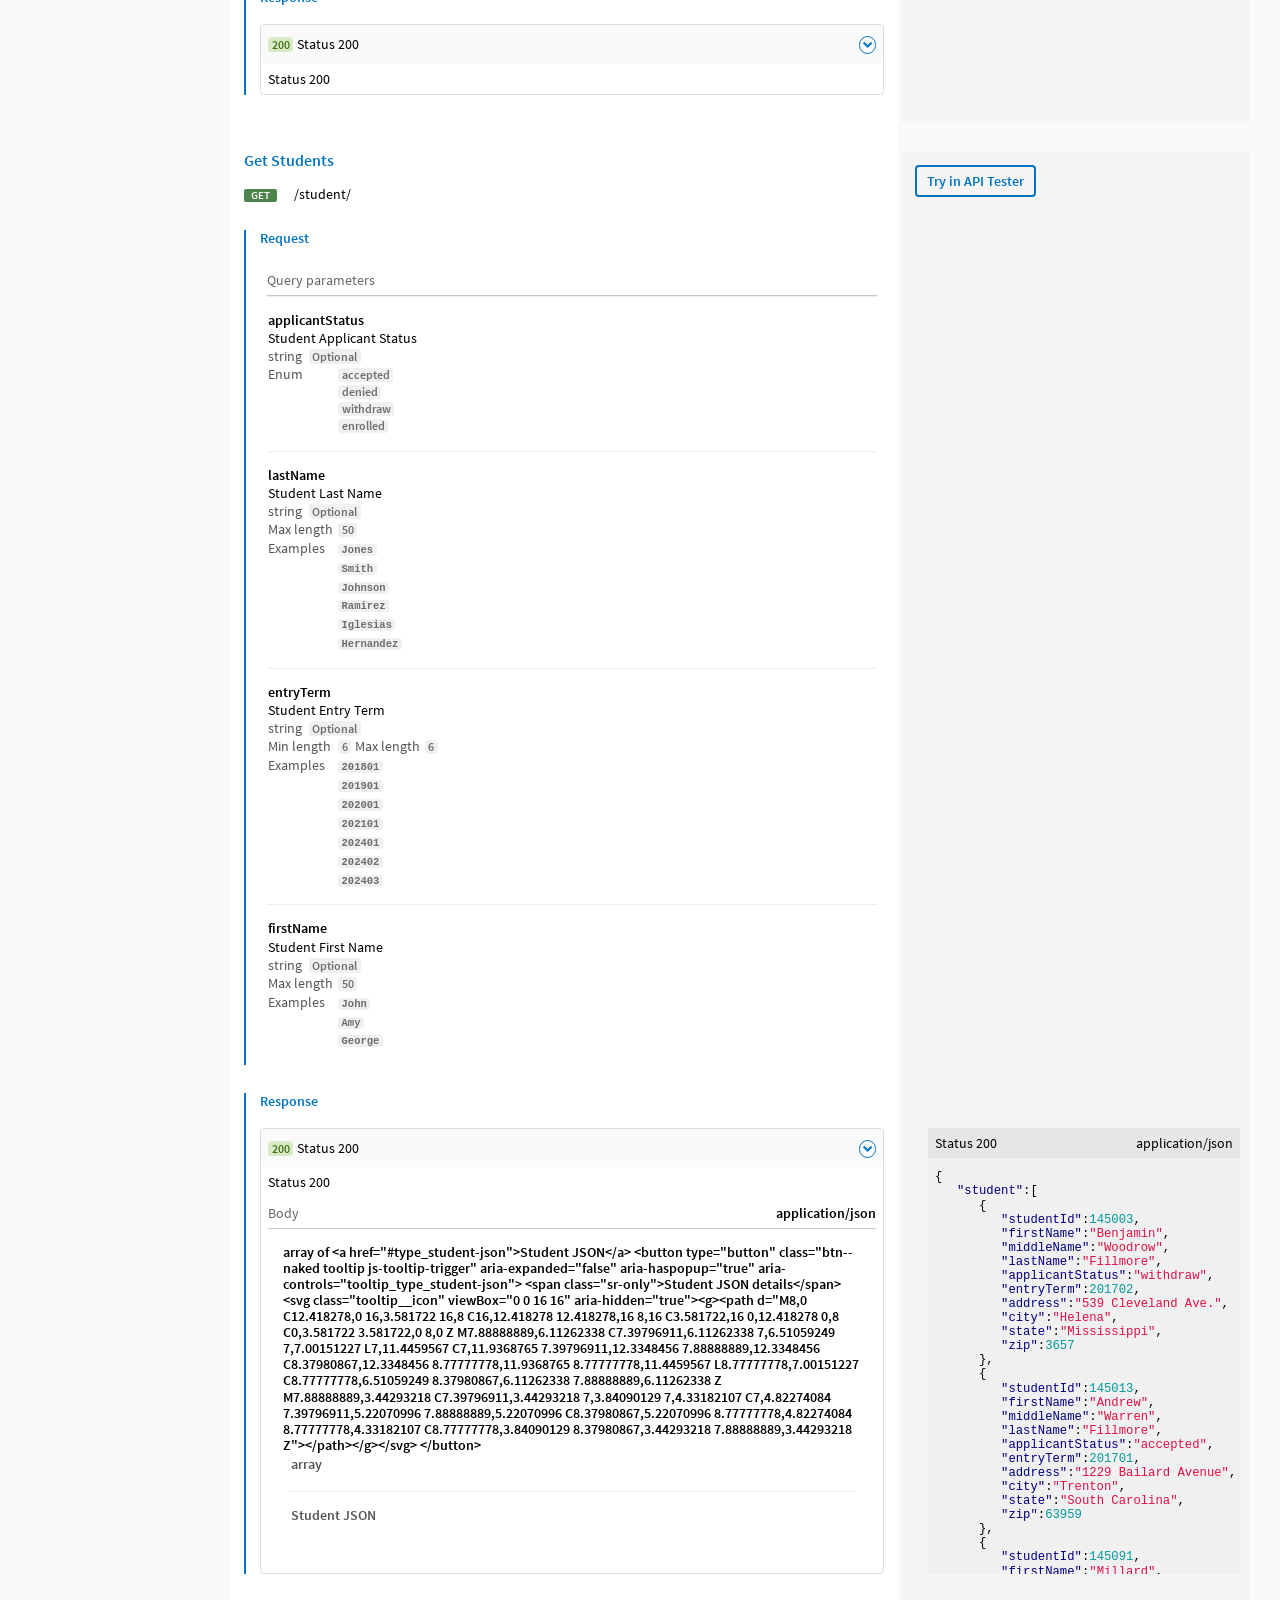
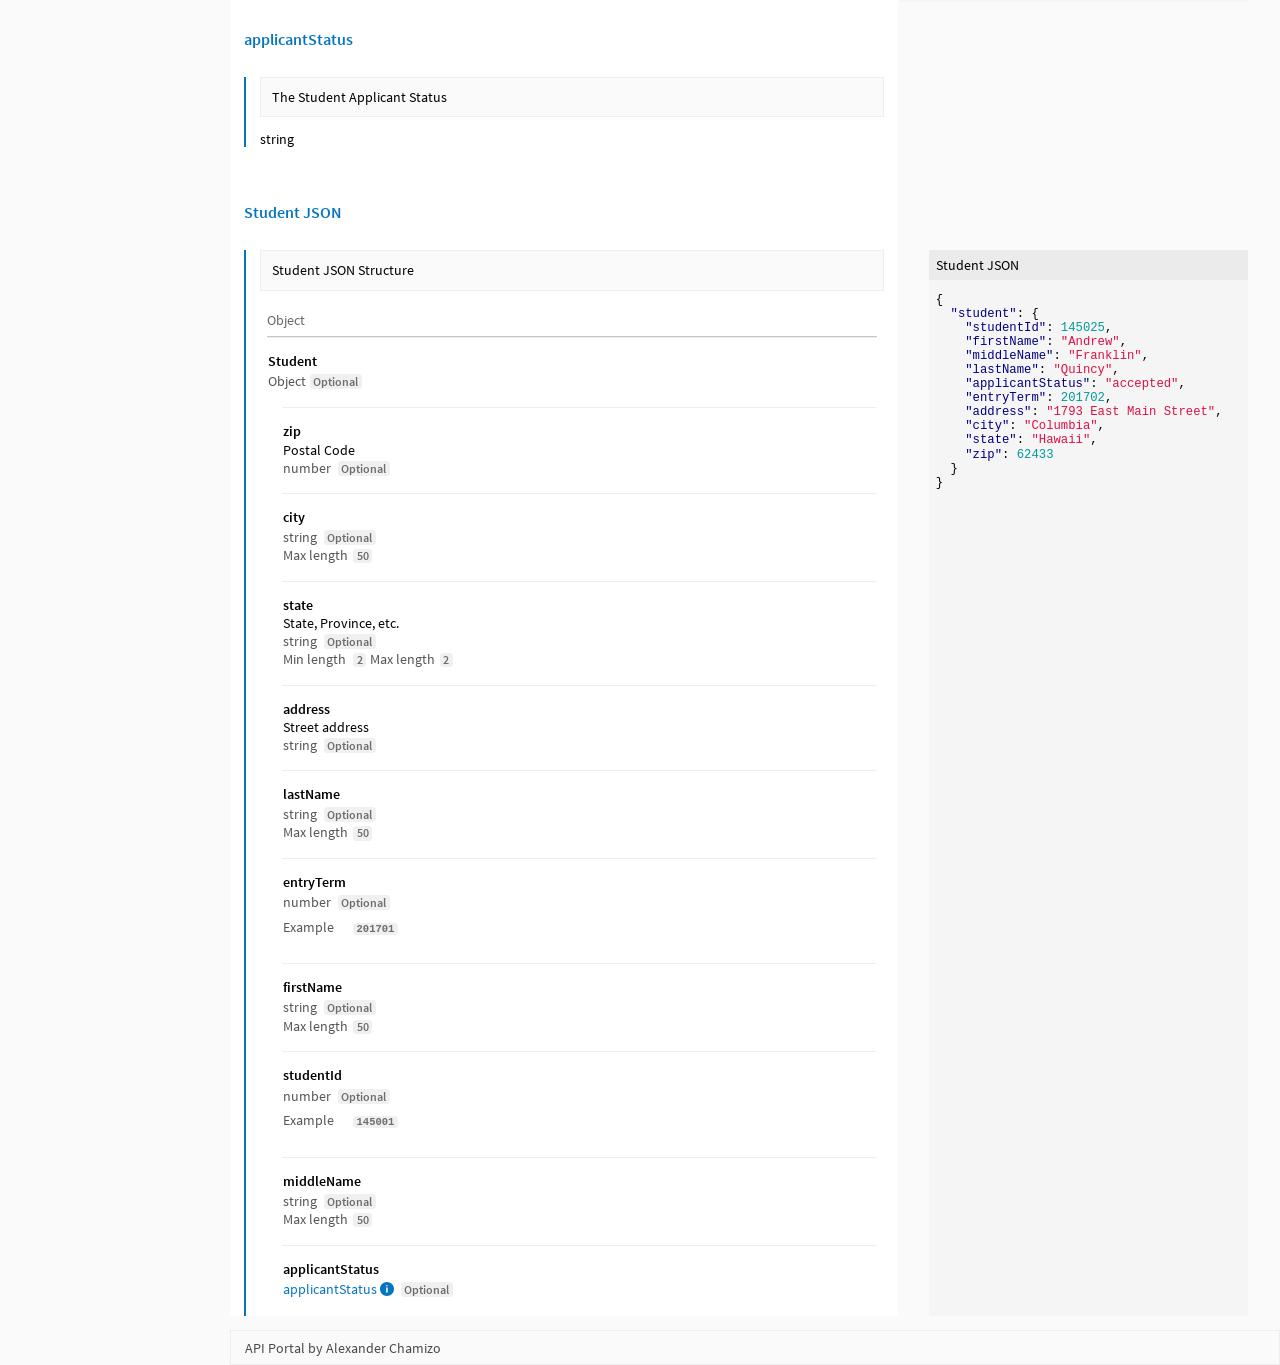
<file: apis/student-api/1.0.2/index.html>
<!doctype html>
<html lang="en">
	<head>
    <meta data-indicator-element-id="dhcIndicator" name="dhc-aware-page" />
      <meta name="try-in-tester-api-context" content="{&#34;etnResource6Url&#34;:&#34;/apitesterformat6.json&#34;}" />
      <title>Student API</title>
      <meta content="Student API" property="og:title">
    


<meta charset="utf-8">
<meta name="viewport" content="width=device-width, initial-scale=1" />


<meta property="og:type" content="website" />
<meta property="og:url" content="/apis/student-api/1.0.2/">


<link rel="icon" href="../../../img/brand-logo.png" sizes="196x196" />
<link rel="apple-touch-icon" href="../../../img/brand-logo.png" sizes="196x196" />

<link rel="stylesheet" href="../../../css/full.min.e55d9236833ff9b3819e293fc402c2b5454b9015e74e6521a4916948975ee1f8.css" media="all" />


<meta name="theme-color" content="#fafafa" />
</head>
	<body class="api-reference">
		<header class="header">


<ul class="header__menu">
  <li class="header__item">
    <a class="header__link header__brand " href="../../../" >
      <span class="sr-only">Home</span>
      <span>API Portal by Alexander Chamizo</span>
    </a>
  </li>
<li class="header__item">
    <a href="../../../getting-started/" class="header__link"  >Getting started</a>
  </li>
<li class="header__item">
    <a href="../../../apis/" class="header__link header__section--active"  >APIs</a>
  </li>
</ul>
</header>
    <aside class="left-panel">
        

<div class="left-panel__wrapper">
  <div class="api__general">
    <h1 class="left-panel__api-title">Student API</h1>


<div class="dropdown api__version"><button type="button" class="btn btn__version js-dropdown" aria-controls="versions_45b0f7a2118956ba100139445d9f319a" aria-haspopup="true" aria-expanded="false">
    <span class="api__version--selected">1.0.2</span>
    <svg viewBox="0 0 16 16" aria-hidden="true" class="dropdown__icon btn__version--icon"><path d="M8 13.6l-8-8L2.6 3 8 8.4 13.4 3 16 5.6z"></path></svg>
  </button>
  <div id="versions_45b0f7a2118956ba100139445d9f319a" role="menu" class="dropdown__content" hidden>
  <a href="../../../apis/student-api/1.0.0/" role="menuitem" class="dropdown__item" tabindex="-1">1.0.0</a>
  <a href="../../../apis/student-api/1.0.1/" role="menuitem" class="dropdown__item" tabindex="-1">1.0.1</a>
  <a href="../../../apis/student-api/1.0.2/" role="menuitem" class="dropdown__item dropdown__item--selected" aria-current="page" tabindex="-1">1.0.2</a>
  </div>
</div>
</div>
  <div class="api__action">
    
<div class="try-in-tester js-try-in-tester">
  <button class="try-in-tester__action js-try-in-tester--action btn btn--primary js-api-try-in-tester "
          type="button">
    Try in API Tester
    </button>
  </div>


<div class="dropdown">
  <button class="js-dropdown btn btn--primary" aria-controls="download" aria-haspopup="true" aria-expanded="false" type="button">
    Download<svg viewBox="0 0 16 16" aria-hidden="true" class="dropdown__icon"><path d="M8 13.6l-8-8L2.6 3 8 8.4 13.4 3 16 5.6z"></path></svg>
  </button>
  <div id="download" role="menu" class="dropdown__content" hidden>
    <a href="../../../apis/student-api/1.0.2/openapi30.json" role="menuitem" class="dropdown__item" tabindex="-1" download="student-api-1.0.2-openapi30.json">OAS 3</a>
    <a href="../../../apis/student-api/1.0.2/swagger20.json" role="menuitem" class="dropdown__item" tabindex="-1" download="student-api-1.0.2-swagger20.json">Swagger 2</a>
    </div>
  </div>
</div>

  <form class="search-form">
    <label class="search-form__label" for="filter">
      <svg class="search-form__icon" aria-hidden="true" width="16" height="16" xmlns="http://www.w3.org/2000/svg" viewBox="0 0 16 16"><path d="M7.5 14C3.9 14 1 11.1 1 7.5S3.9 1 7.5 1 14 3.9 14 7.5 11.1 14 7.5 14zm0-11C5 3 3 5 3 7.5S5 12 7.5 12 12 10 12 7.5 10 3 7.5 3zm6 9c-.4.6-.9 1.1-1.5 1.5l2.5 2.5 1.5-1.5-2.5-2.5z"></path></svg>
      <span class="sr-only">Filter</span>
    </label>
    <input class="search-form__field js-filter" id="filter" type="search" placeholder="Filter" />
  </form>

  <hr />

  <nav class="api__nav" aria-label="API content">
    <ul class="api-toc js-api-toc">
<li><ul class="api-toc__content">
    
  <li class="api-toc__item api-toc__item--request-delete"><a href="#operation_delete-student">Delete Student</a></li>
        
  <li class="api-toc__item api-toc__item--request-get"><a href="#operation_get-by-student-id">Get by Student ID</a></li>
        
  <li class="api-toc__item api-toc__item--request-post"><a href="#operation_add-a-new-student">Add a new Student</a></li>
        
  <li class="api-toc__item api-toc__item--request-get"><a href="#operation_get-students">Get Students</a></li>
        <li class="api-toc__item api-toc__item--datatype"><a href="#type_applicantstatus">applicantStatus</a></li>
    <li class="api-toc__item api-toc__item--datatype"><a href="#type_student-json">Student JSON</a></li>
    </ul>
</li>
</ul>
  </nav>
</div>

</aside>
      <main id="content">
        

<nav class="breadcrumb" aria-label="Breadcrumb">
	<ol class="breadcrumb__list">
		<li class="breadcrumb__item"><a href="../../../" class="breadcrumb__element">Home</a></li>
    <li class="breadcrumb__item"><span class="breadcrumb__separator" aria-hidden="true"> / </span><a href="../../../apis/" class="breadcrumb__element">APIs</a></li>

  
  <li class="breadcrumb__item"><span class="breadcrumb__separator" aria-hidden="true"> / </span><a aria-current="page" href="../../../apis/student-api/1.0.2/" class="breadcrumb__element">Student API</a></li>
</ol>
</nav>


<h2 class="api-reference__api-title" id="top">Student API</h2>
<div class="api__content_description wysiwyg">This is the offical API for trusted Student data at our institution.</div>

<dl class="definition contact">
  </dl>
<div class="definition">
      <h3 id="endpoints">Endpoint</h3>
      <ul class="endpoints">
        <li class="endpoint__value">
          <span class="endpoint__url">http://localhost:8042/services/student-api</span>
          <div class="endpoint__description wysiwyg">Demo Environment</div></li>
        </ul>
    </div>
<div class="definition">
      <h3 id="global-security">Global security</h3>
      <p class="note">These security schemes apply to the entire API</p>
      <div>
        

<ul class="global-security">

<li class="global-security__type">No authentication</li>
</ul>
</div>
    </div>



<section id="operation_delete-student_anchor" class="operation" aria-labelledby="operation_delete-student">
	<div class="operation__content">
        <h3 id="operation_delete-student">Delete Student</h3>
        <span class="operation--delete operation--default">DELETE</span> <span class="operation__url">/student/{id}/</span>
	<div class="operation__description wysiwyg">Delete the student by ID</div><div class="definition__content definition">
			<div>
				<h4>Request</h4>
		

<table>
  <caption class="request__path-variables">Path variables</caption><thead class="sr-only">
    <tr>
      <th scope="col">Name</th>
      <th scope="col">Description</th>
      <th scope="col">Type</th>
      <th scope="col">Attributes and examples</th>
    </tr>
  </thead>
  <tbody>
  
      


<tr class="request__parameter">
	<th class="request__parameter-type-label" scope="row">id</th>
	<td class="wysiwyg"></td>
	<td class="request__parameter-type">
    <span class="parameter-type">
      

string</span>
<span class="badge badge--warn">Required</span></td>
	<td class="request__parameter-attributes-examples">



</td>
</tr>
</tbody>
</table>




</div>
		

</div>
	<div class="definition__content definition">
			<h4>Response</h4>
		
		
				
					

<div class="response">
	<details class="response__detail" open="">
		<summary class="response__type"><span><span class="badge badge--2xx">202</span>Status 202</span><svg viewBox="0 0 16 16" aria-hidden="true" class="response__type--icon"><path d="M8 13.6l-8-8L2.6 3 8 8.4 13.4 3 16 5.6z"></path></svg></summary>
		<div class="response-description wysiwyg">Status 202</div>



</details>
</div>
</div>
	</div>
	<div class="operation__content-info operation__content-info--odd">
		
<div class="try-in-tester js-try-in-tester">
  <button class="try-in-tester__action js-try-in-tester--action btn btn--primary js-operation-try-in-tester "
          data-operation-id="91ae5f3c-864c-4b79-95bf-00fc9c5452ce" type="button">
    Try in API Tester
    </button>
  </div>

</div>
</section>

<section id="operation_get-by-student-id_anchor" class="operation" aria-labelledby="operation_get-by-student-id">
	<div class="operation__content">
        <h3 id="operation_get-by-student-id">Get by Student ID</h3>
        <span class="operation--get operation--default">GET</span> <span class="operation__url">/student/{id}/</span>
	<div class="operation__description wysiwyg">Get Students using the Student ID</div><div class="definition__content definition">
			<div>
				<h4>Request</h4>
		

<table>
  <caption class="request__path-variables">Path variables</caption><thead class="sr-only">
    <tr>
      <th scope="col">Name</th>
      <th scope="col">Description</th>
      <th scope="col">Type</th>
      <th scope="col">Attributes and examples</th>
    </tr>
  </thead>
  <tbody>
  
      


<tr class="request__parameter">
	<th class="request__parameter-type-label" scope="row">id</th>
	<td class="wysiwyg"></td>
	<td class="request__parameter-type">
    <span class="parameter-type">
      

string</span>
<span class="badge badge--warn">Required</span></td>
	<td class="request__parameter-attributes-examples">



</td>
</tr>
</tbody>
</table>




</div>
		

</div>
	<div class="definition__content definition">
			<h4>Response</h4>
		
		
				
					

<div class="response">
	<details class="response__detail" open="">
		<summary class="response__type"><span><span class="badge badge--2xx">200</span>Status 200</span><svg viewBox="0 0 16 16" aria-hidden="true" class="response__type--icon"><path d="M8 13.6l-8-8L2.6 3 8 8.4 13.4 3 16 5.6z"></path></svg></summary>
		<div class="response-description wysiwyg">Status 200</div>



<div class="response__content">
    <span class="response__body">Body</span>
    <div class="dropdown">
    <span class="response__mimetype">application/json</span></div>
</div>

    <div id="body_c5e67188027b9fbb834595ec083b4c4bapplicationjson" class="body__content" >
    <div class="body__content">




<a href="#type_student-json">Student JSON</a>
<button type="button" class="btn--naked tooltip js-tooltip-trigger" aria-expanded="false" aria-haspopup="true" aria-controls="tooltip_type_student-json">
	<span class="sr-only">Student JSON details</span>
	<svg class="tooltip__icon" viewBox="0 0 16 16" aria-hidden="true"><g><path d="M8,0 C12.418278,0 16,3.581722 16,8 C16,12.418278 12.418278,16 8,16 C3.581722,16 0,12.418278 0,8 C0,3.581722 3.581722,0 8,0 Z M7.88888889,6.11262338 C7.39796911,6.11262338 7,6.51059249 7,7.00151227 L7,11.4459567 C7,11.9368765 7.39796911,12.3348456 7.88888889,12.3348456 C8.37980867,12.3348456 8.77777778,11.9368765 8.77777778,11.4459567 L8.77777778,7.00151227 C8.77777778,6.51059249 8.37980867,6.11262338 7.88888889,6.11262338 Z M7.88888889,3.44293218 C7.39796911,3.44293218 7,3.84090129 7,4.33182107 C7,4.82274084 7.39796911,5.22070996 7.88888889,5.22070996 C8.37980867,5.22070996 8.77777778,4.82274084 8.77777778,4.33182107 C8.77777778,3.84090129 8.37980867,3.44293218 7.88888889,3.44293218 Z"></path></g></svg>
</button>
</div>
        </div>
    </details>
</div>
</div>
	</div>
	<div class="operation__content-info operation__content-info--odd">
		
<div class="try-in-tester js-try-in-tester">
  <button class="try-in-tester__action js-try-in-tester--action btn btn--primary js-operation-try-in-tester "
          data-operation-id="eb16b27f-420c-49db-ab0a-fb125d62135b" type="button">
    Try in API Tester
    </button>
  </div>

</div>
</section>


<section id="operation_add-a-new-student_anchor" class="operation" aria-labelledby="operation_add-a-new-student">
	<div class="operation__content">
        <h3 id="operation_add-a-new-student">Add a new Student</h3>
        <span class="operation--post operation--default">POST</span> <span class="operation__url">/student/</span>
	<div class="definition__content definition">
			<div>
				<h4>Request</h4>
		





</div>
		

<div class="request__content">
    <span class="request__body">Body</span>
    <div class="dropdown">
    <span class="request__mimetype">application/json</span></div>
</div>

    <div id="body_c9363fb05cbe819b8785b2854ec4b740applicationjson" class="body__content" >
    <div class="body__content">




<a href="#type_student-json">Student JSON</a>
<button type="button" class="btn--naked tooltip js-tooltip-trigger" aria-expanded="false" aria-haspopup="true" aria-controls="tooltip_type_student-json">
	<span class="sr-only">Student JSON details</span>
	<svg class="tooltip__icon" viewBox="0 0 16 16" aria-hidden="true"><g><path d="M8,0 C12.418278,0 16,3.581722 16,8 C16,12.418278 12.418278,16 8,16 C3.581722,16 0,12.418278 0,8 C0,3.581722 3.581722,0 8,0 Z M7.88888889,6.11262338 C7.39796911,6.11262338 7,6.51059249 7,7.00151227 L7,11.4459567 C7,11.9368765 7.39796911,12.3348456 7.88888889,12.3348456 C8.37980867,12.3348456 8.77777778,11.9368765 8.77777778,11.4459567 L8.77777778,7.00151227 C8.77777778,6.51059249 8.37980867,6.11262338 7.88888889,6.11262338 Z M7.88888889,3.44293218 C7.39796911,3.44293218 7,3.84090129 7,4.33182107 C7,4.82274084 7.39796911,5.22070996 7.88888889,5.22070996 C8.37980867,5.22070996 8.77777778,4.82274084 8.77777778,4.33182107 C8.77777778,3.84090129 8.37980867,3.44293218 7.88888889,3.44293218 Z"></path></g></svg>
</button>
</div>
        <div class="definition-example">
        <div id="bodySample_c9363fb05cbe819b8785b2854ec4b740applicationjson" class="definition-example__title">
            <span class="definition-example__mimetype">
                    application/json</span>
            </div>
        <div role="region" tabindex="0" class="code-container" aria-labelledby="bodySample_c9363fb05cbe819b8785b2854ec4b740applicationjson">


	
		<div class="highlight"><pre tabindex="0" class="chroma"><code class="language-json" data-lang="json"><span class="line"><span class="cl"><span class="p">{</span>
</span></span><span class="line"><span class="cl">  <span class="nt">&#34;student&#34;</span><span class="p">:</span> <span class="p">{</span>
</span></span><span class="line"><span class="cl">    <span class="nt">&#34;studentId&#34;</span><span class="p">:</span> <span class="mi">55555</span><span class="p">,</span>
</span></span><span class="line"><span class="cl">    <span class="nt">&#34;firstName&#34;</span><span class="p">:</span> <span class="s2">&#34;Andrew&#34;</span><span class="p">,</span>
</span></span><span class="line"><span class="cl">    <span class="nt">&#34;middleName&#34;</span><span class="p">:</span> <span class="s2">&#34;Franklin&#34;</span><span class="p">,</span>
</span></span><span class="line"><span class="cl">    <span class="nt">&#34;lastName&#34;</span><span class="p">:</span> <span class="s2">&#34;Quincy&#34;</span><span class="p">,</span>
</span></span><span class="line"><span class="cl">    <span class="nt">&#34;applicantStatus&#34;</span><span class="p">:</span> <span class="s2">&#34;accepted&#34;</span><span class="p">,</span>
</span></span><span class="line"><span class="cl">    <span class="nt">&#34;entryTerm&#34;</span><span class="p">:</span> <span class="mi">201702</span><span class="p">,</span>
</span></span><span class="line"><span class="cl">    <span class="nt">&#34;address&#34;</span><span class="p">:</span> <span class="s2">&#34;1793 East Main Street&#34;</span><span class="p">,</span>
</span></span><span class="line"><span class="cl">    <span class="nt">&#34;city&#34;</span><span class="p">:</span> <span class="s2">&#34;Columbia&#34;</span><span class="p">,</span>
</span></span><span class="line"><span class="cl">    <span class="nt">&#34;state&#34;</span><span class="p">:</span> <span class="s2">&#34;Hawaii&#34;</span><span class="p">,</span>
</span></span><span class="line"><span class="cl">    <span class="nt">&#34;zip&#34;</span><span class="p">:</span> <span class="mi">62433</span>
</span></span><span class="line"><span class="cl">  <span class="p">}</span>
</span></span><span class="line"><span class="cl"><span class="p">}</span></span></span></code></pre></div></div>
    </div>
        </div>
    </div>
	<div class="definition__content definition">
			<h4>Response</h4>
		
		
				
					

<div class="response">
	<details class="response__detail" open="">
		<summary class="response__type"><span><span class="badge badge--2xx">200</span>Status 200</span><svg viewBox="0 0 16 16" aria-hidden="true" class="response__type--icon"><path d="M8 13.6l-8-8L2.6 3 8 8.4 13.4 3 16 5.6z"></path></svg></summary>
		<div class="response-description wysiwyg">Status 200</div>



</details>
</div>
</div>
	</div>
	<div class="operation__content-info operation__content-info--odd">
		
<div class="try-in-tester js-try-in-tester">
  <button class="try-in-tester__action js-try-in-tester--action btn btn--primary js-operation-try-in-tester "
          data-operation-id="2f9c7f34-fa22-4da4-b0f1-960f465265d3" type="button">
    Try in API Tester
    </button>
  </div>

</div>
</section>

<section id="operation_get-students_anchor" class="operation" aria-labelledby="operation_get-students">
	<div class="operation__content">
        <h3 id="operation_get-students">Get Students</h3>
        <span class="operation--get operation--default">GET</span> <span class="operation__url">/student/</span>
	<div class="definition__content definition">
			<div>
				<h4>Request</h4>
		



<table>
  <caption class="request__query-parameters">Query parameters</caption><thead class="sr-only">
    <tr>
      <th scope="col">Name</th>
      <th scope="col">Description</th>
      <th scope="col">Type</th>
      <th scope="col">Attributes and examples</th>
    </tr>
  </thead>
  <tbody>
  
      


<tr class="request__parameter">
	<th class="request__parameter-type-label" scope="row">applicantStatus</th>
	<td class="wysiwyg">Student Applicant Status</td>
	<td class="request__parameter-type">
    <span class="parameter-type">
      

string</span>
<span class="badge">Optional</span></td>
	<td class="request__parameter-attributes-examples">



<div class="request__parameter-attribute-example"><span class="metadata__label">Enum</span><ul class="metadata-enum">		<li class="badge">accepted</li><li class="badge">denied</li><li class="badge">withdraw</li><li class="badge">enrolled</li></ul></div></td>
</tr>

      


<tr class="request__parameter">
	<th class="request__parameter-type-label" scope="row">lastName</th>
	<td class="wysiwyg">Student Last Name</td>
	<td class="request__parameter-type">
    <span class="parameter-type">
      

string</span>
<span class="badge">Optional</span></td>
	<td class="request__parameter-attributes-examples">



<div class="request__parameter-attribute-example">
<span class="metadata__label">Max length</span><span class="badge">50</span></div>
<div class="request__parameter-attribute-example">
	<span class="metadata__label">Examples</span><ul class="metadata-examples">
    <li><pre class="badge metadata__example">Jones</pre></li>
    <li><pre class="badge metadata__example">Smith</pre></li>
    <li><pre class="badge metadata__example">Johnson</pre></li>
    <li><pre class="badge metadata__example">Ramirez</pre></li>
    <li><pre class="badge metadata__example">Iglesias</pre></li>
    <li><pre class="badge metadata__example">Hernandez</pre></li>
    </ul>
  </div>
</td>
</tr>

      


<tr class="request__parameter">
	<th class="request__parameter-type-label" scope="row">entryTerm</th>
	<td class="wysiwyg">Student Entry Term</td>
	<td class="request__parameter-type">
    <span class="parameter-type">
      

string</span>
<span class="badge">Optional</span></td>
	<td class="request__parameter-attributes-examples">



<div class="request__parameter-attribute-example">
<span class="metadata__label">Min length</span><span class="badge">6</span><span class="metadata__label">Max length</span><span class="badge">6</span></div>
<div class="request__parameter-attribute-example">
	<span class="metadata__label">Examples</span><ul class="metadata-examples">
    <li><pre class="badge metadata__example">201801</pre></li>
    <li><pre class="badge metadata__example">201901</pre></li>
    <li><pre class="badge metadata__example">202001</pre></li>
    <li><pre class="badge metadata__example">202101</pre></li>
    <li><pre class="badge metadata__example">202401</pre></li>
    <li><pre class="badge metadata__example">202402</pre></li>
    <li><pre class="badge metadata__example">202403</pre></li>
    </ul>
  </div>
</td>
</tr>

      


<tr class="request__parameter">
	<th class="request__parameter-type-label" scope="row">firstName</th>
	<td class="wysiwyg">Student First Name</td>
	<td class="request__parameter-type">
    <span class="parameter-type">
      

string</span>
<span class="badge">Optional</span></td>
	<td class="request__parameter-attributes-examples">



<div class="request__parameter-attribute-example">
<span class="metadata__label">Max length</span><span class="badge">50</span></div>
<div class="request__parameter-attribute-example">
	<span class="metadata__label">Examples</span><ul class="metadata-examples">
    <li><pre class="badge metadata__example">John</pre></li>
    <li><pre class="badge metadata__example">Amy</pre></li>
    <li><pre class="badge metadata__example">George</pre></li>
    </ul>
  </div>
</td>
</tr>
</tbody>
</table>


</div>
		

</div>
	<div class="definition__content definition">
			<h4>Response</h4>
		
		
				
					

<div class="response">
	<details class="response__detail" open="">
		<summary class="response__type"><span><span class="badge badge--2xx">200</span>Status 200</span><svg viewBox="0 0 16 16" aria-hidden="true" class="response__type--icon"><path d="M8 13.6l-8-8L2.6 3 8 8.4 13.4 3 16 5.6z"></path></svg></summary>
		<div class="response-description wysiwyg">Status 200</div>



<div class="response__content">
    <span class="response__body">Body</span>
    <div class="dropdown">
    <span class="response__mimetype">application/json</span></div>
</div>

    <div id="body_96b20b488153784c8495bfb5ecb307ecapplicationjson" class="body__content" >
    <div class="body__content">




<table>
  <caption class="data-type-title sr-only"> details</caption>
  <thead class="sr-only">
    <tr>
      <th scope="col">Name</th>
      <th scope="col">Description</th>
      <th scope="col">Type</th>
      <th scope="col">Attributes and examples</th>
    </tr>
  </thead>
  <tbody>
    <tr class="response-body__parameter response-body__array-type-details">
      <th class="response-body__parameter-type-label" scope="row" aria-describedby="4c3cfc34bcecf4600aec423fb0f03da2">


array of 



&lt;a href=&#34;#type_student-json&#34;&gt;Student JSON&lt;/a&gt;
&lt;button type=&#34;button&#34; class=&#34;btn--naked tooltip js-tooltip-trigger&#34; aria-expanded=&#34;false&#34; aria-haspopup=&#34;true&#34; aria-controls=&#34;tooltip_type_student-json&#34;&gt;
	&lt;span class=&#34;sr-only&#34;&gt;Student JSON details&lt;/span&gt;
	&lt;svg class=&#34;tooltip__icon&#34; viewBox=&#34;0 0 16 16&#34; aria-hidden=&#34;true&#34;&gt;&lt;g&gt;&lt;path d=&#34;M8,0 C12.418278,0 16,3.581722 16,8 C16,12.418278 12.418278,16 8,16 C3.581722,16 0,12.418278 0,8 C0,3.581722 3.581722,0 8,0 Z M7.88888889,6.11262338 C7.39796911,6.11262338 7,6.51059249 7,7.00151227 L7,11.4459567 C7,11.9368765 7.39796911,12.3348456 7.88888889,12.3348456 C8.37980867,12.3348456 8.77777778,11.9368765 8.77777778,11.4459567 L8.77777778,7.00151227 C8.77777778,6.51059249 8.37980867,6.11262338 7.88888889,6.11262338 Z M7.88888889,3.44293218 C7.39796911,3.44293218 7,3.84090129 7,4.33182107 C7,4.82274084 7.39796911,5.22070996 7.88888889,5.22070996 C8.37980867,5.22070996 8.77777778,4.82274084 8.77777778,4.33182107 C8.77777778,3.84090129 8.37980867,3.44293218 7.88888889,3.44293218 Z&#34;&gt;&lt;/path&gt;&lt;/g&gt;&lt;/svg&gt;
&lt;/button&gt;


      </th>
      <td class="response-body__parameter-attributes-examples">


<table id="4c3cfc34bcecf4600aec423fb0f03da2">
  <caption class="response-body-title sr-only">Datatype details</caption>
  <thead class="sr-only">
    <tr>
      <th scope="col">Type</th>
      <th scope="col">Description</th>
      <th scope="col">Attributes and examples</th>
    </tr>
  </thead>
  <tbody>
<tr class="response-body__parameter response-body__array-first-type">
      <th scope="row">array</th>
      <td></td>
      <td class="response-body__parameter-attributes-examples">
  
    

</td>
    </tr>
<tr class="response-body__parameter array-parameter--description">
      <th scope="row">
      Student JSON</th>
      <td></td>
      <td class="response-body__parameter-attributes-examples">



</td>
    </tr>
  </tbody>
</table>

      </td>
      <td colspan="2"></td>
    </tr>
  </tbody>
</table>
</div>
        <div class="definition-example">
        <div id="bodySample_96b20b488153784c8495bfb5ecb307ecapplicationjson" class="definition-example__title">
            <span>Status 200</span><span class="definition-example__mimetype">
                    application/json</span>
            </div>
        <div role="region" tabindex="0" class="code-container" aria-labelledby="bodySample_96b20b488153784c8495bfb5ecb307ecapplicationjson">


	
		<div class="highlight"><pre tabindex="0" class="chroma"><code class="language-json" data-lang="json"><span class="line"><span class="cl"><span class="p">{</span>  
</span></span><span class="line"><span class="cl">   <span class="nt">&#34;student&#34;</span><span class="p">:[</span>  
</span></span><span class="line"><span class="cl">      <span class="p">{</span>  
</span></span><span class="line"><span class="cl">         <span class="nt">&#34;studentId&#34;</span><span class="p">:</span><span class="mi">145003</span><span class="p">,</span>
</span></span><span class="line"><span class="cl">         <span class="nt">&#34;firstName&#34;</span><span class="p">:</span><span class="s2">&#34;Benjamin&#34;</span><span class="p">,</span>
</span></span><span class="line"><span class="cl">         <span class="nt">&#34;middleName&#34;</span><span class="p">:</span><span class="s2">&#34;Woodrow&#34;</span><span class="p">,</span>
</span></span><span class="line"><span class="cl">         <span class="nt">&#34;lastName&#34;</span><span class="p">:</span><span class="s2">&#34;Fillmore&#34;</span><span class="p">,</span>
</span></span><span class="line"><span class="cl">         <span class="nt">&#34;applicantStatus&#34;</span><span class="p">:</span><span class="s2">&#34;withdraw&#34;</span><span class="p">,</span>
</span></span><span class="line"><span class="cl">         <span class="nt">&#34;entryTerm&#34;</span><span class="p">:</span><span class="mi">201702</span><span class="p">,</span>
</span></span><span class="line"><span class="cl">         <span class="nt">&#34;address&#34;</span><span class="p">:</span><span class="s2">&#34;539 Cleveland Ave.&#34;</span><span class="p">,</span>
</span></span><span class="line"><span class="cl">         <span class="nt">&#34;city&#34;</span><span class="p">:</span><span class="s2">&#34;Helena&#34;</span><span class="p">,</span>
</span></span><span class="line"><span class="cl">         <span class="nt">&#34;state&#34;</span><span class="p">:</span><span class="s2">&#34;Mississippi&#34;</span><span class="p">,</span>
</span></span><span class="line"><span class="cl">         <span class="nt">&#34;zip&#34;</span><span class="p">:</span><span class="mi">3657</span>
</span></span><span class="line"><span class="cl">      <span class="p">},</span>
</span></span><span class="line"><span class="cl">      <span class="p">{</span>  
</span></span><span class="line"><span class="cl">         <span class="nt">&#34;studentId&#34;</span><span class="p">:</span><span class="mi">145013</span><span class="p">,</span>
</span></span><span class="line"><span class="cl">         <span class="nt">&#34;firstName&#34;</span><span class="p">:</span><span class="s2">&#34;Andrew&#34;</span><span class="p">,</span>
</span></span><span class="line"><span class="cl">         <span class="nt">&#34;middleName&#34;</span><span class="p">:</span><span class="s2">&#34;Warren&#34;</span><span class="p">,</span>
</span></span><span class="line"><span class="cl">         <span class="nt">&#34;lastName&#34;</span><span class="p">:</span><span class="s2">&#34;Fillmore&#34;</span><span class="p">,</span>
</span></span><span class="line"><span class="cl">         <span class="nt">&#34;applicantStatus&#34;</span><span class="p">:</span><span class="s2">&#34;accepted&#34;</span><span class="p">,</span>
</span></span><span class="line"><span class="cl">         <span class="nt">&#34;entryTerm&#34;</span><span class="p">:</span><span class="mi">201701</span><span class="p">,</span>
</span></span><span class="line"><span class="cl">         <span class="nt">&#34;address&#34;</span><span class="p">:</span><span class="s2">&#34;1229 Bailard Avenue&#34;</span><span class="p">,</span>
</span></span><span class="line"><span class="cl">         <span class="nt">&#34;city&#34;</span><span class="p">:</span><span class="s2">&#34;Trenton&#34;</span><span class="p">,</span>
</span></span><span class="line"><span class="cl">         <span class="nt">&#34;state&#34;</span><span class="p">:</span><span class="s2">&#34;South Carolina&#34;</span><span class="p">,</span>
</span></span><span class="line"><span class="cl">         <span class="nt">&#34;zip&#34;</span><span class="p">:</span><span class="mi">63959</span>
</span></span><span class="line"><span class="cl">      <span class="p">},</span>
</span></span><span class="line"><span class="cl">      <span class="p">{</span>  
</span></span><span class="line"><span class="cl">         <span class="nt">&#34;studentId&#34;</span><span class="p">:</span><span class="mi">145091</span><span class="p">,</span>
</span></span><span class="line"><span class="cl">         <span class="nt">&#34;firstName&#34;</span><span class="p">:</span><span class="s2">&#34;Millard&#34;</span><span class="p">,</span>
</span></span><span class="line"><span class="cl">         <span class="nt">&#34;middleName&#34;</span><span class="p">:</span><span class="s2">&#34;Richard&#34;</span><span class="p">,</span>
</span></span><span class="line"><span class="cl">         <span class="nt">&#34;lastName&#34;</span><span class="p">:</span><span class="s2">&#34;Fillmore&#34;</span><span class="p">,</span>
</span></span><span class="line"><span class="cl">         <span class="nt">&#34;applicantStatus&#34;</span><span class="p">:</span><span class="s2">&#34;enrolled&#34;</span><span class="p">,</span>
</span></span><span class="line"><span class="cl">         <span class="nt">&#34;entryTerm&#34;</span><span class="p">:</span><span class="mi">201701</span><span class="p">,</span>
</span></span><span class="line"><span class="cl">         <span class="nt">&#34;address&#34;</span><span class="p">:</span><span class="s2">&#34;1090 Carpinteria North&#34;</span><span class="p">,</span>
</span></span><span class="line"><span class="cl">         <span class="nt">&#34;city&#34;</span><span class="p">:</span><span class="s2">&#34;Providence&#34;</span><span class="p">,</span>
</span></span><span class="line"><span class="cl">         <span class="nt">&#34;state&#34;</span><span class="p">:</span><span class="s2">&#34;Maine&#34;</span><span class="p">,</span>
</span></span><span class="line"><span class="cl">         <span class="nt">&#34;zip&#34;</span><span class="p">:</span><span class="mi">57472</span>
</span></span><span class="line"><span class="cl">      <span class="p">}</span>
</span></span><span class="line"><span class="cl">   <span class="p">]</span>
</span></span><span class="line"><span class="cl"><span class="p">}</span></span></span></code></pre></div></div>
    </div>
        </div>
    </details>
</div>
</div>
	</div>
	<div class="operation__content-info operation__content-info--odd">
		
<div class="try-in-tester js-try-in-tester">
  <button class="try-in-tester__action js-try-in-tester--action btn btn--primary js-operation-try-in-tester "
          data-operation-id="c511c381-21b7-49f1-b24e-22c5279f3514" type="button">
    Try in API Tester
    </button>
  </div>

</div>
</section>


<section id="type_applicantstatus_anchor" class="datatype" aria-labelledby="type_applicantstatus">
	<div class="data-type__content">
		<div class="data-type__header">
			<h3 id="type_applicantstatus">applicantStatus</h3>
		</div>
		<div class="definition__data-type definition">
			<div id="tooltip_type_applicantstatus" class="js-tooltip-content" >
<div class="data-type__description wysiwyg">The Student Applicant Status</div>
	



string</div>

</div>
	</div>
</section>


<section id="type_student-json_anchor" class="datatype" aria-labelledby="type_student-json">
	<div class="data-type__content">
		<div class="data-type__header">
			<h3 id="type_student-json">Student JSON</h3>
		</div>
		<div class="definition__data-type definition">
			<div id="tooltip_type_student-json" class="js-tooltip-content" >
<div class="data-type__description wysiwyg">Student JSON Structure</div>
	



<div class="data-type__object-title">Object</div>


<table>
  <thead class="sr-only">
    <tr>
      <th scope="col">Name</th>
      <th scope="col">Description</th>
      <th scope="col">Type</th>
      <th scope="col">Attributes and examples</th>
    </tr>
  </thead>
  <tbody>
  
      

<tr class="data-type__parameter">
  <th class="data-type__parameter-type-label" scope="row" aria-describedby="44149d020b7a2c82fbc39d6c4aded810">Student</th>
  <td class="wysiwyg"></td>
  <td class="data-type__parameter-type"><span class="parameter-type">Object</span><span class="badge">Optional</span></td>
  <td class="data-type__parameter-attributes-examples">



</td>
</tr>
<tr class="data-type__parameter--subtype">
  <td colspan="4">


<table id="44149d020b7a2c82fbc39d6c4aded810">
  <thead class="sr-only">
    <tr>
      <th scope="col">Name</th>
      <th scope="col">Description</th>
      <th scope="col">Type</th>
      <th scope="col">Attributes and examples</th>
    </tr>
  </thead>
  <tbody>
  
      


<tr class="data-type__parameter">
	<th class="data-type__parameter-type-label" scope="row">zip</th>
	<td class="wysiwyg">Postal Code</td>
	<td class="data-type__parameter-type">
    <span class="parameter-type">
      

number</span>
<span class="badge">Optional</span></td>
	<td class="data-type__parameter-attributes-examples">



</td>
</tr>

      


<tr class="data-type__parameter">
	<th class="data-type__parameter-type-label" scope="row">city</th>
	<td class="wysiwyg"></td>
	<td class="data-type__parameter-type">
    <span class="parameter-type">
      

string</span>
<span class="badge">Optional</span></td>
	<td class="data-type__parameter-attributes-examples">



<div class="data-type__parameter-attribute-example">
<span class="metadata__label">Max length</span><span class="badge">50</span></div>
</td>
</tr>

      


<tr class="data-type__parameter">
	<th class="data-type__parameter-type-label" scope="row">state</th>
	<td class="wysiwyg">State, Province, etc.</td>
	<td class="data-type__parameter-type">
    <span class="parameter-type">
      

string</span>
<span class="badge">Optional</span></td>
	<td class="data-type__parameter-attributes-examples">



<div class="data-type__parameter-attribute-example">
<span class="metadata__label">Min length</span><span class="badge">2</span><span class="metadata__label">Max length</span><span class="badge">2</span></div>
</td>
</tr>

      


<tr class="data-type__parameter">
	<th class="data-type__parameter-type-label" scope="row">address</th>
	<td class="wysiwyg">Street address</td>
	<td class="data-type__parameter-type">
    <span class="parameter-type">
      

string</span>
<span class="badge">Optional</span></td>
	<td class="data-type__parameter-attributes-examples">



</td>
</tr>

      


<tr class="data-type__parameter">
	<th class="data-type__parameter-type-label" scope="row">lastName</th>
	<td class="wysiwyg"></td>
	<td class="data-type__parameter-type">
    <span class="parameter-type">
      

string</span>
<span class="badge">Optional</span></td>
	<td class="data-type__parameter-attributes-examples">



<div class="data-type__parameter-attribute-example">
<span class="metadata__label">Max length</span><span class="badge">50</span></div>
</td>
</tr>

      


<tr class="data-type__parameter">
	<th class="data-type__parameter-type-label" scope="row">entryTerm</th>
	<td class="wysiwyg"></td>
	<td class="data-type__parameter-type">
    <span class="parameter-type">
      

number</span>
<span class="badge">Optional</span></td>
	<td class="data-type__parameter-attributes-examples">



<div class="data-type__parameter-attribute-example">
	<span class="metadata__label">Example</span><pre class="badge metadata__example">201701</pre></div>
</td>
</tr>

      


<tr class="data-type__parameter">
	<th class="data-type__parameter-type-label" scope="row">firstName</th>
	<td class="wysiwyg"></td>
	<td class="data-type__parameter-type">
    <span class="parameter-type">
      

string</span>
<span class="badge">Optional</span></td>
	<td class="data-type__parameter-attributes-examples">



<div class="data-type__parameter-attribute-example">
<span class="metadata__label">Max length</span><span class="badge">50</span></div>
</td>
</tr>

      


<tr class="data-type__parameter">
	<th class="data-type__parameter-type-label" scope="row">studentId</th>
	<td class="wysiwyg"></td>
	<td class="data-type__parameter-type">
    <span class="parameter-type">
      

number</span>
<span class="badge">Optional</span></td>
	<td class="data-type__parameter-attributes-examples">



<div class="data-type__parameter-attribute-example">
	<span class="metadata__label">Example</span><pre class="badge metadata__example">145001</pre></div>
</td>
</tr>

      


<tr class="data-type__parameter">
	<th class="data-type__parameter-type-label" scope="row">middleName</th>
	<td class="wysiwyg"></td>
	<td class="data-type__parameter-type">
    <span class="parameter-type">
      

string</span>
<span class="badge">Optional</span></td>
	<td class="data-type__parameter-attributes-examples">



<div class="data-type__parameter-attribute-example">
<span class="metadata__label">Max length</span><span class="badge">50</span></div>
</td>
</tr>

      


<tr class="data-type__parameter">
	<th class="data-type__parameter-type-label" scope="row">applicantStatus</th>
	<td class="wysiwyg"></td>
	<td class="data-type__parameter-type">
    <span class="parameter-type">
      



<a href="#type_applicantstatus">applicantStatus</a>
<button type="button" class="btn--naked tooltip js-tooltip-trigger" aria-expanded="false" aria-haspopup="true" aria-controls="tooltip_type_applicantstatus">
	<span class="sr-only">applicantStatus details</span>
	<svg class="tooltip__icon" viewBox="0 0 16 16" aria-hidden="true"><g><path d="M8,0 C12.418278,0 16,3.581722 16,8 C16,12.418278 12.418278,16 8,16 C3.581722,16 0,12.418278 0,8 C0,3.581722 3.581722,0 8,0 Z M7.88888889,6.11262338 C7.39796911,6.11262338 7,6.51059249 7,7.00151227 L7,11.4459567 C7,11.9368765 7.39796911,12.3348456 7.88888889,12.3348456 C8.37980867,12.3348456 8.77777778,11.9368765 8.77777778,11.4459567 L8.77777778,7.00151227 C8.77777778,6.51059249 8.37980867,6.11262338 7.88888889,6.11262338 Z M7.88888889,3.44293218 C7.39796911,3.44293218 7,3.84090129 7,4.33182107 C7,4.82274084 7.39796911,5.22070996 7.88888889,5.22070996 C8.37980867,5.22070996 8.77777778,4.82274084 8.77777778,4.33182107 C8.77777778,3.84090129 8.37980867,3.44293218 7.88888889,3.44293218 Z"></path></g></svg>
</button>
</span>
<span class="badge">Optional</span></td>
	<td class="data-type__parameter-attributes-examples">



</td>
</tr>
</tbody>
</table>
</td>
</tr>
</tbody>
</table>
</div>

<div class="definition-example">
				<div id="type_student-json_5546e88c5acb1b326966f17877f811a6" class="definition-example__title"><span>Student JSON</span></div>
				<div role="region" tabindex="0" class="code-container" aria-labelledby="type_student-json_5546e88c5acb1b326966f17877f811a6">


	
		<div class="highlight"><pre tabindex="0" class="chroma"><code class="language-json" data-lang="json"><span class="line"><span class="cl"><span class="p">{</span>
</span></span><span class="line"><span class="cl">  <span class="nt">&#34;student&#34;</span><span class="p">:</span> <span class="p">{</span>
</span></span><span class="line"><span class="cl">    <span class="nt">&#34;studentId&#34;</span><span class="p">:</span> <span class="mi">145025</span><span class="p">,</span>
</span></span><span class="line"><span class="cl">    <span class="nt">&#34;firstName&#34;</span><span class="p">:</span> <span class="s2">&#34;Andrew&#34;</span><span class="p">,</span>
</span></span><span class="line"><span class="cl">    <span class="nt">&#34;middleName&#34;</span><span class="p">:</span> <span class="s2">&#34;Franklin&#34;</span><span class="p">,</span>
</span></span><span class="line"><span class="cl">    <span class="nt">&#34;lastName&#34;</span><span class="p">:</span> <span class="s2">&#34;Quincy&#34;</span><span class="p">,</span>
</span></span><span class="line"><span class="cl">    <span class="nt">&#34;applicantStatus&#34;</span><span class="p">:</span> <span class="s2">&#34;accepted&#34;</span><span class="p">,</span>
</span></span><span class="line"><span class="cl">    <span class="nt">&#34;entryTerm&#34;</span><span class="p">:</span> <span class="mi">201702</span><span class="p">,</span>
</span></span><span class="line"><span class="cl">    <span class="nt">&#34;address&#34;</span><span class="p">:</span> <span class="s2">&#34;1793 East Main Street&#34;</span><span class="p">,</span>
</span></span><span class="line"><span class="cl">    <span class="nt">&#34;city&#34;</span><span class="p">:</span> <span class="s2">&#34;Columbia&#34;</span><span class="p">,</span>
</span></span><span class="line"><span class="cl">    <span class="nt">&#34;state&#34;</span><span class="p">:</span> <span class="s2">&#34;Hawaii&#34;</span><span class="p">,</span>
</span></span><span class="line"><span class="cl">    <span class="nt">&#34;zip&#34;</span><span class="p">:</span> <span class="mi">62433</span>
</span></span><span class="line"><span class="cl">  <span class="p">}</span>
</span></span><span class="line"><span class="cl"><span class="p">}</span></span></span></code></pre></div></div>
			</div>
</div>
	</div>
</section>
<span class="back-to-top-wrapper"><a class="back-to-top" href="#"><span class="sr-only">back to top</span>↑</a></span></main>
    <footer class="footer">


<span>API Portal by Alexander Chamizo</span>
</footer>

		

<div tabindex="-1" role="dialog" aria-labelledby="modal-label" hidden id="try-in-tester-version-modal" class="modal__overlay js-close-modal">
  <div role="document" class="modal__wrapper scrollable">
    <h2 id="modal-label" class="modal__title">Talend API Tester upgrade is required</h2>
    <div class="modal__content">
      <p>Your Talend API Tester extension is in Version <strong id="js-current-version-tester"></strong>, but the minimum required version for this feature is <strong id="js-minimum-version-tester"></strong>.</p>
      <a target="_blank" rel="noopener" href="https://help.talend.com/access/sources/content/topic?pageid=tester_update_extension&EnrichVersion=Cloud&afs:lang=en">
        Learn more about API Tester<svg role="img" aria-label='Open in a new window' class="open-link-new-window-svg" xmlns="http://www.w3.org/2000/svg" viewBox="0 0 16 16">
          <path d="M16 0v6h-2V3l-8.489 8.773-1.253-1.253L13 2h-3V0zm-4 10v4H2V4h4V2H0v14h14v-6z"></path>
        </svg>
      </a>
    </div>
    <button type="button" aria-label='Close modal' class="js-close-modal modal__close btn--naked">&times;</button>
  </div>
</div>
<script type="module" src="../../../js/apis.min.0af8c111f772d278d2fbde38fa252ca44e9268c68955afb4aa5b85633382efb3.js"></script>
		
		<script type="module" src="../../../js/tryInTester.min.3429317c2b5f67d690fc7dc79759ee71803fb089dc3628fb584c21f3f2a782fd.js"></script>
	</body>
</html>
</file>
<file: css/full.min.e55d9236833ff9b3819e293fc402c2b5454b9015e74e6521a4916948975ee1f8.css>
:root{--primary-color:#0675c1;--secondary-color:#FAFAFA;--header-background:#19426C;--header-color:#fff;--header-brand-logo:url("/img/brand-logo.png");--footer-background-color:var(--secondary-color);--footer-color:#4A4A4A;--get-request-color:#fff;--get-request-background-color:#4D834C;--head-request-color:#fff;--head-request-background-color:#4D834C;--options-request-color:#fff;--options-request-background-color:#4D834C;--post-request-color:#000;--post-request-background-color:#F3B621;--patch-request-color:#000;--patch-request-background-color:#F3B621;--put-request-color:#fff;--put-request-background-color:#3477CD;--delete-request-color:#fff;--delete-request-background-color:#D14454;--color--neutral:#6d6d6d;--color--neutral-bg:#F0F0F0;--color--warn:#93521d;--color--warn-bg:#F8DAC1;--color--error:#b1181e;--color--error-bg:rgba(233,96,101,.2);--color--redirect:#022a45;--color--redirect-bg:rgba(6,117,193,.2);--color--success:#427212;--color--success-bg:#D9EBC6;--font-family-sans-serif:'Source Sans Pro';--font-size-xxs:.75rem;--font-size-xs:.875rem;--font-size-sm:1rem;--font-size-md:1.125rem;--font-size-lg:1.25rem;--root-font-size:var(--font-size-xs);--main-size-container:67.14rem;--custom-page-container:var(--main-size-container);--api-page-container:var(--main-size-container)}/*!01_normalize.css v8.0.1 | MIT License | github.com/necolas/01_normalize.css*/html{line-height:1.15;-webkit-text-size-adjust:100%}body{margin:0}main{display:block}h1{font-size:2em;margin:.67em 0}hr{box-sizing:content-box;height:0;overflow:visible}pre{font-family:monospace,monospace;font-size:1em}a{background-color:transparent}abbr[title]{border-bottom:none;text-decoration:underline;text-decoration:underline dotted}b,strong{font-weight:bolder}code,kbd,samp{font-family:monospace,monospace;font-size:1em}small{font-size:80%}sub,sup{font-size:75%;line-height:0;position:relative;vertical-align:baseline}sub{bottom:-.25em}sup{top:-.5em}img{border-style:none}button,input,optgroup,select,textarea{font-family:inherit;font-size:100%;line-height:1.15;margin:0}button,input{overflow:visible}button,select{text-transform:none}button,[type=button],[type=reset],[type=submit]{-webkit-appearance:button}button::-moz-focus-inner,[type=button]::-moz-focus-inner,[type=reset]::-moz-focus-inner,[type=submit]::-moz-focus-inner{border-style:none;padding:0}button:-moz-focusring,[type=button]:-moz-focusring,[type=reset]:-moz-focusring,[type=submit]:-moz-focusring{outline:1px dotted ButtonText}fieldset{padding:.35em .75em .625em}legend{box-sizing:border-box;color:inherit;display:table;max-width:100%;padding:0;white-space:normal}progress{vertical-align:baseline}textarea{overflow:auto}[type=checkbox],[type=radio]{box-sizing:border-box;padding:0}[type=number]::-webkit-inner-spin-button,[type=number]::-webkit-outer-spin-button{height:auto}[type=search]{-webkit-appearance:textfield;outline-offset:-2px}[type=search]::-webkit-search-decoration{-webkit-appearance:none}::-webkit-file-upload-button{-webkit-appearance:button;font:inherit}details{display:block}summary{display:list-item}template{display:none}[hidden]{display:none}@font-face{font-family:source sans pro;font-style:normal;font-weight:400;src:local('Source Sans Pro'),local('SourceSansPro-Regular'),url(../fonts/sourceSansPro/source-sans-pro-v9-latin-regular.woff2)format('woff2')}@font-face{font-family:source sans pro;font-style:italic;font-weight:400;src:local('Source Sans Pro Italic'),local('SourceSansPro-It'),url(../fonts/sourceSansPro/source-sans-pro-v9-latin-italic.woff2)format('woff2')}@font-face{font-family:source sans pro;font-style:normal;font-weight:600;src:local('Source Sans Pro Semibold'),local('SourceSansPro-Semibold'),url(../fonts/sourceSansPro/source-sans-pro-v9-latin-600.woff2)format('woff2')}@font-face{font-family:source sans pro;font-style:italic;font-weight:600;src:local('Source Sans Pro Semibold Italic'),local('SourceSansPro-SemiboldIt'),url(../fonts/sourceSansPro/source-sans-pro-v9-latin-600italic.woff2)format('woff2')}:root{font-size:var(--root-font-size);font-family:var(--font-family-sans-serif),sans-serif}::-moz-selection{background:#b3d4fc;text-shadow:none}::selection{background:#b3d4fc;text-shadow:none}hr{display:block;height:1px;border:0;border-top:1px solid #ccc;margin:1em 0;padding:0}audio,canvas,iframe,img,svg,video{vertical-align:middle}fieldset{border:0;margin:0;padding:0}textarea{resize:vertical}*:focus{outline:var(--primary-color)solid .1rem!important}a{text-decoration:none;color:var(--primary-color)}a:hover{text-decoration:underline}summary{list-style:none}summary::-webkit-details-marker{display:none}button,summary{cursor:pointer}th{text-align:left;font-weight:600}table{width:100%;border-collapse:collapse}caption{text-align:left}h1,h2,h3,h4,h5,h6,strong{font-weight:600}.hidden,[hidden]{display:none!important}.sr-only{border:0;clip:rect(0,0,0,0);height:1px;margin:-1px;overflow:hidden;padding:0;position:absolute;white-space:nowrap;width:1px}.sr-only.focusable:active,.sr-only.focusable:focus{clip:auto;height:auto;margin:0;overflow:visible;position:static;white-space:inherit;width:auto}.invisible{visibility:hidden}.text--ellipsis{display:inline-block;overflow:hidden;text-overflow:ellipsis;vertical-align:text-top;white-space:nowrap;width:100%}/*!HTML5 Boilerplate v8.0.0 | MIT License | https://html5boilerplate.com/*/body{background-color:var(--secondary-color);min-height:100vh}.skip-link.skip-link.skip-link{position:absolute;color:#fff}.header{grid-area:header}.left-panel{grid-area:leftpanel}main{grid-area:main}.footer{grid-area:footer}.api-reference{display:grid;grid-template-columns:.6fr minmax(0,1.4fr).8fr;grid-template-rows:3.5rem 2.6fr 2.5rem;grid-template-areas:"header     header  header" "leftpanel  main    aside" "leftpanel  footer  footer"}.api-reference__api-title{word-wrap:break-word}@media only screen and (max-width:100em){.api-reference{grid-template-columns:.482fr minmax(0,1.4fr).8fr}}.container,.home,.api-list{display:grid;grid-template-columns:1fr minmax(auto,var(--api-page-container))1fr;grid-template-rows:3.5rem 2.6fr 2.5rem;grid-template-areas:"header  header  header" "  .      main      .  " "footer  footer  footer"}.container{grid-template-columns:1fr minmax(auto,var(--custom-page-container))1fr}.header{position:sticky;top:0;z-index:4;color:#fff;background:var(--header-background)}@media only screen and (max-width:60em){.api-reference{grid-template-columns:33% 67%;grid-template-rows:3.5rem fit-content(100%)2.5rem;grid-template-areas:"header     header" "leftpanel  main" "leftpanel  footer"}}@media only screen and (max-width:35em){.api-reference{grid-template-columns:100%;grid-template-rows:3.5rem repeat(2,fit-content(100%))2.5rem;grid-template-areas:"header" "leftpanel" "main" "footer"}.container{grid-template-columns:100%;grid-template-rows:3.5rem 100% 2.5rem;grid-template-areas:"header" "main" "footer"}.header{position:static}}.header__menu{display:flex;list-style:none;margin:0;align-items:center;height:100%;padding:0;font-size:var(--font-size-md);font-weight:600}.header__item{height:100%}.header__link{display:inline-flex;padding:0 1rem;height:100%;align-items:center;color:var(--header-color);text-decoration:none;font-weight:600}.header__section--active,.header__page--active,.header__link:hover{background-color:rgba(255,255,255,.2)}.header__brand{background-image:var(--header-brand-logo);background-size:2rem;padding-left:3.5rem;background-repeat:no-repeat;background-position:1rem}main{position:relative;padding:0 1rem;margin-bottom:1rem;background-color:#fff}.left-panel__api-title{font-size:var(--font-size-lg)}.breadcrumb__list{word-break:break-all;list-style:none;padding:0}.breadcrumb__item{display:inline}.breadcrumb__element{color:#202020}.breadcrumb__element[aria-current]{font-weight:600}.api__content_description,.operation__description,.data-type__description{background-color:var(--secondary-color);padding:.8rem;border:1px solid #eee;margin-top:.5rem}.data-type__description{margin-bottom:1rem}.security-scheme-description,.response-description{padding:.5rem}.operation__tags{margin-top:.5rem}.footer{display:flex;margin:0;padding:0 1rem;justify-content:space-between;align-items:center;color:var(--footer-color);background-color:var(--footer-background-color);border:1px solid #eee;z-index:1}.btn{background-color:transparent;appearance:none;border:2px solid;vertical-align:baseline;line-height:normal;font-weight:600}.btn--as-link{background-color:transparent;border-color:transparent;text-align:left}.btn--primary{padding:.3571rem .7143rem;border-color:var(--primary-color);border-radius:4px;color:var(--primary-color);fill:var(--primary-color)}.btn--primary:hover{background-color:var(--primary-color)0d}.btn--naked{background-color:transparent;border:0;padding:0}.btn--description-expanded{background-color:transparent;border:0;padding:0;width:fit-content;width:-moz-fit-content;color:var(--primary-color);font-weight:600}.btn--description-expanded:hover{text-decoration:underline}.btn__version{display:inline-block;box-sizing:border-box;display:flex;align-items:center;flex-wrap:wrap;max-width:100%;color:#000;border-color:#eaeaea;border-width:1px;border-radius:12.5px;padding:.1429rem .5714rem;background-color:var(--secondary-color)}.btn__version:hover{text-decoration:none}.btn__version--icon{fill:#758595}.badge--1xx,.badge{display:inline;width:fit-content;width:-moz-fit-content;padding:0 .25rem;font-size:var(--font-size-xs);font-weight:600;background-color:var(--color--neutral-bg);color:var(--color--neutral);border-radius:.25rem;margin-right:.25rem}.badge--2xx,.badge--success{background-color:var(--color--success-bg);color:var(--color--success)}.badge--5xx,.badge--error{background-color:var(--color--error-bg);color:var(--color--error)}.badge--4xx,.badge--warn{background-color:var(--color--warn-bg);color:var(--color--warn)}.badge--3xx{background-color:var(--color--redirect-bg);color:var(--color--redirect)}.note{color:#555}.definition{position:relative;border-left:2px solid var(--primary-color);padding-left:1rem;margin-top:2rem}.left-panel{margin:0 1rem;overflow-wrap:anywhere;word-break:break-word;hyphens:auto}.left-panel__wrapper{position:sticky;top:3.5rem;z-index:1;max-height:calc(100vh - 3.5rem);height:100%;display:flex;flex-direction:column}.api__general{display:flex;justify-content:space-between;align-items:center;flex-wrap:wrap}.api__version{flex:none;max-width:100%}.try-in-tester{display:inline-flex;position:relative;margin-right:1rem}.try-in-tester__action--with-dropdown{border-radius:4px 0 0 4px}.try-in-tester__dropdown{border-radius:0 4px 4px 0;border-left:0}.try-in-tester__dropdown .dropdown__icon{margin-left:0}.try-in-tester+.dropdown,.api__action .try-in-tester{margin-top:.5rem}.api__nav{display:flex;flex-direction:column;flex:1;min-height:0}.operation{position:relative}.datatype,.operation+.operation{margin-top:4rem}.operation__content-info{padding:1rem}.operation__content-info--odd{background-color:rgba(0,0,0,2%)}.definition-example,.operation__content-info{position:absolute;top:0;right:-57%;width:50%;height:100%}@media only screen and (max-width:60em){.definition-example,.operation__content-info{position:static;width:initial}}.body__content{margin:1rem .5rem}.api__action{margin-bottom:1.5rem}.api-toc{padding-left:0;overflow-y:auto;list-style:none}.api-toc__section-title{padding:.5rem 0;font-weight:700;font-size:var(--font-size-md)}.api-toc__section-title::before{display:inline-block;content:'';background-image:url("data:image/svg+xml,%3Csvg xmlns='http://www.w3.org/2000/svg' viewBox='0 0 16 16' aria-hidden='true' class='dropdown__icon'%3E%3Cpath d='M8 13.6l-8-8L2.6 3 8 8.4 13.4 3 16 5.6z'%3E%3C/path%3E%3C/svg%3E");width:.7rem;height:.7rem;margin-right:.7rem;transform:rotate(-90deg)}[open] .api-toc__section-title::before{transform:none}.api-toc__content{padding-left:0}.api-toc__item_text,.api-toc__item{list-style:none;padding:.5rem;display:flex}.api-toc__item_text{margin-left:1rem}.api-toc__item::before{content:" ";display:inline-block;width:.8rem;height:.8rem;min-height:.8rem;min-width:.8rem;margin:.2rem 1rem 0;border-radius:.15rem}.api-toc__item--request-get:before{background-color:var(--get-request-background-color)}.api-toc__item--request-head:before{background-color:var(--head-request-background-color)}.api-toc__item--request-options:before{background-color:var(--options-request-background-color)}.api-toc__item--request-post:before{background-color:var(--post-request-background-color)}.api-toc__item--request-patch:before{background-color:var(--patch-request-background-color)}.api-toc__item--request-put:before{background-color:var(--put-request-background-color)}.api-toc__item--request-delete:before{background-color:var(--delete-request-background-color)}.api-toc__item--datatype:before{background-image:url("../img/cube-gray.svg ")}.api-toc a{color:#202020}.api-toc__item--selected{border-left:2px solid var(--primary-color);font-weight:600;padding-left:calc(.5rem - 2px)}.api-toc__item--selected a{color:var(--primary-color)}h2,h3,h4{color:var(--primary-color);margin-top:1rem;scroll-margin-top:4.5rem}@media screen and (max-width:35em){h2,h3,h4{scroll-margin-top:0}}.search-form{position:relative}.search-form__label{position:absolute;height:2rem;display:inline-flex;align-items:center;color:var(--color--neutral)}.search-form__icon{padding:0 .2rem;fill:var(--color--neutral)}.search-form__field{height:2rem;width:100%;border:none;background-color:var(--color--neutral-bg);padding-left:1.5rem}.dropdown{position:relative;display:inline-block}.dropdown__icon{width:.5rem;height:.5rem;margin:.4rem 0 .3rem .5rem;flex:auto;vertical-align:initial;pointer-events:none}.dropdown__icon--active{transform:rotate(180deg)}.dropdown__content{background-color:#fff;box-shadow:0 1px 4px rgba(0,0,0,.23);width:13rem;position:absolute;z-index:2}.dropdown__content--endpoints{width:max-content;top:100%;max-width:60vw;min-width:16rem}@media only screen and (min-width:60em){.dropdown__content--endpoints.dropdown__content--endpoints-operation{right:0}}.dropdown__item{display:block;padding:.5714rem 2rem}.dropdown__item:hover{background-color:#fafafa}.dropdown__item--endpoints{width:100%;text-align:left;padding-right:1rem;color:var(--primary-color)}.dropdown__item--endpoints-url{pointer-events:none}.dropdown__item--endpoints-link-description{padding-right:1rem;text-align:right;border-top:1px solid #ccc}.dropdown__item--selected{color:var(--primary-color);background-image:url("data:image/svg+xml,%3Csvg xmlns='http://www.w3.org/2000/svg' width='12' fill='%230165A4' viewBox='0 0 16 16'%3E%3Cpath d='M6 14L0 8l1.9-1.9L6 10.2 14.1 2 16 3.9z'%3E%3C/path%3E%3C/svg%3E");background-repeat:no-repeat;background-position-y:center;background-position-x:.5rem}.tooltip{fill:var(--primary-color);position:relative;vertical-align:middle}.tooltip::before{content:' ';display:none;position:absolute;transform:translateX(-50%);z-index:3;bottom:.5rem;right:calc(50% - 1rem);border:.5rem solid transparent;border-top-color:#fff}.tooltip--bottom::before{bottom:-.5rem;transform:translateX(-50%)rotate(180deg)}.tooltip[aria-expanded=true]::before{display:block}.tooltip__icon{width:1rem;height:1rem;pointer-events:none;vertical-align:top}.tooltip-wrapper{position:absolute}.api-list .tooltip-wrapper,.home .tooltip-wrapper{position:relative}.tooltip__content{position:absolute;width:max-content;min-width:30rem;max-width:70vw;bottom:calc(100% + 1.5rem);transform:translate(-50%,0);padding:.5rem;z-index:2;box-shadow:0 0 5px 2px rgba(0,0,0,.5);background-color:#fff;line-height:normal;text-align:initial}@media screen and (max-width:35em){.tooltip__content{min-width:70vw}}.api-list .tooltip__content,.home .tooltip__content{width:50rem}.security-scope-reference .tooltip__content{min-width:initial}.scrollable{overflow:auto;max-height:80vh}.tooltip__content .tooltip{display:none}.tooltip__content--bottom{top:calc(100% + .5rem);bottom:unset}.separator{margin:3rem 0}.response__type,.security-scheme__name{padding:.8rem .5rem;background-color:var(--secondary-color);border-radius:4px}.response__type--icon,.security-scheme__name--icon{fill:var(--primary-color);transform:rotate(-90deg);width:.7rem;height:.7rem;border-radius:50%;padding:.2rem;border:1px solid var(--primary-color);float:right}[open] .response__type--icon,[open] .security-scheme__name--icon{transform:none}.security-scheme__type,.security-scheme__query-parameters,.security-scheme__headers,.request__path-variables,.request__query-parameters,.request__headers,.response__headers,.data-type__properties,.request__content,.response__content{margin:0 .5rem;padding:.5rem 0;border-bottom:1px solid #c6c6c6;color:#676767;font-weight:400}.data-type__object-title{margin:0 .5rem;padding:.5rem 0 .6rem;border-bottom:1px solid #c6c6c6;color:#676767;font-weight:400}.request__content,.response__content{display:flex;justify-content:space-between;align-items:baseline}.request__body,.response__body{margin:0;font-weight:400}.request__mimetype,.response__mimetype{pointer-events:none;margin-left:.5rem;font-weight:600;color:#000}.response__detail,.security_scheme{border-radius:4px;border:1px solid #ddd;margin-bottom:.5rem}.response{position:relative}.definition-example{background-color:rgba(0,0,0,2%);display:flex;flex-direction:column}.security-scheme__scopes,.metadata-enum,.metadata-fileTypes,.metadata-examples{display:inline-grid;grid-gap:.2rem;padding-left:0;margin:0;list-style:none}.security-scheme__scope-description{margin-left:.25rem;margin-bottom:.25rem}.security-scope-reference,.datatype-reference{display:inline-block;padding:0 .25rem;border-radius:.25rem;border:1px solid #ddd;margin:0 0 .4rem .5rem}.metadata{display:flex}.metadata__label{min-width:5rem;display:inline-block}.metadata__label+.metadata__label{padding-top:.2rem}.metadata__example{white-space:pre-wrap;word-wrap:break-word;font-size:var(--font-size-xxs)}.operation--default{padding:0 .5rem;margin-right:1rem;border-radius:.15rem;font-weight:600;font-size:var(--font-size-xxs)}.api-container{display:grid;grid-template-columns:21rem 21rem 21rem;grid-gap:1rem}@media screen and (max-width:60em){.api-container{grid-template-columns:21rem 21rem}}@media screen and (max-width:40.5em){.api-container{grid-template-columns:21rem}}.api__title{font-size:var(--font-size-sm);font-weight:600;margin:1rem 0 0}.api__link,.api__version--selected{overflow:hidden;text-overflow:ellipsis;display:-webkit-box;-webkit-line-clamp:3;-webkit-box-orient:vertical}.api__version--selected{word-break:break-all;-webkit-line-clamp:2;pointer-events:none}.api{display:inline-flex;flex-direction:column;height:15.5rem;padding:0 1rem;border:1px solid var(--color--neutral-bg);border-radius:.5rem;background-color:#fff;word-wrap:break-word}.api__list{margin-top:1rem;flex:none;max-width:max-content}.api__description{overflow:hidden;margin:1rem 0;height:100%;padding:.8rem;background-color:var(--secondary-color);border:1px solid #eee}.api__description:empty{visibility:hidden}.api__description_expanded_container{position:relative;margin-bottom:1rem;text-align:center}.api__description_expanded_container::before{background-image:linear-gradient(rgba(255,255,255,0),rgba(255,255,255,.7),#fff);height:4rem;position:absolute;left:0;bottom:100%;content:"";width:100%}.operation--get{background-color:var(--get-request-background-color);color:var(--get-request-color)}.operation--head{background-color:var(--head-request-background-color);color:var(--head-request-color)}.operation--options{background-color:var(--options-request-background-color);color:var(--options-request-color)}.operation--post{background-color:var(--post-request-background-color);color:var(--post-request-color)}.operation--patch{background-color:var(--patch-request-background-color);color:var(--patch-request-color)}.operation--put{background-color:var(--put-request-background-color);color:var(--put-request-color)}.operation--delete{background-color:var(--delete-request-background-color);color:var(--delete-request-color)}.data-type__parameter,.security-scheme__parameter,.request__parameter,.request-body__parameter,.response__parameter,.response-body__parameter{display:-ms-grid;display:grid;-ms-grid-columns:9rem auto;grid-template-columns:9rem auto;padding:1rem 0;margin:0 .5rem;border-top:1px solid #eee}@media screen and (max-width:100em){.data-type__parameter,.security-scheme__parameter,.request__parameter,.request-body__parameter,.response__parameter,.response-body__parameter{grid-template-columns:auto}}.security-scheme__array-type-details,.request-body__array-type-details,.response-body__array-type-details,.data-type__array-first-type,.request-body__array-first-type,.response-body__array-first-type{border-top:0;padding-top:0}.array-parameter--description,.data-type__parameter-type,.data-type__parameter-type-label,.security-scheme__parameter-type-label,.request__parameter-type-label,.request-body__parameter-type-label,.response__parameter-type-label,.response-body__parameter-type-label{overflow-wrap:anywhere}.parameter-type{margin-right:.25rem}.array-parameter--description{display:flex;flex-direction:column}.security-scheme__parameter--subtype,.data-type__parameter--subtype,.request__parameter--subtype,.request-body__parameter--subtype,.response__parameter--subtype,.response-body__parameter--subtype{margin-left:1rem;display:grid}.security-scheme__parameter-type,.security-scheme__parameter-attributes-examples,.data-type__parameter-type,.data-type__parameter-attributes-examples,.request__parameter-type,.request__parameter-attributes-examples,.request-body__parameter-type,.request-body__parameter-attributes-examples,.response__parameter-type,.response__parameter-attributes-examples,.response-body__parameter-type,.response-body__parameter-attributes-examples{color:#555}.security-scheme__parameter-attribute-example,.data-type__parameter-attribute-example,.request__parameter-attribute-example,.request-body__parameter-attribute-example,.response__parameter-attribute-example,.response-body__parameter-attribute-example{margin-bottom:.2rem;display:flex;align-items:baseline}.definition-example__title{display:flex;justify-content:space-between;padding:.5rem;background-color:rgba(0,0,0,4%);position:relative;z-index:1}.code-container{padding:0 .5rem;overflow:auto;max-width:100%;max-height:100%;position:relative;z-index:1;font-size:var(--font-size-xs)}.global-security,.operation-security,.media-types{display:inline-flex;flex-wrap:wrap;padding-left:0;margin:0;list-style:none}.global-security__type:after,.operation-security__type:after,.media-types__value:after{content:', ';margin-right:.5rem}.global-security__type:last-child:after,.operation-security__type:last-child:after,.media-types__value:last-child:after{content:none}.endpoints{padding-left:0;margin:0;list-style:none}.endpoint__value{display:flex;gap:1rem}.endpoint__value+.endpoint__value{padding-top:.5rem}.contact{display:flex;flex-wrap:wrap}.contact__term{width:20%}.contact__definition{width:80%;margin:.25rem 0}.back-to-top-wrapper{position:absolute;top:92vh;right:0;bottom:0;width:3rem;pointer-events:none}.back-to-top{position:sticky;top:calc(100vh - 3rem);padding:.25rem;pointer-events:all}@media screen and (prefers-reduced-motion:no-preference){html,body{scroll-behavior:smooth}}.modal__overlay{background-color:rgba(0,0,0,.7);position:fixed;top:0;left:0;width:100%;height:100%;z-index:3}.modal__wrapper{background-color:#fff;position:absolute;left:50%;top:15%;width:80%;transform:translateX(-50%);max-width:45rem}.modal__title{color:#333;padding:1.5rem 2rem;border-bottom:1px solid #ddd;margin:0}.modal__content{padding:1.5rem 2rem 2.5rem}.modal__close{font-size:2.5rem;color:#555;position:absolute;top:1rem;right:2rem}.open-link-new-window-svg{width:1rem;margin-left:.5rem;vertical-align:top;fill:var(--primary-color)}.wysiwyg table{border-collapse:collapse;border-spacing:0}.wysiwyg th,.wysiwyg td{padding:.5rem;border-bottom:1px solid #eee}.wysiwyg img{max-width:100%}.wysiwyg pre{white-space:pre-wrap;overflow-wrap:anywhere}@media print{*,*::before,*::after{background:#fff!important;color:#000!important;box-shadow:none!important;text-shadow:none!important;border:none!important;fill:#000!important}a,a:visited{text-decoration:underline!important}a[href]::after{content:" (" attr(href)")"}abbr[title]::after{content:" (" attr(title)")"}a[href^="#"]::after,a[href^="javascript:"]::after{content:""}pre{white-space:pre-wrap!important;margin:0}pre,blockquote{border:1px solid #999;page-break-inside:avoid}thead{display:table-header-group}tr,img{page-break-inside:avoid}p,h2,h3{orphans:3;widows:3}h2,h3{page-break-after:avoid}}.chroma{}.chroma .x{}.chroma .err{color:#a61717;background-color:#e3d2d2}.chroma .lntd{vertical-align:top;padding:0;margin:0;border:0}.chroma .lntable{border-spacing:0;padding:0;margin:0;border:0;width:auto;overflow:auto;display:block}.chroma .hl{display:block;width:100%;background-color:#ffc}.chroma .lnt{margin-right:.4em;padding:0 .4em;color:#7f7f7f}.chroma .ln{margin-right:.4em;padding:0 .4em;color:#7f7f7f}.chroma .k{color:#000;font-weight:700}.chroma .kc{color:#000;font-weight:700}.chroma .kd{color:#000;font-weight:700}.chroma .kn{color:#000;font-weight:700}.chroma .kp{color:#000;font-weight:700}.chroma .kr{color:#000;font-weight:700}.chroma .kt{color:#458;font-weight:700}.chroma .n{}.chroma .na{color:teal}.chroma .nb{color:#0086b3}.chroma .bp{color:#999}.chroma .nc{color:#458;font-weight:700}.chroma .no{color:teal}.chroma .nd{color:#3c5d5d;font-weight:700}.chroma .ni{color:purple}.chroma .ne{color:#900;font-weight:700}.chroma .nf{color:#900;font-weight:700}.chroma .fm{}.chroma .nl{color:#900;font-weight:700}.chroma .nn{color:#555}.chroma .nx{}.chroma .py{}.chroma .nt{color:navy}.chroma .nv{color:teal}.chroma .vc{color:teal}.chroma .vg{color:teal}.chroma .vi{color:teal}.chroma .vm{}.chroma .l{}.chroma .ld{}.chroma .s{color:#d14}.chroma .sa{color:#d14}.chroma .sb{color:#d14}.chroma .sc{color:#d14}.chroma .dl{color:#d14}.chroma .sd{color:#d14}.chroma .s2{color:#d14}.chroma .se{color:#d14}.chroma .sh{color:#d14}.chroma .si{color:#d14}.chroma .sx{color:#d14}.chroma .sr{color:#009926}.chroma .s1{color:#d14}.chroma .ss{color:#990073}.chroma .m{color:#099}.chroma .mb{color:#099}.chroma .mf{color:#099}.chroma .mh{color:#099}.chroma .mi{color:#099}.chroma .il{color:#099}.chroma .mo{color:#099}.chroma .o{color:#000;font-weight:700}.chroma .ow{color:#000;font-weight:700}.chroma .p{}.chroma .c{color:#998;font-style:italic}.chroma .ch{color:#998;font-style:italic}.chroma .cm{color:#998;font-style:italic}.chroma .c1{color:#998;font-style:italic}.chroma .cs{color:#999;font-weight:700;font-style:italic}.chroma .cp{color:#999;font-weight:700;font-style:italic}.chroma .cpf{color:#999;font-weight:700;font-style:italic}.chroma .g{}.chroma .gd{color:#000;background-color:#fdd}.chroma .ge{color:#000;font-style:italic}.chroma .gr{color:#a00}.chroma .gh{color:#999}.chroma .gi{color:#000;background-color:#dfd}.chroma .go{color:#888}.chroma .gp{color:#555}.chroma .gs{font-weight:700}.chroma .gu{color:#aaa}.chroma .gt{color:#a00}.chroma .gl{text-decoration:underline}.chroma .w{color:#bbb}
</file>
